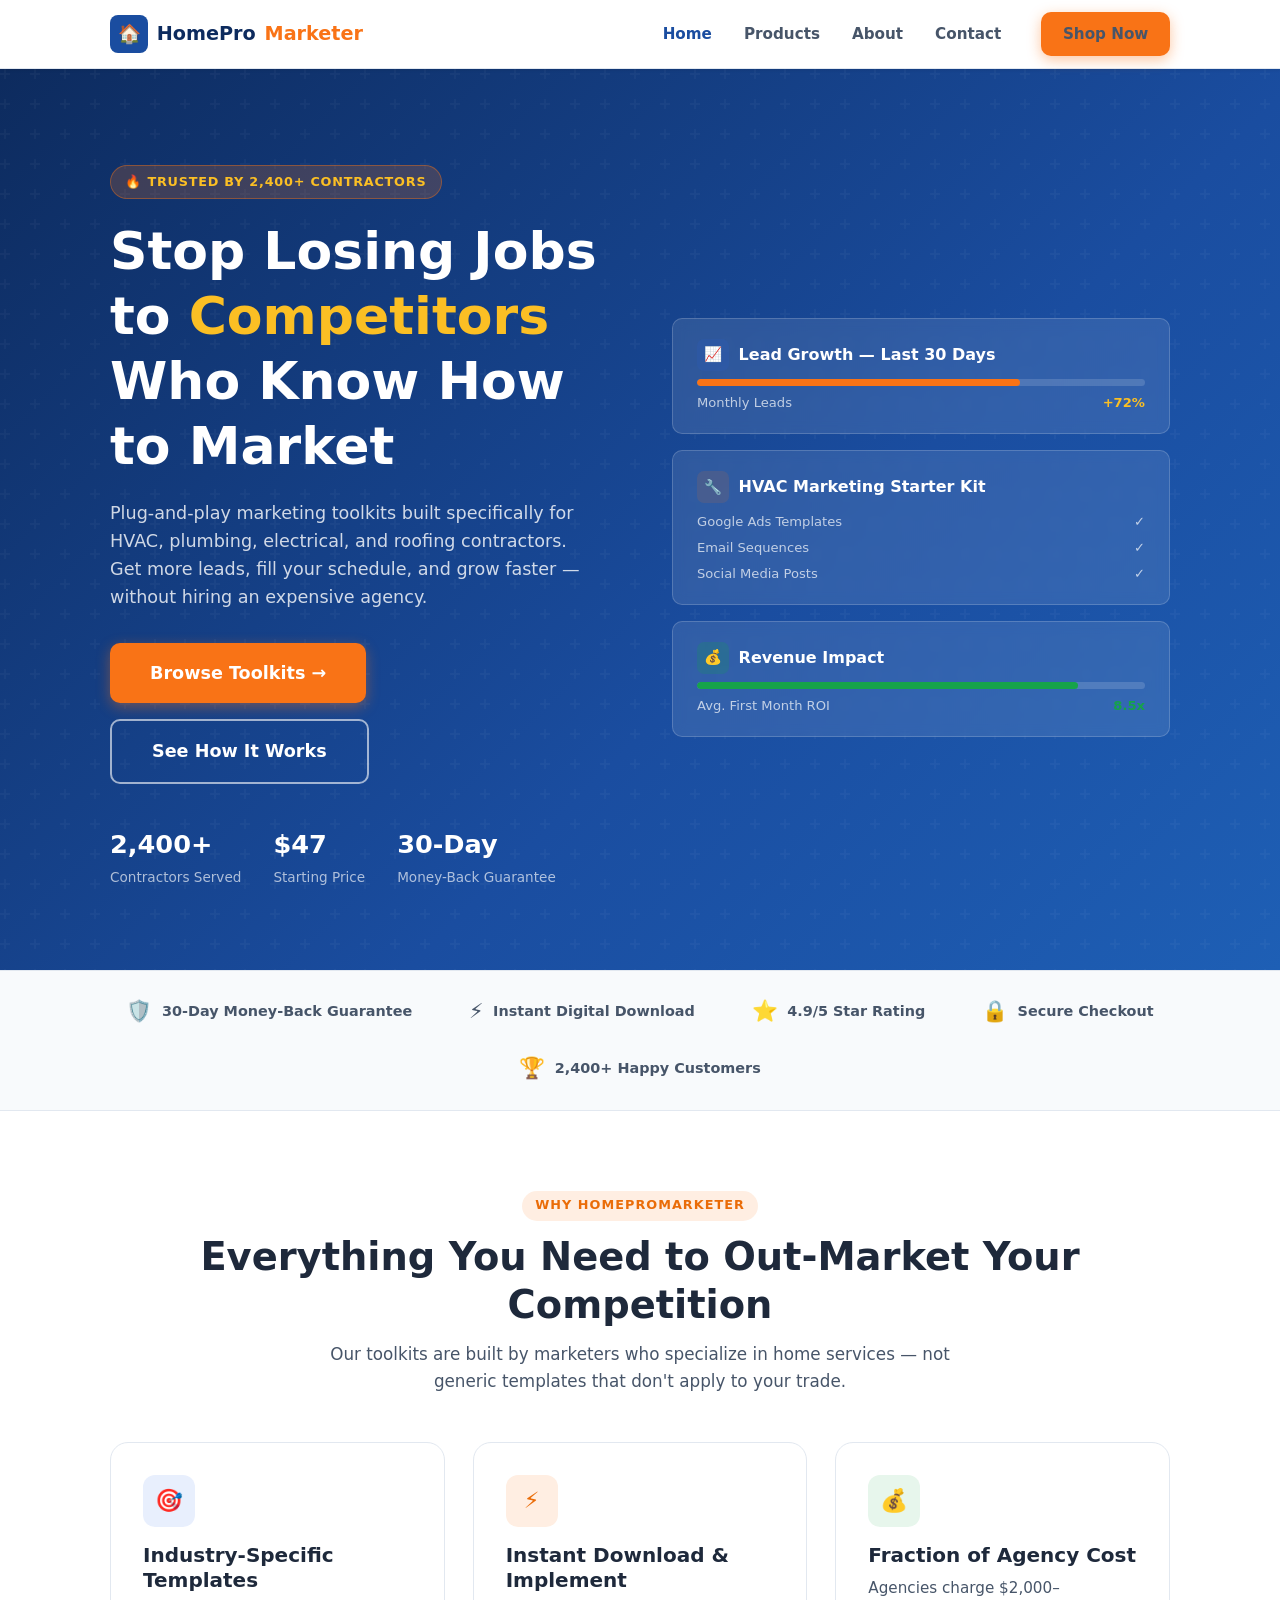
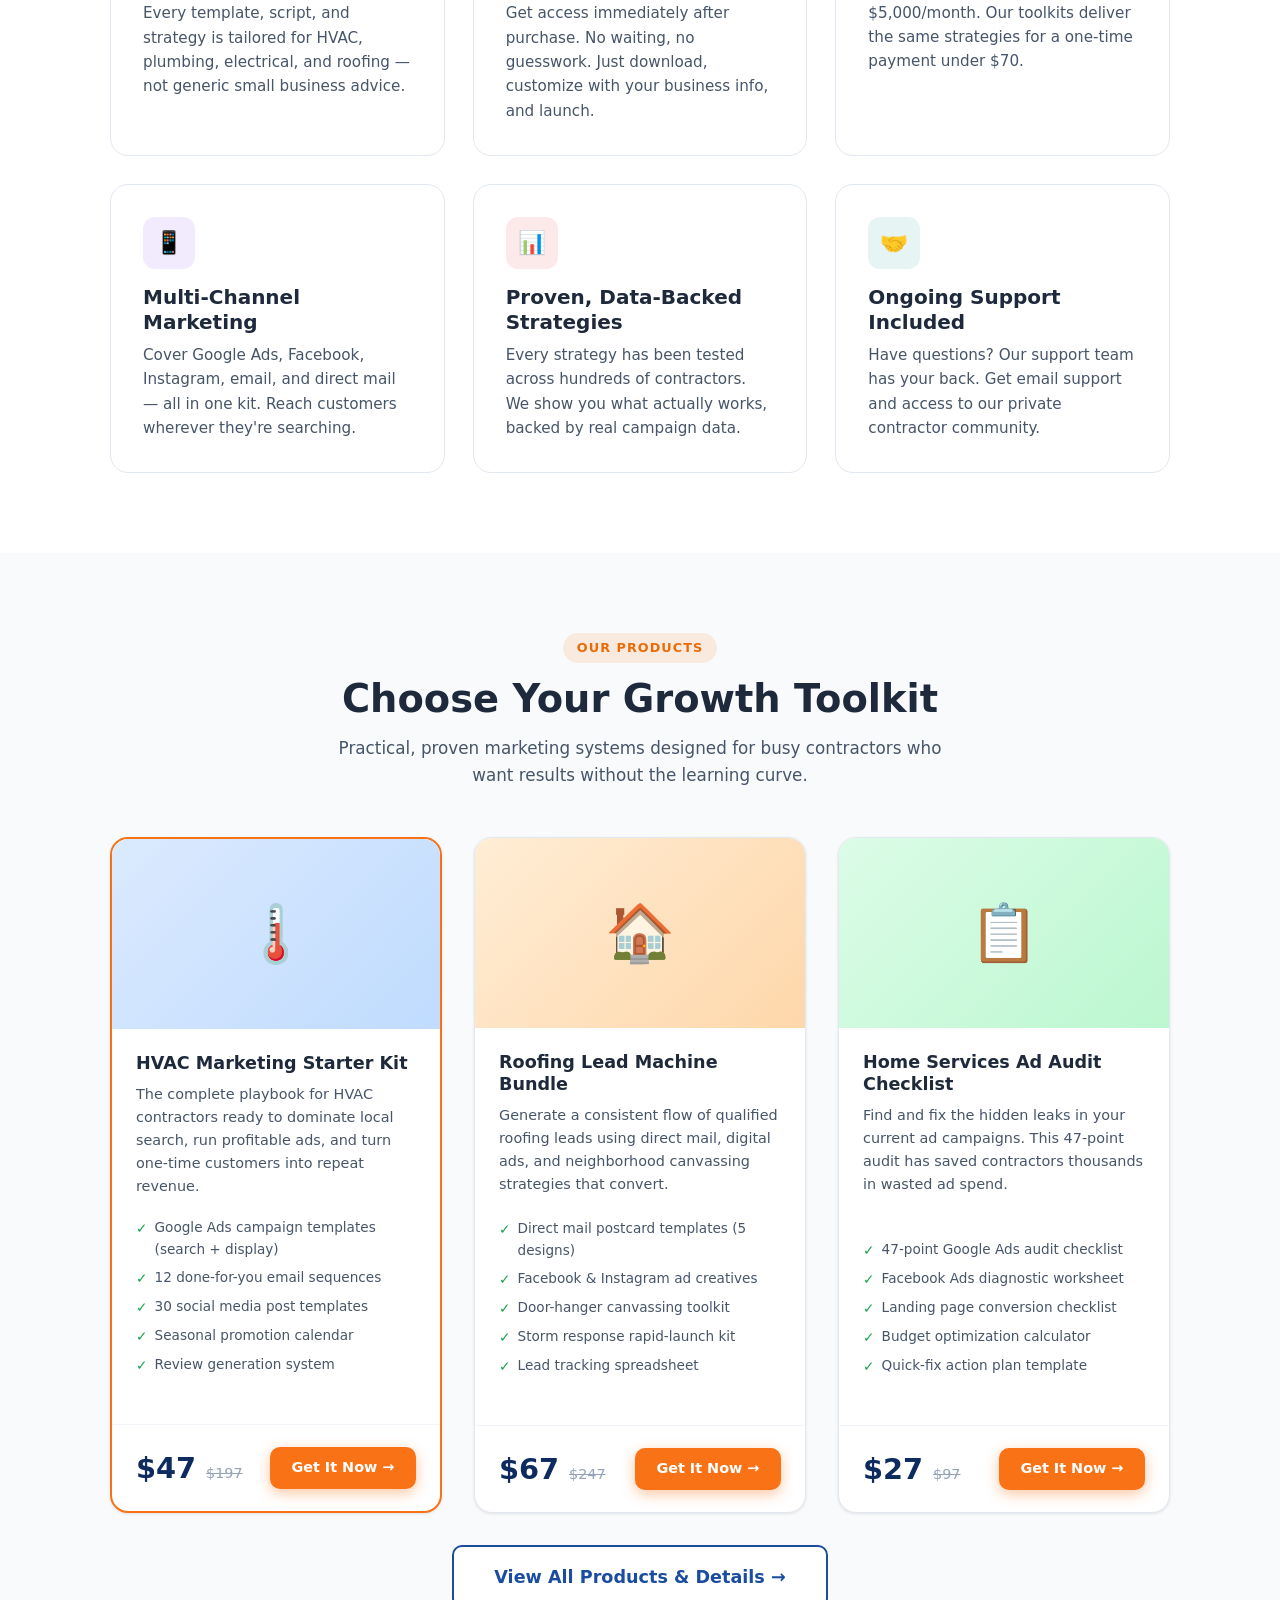
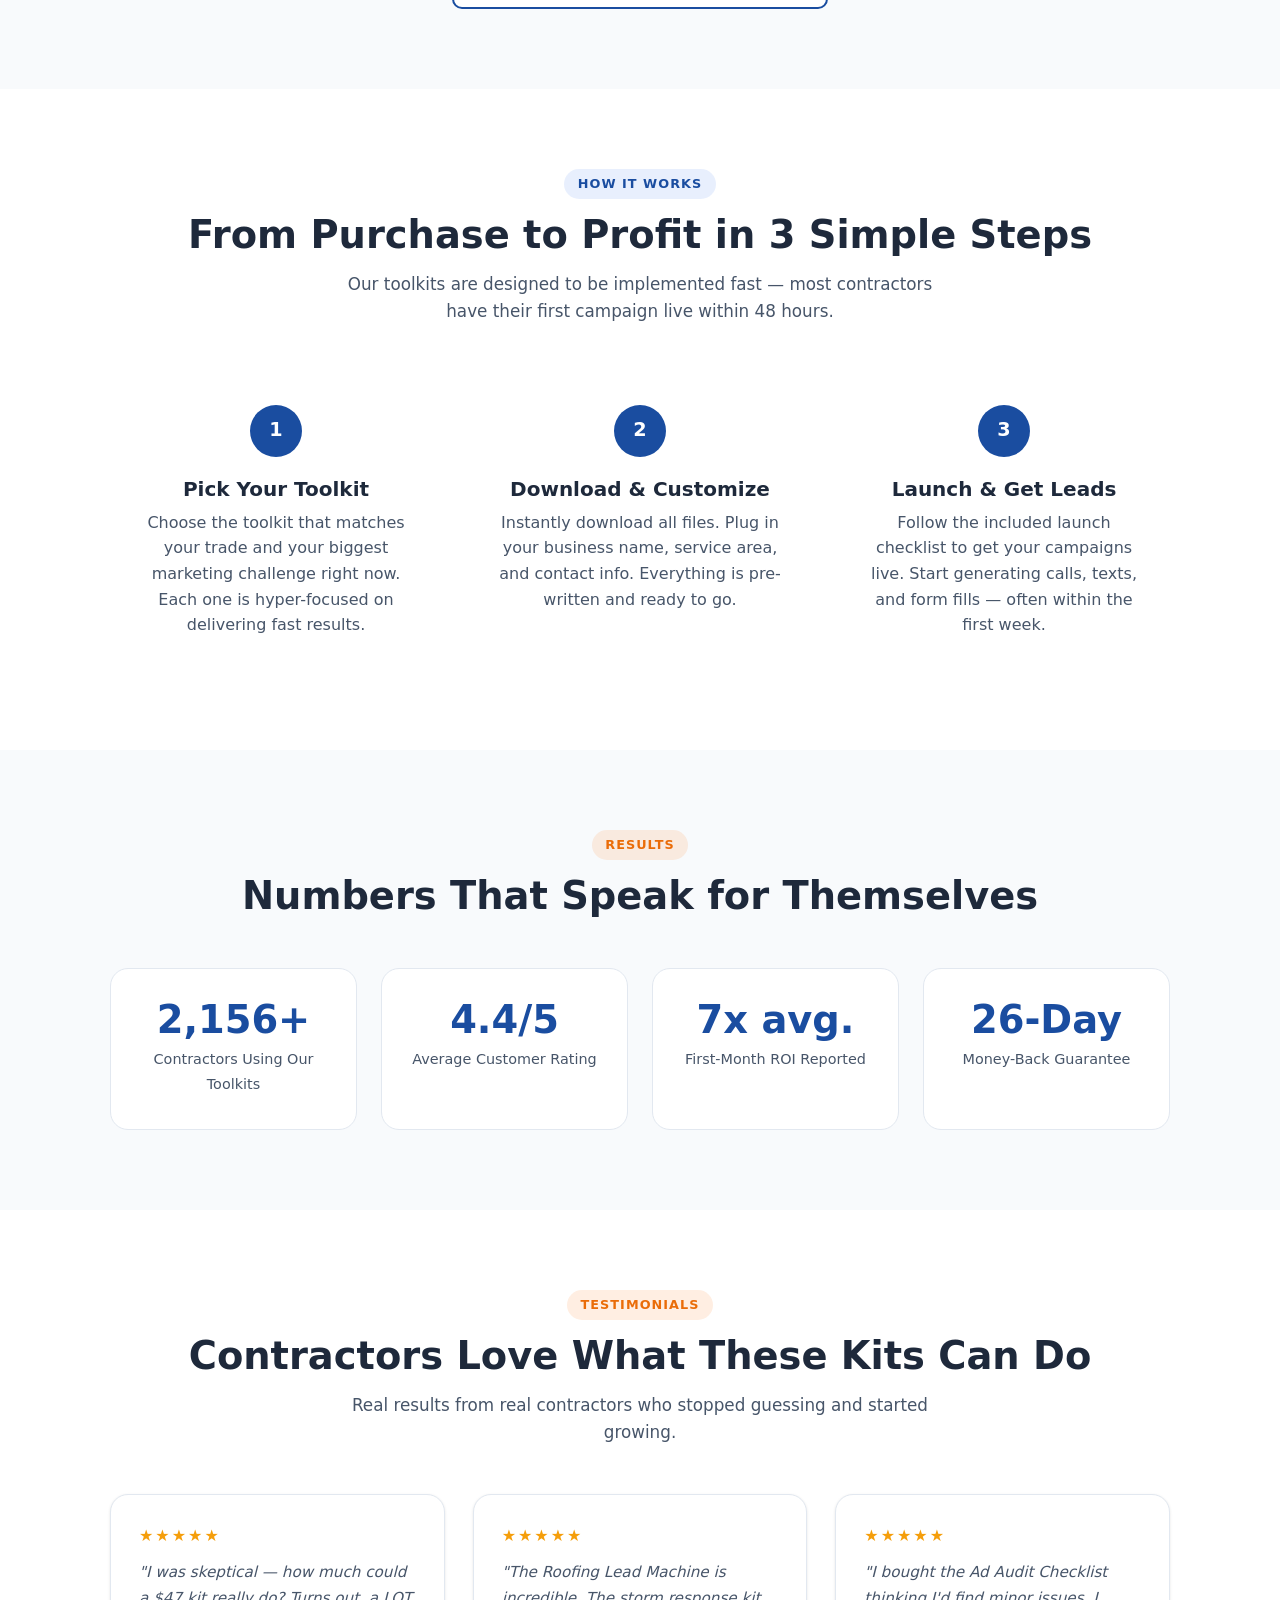
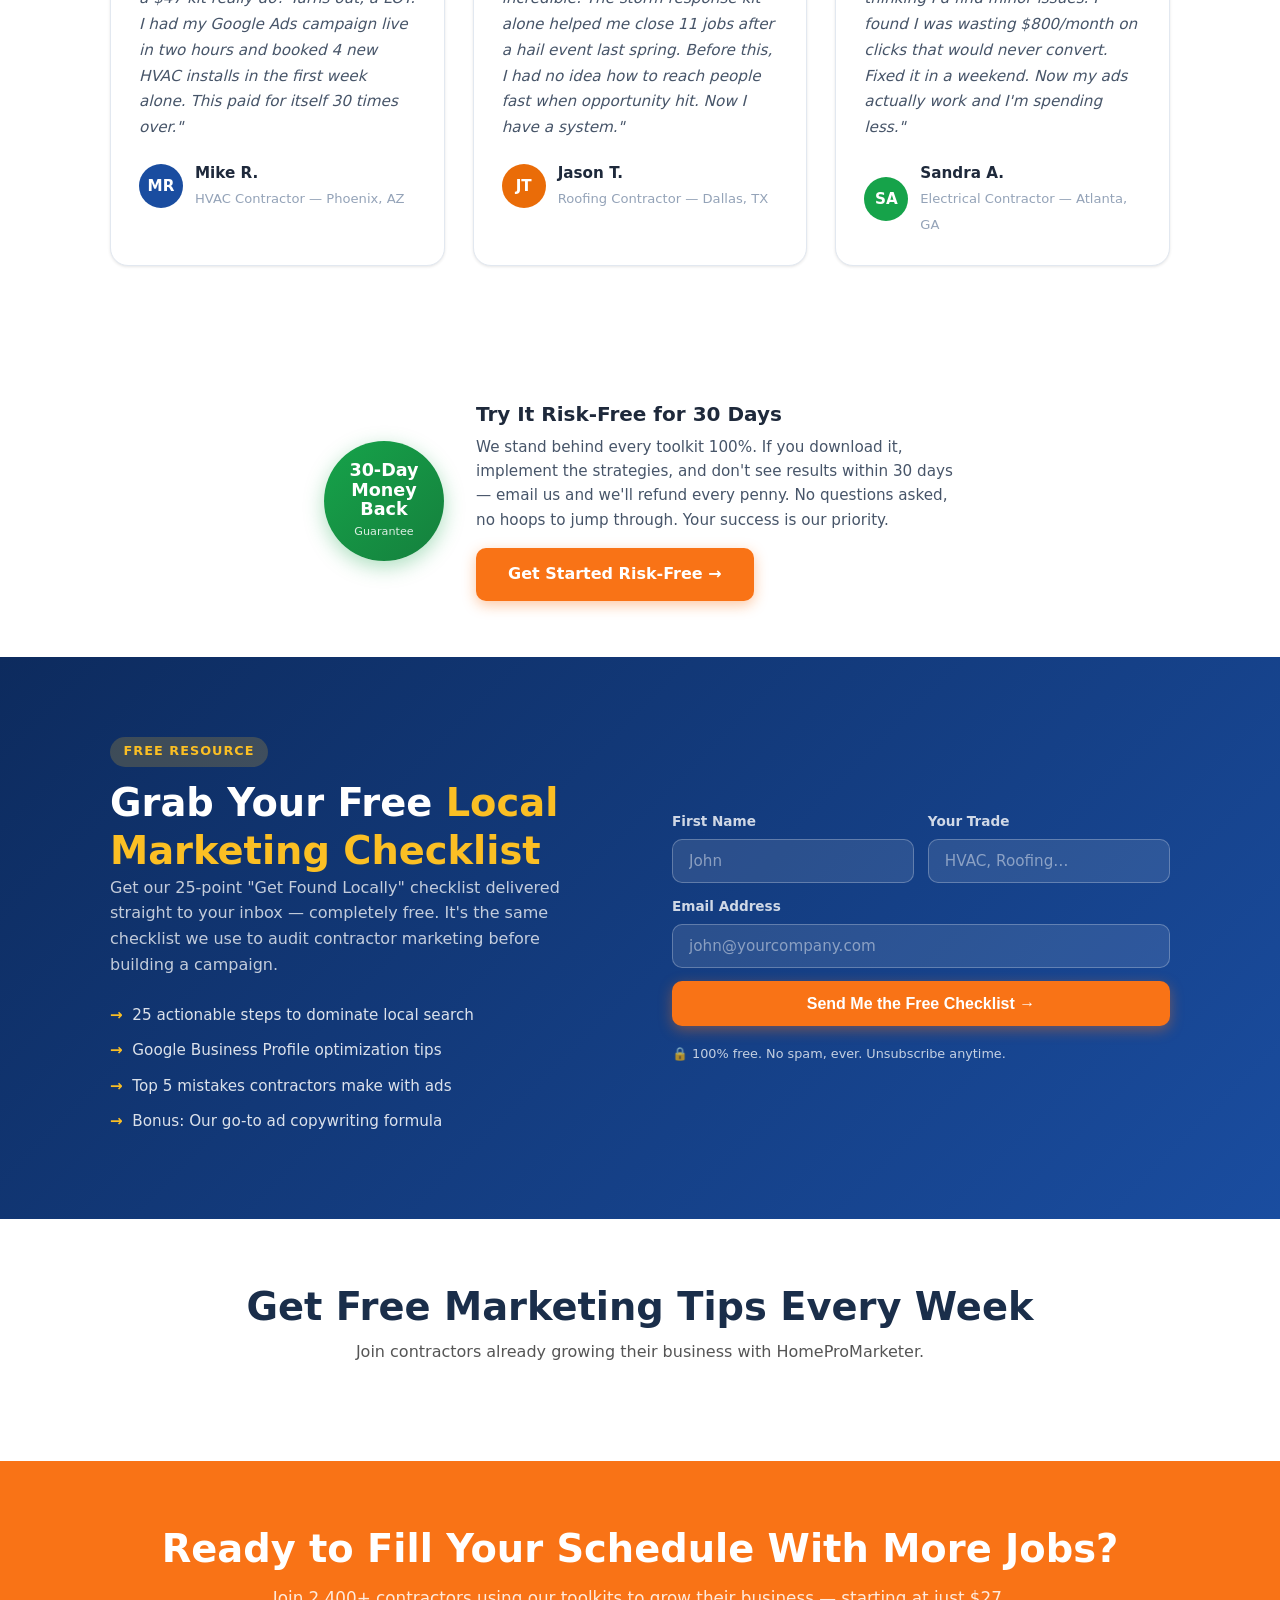
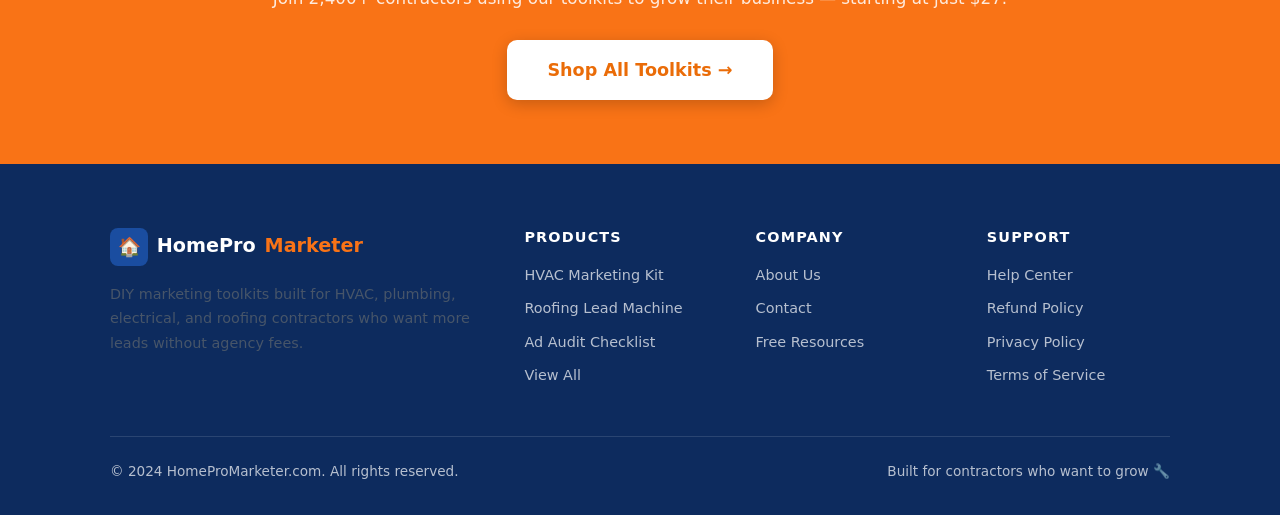
<file: index.html>
<!DOCTYPE html>
<html lang="en">
<head>
  <meta charset="UTF-8" />
  <meta name="viewport" content="width=device-width, initial-scale=1.0" />
  <title>HomeProMarketer.com — DIY Marketing Toolkits for Home Service Contractors</title>
  <meta name="description" content="Done-for-you marketing toolkits for HVAC, plumbing, electrical, and roofing contractors. Get more leads, fill your schedule, and grow your business." />
  <link rel="stylesheet" href="styles.css" />
  <!-- Google tag (gtag.js) -->
  <script async src="https://www.googletagmanager.com/gtag/js?id=G-1F3MPSVVSH"></script>
  <script>
    window.dataLayer = window.dataLayer || [];
    function gtag(){dataLayer.push(arguments);}
    gtag('js', new Date());
    gtag('config', 'G-1F3MPSVVSH');
  </script>
</head>
<body>

<!-- ===== NAVBAR ===== -->
<nav class="navbar">
  <div class="container">
    <div class="navbar-inner">
      <a href="index.html" class="logo">
        <div class="logo-icon">🏠</div>
        HomePro<span>Marketer</span>
      </a>
      <ul class="nav-links">
        <li><a href="index.html" class="active">Home</a></li>
        <li><a href="products.html">Products</a></li>
        <li><a href="about.html">About</a></li>
        <li><a href="contact.html">Contact</a></li>
        <li><a href="products.html" class="btn btn-primary btn-sm nav-cta">Shop Now</a></li>
      </ul>
      <button class="hamburger" id="hamburger" aria-label="Toggle menu" aria-expanded="false">
        <span></span><span></span><span></span>
      </button>
    </div>
  </div>
  <div class="mobile-nav" id="mobileNav">
    <a href="index.html">Home</a>
    <a href="products.html">Products</a>
    <a href="about.html">About</a>
    <a href="contact.html">Contact</a>
    <a href="products.html" class="btn btn-primary" style="margin-top:.5rem;text-align:center;">Shop Now</a>
  </div>
</nav>

<!-- ===== HERO ===== -->
<section class="hero">
  <div class="container">
    <div class="hero-inner">
      <div class="hero-content">
        <div class="hero-badge">🔥 Trusted by 2,400+ Contractors</div>
        <h1>Stop Losing Jobs to <span>Competitors</span> Who Know How to Market</h1>
        <p class="hero-sub">Plug-and-play marketing toolkits built specifically for HVAC, plumbing, electrical, and roofing contractors. Get more leads, fill your schedule, and grow faster — without hiring an expensive agency.</p>
        <div class="hero-actions">
          <a href="products.html" class="btn btn-primary btn-lg">Browse Toolkits →</a>
          <a href="#how-it-works" class="btn btn-outline-white btn-lg">See How It Works</a>
        </div>
        <div class="hero-stats">
          <div class="hero-stat">
            <strong>2,400+</strong>
            <span>Contractors Served</span>
          </div>
          <div class="hero-stat">
            <strong>$47</strong>
            <span>Starting Price</span>
          </div>
          <div class="hero-stat">
            <strong>30-Day</strong>
            <span>Money-Back Guarantee</span>
          </div>
        </div>
      </div>
      <div class="hero-visual">
        <div class="mock-card">
          <div class="mock-card-header">
            <div class="mock-icon icon-blue">📈</div>
            Lead Growth — Last 30 Days
          </div>
          <div class="mock-bar"><div class="mock-bar-fill" style="width:72%"></div></div>
          <div class="mock-row"><span>Monthly Leads</span><span style="color:#fbbf24;font-weight:700;">+72%</span></div>
        </div>
        <div class="mock-card">
          <div class="mock-card-header">
            <div class="mock-icon icon-orange">🔧</div>
            HVAC Marketing Starter Kit
          </div>
          <div class="mock-row"><span>Google Ads Templates</span><span>✓</span></div>
          <div class="mock-row"><span>Email Sequences</span><span>✓</span></div>
          <div class="mock-row"><span>Social Media Posts</span><span>✓</span></div>
        </div>
        <div class="mock-card">
          <div class="mock-card-header">
            <div class="mock-icon" style="background:rgba(22,163,74,.2);color:#16a34a;">💰</div>
            Revenue Impact
          </div>
          <div class="mock-bar"><div class="mock-bar-fill" style="width:85%;background:#16a34a;"></div></div>
          <div class="mock-row"><span>Avg. First Month ROI</span><span style="color:#16a34a;font-weight:700;">8.5x</span></div>
        </div>
      </div>
    </div>
  </div>
</section>

<!-- ===== TRUST BAR ===== -->
<div class="trust-bar">
  <div class="container">
    <div class="trust-bar-inner">
      <div class="trust-item"><span class="trust-item-icon">🛡️</span> 30-Day Money-Back Guarantee</div>
      <div class="trust-item"><span class="trust-item-icon">⚡</span> Instant Digital Download</div>
      <div class="trust-item"><span class="trust-item-icon">⭐</span> 4.9/5 Star Rating</div>
      <div class="trust-item"><span class="trust-item-icon">🔒</span> Secure Checkout</div>
      <div class="trust-item"><span class="trust-item-icon">🏆</span> 2,400+ Happy Customers</div>
    </div>
  </div>
</div>

<!-- ===== VALUE PROPS ===== -->
<section class="section">
  <div class="container">
    <div class="text-center">
      <span class="section-label">Why HomeProMarketer</span>
      <h2 class="section-title">Everything You Need to Out-Market Your Competition</h2>
      <p class="section-sub">Our toolkits are built by marketers who specialize in home services — not generic templates that don't apply to your trade.</p>
    </div>
    <div class="features-grid">
      <div class="feature-card">
        <div class="feature-icon icon-blue">🎯</div>
        <h3>Industry-Specific Templates</h3>
        <p>Every template, script, and strategy is tailored for HVAC, plumbing, electrical, and roofing — not generic small business advice.</p>
      </div>
      <div class="feature-card">
        <div class="feature-icon icon-orange">⚡</div>
        <h3>Instant Download & Implement</h3>
        <p>Get access immediately after purchase. No waiting, no guesswork. Just download, customize with your business info, and launch.</p>
      </div>
      <div class="feature-card">
        <div class="feature-icon icon-green">💰</div>
        <h3>Fraction of Agency Cost</h3>
        <p>Agencies charge $2,000–$5,000/month. Our toolkits deliver the same strategies for a one-time payment under $70.</p>
      </div>
      <div class="feature-card">
        <div class="feature-icon icon-purple">📱</div>
        <h3>Multi-Channel Marketing</h3>
        <p>Cover Google Ads, Facebook, Instagram, email, and direct mail — all in one kit. Reach customers wherever they're searching.</p>
      </div>
      <div class="feature-card">
        <div class="feature-icon icon-red">📊</div>
        <h3>Proven, Data-Backed Strategies</h3>
        <p>Every strategy has been tested across hundreds of contractors. We show you what actually works, backed by real campaign data.</p>
      </div>
      <div class="feature-card">
        <div class="feature-icon icon-teal">🤝</div>
        <h3>Ongoing Support Included</h3>
        <p>Have questions? Our support team has your back. Get email support and access to our private contractor community.</p>
      </div>
    </div>
  </div>
</section>

<!-- ===== PRODUCT PREVIEWS ===== -->
<section class="section section-alt">
  <div class="container">
    <div class="text-center">
      <span class="section-label">Our Products</span>
      <h2 class="section-title">Choose Your Growth Toolkit</h2>
      <p class="section-sub">Practical, proven marketing systems designed for busy contractors who want results without the learning curve.</p>
    </div>
    <div class="products-grid">

      <!-- Product 1 -->
      <div class="product-card featured">
        <div class="product-badge">Best Seller</div>
        <div class="product-img hvac">🌡️</div>
        <div class="product-body">
          <h3>HVAC Marketing Starter Kit</h3>
          <p>The complete playbook for HVAC contractors ready to dominate local search, run profitable ads, and turn one-time customers into repeat revenue.</p>
          <ul class="product-includes">
            <li>Google Ads campaign templates (search + display)</li>
            <li>12 done-for-you email sequences</li>
            <li>30 social media post templates</li>
            <li>Seasonal promotion calendar</li>
            <li>Review generation system</li>
          </ul>
        </div>
        <div class="product-footer">
          <div>
            <span class="price">$47</span>
            <span class="price-orig">$197</span>
          </div>
          <a href="https://payhip.com/b/t26ZE" target="_blank" rel="noopener noreferrer" class="btn btn-primary btn-sm">Get It Now →</a>
        </div>
      </div>

      <!-- Product 2 -->
      <div class="product-card">
        <div class="product-img roofing">🏠</div>
        <div class="product-body">
          <h3>Roofing Lead Machine Bundle</h3>
          <p>Generate a consistent flow of qualified roofing leads using direct mail, digital ads, and neighborhood canvassing strategies that convert.</p>
          <ul class="product-includes">
            <li>Direct mail postcard templates (5 designs)</li>
            <li>Facebook & Instagram ad creatives</li>
            <li>Door-hanger canvassing toolkit</li>
            <li>Storm response rapid-launch kit</li>
            <li>Lead tracking spreadsheet</li>
          </ul>
        </div>
        <div class="product-footer">
          <div>
            <span class="price">$67</span>
            <span class="price-orig">$247</span>
          </div>
          <a href="https://payhip.com/b/i1Bp8" target="_blank" rel="noopener noreferrer" class="btn btn-primary btn-sm">Get It Now →</a>
        </div>
      </div>

      <!-- Product 3 -->
      <div class="product-card">
        <div class="product-img audit">📋</div>
        <div class="product-body">
          <h3>Home Services Ad Audit Checklist</h3>
          <p>Find and fix the hidden leaks in your current ad campaigns. This 47-point audit has saved contractors thousands in wasted ad spend.</p>
          <ul class="product-includes">
            <li>47-point Google Ads audit checklist</li>
            <li>Facebook Ads diagnostic worksheet</li>
            <li>Landing page conversion checklist</li>
            <li>Budget optimization calculator</li>
            <li>Quick-fix action plan template</li>
          </ul>
        </div>
        <div class="product-footer">
          <div>
            <span class="price">$27</span>
            <span class="price-orig">$97</span>
          </div>
          <a href="https://payhip.com/b/T4YGK" target="_blank" rel="noopener noreferrer" class="btn btn-primary btn-sm">Get It Now →</a>
        </div>
      </div>

    </div>
    <div class="text-center mt-4">
      <a href="products.html" class="btn btn-secondary btn-lg">View All Products & Details →</a>
    </div>
  </div>
</section>

<!-- ===== HOW IT WORKS ===== -->
<section class="section" id="how-it-works">
  <div class="container">
    <div class="text-center">
      <span class="section-label blue">How It Works</span>
      <h2 class="section-title">From Purchase to Profit in 3 Simple Steps</h2>
      <p class="section-sub">Our toolkits are designed to be implemented fast — most contractors have their first campaign live within 48 hours.</p>
    </div>
    <div class="steps-grid">
      <div class="step-card">
        <div class="step-num">1</div>
        <h3>Pick Your Toolkit</h3>
        <p>Choose the toolkit that matches your trade and your biggest marketing challenge right now. Each one is hyper-focused on delivering fast results.</p>
      </div>
      <div class="step-card">
        <div class="step-num">2</div>
        <h3>Download & Customize</h3>
        <p>Instantly download all files. Plug in your business name, service area, and contact info. Everything is pre-written and ready to go.</p>
      </div>
      <div class="step-card">
        <div class="step-num">3</div>
        <h3>Launch & Get Leads</h3>
        <p>Follow the included launch checklist to get your campaigns live. Start generating calls, texts, and form fills — often within the first week.</p>
      </div>
    </div>
  </div>
</section>

<!-- ===== STATS ===== -->
<section class="section section-alt">
  <div class="container">
    <div class="text-center">
      <span class="section-label">Results</span>
      <h2 class="section-title">Numbers That Speak for Themselves</h2>
    </div>
    <div class="stats-row">
      <div class="stat-box">
        <strong data-count="2400" data-suffix="+">2,400+</strong>
        <span>Contractors Using Our Toolkits</span>
      </div>
      <div class="stat-box">
        <strong data-count="4.9" data-suffix="/5">4.9/5</strong>
        <span>Average Customer Rating</span>
      </div>
      <div class="stat-box">
        <strong data-count="8" data-suffix="x avg.">8x avg.</strong>
        <span>First-Month ROI Reported</span>
      </div>
      <div class="stat-box">
        <strong data-count="30" data-suffix="-Day">30-Day</strong>
        <span>Money-Back Guarantee</span>
      </div>
    </div>
  </div>
</section>

<!-- ===== TESTIMONIALS ===== -->
<section class="section">
  <div class="container">
    <div class="text-center">
      <span class="section-label">Testimonials</span>
      <h2 class="section-title">Contractors Love What These Kits Can Do</h2>
      <p class="section-sub">Real results from real contractors who stopped guessing and started growing.</p>
    </div>
    <div class="testimonials-grid">
      <div class="testimonial-card">
        <div class="stars">★★★★★</div>
        <p class="testimonial-text">"I was skeptical — how much could a $47 kit really do? Turns out, a LOT. I had my Google Ads campaign live in two hours and booked 4 new HVAC installs in the first week alone. This paid for itself 30 times over."</p>
        <div class="testimonial-author">
          <div class="author-avatar" style="background:#1a4da0;">MR</div>
          <div class="author-info">
            <strong>Mike R.</strong>
            <span>HVAC Contractor — Phoenix, AZ</span>
          </div>
        </div>
      </div>
      <div class="testimonial-card">
        <div class="stars">★★★★★</div>
        <p class="testimonial-text">"The Roofing Lead Machine is incredible. The storm response kit alone helped me close 11 jobs after a hail event last spring. Before this, I had no idea how to reach people fast when opportunity hit. Now I have a system."</p>
        <div class="testimonial-author">
          <div class="author-avatar" style="background:#ea6c08;">JT</div>
          <div class="author-info">
            <strong>Jason T.</strong>
            <span>Roofing Contractor — Dallas, TX</span>
          </div>
        </div>
      </div>
      <div class="testimonial-card">
        <div class="stars">★★★★★</div>
        <p class="testimonial-text">"I bought the Ad Audit Checklist thinking I'd find minor issues. I found I was wasting $800/month on clicks that would never convert. Fixed it in a weekend. Now my ads actually work and I'm spending less."</p>
        <div class="testimonial-author">
          <div class="author-avatar" style="background:#16a34a;">SA</div>
          <div class="author-info">
            <strong>Sandra A.</strong>
            <span>Electrical Contractor — Atlanta, GA</span>
          </div>
        </div>
      </div>
    </div>
  </div>
</section>

<!-- ===== GUARANTEE ===== -->
<section class="guarantee-section">
  <div class="container">
    <div class="guarantee-inner">
      <div class="guarantee-badge">
        <strong>30-Day<br>Money<br>Back</strong>
        <span>Guarantee</span>
      </div>
      <div class="guarantee-text">
        <h3>Try It Risk-Free for 30 Days</h3>
        <p>We stand behind every toolkit 100%. If you download it, implement the strategies, and don't see results within 30 days — email us and we'll refund every penny. No questions asked, no hoops to jump through. Your success is our priority.</p>
        <a href="products.html" class="btn btn-primary mt-2">Get Started Risk-Free →</a>
      </div>
    </div>
  </div>
</section>

<!-- ===== EMAIL CAPTURE ===== -->
<section class="email-capture" id="free-guide">
  <div class="container">
    <div class="email-capture-inner">
      <div>
        <span class="section-label" style="background:rgba(251,191,36,.2);color:#fbbf24;">Free Resource</span>
        <h2>Grab Your Free <span>Local Marketing Checklist</span></h2>
        <p>Get our 25-point "Get Found Locally" checklist delivered straight to your inbox — completely free. It's the same checklist we use to audit contractor marketing before building a campaign.</p>
        <ul class="email-perks">
          <li>25 actionable steps to dominate local search</li>
          <li>Google Business Profile optimization tips</li>
          <li>Top 5 mistakes contractors make with ads</li>
          <li>Bonus: Our go-to ad copywriting formula</li>
        </ul>
      </div>
      <form class="email-form" id="emailCaptureForm" novalidate>
        <div class="form-row">
          <div class="form-group">
            <label for="firstName">First Name</label>
            <input type="text" id="firstName" name="firstName" placeholder="John" required />
          </div>
          <div class="form-group">
            <label for="trade">Your Trade</label>
            <input type="text" id="trade" name="trade" placeholder="HVAC, Roofing…" />
          </div>
        </div>
        <div class="form-group">
          <label for="emailCapture">Email Address</label>
          <input type="email" id="emailCapture" name="email" placeholder="john@yourcompany.com" required />
        </div>
        <button type="submit" class="btn btn-primary">Send Me the Free Checklist →</button>
        <p class="form-note">🔒 100% free. No spam, ever. Unsubscribe anytime.</p>
      </form>
    </div>
  </div>
</section>

<!-- ===== EMAILOCTOPUS SIGNUP ===== -->
<section style="background:#ffffff;padding:4rem 0;text-align:center;">
  <div class="container">
    <h2 style="color:#1a2e4a;margin-bottom:0.5rem;">Get Free Marketing Tips Every Week</h2>
    <p style="color:#555555;margin-bottom:2rem;">Join contractors already growing their business with HomeProMarketer.</p>
    <style>
#emailoctopus-form-wrapper,
#emailoctopus-form-wrapper *,
[id*="emailoctopus"],
[id*="emailoctopus"] *,
[class*="emailoctopus"],
[class*="emailoctopus"] * {
  color: #ffffff !important;
  text-align: center !important;
}
[id*="emailoctopus"] input,
[class*="emailoctopus"] input {
  color: #333333 !important;
  text-align: left !important;
  background-color: #ffffff !important;
}
[id*="emailoctopus"] button,
[class*="emailoctopus"] button {
  background-color: #f97316 !important;
  color: #ffffff !important;
}
[id*="emailoctopus"] form,
[class*="emailoctopus"] form {
  max-width: 600px !important;
  margin: 0 auto !important;
}
</style>
    <div style="max-width: 600px; margin: 0 auto; text-align: center;">
      <script async src="https://eocampaign1.com/form/e414008c-2f94-11f1-a9ed-95e27bb275fe.js" data-form="e414008c-2f94-11f1-a9ed-95e27bb275fe"></script>
    </div>
  </div>
</section>

<!-- ===== CTA BANNER ===== -->
<section class="cta-banner">
  <div class="container">
    <h2>Ready to Fill Your Schedule With More Jobs?</h2>
    <p>Join 2,400+ contractors using our toolkits to grow their business — starting at just $27.</p>
    <a href="products.html" class="btn btn-primary btn-lg">Shop All Toolkits →</a>
  </div>
</section>

<!-- ===== FOOTER ===== -->
<footer class="footer">
  <div class="container">
    <div class="footer-grid">
      <div class="footer-brand">
        <a href="index.html" class="logo" style="color:white;">
          <div class="logo-icon">🏠</div>
          HomePro<span>Marketer</span>
        </a>
        <p style="margin-top:1rem;">DIY marketing toolkits built for HVAC, plumbing, electrical, and roofing contractors who want more leads without agency fees.</p>
      </div>
      <div>
        <h4>Products</h4>
        <ul>
          <li><a href="products.html#hvac">HVAC Marketing Kit</a></li>
          <li><a href="products.html#roofing">Roofing Lead Machine</a></li>
          <li><a href="products.html#audit">Ad Audit Checklist</a></li>
          <li><a href="products.html">View All</a></li>
        </ul>
      </div>
      <div>
        <h4>Company</h4>
        <ul>
          <li><a href="about.html">About Us</a></li>
          <li><a href="contact.html">Contact</a></li>
          <li><a href="#free-guide">Free Resources</a></li>
        </ul>
      </div>
      <div>
        <h4>Support</h4>
        <ul>
          <li><a href="contact.html">Help Center</a></li>
          <li><a href="contact.html">Refund Policy</a></li>
          <li><a href="contact.html">Privacy Policy</a></li>
          <li><a href="contact.html">Terms of Service</a></li>
        </ul>
      </div>
    </div>
    <div class="footer-bottom">
      <span>© 2024 HomeProMarketer.com. All rights reserved.</span>
      <span>Built for contractors who want to grow 🔧</span>
    </div>
  </div>
</footer>

<script src="script.js"></script>
<script>
setTimeout(function() {
  var allEls = document.querySelectorAll('[id*="emailoctopus"] *:not(input):not(button), [class*="emailoctopus"] *:not(input):not(button)');
  allEls.forEach(function(el) {
    el.style.setProperty('color', '#ffffff', 'important');
    el.style.setProperty('text-align', 'center', 'important');
  });
  var form = document.querySelector('[id*="emailoctopus"] form, [class*="emailoctopus"] form');
  if(form) {
    form.style.setProperty('max-width', '600px', 'important');
    form.style.setProperty('margin', '0 auto', 'important');
  }
}, 2000);
</script>
</body>
</html>
</file>
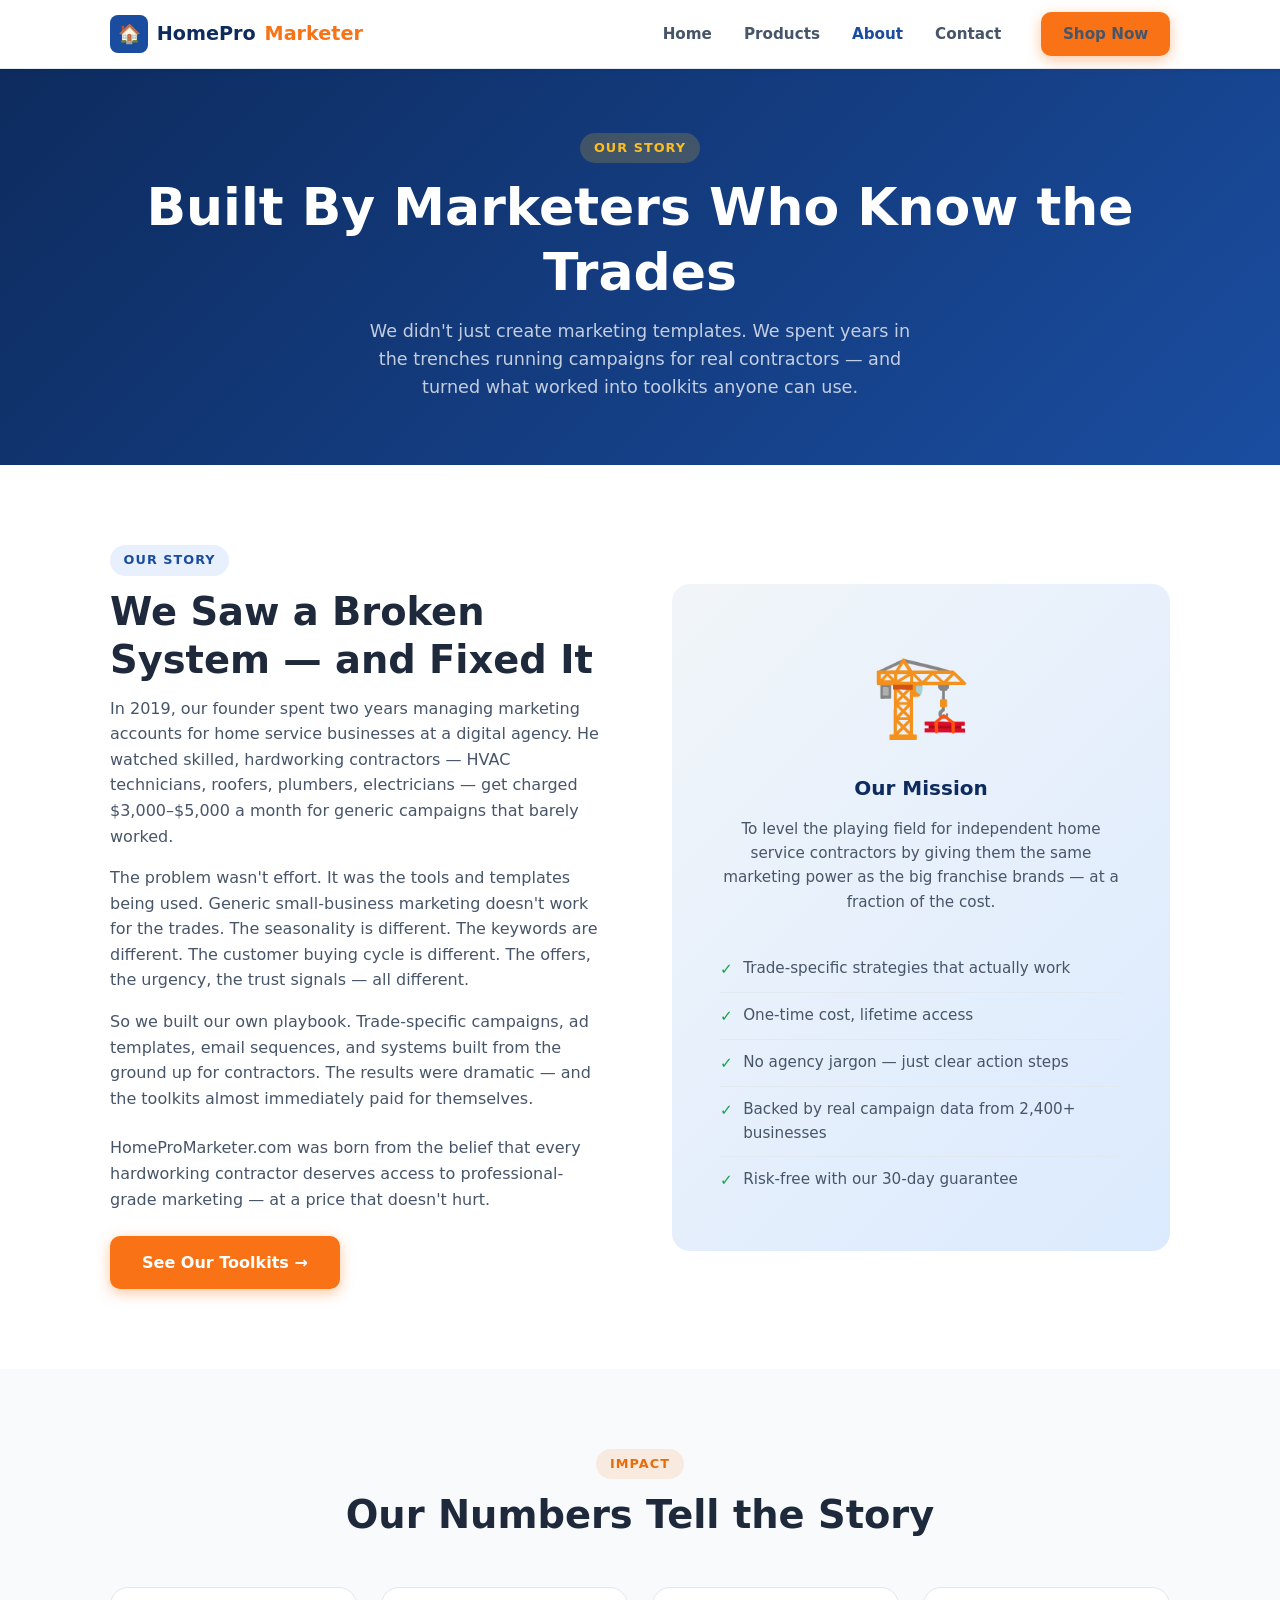
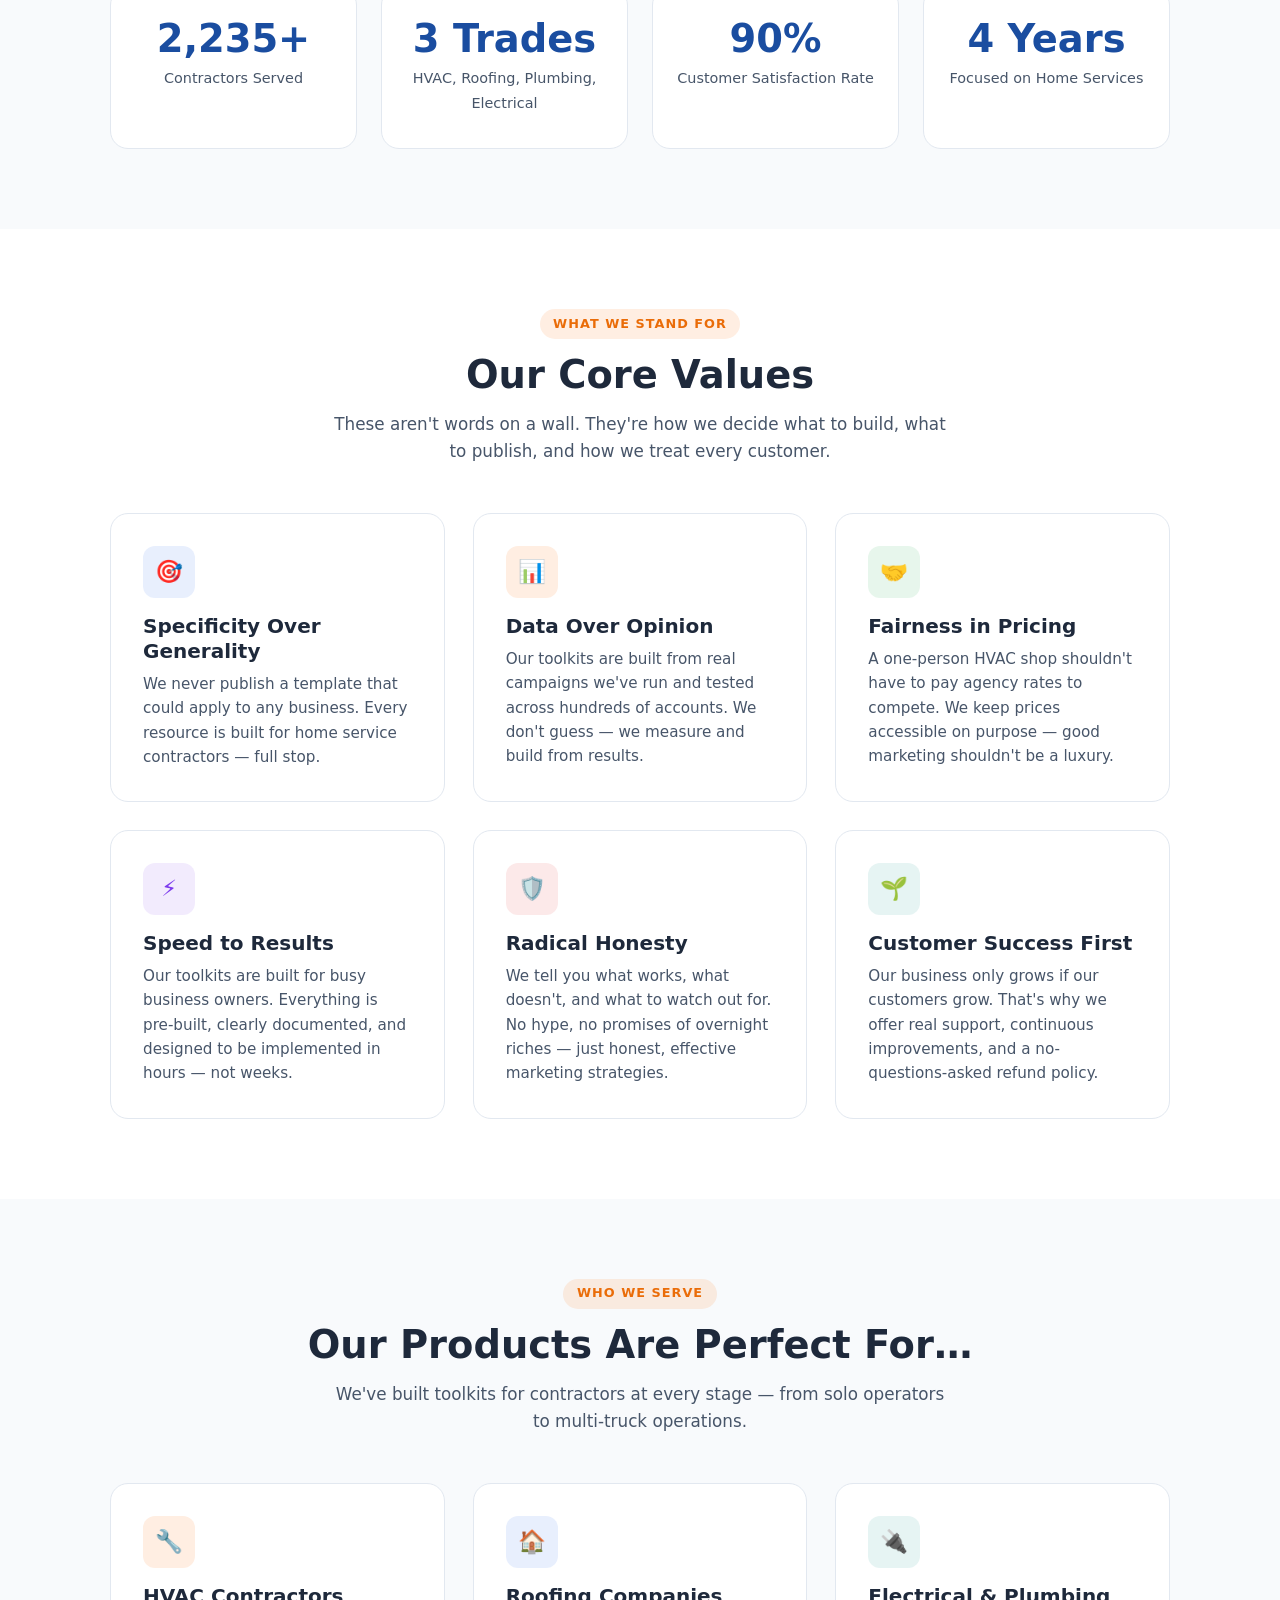
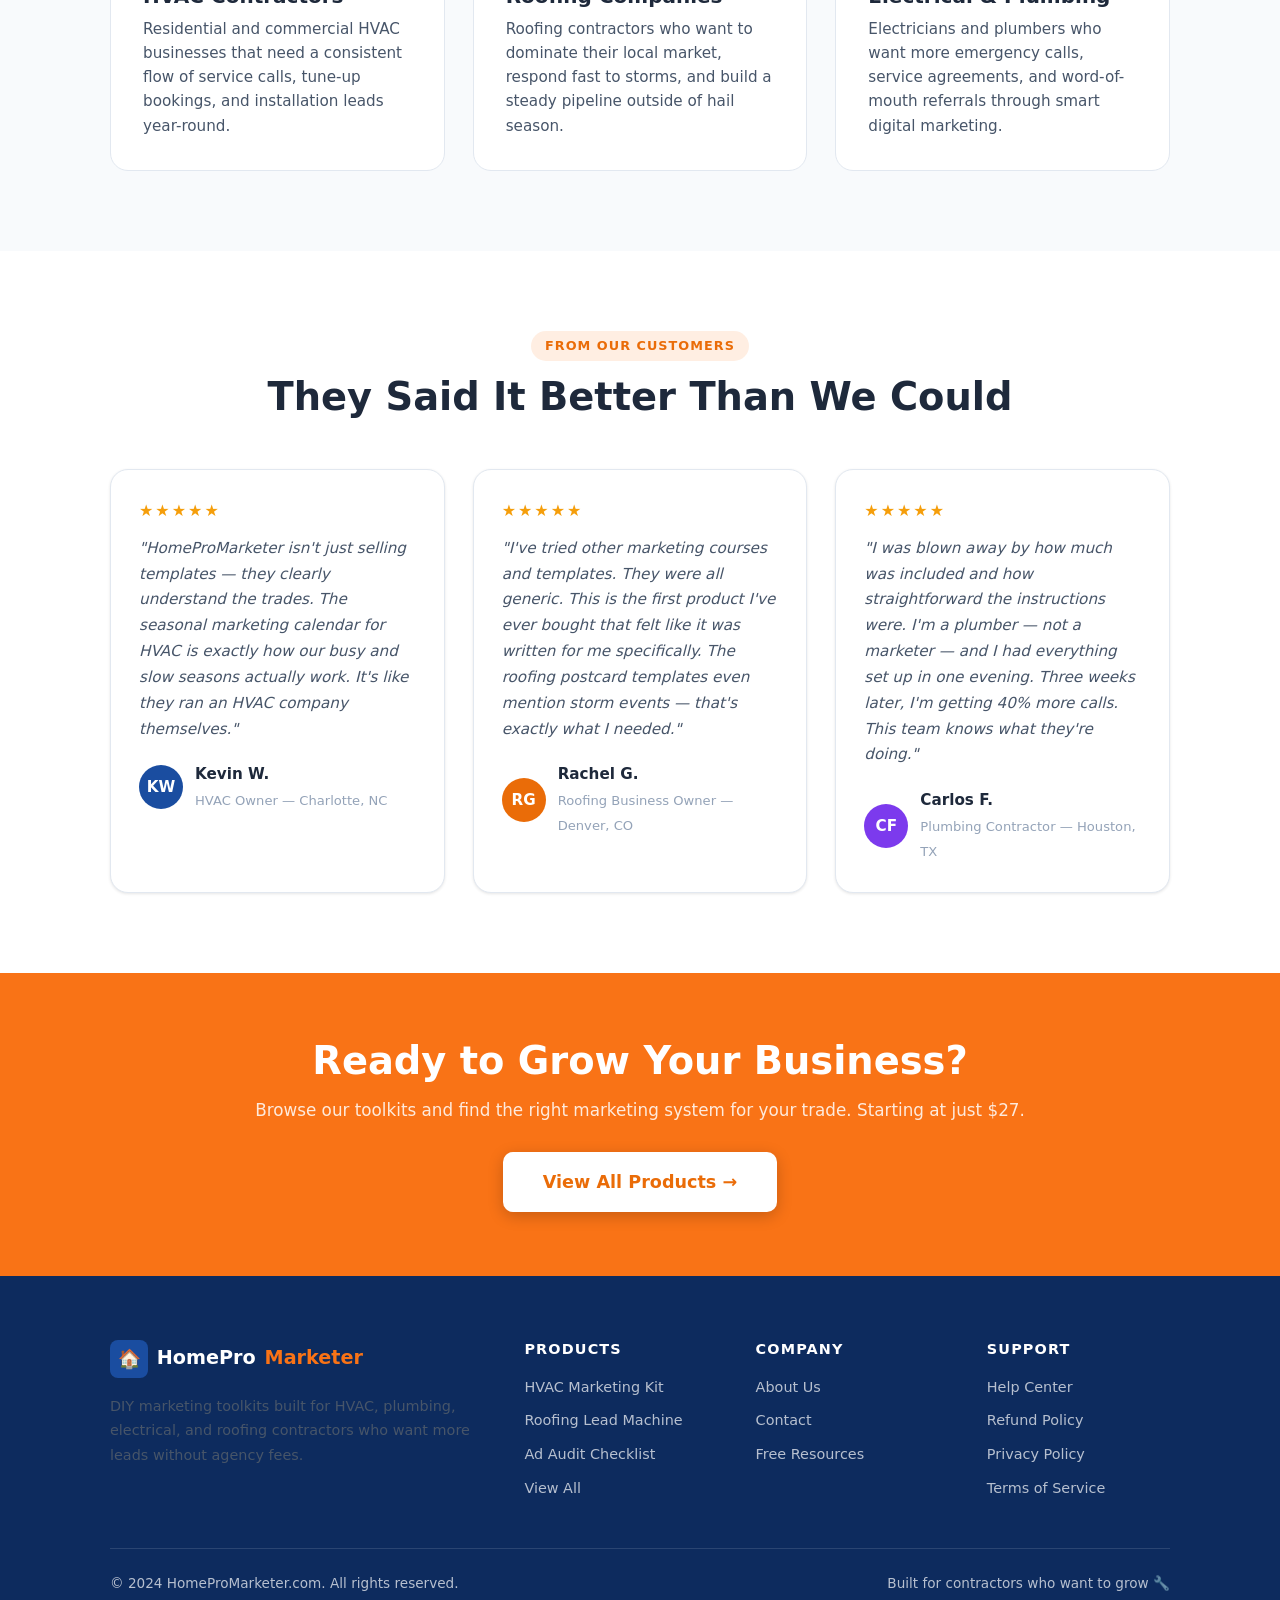
<file: about.html>
<!DOCTYPE html>
<html lang="en">
<head>
  <meta charset="UTF-8" />
  <meta name="viewport" content="width=device-width, initial-scale=1.0" />
  <title>About Us — HomeProMarketer.com</title>
  <meta name="description" content="We're a team of home service marketing specialists. Learn our story and why we built toolkits specifically for HVAC, roofing, plumbing, and electrical contractors." />
  <link rel="stylesheet" href="styles.css" />
  <!-- Google tag (gtag.js) -->
  <script async src="https://www.googletagmanager.com/gtag/js?id=G-1F3MPSVVSH"></script>
  <script>
    window.dataLayer = window.dataLayer || [];
    function gtag(){dataLayer.push(arguments);}
    gtag('js', new Date());
    gtag('config', 'G-1F3MPSVVSH');
  </script>
</head>
<body>

<!-- ===== NAVBAR ===== -->
<nav class="navbar">
  <div class="container">
    <div class="navbar-inner">
      <a href="index.html" class="logo">
        <div class="logo-icon">🏠</div>
        HomePro<span>Marketer</span>
      </a>
      <ul class="nav-links">
        <li><a href="index.html">Home</a></li>
        <li><a href="products.html">Products</a></li>
        <li><a href="about.html" class="active">About</a></li>
        <li><a href="contact.html">Contact</a></li>
        <li><a href="products.html" class="btn btn-primary btn-sm nav-cta">Shop Now</a></li>
      </ul>
      <button class="hamburger" id="hamburger" aria-label="Toggle menu" aria-expanded="false">
        <span></span><span></span><span></span>
      </button>
    </div>
  </div>
  <div class="mobile-nav" id="mobileNav">
    <a href="index.html">Home</a>
    <a href="products.html">Products</a>
    <a href="about.html">About</a>
    <a href="contact.html">Contact</a>
    <a href="products.html" class="btn btn-primary" style="margin-top:.5rem;text-align:center;">Shop Now</a>
  </div>
</nav>

<!-- ===== PAGE HERO ===== -->
<section class="page-hero">
  <div class="container">
    <span class="section-label" style="background:rgba(251,191,36,.2);color:#fbbf24;">Our Story</span>
    <h1>Built By Marketers Who Know the Trades</h1>
    <p>We didn't just create marketing templates. We spent years in the trenches running campaigns for real contractors — and turned what worked into toolkits anyone can use.</p>
  </div>
</section>

<!-- ===== ORIGIN STORY ===== -->
<section class="section">
  <div class="container">
    <div class="about-grid">
      <div>
        <span class="section-label blue">Our Story</span>
        <h2 class="section-title">We Saw a Broken System — and Fixed It</h2>
        <p style="margin-bottom:1rem;">In 2019, our founder spent two years managing marketing accounts for home service businesses at a digital agency. He watched skilled, hardworking contractors — HVAC technicians, roofers, plumbers, electricians — get charged $3,000–$5,000 a month for generic campaigns that barely worked.</p>
        <p style="margin-bottom:1rem;">The problem wasn't effort. It was the tools and templates being used. Generic small-business marketing doesn't work for the trades. The seasonality is different. The keywords are different. The customer buying cycle is different. The offers, the urgency, the trust signals — all different.</p>
        <p style="margin-bottom:1.5rem;">So we built our own playbook. Trade-specific campaigns, ad templates, email sequences, and systems built from the ground up for contractors. The results were dramatic — and the toolkits almost immediately paid for themselves.</p>
        <p style="margin-bottom:1.5rem;">HomeProMarketer.com was born from the belief that every hardworking contractor deserves access to professional-grade marketing — at a price that doesn't hurt.</p>
        <a href="products.html" class="btn btn-primary">See Our Toolkits →</a>
      </div>
      <div class="about-visual">
        <div class="about-visual-icon">🏗️</div>
        <h3 style="color:var(--blue-dark);">Our Mission</h3>
        <p style="font-size:.95rem;color:var(--gray-600);">To level the playing field for independent home service contractors by giving them the same marketing power as the big franchise brands — at a fraction of the cost.</p>
        <ul class="about-list" style="text-align:left;width:100%;">
          <li>Trade-specific strategies that actually work</li>
          <li>One-time cost, lifetime access</li>
          <li>No agency jargon — just clear action steps</li>
          <li>Backed by real campaign data from 2,400+ businesses</li>
          <li>Risk-free with our 30-day guarantee</li>
        </ul>
      </div>
    </div>
  </div>
</section>

<!-- ===== STATS ===== -->
<section class="section section-alt">
  <div class="container">
    <div class="text-center">
      <span class="section-label">Impact</span>
      <h2 class="section-title">Our Numbers Tell the Story</h2>
    </div>
    <div class="stats-row">
      <div class="stat-box">
        <strong data-count="2400" data-suffix="+">2,400+</strong>
        <span>Contractors Served</span>
      </div>
      <div class="stat-box">
        <strong data-count="4" data-suffix=" Trades">4 Trades</strong>
        <span>HVAC, Roofing, Plumbing, Electrical</span>
      </div>
      <div class="stat-box">
        <strong data-count="97" data-suffix="%">97%</strong>
        <span>Customer Satisfaction Rate</span>
      </div>
      <div class="stat-box">
        <strong data-count="5" data-suffix=" Years">5 Years</strong>
        <span>Focused on Home Services</span>
      </div>
    </div>
  </div>
</section>

<!-- ===== VALUES ===== -->
<section class="section">
  <div class="container">
    <div class="text-center">
      <span class="section-label">What We Stand For</span>
      <h2 class="section-title">Our Core Values</h2>
      <p class="section-sub">These aren't words on a wall. They're how we decide what to build, what to publish, and how we treat every customer.</p>
    </div>
    <div class="features-grid">
      <div class="feature-card">
        <div class="feature-icon icon-blue">🎯</div>
        <h3>Specificity Over Generality</h3>
        <p>We never publish a template that could apply to any business. Every resource is built for home service contractors — full stop.</p>
      </div>
      <div class="feature-card">
        <div class="feature-icon icon-orange">📊</div>
        <h3>Data Over Opinion</h3>
        <p>Our toolkits are built from real campaigns we've run and tested across hundreds of accounts. We don't guess — we measure and build from results.</p>
      </div>
      <div class="feature-card">
        <div class="feature-icon icon-green">🤝</div>
        <h3>Fairness in Pricing</h3>
        <p>A one-person HVAC shop shouldn't have to pay agency rates to compete. We keep prices accessible on purpose — good marketing shouldn't be a luxury.</p>
      </div>
      <div class="feature-card">
        <div class="feature-icon icon-purple">⚡</div>
        <h3>Speed to Results</h3>
        <p>Our toolkits are built for busy business owners. Everything is pre-built, clearly documented, and designed to be implemented in hours — not weeks.</p>
      </div>
      <div class="feature-card">
        <div class="feature-icon icon-red">🛡️</div>
        <h3>Radical Honesty</h3>
        <p>We tell you what works, what doesn't, and what to watch out for. No hype, no promises of overnight riches — just honest, effective marketing strategies.</p>
      </div>
      <div class="feature-card">
        <div class="feature-icon icon-teal">🌱</div>
        <h3>Customer Success First</h3>
        <p>Our business only grows if our customers grow. That's why we offer real support, continuous improvements, and a no-questions-asked refund policy.</p>
      </div>
    </div>
  </div>
</section>

<!-- ===== WHO WE HELP ===== -->
<section class="section section-alt">
  <div class="container">
    <div class="text-center">
      <span class="section-label">Who We Serve</span>
      <h2 class="section-title">Our Products Are Perfect For…</h2>
      <p class="section-sub">We've built toolkits for contractors at every stage — from solo operators to multi-truck operations.</p>
    </div>
    <div class="features-grid" style="margin-top:3rem;">
      <div class="feature-card">
        <div class="feature-icon icon-orange">🔧</div>
        <h3>HVAC Contractors</h3>
        <p>Residential and commercial HVAC businesses that need a consistent flow of service calls, tune-up bookings, and installation leads year-round.</p>
      </div>
      <div class="feature-card">
        <div class="feature-icon icon-blue">🏠</div>
        <h3>Roofing Companies</h3>
        <p>Roofing contractors who want to dominate their local market, respond fast to storms, and build a steady pipeline outside of hail season.</p>
      </div>
      <div class="feature-card">
        <div class="feature-icon icon-teal">🔌</div>
        <h3>Electrical & Plumbing</h3>
        <p>Electricians and plumbers who want more emergency calls, service agreements, and word-of-mouth referrals through smart digital marketing.</p>
      </div>
    </div>
  </div>
</section>

<!-- ===== TESTIMONIALS ===== -->
<section class="section">
  <div class="container">
    <div class="text-center">
      <span class="section-label">From Our Customers</span>
      <h2 class="section-title">They Said It Better Than We Could</h2>
    </div>
    <div class="testimonials-grid">
      <div class="testimonial-card">
        <div class="stars">★★★★★</div>
        <p class="testimonial-text">"HomeProMarketer isn't just selling templates — they clearly understand the trades. The seasonal marketing calendar for HVAC is exactly how our busy and slow seasons actually work. It's like they ran an HVAC company themselves."</p>
        <div class="testimonial-author">
          <div class="author-avatar" style="background:#1a4da0;">KW</div>
          <div class="author-info">
            <strong>Kevin W.</strong>
            <span>HVAC Owner — Charlotte, NC</span>
          </div>
        </div>
      </div>
      <div class="testimonial-card">
        <div class="stars">★★★★★</div>
        <p class="testimonial-text">"I've tried other marketing courses and templates. They were all generic. This is the first product I've ever bought that felt like it was written for me specifically. The roofing postcard templates even mention storm events — that's exactly what I needed."</p>
        <div class="testimonial-author">
          <div class="author-avatar" style="background:#ea6c08;">RG</div>
          <div class="author-info">
            <strong>Rachel G.</strong>
            <span>Roofing Business Owner — Denver, CO</span>
          </div>
        </div>
      </div>
      <div class="testimonial-card">
        <div class="stars">★★★★★</div>
        <p class="testimonial-text">"I was blown away by how much was included and how straightforward the instructions were. I'm a plumber — not a marketer — and I had everything set up in one evening. Three weeks later, I'm getting 40% more calls. This team knows what they're doing."</p>
        <div class="testimonial-author">
          <div class="author-avatar" style="background:#7c3aed;">CF</div>
          <div class="author-info">
            <strong>Carlos F.</strong>
            <span>Plumbing Contractor — Houston, TX</span>
          </div>
        </div>
      </div>
    </div>
  </div>
</section>

<!-- ===== CTA ===== -->
<section class="cta-banner">
  <div class="container">
    <h2>Ready to Grow Your Business?</h2>
    <p>Browse our toolkits and find the right marketing system for your trade. Starting at just $27.</p>
    <a href="products.html" class="btn btn-primary btn-lg">View All Products →</a>
  </div>
</section>

<!-- ===== FOOTER ===== -->
<footer class="footer">
  <div class="container">
    <div class="footer-grid">
      <div class="footer-brand">
        <a href="index.html" class="logo" style="color:white;">
          <div class="logo-icon">🏠</div>
          HomePro<span>Marketer</span>
        </a>
        <p style="margin-top:1rem;">DIY marketing toolkits built for HVAC, plumbing, electrical, and roofing contractors who want more leads without agency fees.</p>
      </div>
      <div>
        <h4>Products</h4>
        <ul>
          <li><a href="products.html#hvac">HVAC Marketing Kit</a></li>
          <li><a href="products.html#roofing">Roofing Lead Machine</a></li>
          <li><a href="products.html#audit">Ad Audit Checklist</a></li>
          <li><a href="products.html">View All</a></li>
        </ul>
      </div>
      <div>
        <h4>Company</h4>
        <ul>
          <li><a href="about.html">About Us</a></li>
          <li><a href="contact.html">Contact</a></li>
          <li><a href="index.html#free-guide">Free Resources</a></li>
        </ul>
      </div>
      <div>
        <h4>Support</h4>
        <ul>
          <li><a href="contact.html">Help Center</a></li>
          <li><a href="contact.html">Refund Policy</a></li>
          <li><a href="contact.html">Privacy Policy</a></li>
          <li><a href="contact.html">Terms of Service</a></li>
        </ul>
      </div>
    </div>
    <div class="footer-bottom">
      <span>© 2024 HomeProMarketer.com. All rights reserved.</span>
      <span>Built for contractors who want to grow 🔧</span>
    </div>
  </div>
</footer>

<script src="script.js"></script>
</body>
</html>
</file>
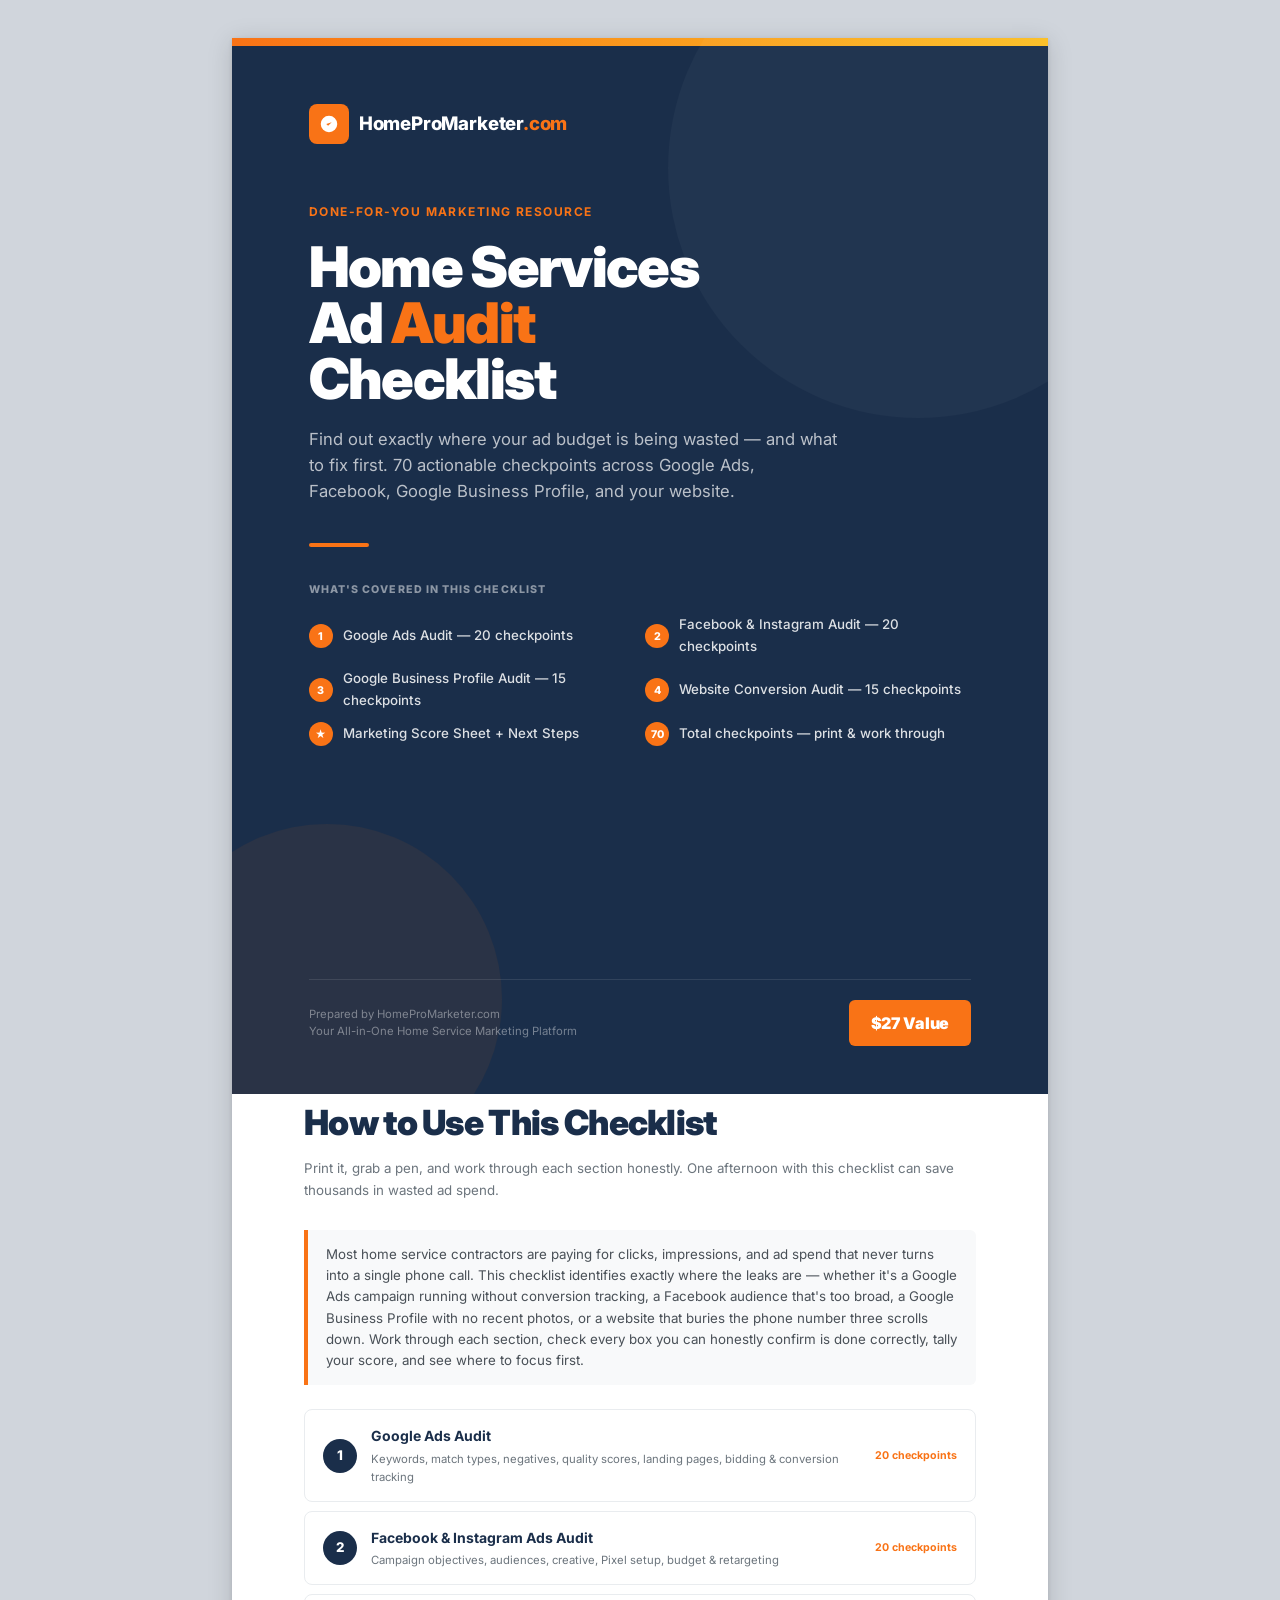
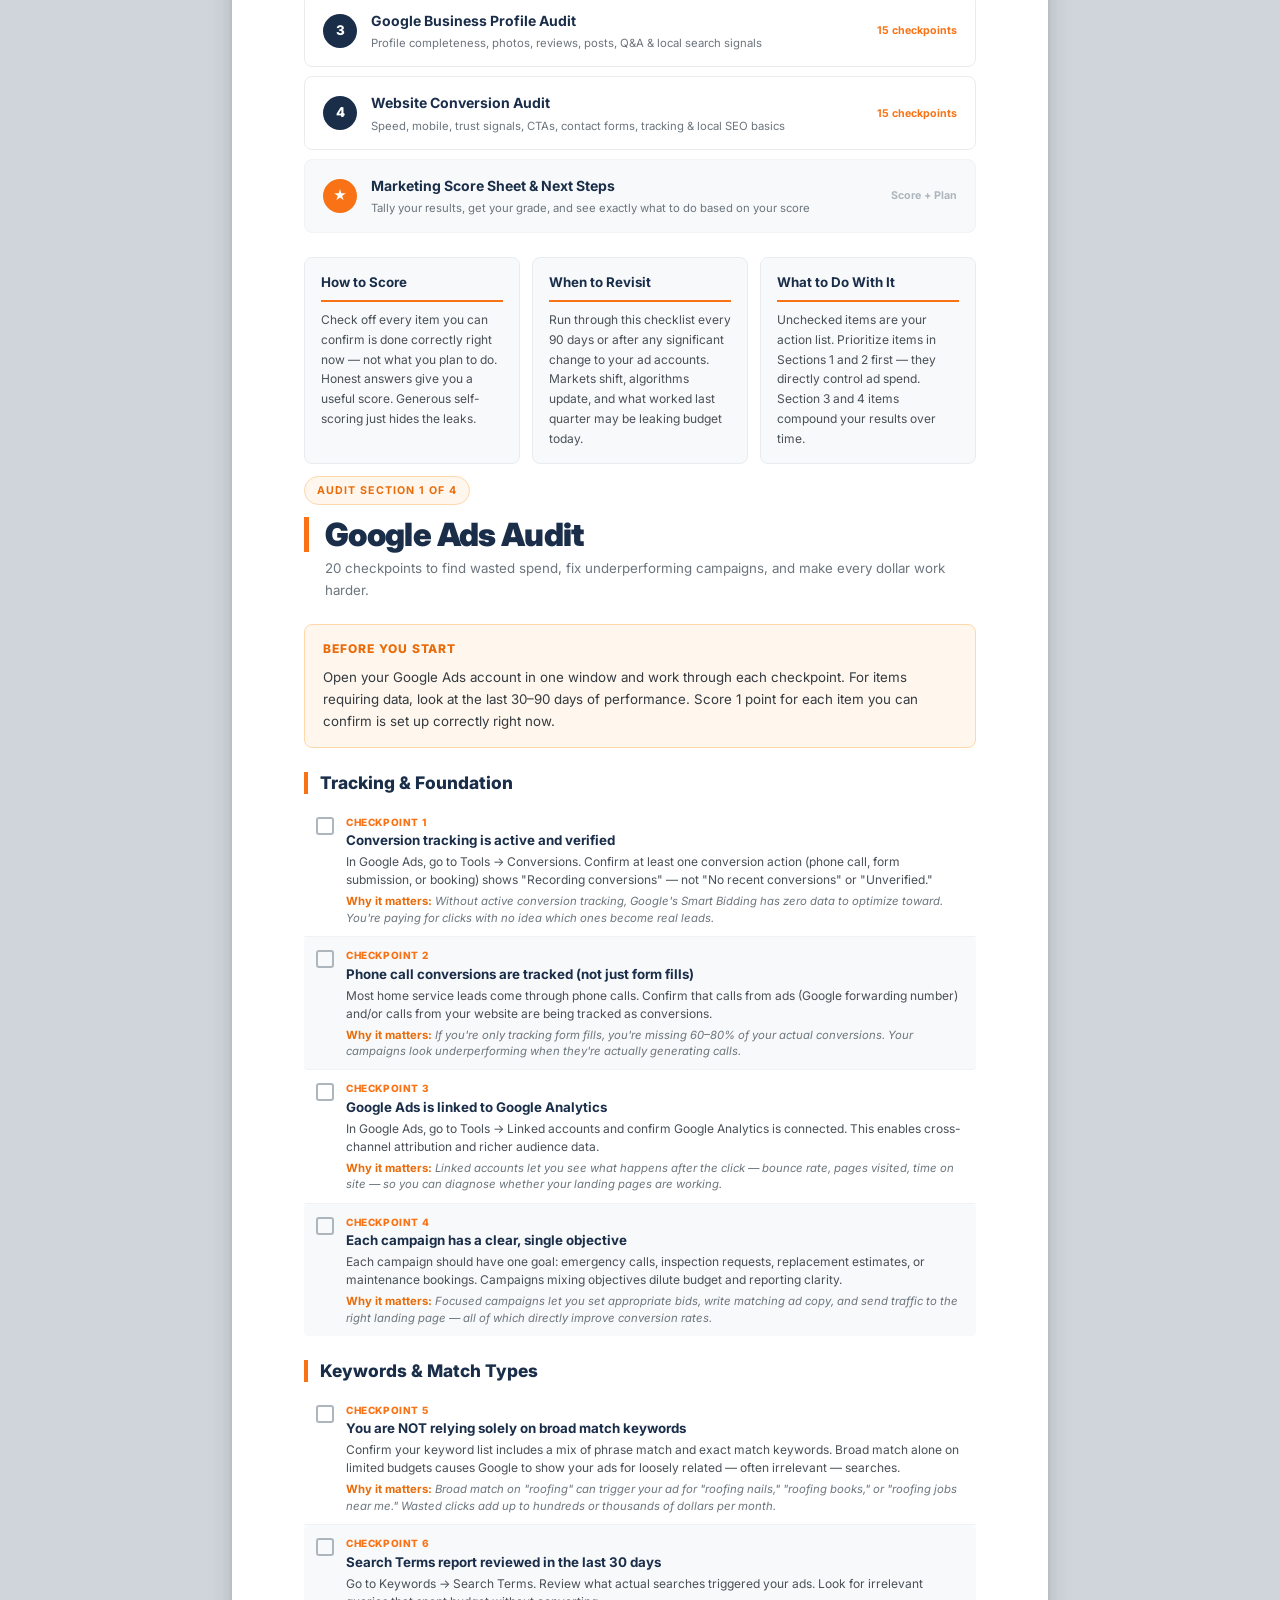
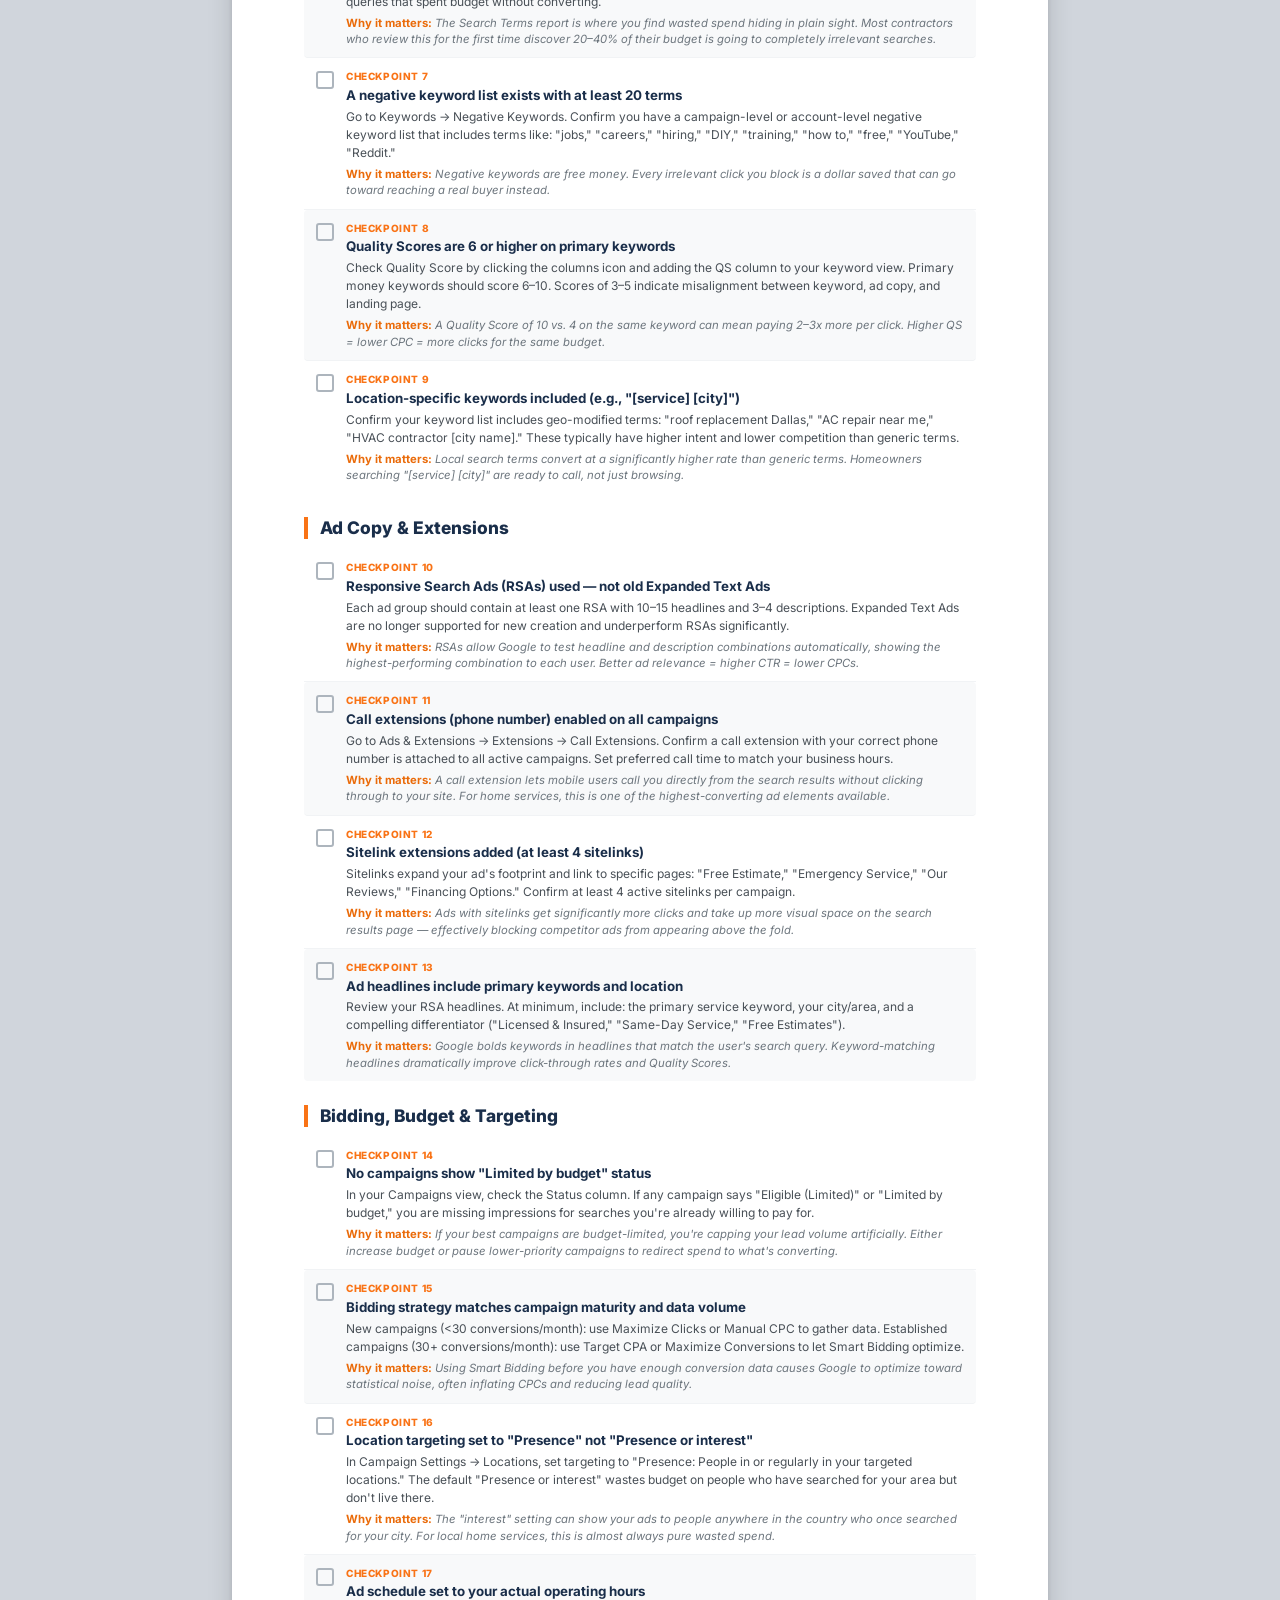
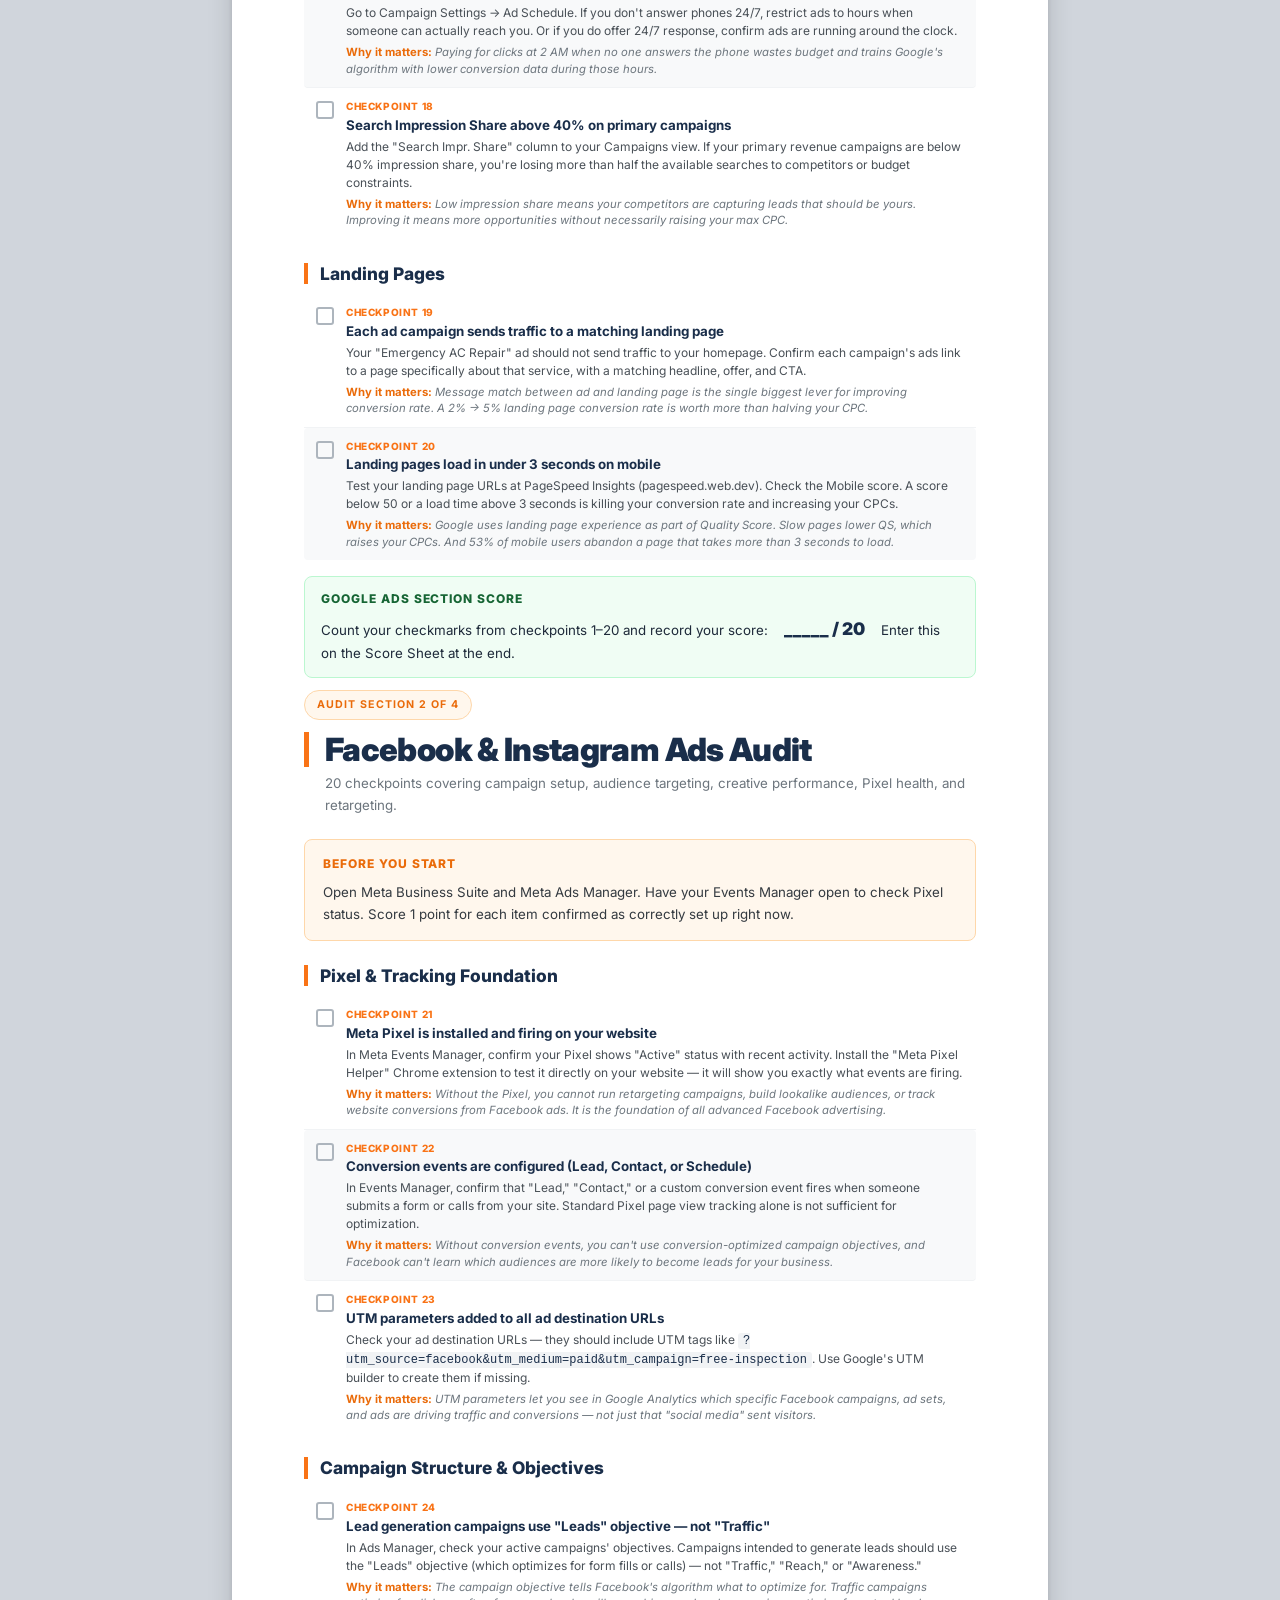
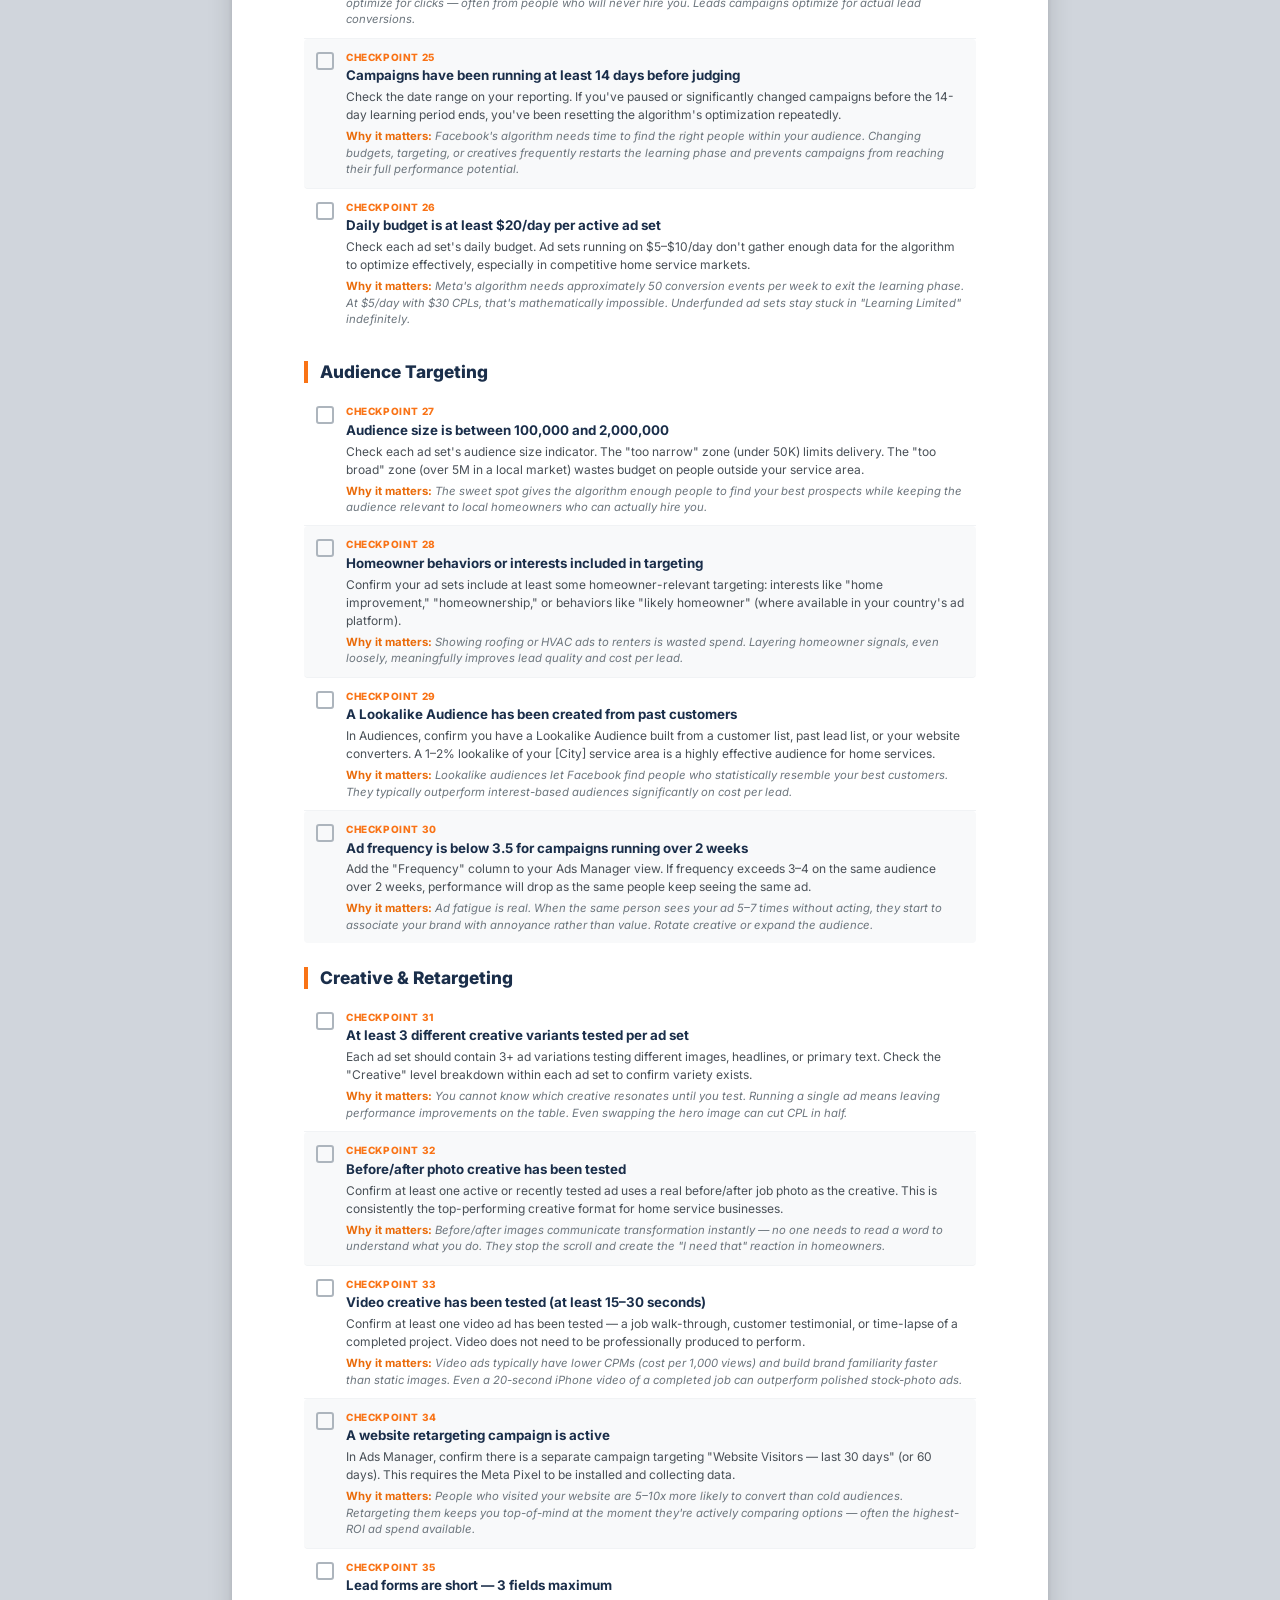
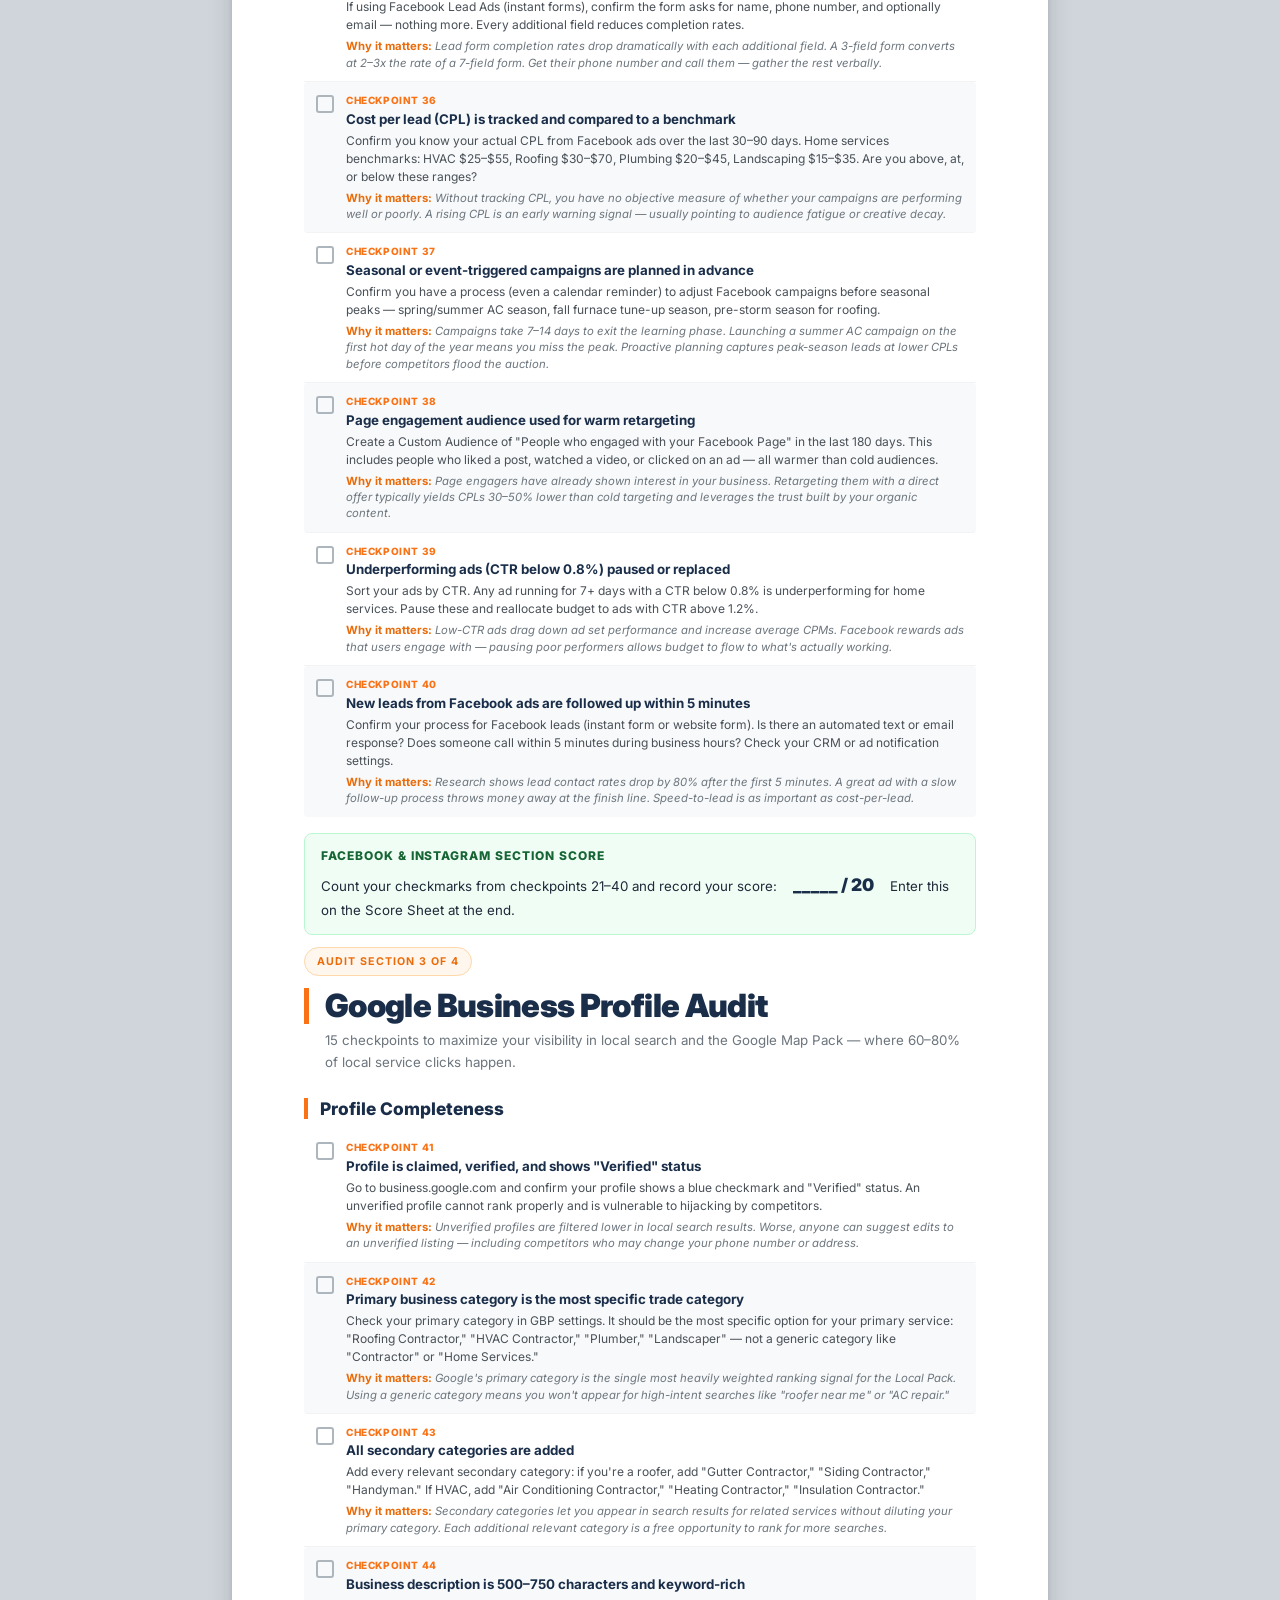
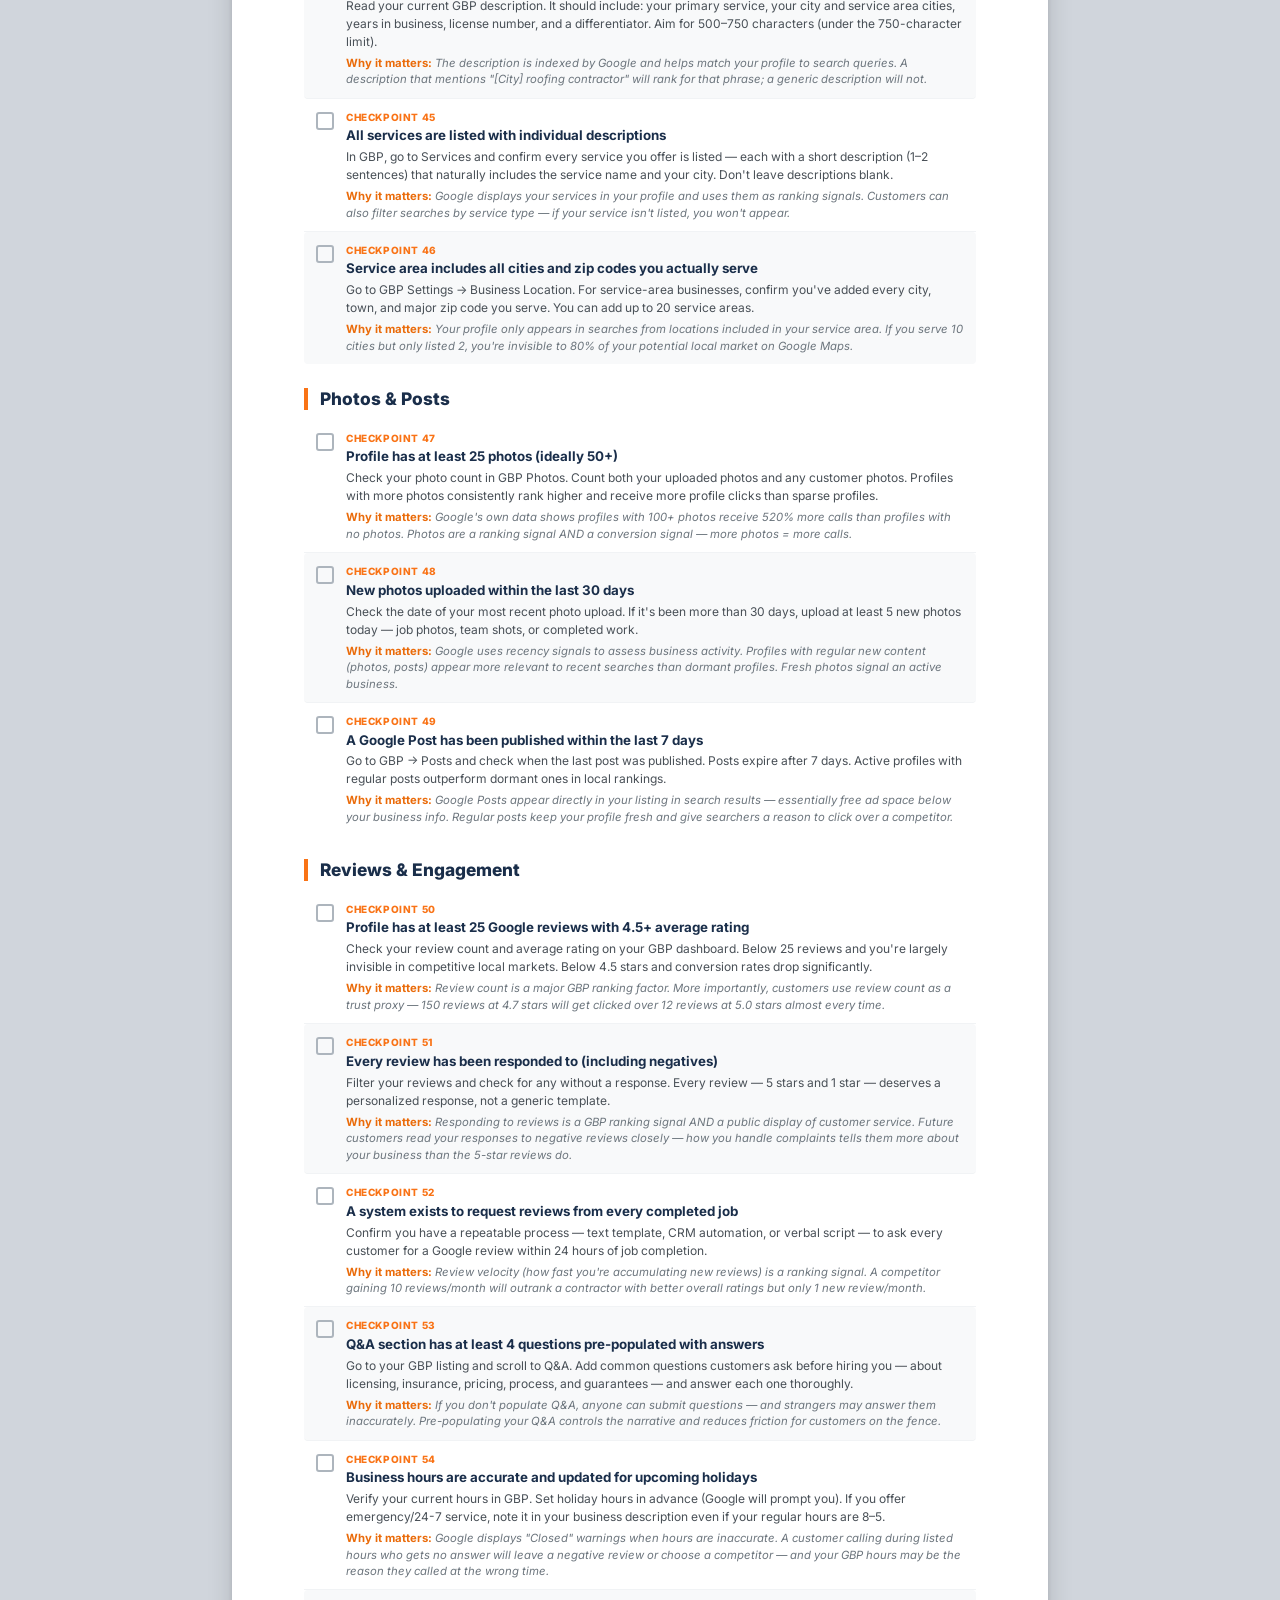
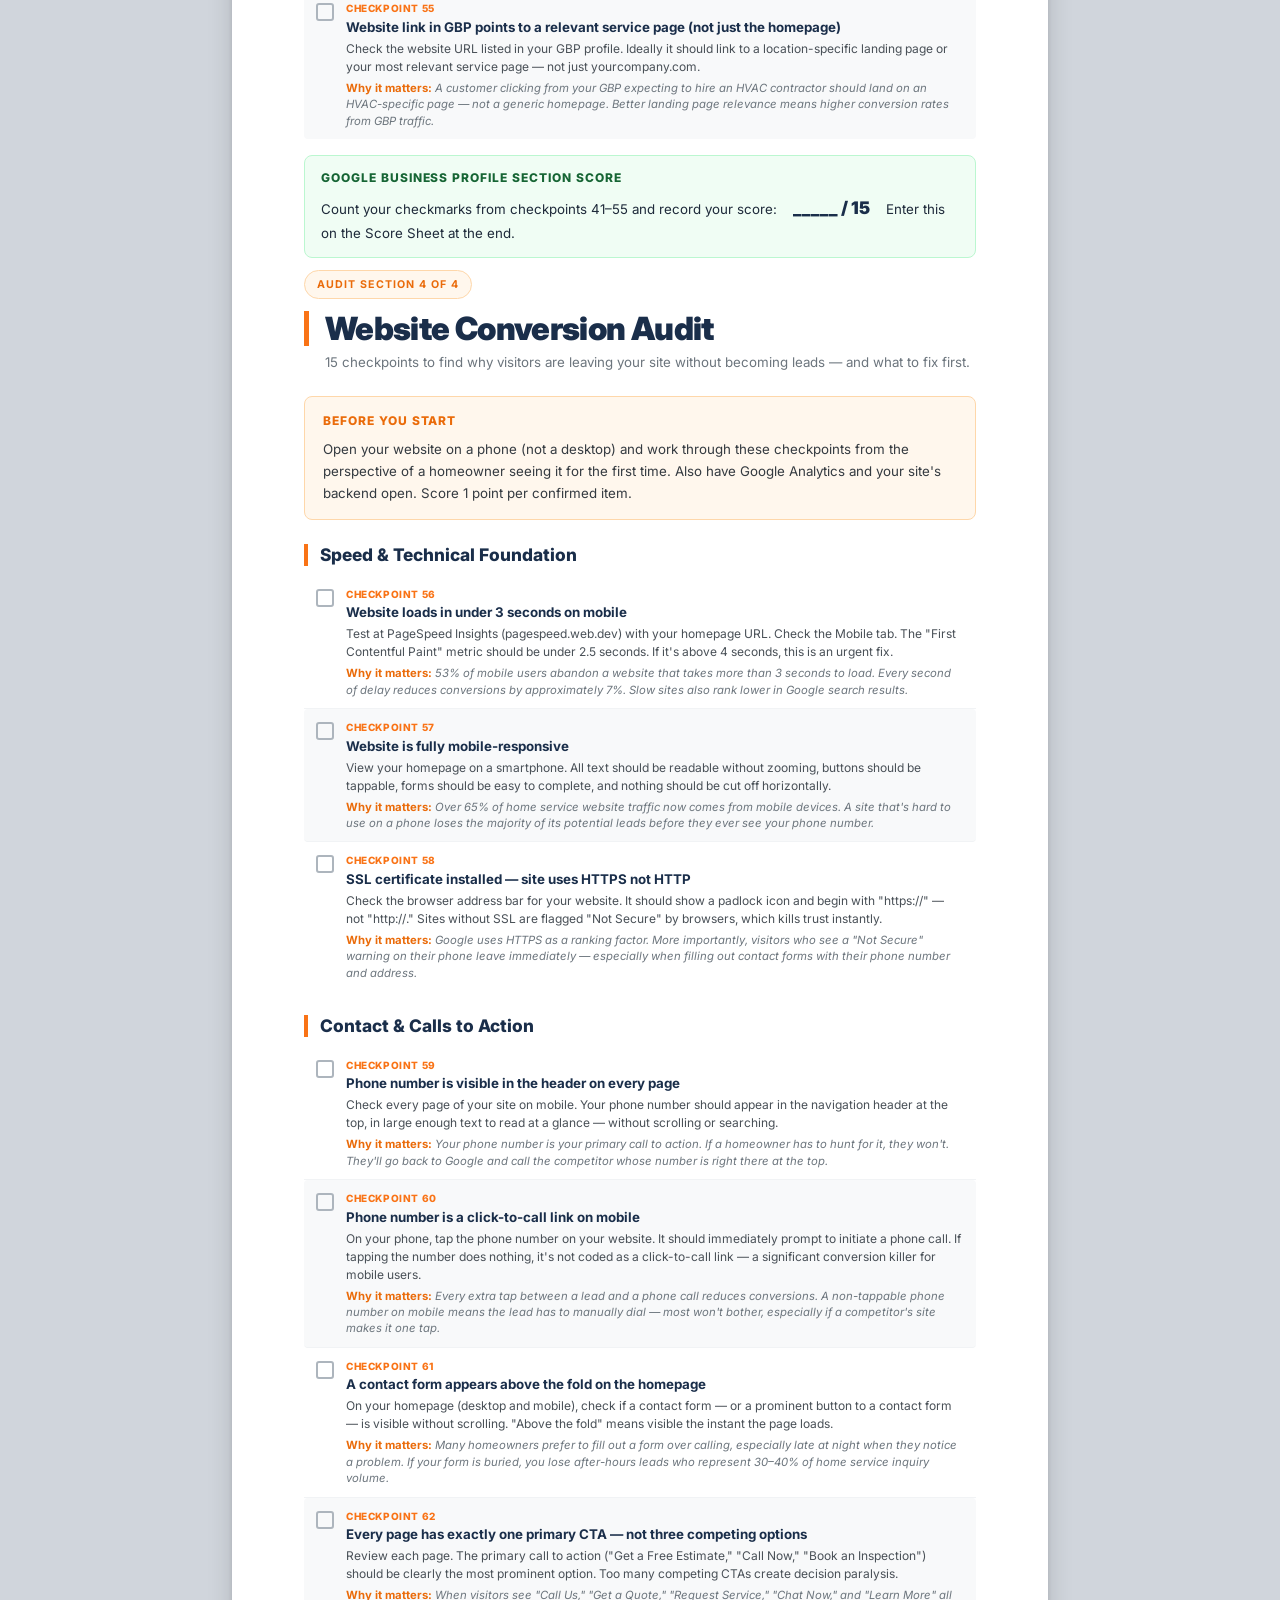
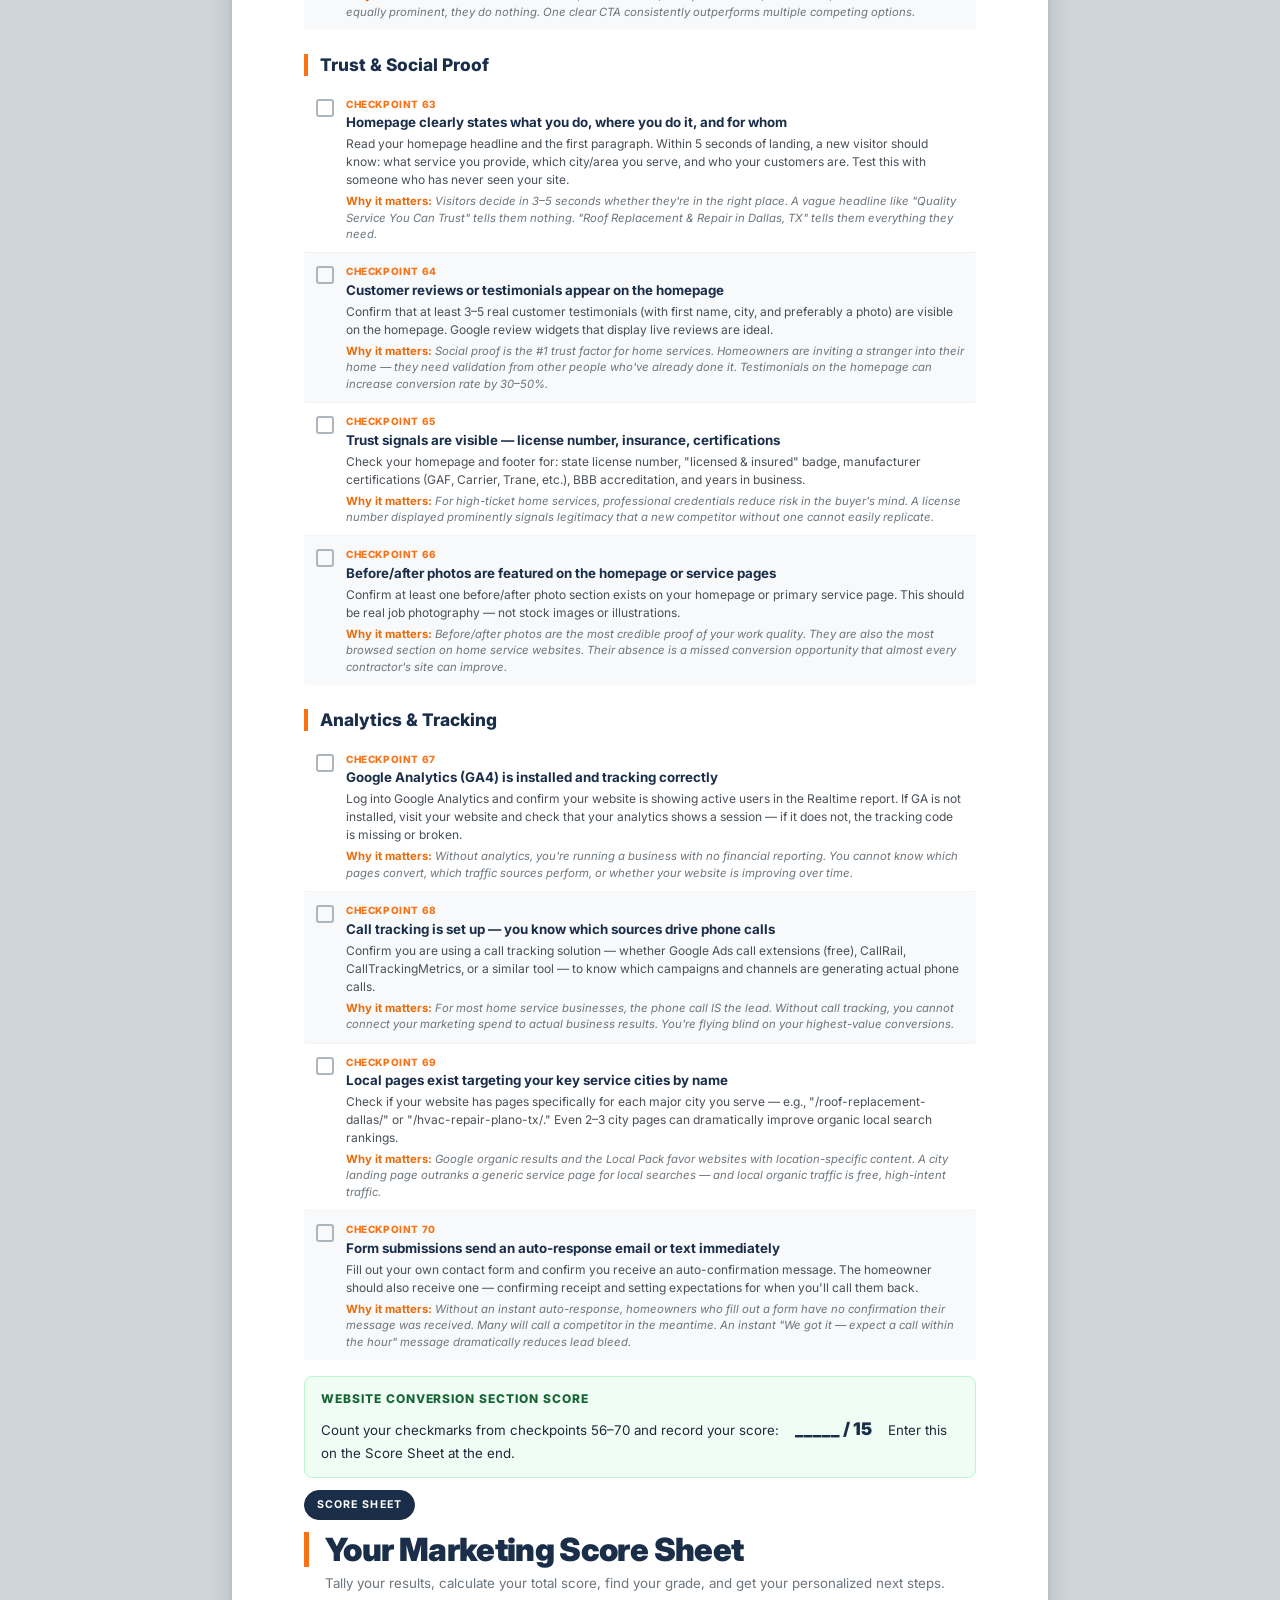
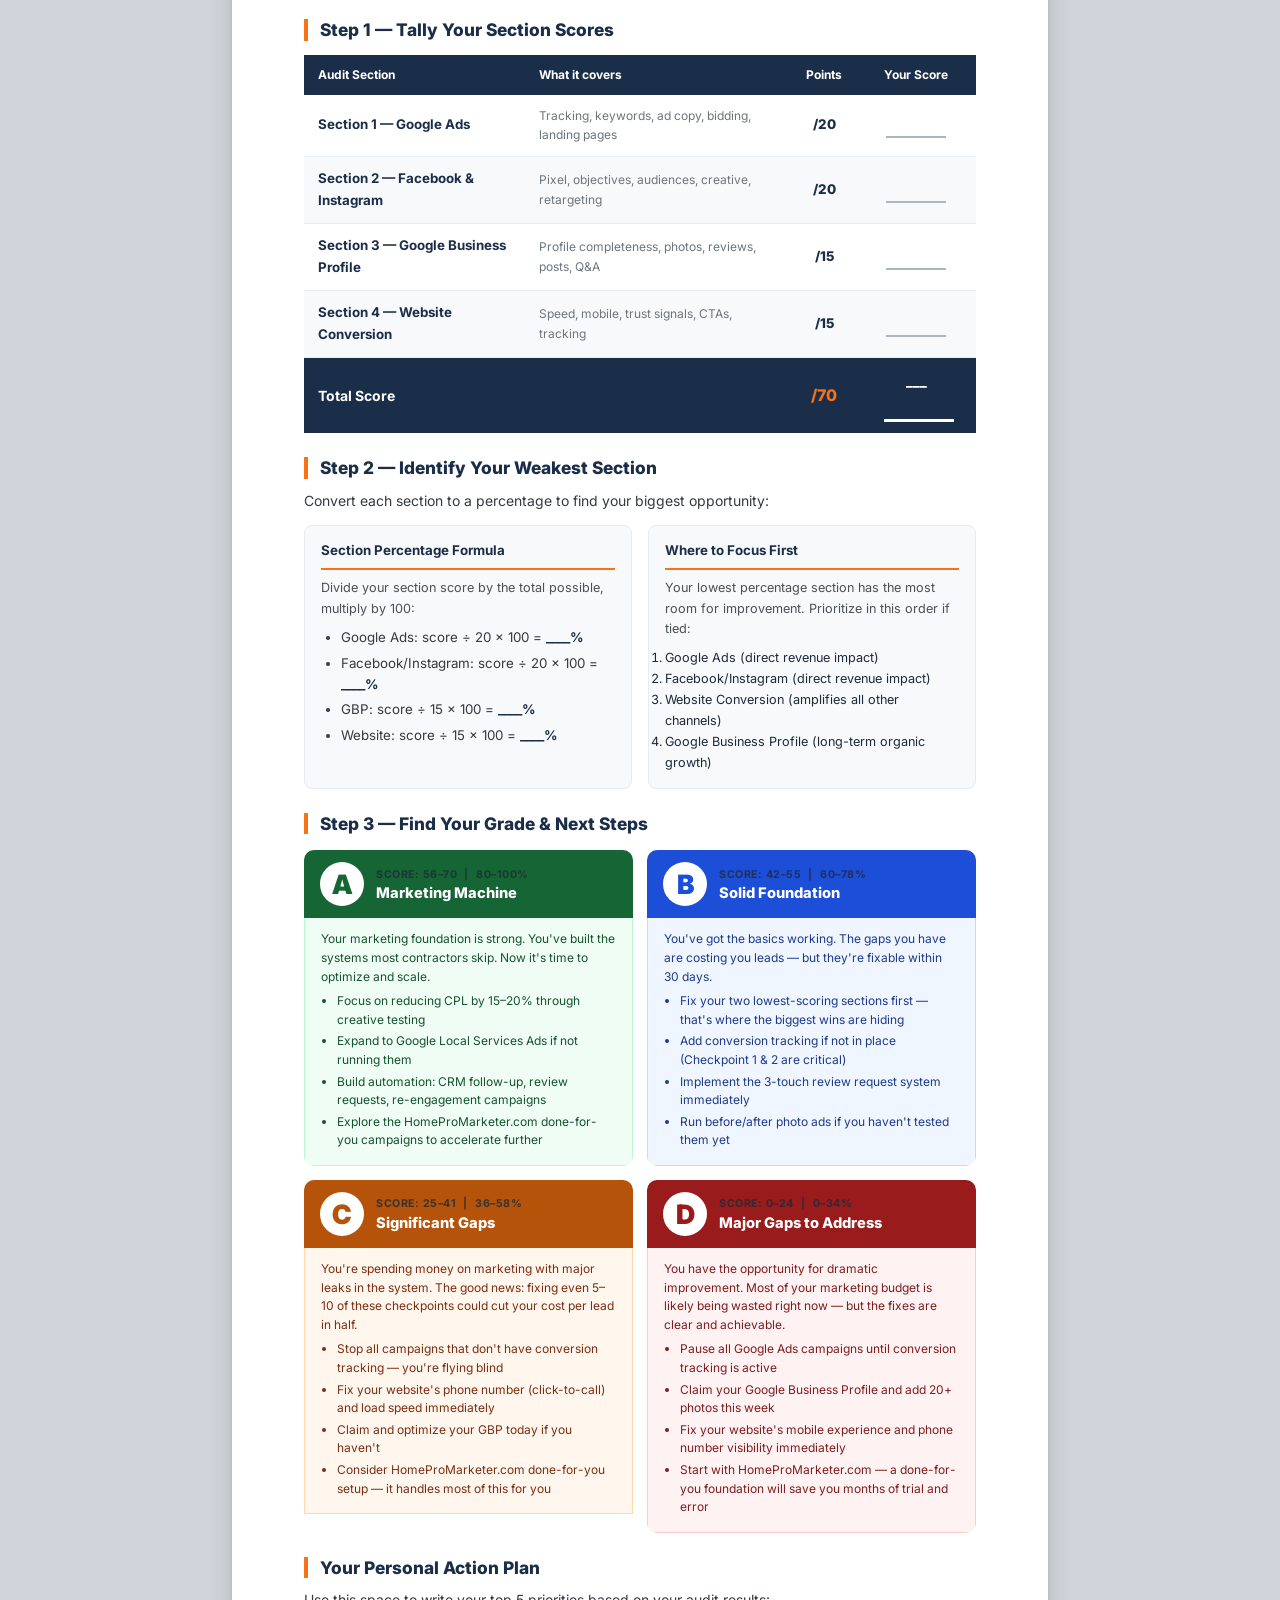
<file: Ad-Audit-Checklist-PRINT.html>
<!DOCTYPE html>
<html lang="en">
<head>
<meta charset="UTF-8">
<meta name="viewport" content="width=device-width, initial-scale=1.0">
<title>Home Services Ad Audit Checklist — HomeProMarketer.com</title>
<link href="https://fonts.googleapis.com/css2?family=Inter:wght@300;400;500;600;700;800;900&display=swap" rel="stylesheet">
<style>

/* ============================================================
   VARIABLES & RESET
============================================================ */
:root {
  --navy:        #1a2e4a;
  --navy-mid:    #243d61;
  --navy-light:  #2d5087;
  --orange:      #f97316;
  --orange-dark: #ea6b0a;
  --orange-light:#fff7ed;
  --gray-bg:     #f8f9fa;
  --gray-100:    #f1f3f5;
  --gray-200:    #e9ecef;
  --gray-300:    #dee2e6;
  --gray-400:    #adb5bd;
  --gray-600:    #6c757d;
  --gray-700:    #495057;
  --gray-800:    #343a40;
  --white:       #ffffff;
  --text:        #1e2a3a;
  --page-width:  8.5in;
  --page-height: 11in;
  --margin-h:    0.75in;
  --margin-v:    0.7in;
}

*, *::before, *::after { box-sizing: border-box; margin: 0; padding: 0; }
html { font-size: 11pt; }

body {
  font-family: 'Inter', -apple-system, sans-serif;
  color: var(--text);
  background: #d0d5dc;
  line-height: 1.65;
  -webkit-print-color-adjust: exact;
  print-color-adjust: exact;
}

/* ============================================================
   DOC WRAPPER
============================================================ */
.doc-wrapper {
  width: var(--page-width);
  background: var(--white);
  margin: 0.4in auto;
  box-shadow: 0 4px 24px rgba(0,0,0,0.15), 0 1px 4px rgba(0,0,0,0.1);
  padding: var(--margin-v) var(--margin-h);
  padding-bottom: 0.5in;
}

/* ============================================================
   COVER PAGE
============================================================ */
.cover {
  background: var(--navy);
  min-height: var(--page-height);
  display: flex;
  flex-direction: column;
  position: relative;
  overflow: hidden;
  margin: calc(-1 * var(--margin-v)) calc(-1 * var(--margin-h));
  margin-bottom: 0;
}

.cover-top-bar {
  height: 8px;
  background: linear-gradient(90deg, var(--orange) 0%, #fbbf24 100%);
  flex-shrink: 0;
}

.cover-body {
  flex: 1;
  display: flex;
  flex-direction: column;
  padding: 0.6in 0.8in 0.5in;
  position: relative;
  z-index: 2;
}

.cover::before {
  content: '';
  position: absolute;
  top: -120px; right: -120px;
  width: 500px; height: 500px;
  border-radius: 50%;
  background: rgba(255,255,255,0.03);
  z-index: 1;
}
.cover::after {
  content: '';
  position: absolute;
  bottom: -80px; left: -80px;
  width: 350px; height: 350px;
  border-radius: 50%;
  background: rgba(249,115,22,0.07);
  z-index: 1;
}

.cover-logo {
  display: flex;
  align-items: center;
  gap: 10px;
  margin-bottom: 0.6in;
}

.cover-logo-mark {
  width: 40px; height: 40px;
  background: var(--orange);
  border-radius: 8px;
  display: flex; align-items: center; justify-content: center;
}

.cover-logo-mark svg { width: 22px; height: 22px; fill: white; }

.cover-logo-name {
  font-size: 14pt;
  font-weight: 800;
  color: white;
  letter-spacing: -0.01em;
}
.cover-logo-name span { color: var(--orange); }

.cover-eyebrow {
  font-size: 9pt;
  font-weight: 700;
  color: var(--orange);
  letter-spacing: 0.12em;
  text-transform: uppercase;
  margin-bottom: 18px;
}

.cover-title {
  font-size: 42pt;
  font-weight: 900;
  color: white;
  line-height: 1.0;
  letter-spacing: -0.03em;
  margin-bottom: 20px;
}

.cover-title em { color: var(--orange); font-style: normal; }

.cover-subtitle {
  font-size: 12.5pt;
  color: rgba(255,255,255,0.7);
  font-weight: 400;
  line-height: 1.55;
  max-width: 5.5in;
  margin-bottom: 0.4in;
}

.cover-divider {
  width: 60px; height: 4px;
  background: var(--orange);
  border-radius: 2px;
  margin-bottom: 0.35in;
}

.cover-includes-label {
  font-size: 8pt;
  font-weight: 800;
  color: rgba(255,255,255,0.5);
  letter-spacing: 0.1em;
  text-transform: uppercase;
  margin-bottom: 16px;
}

.cover-includes-grid {
  display: grid;
  grid-template-columns: 1fr 1fr;
  gap: 10px;
  margin-bottom: auto;
}

.cover-include-item {
  display: flex;
  align-items: center;
  gap: 10px;
  color: rgba(255,255,255,0.85);
  font-size: 10pt;
  font-weight: 500;
}

.cover-include-num {
  width: 24px; height: 24px; min-width: 24px;
  background: var(--orange);
  color: white;
  border-radius: 50%;
  font-size: 8pt;
  font-weight: 800;
  display: flex; align-items: center; justify-content: center;
}

.cover-bottom {
  margin-top: 0.45in;
  padding-top: 20px;
  border-top: 1px solid rgba(255,255,255,0.1);
  display: flex;
  align-items: center;
  justify-content: space-between;
}

.cover-bottom-text {
  font-size: 8.5pt;
  color: rgba(255,255,255,0.4);
  line-height: 1.5;
}

.cover-value-badge {
  background: var(--orange);
  color: white;
  font-size: 12pt;
  font-weight: 900;
  padding: 10px 22px;
  border-radius: 6px;
  letter-spacing: -0.01em;
}

/* ============================================================
   SECTION HEADER
============================================================ */
.section-badge {
  display: inline-flex;
  align-items: center;
  gap: 8px;
  background: var(--orange-light);
  border: 1px solid #fed7aa;
  color: var(--orange-dark);
  font-size: 8pt;
  font-weight: 700;
  letter-spacing: 0.1em;
  text-transform: uppercase;
  padding: 5px 12px;
  border-radius: 20px;
  margin-bottom: 12px;
}

.section-heading {
  font-size: 24pt;
  font-weight: 900;
  color: var(--navy);
  letter-spacing: -0.02em;
  line-height: 1.1;
  padding-left: 16px;
  border-left: 5px solid var(--orange);
  margin-bottom: 6px;
}

.section-heading-sub {
  font-size: 10pt;
  color: var(--gray-600);
  padding-left: 21px;
  margin-bottom: 22px;
}

.section-divider {
  height: 1px;
  background: var(--gray-200);
  margin: 18px 0;
}

/* ============================================================
   CONTENT HEADINGS
============================================================ */
h2.content-h2 {
  font-size: 13pt;
  font-weight: 800;
  color: var(--navy);
  margin-top: 24px;
  margin-bottom: 10px;
  padding-left: 12px;
  border-left: 4px solid var(--orange);
  line-height: 1.25;
}

h3.content-h3 {
  font-size: 10.5pt;
  font-weight: 700;
  color: var(--navy-mid);
  margin-top: 16px;
  margin-bottom: 7px;
}

p.body-text {
  font-size: 10.5pt;
  line-height: 1.7;
  color: var(--gray-800);
  margin-bottom: 10px;
}

.italic-note {
  font-size: 9.5pt;
  color: var(--gray-600);
  font-style: italic;
  background: var(--gray-bg);
  padding: 8px 12px;
  border-radius: 4px;
  margin: 8px 0;
}

/* ============================================================
   INTRO / TOC ELEMENTS
============================================================ */
.toc-intro {
  background: var(--gray-bg);
  border-left: 4px solid var(--orange);
  padding: 14px 18px;
  border-radius: 0 6px 6px 0;
  margin-bottom: 24px;
  font-size: 10pt;
  color: var(--gray-700);
  line-height: 1.6;
  break-inside: avoid;
  page-break-inside: avoid;
}

.toc-title {
  font-size: 26pt;
  font-weight: 900;
  color: var(--navy);
  letter-spacing: -0.02em;
  margin-bottom: 6px;
}

.toc-subtitle {
  font-size: 10pt;
  color: var(--gray-600);
  margin-bottom: 28px;
}

.toc-item {
  display: flex;
  align-items: center;
  padding: 14px 18px;
  border: 1px solid var(--gray-200);
  border-radius: 8px;
  margin-bottom: 9px;
  background: white;
  gap: 14px;
  break-inside: avoid;
  page-break-inside: avoid;
}

.toc-num {
  width: 34px; height: 34px; min-width: 34px;
  background: var(--navy);
  color: white;
  border-radius: 50%;
  font-size: 10pt;
  font-weight: 800;
  display: flex; align-items: center; justify-content: center;
}

.toc-info { flex: 1; }

.toc-item-title {
  font-size: 10.5pt;
  font-weight: 700;
  color: var(--navy);
  margin-bottom: 2px;
}

.toc-item-desc {
  font-size: 8.5pt;
  color: var(--gray-600);
}

.toc-item-count {
  font-size: 8pt;
  font-weight: 700;
  color: var(--orange);
  white-space: nowrap;
  text-align: right;
}

/* ============================================================
   AUDIT CHECKPOINT ITEMS
============================================================ */
.audit-list {
  list-style: none;
  padding: 0;
  margin: 0;
}

.audit-item {
  display: flex;
  gap: 12px;
  padding: 10px 12px;
  border-bottom: 1px solid var(--gray-100);
  break-inside: avoid;
  page-break-inside: avoid;
}

.audit-item:last-child { border-bottom: none; }

.audit-item:nth-child(even) {
  background: var(--gray-bg);
  border-radius: 4px;
}

.audit-check {
  width: 18px; height: 18px;
  min-width: 18px;
  border: 2px solid var(--gray-400);
  border-radius: 3px;
  display: block;
  margin-top: 3px;
  flex-shrink: 0;
}

.audit-body { flex: 1; }

.audit-num {
  font-size: 7.5pt;
  font-weight: 800;
  color: var(--orange);
  text-transform: uppercase;
  letter-spacing: 0.06em;
  margin-bottom: 2px;
}

.audit-title {
  font-size: 10pt;
  font-weight: 700;
  color: var(--navy);
  line-height: 1.35;
  margin-bottom: 3px;
}

.audit-desc {
  font-size: 9pt;
  color: var(--gray-700);
  line-height: 1.5;
  margin-bottom: 4px;
}

.audit-why {
  font-size: 8.5pt;
  color: var(--gray-600);
  font-style: italic;
  line-height: 1.45;
}

.audit-why strong {
  color: var(--orange-dark);
  font-style: normal;
}

/* ============================================================
   SECTION WRAPPER (groups checkpoints with header)
============================================================ */
.audit-section {
  border: 1px solid var(--gray-200);
  border-radius: 10px;
  overflow: hidden;
  margin-bottom: 20px;
}

.audit-section-header {
  background: var(--navy);
  padding: 12px 18px;
  display: flex;
  align-items: center;
  gap: 14px;
}

.audit-section-icon {
  width: 32px; height: 32px;
  background: var(--orange);
  border-radius: 8px;
  display: flex; align-items: center; justify-content: center;
  flex-shrink: 0;
}

.audit-section-icon svg { width: 16px; height: 16px; fill: white; }

.audit-section-title {
  font-size: 11pt;
  font-weight: 800;
  color: white;
  flex: 1;
}

.audit-section-points {
  font-size: 8pt;
  font-weight: 700;
  color: var(--orange);
  background: rgba(249,115,22,0.15);
  padding: 4px 10px;
  border-radius: 12px;
  white-space: nowrap;
}

.audit-section-body {
  padding: 0;
}

/* ============================================================
   CALLOUT BOXES
============================================================ */
.info-box {
  background: #eff6ff;
  border: 1px solid #bfdbfe;
  border-radius: 8px;
  padding: 14px 18px;
  margin: 14px 0;
  break-inside: avoid;
  page-break-inside: avoid;
}

.info-box-title {
  font-size: 9pt;
  font-weight: 800;
  color: #1e40af;
  text-transform: uppercase;
  letter-spacing: 0.08em;
  margin-bottom: 8px;
}

.orange-box {
  background: var(--orange-light);
  border: 1px solid #fed7aa;
  border-radius: 8px;
  padding: 14px 18px;
  margin: 14px 0;
  break-inside: avoid;
  page-break-inside: avoid;
}

.orange-box-title {
  font-size: 9pt;
  font-weight: 800;
  color: var(--orange-dark);
  text-transform: uppercase;
  letter-spacing: 0.08em;
  margin-bottom: 8px;
}

.green-box {
  background: #f0fdf4;
  border: 1px solid #bbf7d0;
  border-radius: 8px;
  padding: 12px 16px;
  margin: 12px 0;
  break-inside: avoid;
  page-break-inside: avoid;
}

.green-box-title {
  font-size: 9pt;
  font-weight: 800;
  color: #166534;
  text-transform: uppercase;
  letter-spacing: 0.08em;
  margin-bottom: 6px;
}

/* ============================================================
   TWO / THREE COLUMN
============================================================ */
.two-col {
  display: grid;
  grid-template-columns: 1fr 1fr;
  gap: 16px;
  margin: 12px 0;
}

.three-col {
  display: grid;
  grid-template-columns: 1fr 1fr 1fr;
  gap: 12px;
  margin: 12px 0;
}

.col-box {
  background: var(--gray-bg);
  border: 1px solid var(--gray-200);
  border-radius: 8px;
  padding: 14px 16px;
  break-inside: avoid;
  page-break-inside: avoid;
}

.col-box-title {
  font-size: 10pt;
  font-weight: 700;
  color: var(--navy);
  margin-bottom: 8px;
  padding-bottom: 6px;
  border-bottom: 2px solid var(--orange);
}

/* ============================================================
   SCORE SHEET
============================================================ */
.score-table {
  width: 100%;
  border-collapse: collapse;
  margin: 14px 0;
  break-inside: avoid;
  page-break-inside: avoid;
}

.score-table th {
  background: var(--navy);
  color: white;
  padding: 10px 14px;
  font-size: 9pt;
  font-weight: 700;
  text-align: left;
}

.score-table th:last-child { text-align: center; }

.score-table td {
  padding: 11px 14px;
  border-bottom: 1px solid var(--gray-200);
  font-size: 10pt;
  vertical-align: middle;
}

.score-table td:first-child { font-weight: 700; color: var(--navy); }
.score-table td:nth-child(2) { color: var(--gray-600); font-size: 9pt; }
.score-table td:last-child { text-align: center; }

.score-table tr:nth-child(even) td { background: var(--gray-bg); }

.score-table tfoot td {
  background: var(--navy);
  color: white;
  font-weight: 800;
  font-size: 10.5pt;
  border-bottom: none;
}

.score-table tfoot td:last-child { text-align: center; }

.score-write-in {
  display: inline-block;
  width: 60px;
  height: 26px;
  border-bottom: 2px solid var(--gray-400);
  vertical-align: bottom;
}

.score-write-in-large {
  display: inline-block;
  width: 70px;
  height: 30px;
  border-bottom: 3px solid white;
  vertical-align: bottom;
  margin-left: 6px;
}

/* ============================================================
   GRADE CARDS
============================================================ */
.grade-grid {
  display: grid;
  grid-template-columns: 1fr 1fr;
  gap: 14px;
  margin: 16px 0;
}

.grade-card {
  border-radius: 10px;
  overflow: hidden;
  break-inside: avoid;
  page-break-inside: avoid;
}

.grade-card-header {
  padding: 12px 16px;
  display: flex;
  align-items: center;
  gap: 12px;
}

.grade-letter {
  width: 44px; height: 44px;
  border-radius: 50%;
  background: white;
  display: flex; align-items: center; justify-content: center;
  font-size: 20pt;
  font-weight: 900;
  flex-shrink: 0;
}

.grade-info { }

.grade-range {
  font-size: 8pt;
  font-weight: 700;
  opacity: 0.8;
  letter-spacing: 0.05em;
  text-transform: uppercase;
  margin-bottom: 2px;
}

.grade-title {
  font-size: 11pt;
  font-weight: 800;
  color: white;
  line-height: 1.2;
}

.grade-card-body {
  padding: 12px 16px;
  font-size: 9pt;
  line-height: 1.55;
}

.grade-card-body ul {
  padding-left: 16px;
  margin: 6px 0 0;
}

.grade-card-body li { margin-bottom: 3px; }

.grade-a { background: #166534; }
.grade-a .grade-letter { color: #166534; }
.grade-a-body { background: #f0fdf4; color: #14532d; border: 1px solid #bbf7d0; border-top: none; }

.grade-b { background: #1d4ed8; }
.grade-b .grade-letter { color: #1d4ed8; }
.grade-b-body { background: #eff6ff; color: #1e3a8a; border: 1px solid #bfdbfe; border-top: none; }

.grade-c { background: #b45309; }
.grade-c .grade-letter { color: #b45309; }
.grade-c-body { background: var(--orange-light); color: #7c2d12; border: 1px solid #fed7aa; border-top: none; }

.grade-d { background: #991b1b; }
.grade-d .grade-letter { color: #991b1b; }
.grade-d-body { background: #fef2f2; color: #7f1d1d; border: 1px solid #fecaca; border-top: none; }

/* ============================================================
   STANDARD LIST
============================================================ */
ul.standard-list {
  padding-left: 20px;
  margin: 8px 0 12px;
}

ul.standard-list li {
  font-size: 10pt;
  line-height: 1.6;
  margin-bottom: 4px;
  color: var(--gray-800);
}

strong { font-weight: 700; color: var(--navy); }
em { font-style: italic; }
code {
  font-family: 'Courier New', monospace;
  font-size: 9pt;
  background: var(--gray-100);
  color: var(--navy);
  padding: 1px 5px;
  border-radius: 3px;
}

/* ============================================================
   PRINT STYLES
============================================================ */
@media print {

  @page { size: 8.5in 11in; margin: 0; }

  html { font-size: 9.5pt; }

  body { background: white; margin: 0; padding: 0; }

  .doc-wrapper {
    width: 100%;
    margin: 0;
    box-shadow: none;
    padding: 0.45in 0.55in 0.5in;
  }

  .cover {
    margin: -0.45in -0.55in 0;
    min-height: 11in;
  }

  .section-break {
    page-break-before: always;
    break-before: page;
  }

  /* Headings never orphaned */
  h2.content-h2, h3.content-h3,
  .section-heading, .section-badge,
  .audit-section-title, .col-box-title,
  .toc-title, .grade-title {
    page-break-after: avoid;
    break-after: avoid;
  }

  /* Break-inside: avoid */
  .audit-item, .audit-section, .toc-item, .toc-intro,
  .info-box, .orange-box, .green-box, .col-box,
  .two-col, .three-col, .grade-card, .grade-grid,
  .score-table, .italic-note {
    break-inside: avoid;
    page-break-inside: avoid;
  }

  tr { break-inside: avoid; page-break-inside: avoid; }
  li { break-inside: avoid; page-break-inside: avoid; }
  p  { orphans: 3; widows: 3; }

  /* Compress for print */
  .section-heading    { font-size: 18pt; }
  .section-heading-sub { font-size: 8.5pt; margin-bottom: 14px; }
  .section-badge      { font-size: 7.5pt; margin-bottom: 8px; }
  h2.content-h2       { font-size: 10.5pt; margin-top: 14px; margin-bottom: 6px; }
  p.body-text         { font-size: 9pt; line-height: 1.5; margin-bottom: 7px; }

  .audit-item         { padding: 7px 10px; }
  .audit-title        { font-size: 9pt; }
  .audit-desc         { font-size: 8pt; margin-bottom: 3px; }
  .audit-why          { font-size: 7.5pt; }
  .audit-check        { width: 15px; height: 15px; min-width: 15px; margin-top: 2px; }
  .audit-section-header { padding: 9px 14px; }
  .audit-section-title  { font-size: 10pt; }

  .info-box, .orange-box, .green-box { padding: 9px 13px; margin: 9px 0; }
  .info-box-title, .orange-box-title, .green-box-title { font-size: 7.5pt; margin-bottom: 5px; }

  .col-box { padding: 9px 11px; }
  .col-box-title { font-size: 8.5pt; margin-bottom: 5px; }
  .two-col { gap: 11px; margin: 7px 0; }
  .three-col { gap: 9px; margin: 7px 0; }

  .toc-title    { font-size: 20pt; }
  .toc-subtitle { font-size: 8.5pt; margin-bottom: 18px; }
  .toc-intro    { padding: 9px 13px; margin-bottom: 16px; font-size: 8.5pt; }
  .toc-item     { padding: 10px 14px; margin-bottom: 7px; }
  .toc-item-title { font-size: 9.5pt; }
  .toc-item-desc  { font-size: 7.5pt; }

  .grade-grid   { gap: 10px; margin: 12px 0; }
  .grade-card-header { padding: 10px 13px; }
  .grade-letter { width: 36px; height: 36px; font-size: 16pt; }
  .grade-title  { font-size: 10pt; }
  .grade-range  { font-size: 7.5pt; }
  .grade-card-body { padding: 9px 13px; font-size: 8pt; }

  .score-table th, .score-table td { padding: 7px 11px; font-size: 8.5pt; }

  .cover-title    { font-size: 34pt; }
  .cover-subtitle { font-size: 10pt; }
  .cover-logo     { margin-bottom: 0.4in; }

  .section-divider { margin: 12px 0; }
  .page-break { page-break-before: always; break-before: page; }
}

</style>
</head>
<body>

<div class="doc-wrapper">

<!-- ============================================================
     COVER PAGE
============================================================ -->
<div class="cover">
  <div class="cover-top-bar"></div>
  <div class="cover-body">

    <div class="cover-logo">
      <div class="cover-logo-mark">
        <svg viewBox="0 0 24 24" xmlns="http://www.w3.org/2000/svg">
          <path d="M9 12l2 2 4-4m6 2a9 9 0 11-18 0 9 9 0 0118 0z"/>
        </svg>
      </div>
      <div class="cover-logo-name">HomeProMarketer<span>.com</span></div>
    </div>

    <div class="cover-eyebrow">Done-For-You Marketing Resource</div>

    <div class="cover-title">
      Home Services<br>Ad <em>Audit</em><br>Checklist
    </div>

    <div class="cover-subtitle">
      Find out exactly where your ad budget is being wasted — and what to fix first. 70 actionable checkpoints across Google Ads, Facebook, Google Business Profile, and your website.
    </div>

    <div class="cover-divider"></div>

    <div class="cover-includes-label">What's covered in this checklist</div>

    <div class="cover-includes-grid">
      <div class="cover-include-item">
        <div class="cover-include-num">1</div>
        Google Ads Audit — 20 checkpoints
      </div>
      <div class="cover-include-item">
        <div class="cover-include-num">2</div>
        Facebook &amp; Instagram Audit — 20 checkpoints
      </div>
      <div class="cover-include-item">
        <div class="cover-include-num">3</div>
        Google Business Profile Audit — 15 checkpoints
      </div>
      <div class="cover-include-item">
        <div class="cover-include-num">4</div>
        Website Conversion Audit — 15 checkpoints
      </div>
      <div class="cover-include-item">
        <div class="cover-include-num">★</div>
        Marketing Score Sheet + Next Steps
      </div>
      <div class="cover-include-item">
        <div class="cover-include-num">70</div>
        Total checkpoints — print &amp; work through
      </div>
    </div>

    <div class="cover-bottom">
      <div class="cover-bottom-text">
        Prepared by HomeProMarketer.com<br>
        Your All-in-One Home Service Marketing Platform
      </div>
      <div class="cover-value-badge">$27 Value</div>
    </div>

  </div>
</div>


<!-- ============================================================
     INTRODUCTION
============================================================ -->

    <div class="toc-title section-break">How to Use This Checklist</div>
    <div class="toc-subtitle">Print it, grab a pen, and work through each section honestly. One afternoon with this checklist can save thousands in wasted ad spend.</div>

    <div class="toc-intro">
      Most home service contractors are paying for clicks, impressions, and ad spend that never turns into a single phone call. This checklist identifies exactly where the leaks are — whether it's a Google Ads campaign running without conversion tracking, a Facebook audience that's too broad, a Google Business Profile with no recent photos, or a website that buries the phone number three scrolls down. Work through each section, check every box you can honestly confirm is done correctly, tally your score, and see where to focus first.
    </div>

    <div class="toc-item">
      <div class="toc-num">1</div>
      <div class="toc-info">
        <div class="toc-item-title">Google Ads Audit</div>
        <div class="toc-item-desc">Keywords, match types, negatives, quality scores, landing pages, bidding &amp; conversion tracking</div>
      </div>
      <div class="toc-item-count">20 checkpoints</div>
    </div>

    <div class="toc-item">
      <div class="toc-num">2</div>
      <div class="toc-info">
        <div class="toc-item-title">Facebook &amp; Instagram Ads Audit</div>
        <div class="toc-item-desc">Campaign objectives, audiences, creative, Pixel setup, budget &amp; retargeting</div>
      </div>
      <div class="toc-item-count">20 checkpoints</div>
    </div>

    <div class="toc-item">
      <div class="toc-num">3</div>
      <div class="toc-info">
        <div class="toc-item-title">Google Business Profile Audit</div>
        <div class="toc-item-desc">Profile completeness, photos, reviews, posts, Q&amp;A &amp; local search signals</div>
      </div>
      <div class="toc-item-count">15 checkpoints</div>
    </div>

    <div class="toc-item">
      <div class="toc-num">4</div>
      <div class="toc-info">
        <div class="toc-item-title">Website Conversion Audit</div>
        <div class="toc-item-desc">Speed, mobile, trust signals, CTAs, contact forms, tracking &amp; local SEO basics</div>
      </div>
      <div class="toc-item-count">15 checkpoints</div>
    </div>

    <div class="toc-item" style="border-color: var(--gray-100); background: var(--gray-bg);">
      <div class="toc-num" style="background: var(--orange);">★</div>
      <div class="toc-info">
        <div class="toc-item-title">Marketing Score Sheet &amp; Next Steps</div>
        <div class="toc-item-desc">Tally your results, get your grade, and see exactly what to do based on your score</div>
      </div>
      <div class="toc-item-count" style="color: var(--gray-400);">Score + Plan</div>
    </div>

    <div class="three-col" style="margin-top: 24px;">
      <div class="col-box">
        <div class="col-box-title">How to Score</div>
        <p style="font-size: 9pt; color: var(--gray-700);">Check off every item you can confirm is done correctly right now — not what you plan to do. Honest answers give you a useful score. Generous self-scoring just hides the leaks.</p>
      </div>
      <div class="col-box">
        <div class="col-box-title">When to Revisit</div>
        <p style="font-size: 9pt; color: var(--gray-700);">Run through this checklist every 90 days or after any significant change to your ad accounts. Markets shift, algorithms update, and what worked last quarter may be leaking budget today.</p>
      </div>
      <div class="col-box">
        <div class="col-box-title">What to Do With It</div>
        <p style="font-size: 9pt; color: var(--gray-700);">Unchecked items are your action list. Prioritize items in Sections 1 and 2 first — they directly control ad spend. Section 3 and 4 items compound your results over time.</p>
      </div>
    </div>


<!-- ============================================================
     SECTION 1 — GOOGLE ADS AUDIT
============================================================ -->

    <div class="section-badge section-break">Audit Section 1 of 4</div>
    <div class="section-heading">Google Ads Audit</div>
    <div class="section-heading-sub">20 checkpoints to find wasted spend, fix underperforming campaigns, and make every dollar work harder.</div>

    <div class="orange-box">
      <div class="orange-box-title">Before You Start</div>
      <p style="font-size: 10pt; color: var(--gray-800);">Open your Google Ads account in one window and work through each checkpoint. For items requiring data, look at the last 30–90 days of performance. Score 1 point for each item you can confirm is set up correctly right now.</p>
    </div>

    <h2 class="content-h2">Tracking &amp; Foundation</h2>

    <ul class="audit-list">

      <li class="audit-item">
        <span class="audit-check"></span>
        <div class="audit-body">
          <div class="audit-num">Checkpoint 1</div>
          <div class="audit-title">Conversion tracking is active and verified</div>
          <div class="audit-desc">In Google Ads, go to Tools → Conversions. Confirm at least one conversion action (phone call, form submission, or booking) shows "Recording conversions" — not "No recent conversions" or "Unverified."</div>
          <div class="audit-why"><strong>Why it matters:</strong> Without active conversion tracking, Google's Smart Bidding has zero data to optimize toward. You're paying for clicks with no idea which ones become real leads.</div>
        </div>
      </li>

      <li class="audit-item">
        <span class="audit-check"></span>
        <div class="audit-body">
          <div class="audit-num">Checkpoint 2</div>
          <div class="audit-title">Phone call conversions are tracked (not just form fills)</div>
          <div class="audit-desc">Most home service leads come through phone calls. Confirm that calls from ads (Google forwarding number) and/or calls from your website are being tracked as conversions.</div>
          <div class="audit-why"><strong>Why it matters:</strong> If you're only tracking form fills, you're missing 60–80% of your actual conversions. Your campaigns look underperforming when they're actually generating calls.</div>
        </div>
      </li>

      <li class="audit-item">
        <span class="audit-check"></span>
        <div class="audit-body">
          <div class="audit-num">Checkpoint 3</div>
          <div class="audit-title">Google Ads is linked to Google Analytics</div>
          <div class="audit-desc">In Google Ads, go to Tools → Linked accounts and confirm Google Analytics is connected. This enables cross-channel attribution and richer audience data.</div>
          <div class="audit-why"><strong>Why it matters:</strong> Linked accounts let you see what happens after the click — bounce rate, pages visited, time on site — so you can diagnose whether your landing pages are working.</div>
        </div>
      </li>

      <li class="audit-item">
        <span class="audit-check"></span>
        <div class="audit-body">
          <div class="audit-num">Checkpoint 4</div>
          <div class="audit-title">Each campaign has a clear, single objective</div>
          <div class="audit-desc">Each campaign should have one goal: emergency calls, inspection requests, replacement estimates, or maintenance bookings. Campaigns mixing objectives dilute budget and reporting clarity.</div>
          <div class="audit-why"><strong>Why it matters:</strong> Focused campaigns let you set appropriate bids, write matching ad copy, and send traffic to the right landing page — all of which directly improve conversion rates.</div>
        </div>
      </li>

    </ul>

    <h2 class="content-h2">Keywords &amp; Match Types</h2>

    <ul class="audit-list">

      <li class="audit-item">
        <span class="audit-check"></span>
        <div class="audit-body">
          <div class="audit-num">Checkpoint 5</div>
          <div class="audit-title">You are NOT relying solely on broad match keywords</div>
          <div class="audit-desc">Confirm your keyword list includes a mix of phrase match and exact match keywords. Broad match alone on limited budgets causes Google to show your ads for loosely related — often irrelevant — searches.</div>
          <div class="audit-why"><strong>Why it matters:</strong> Broad match on "roofing" can trigger your ad for "roofing nails," "roofing books," or "roofing jobs near me." Wasted clicks add up to hundreds or thousands of dollars per month.</div>
        </div>
      </li>

      <li class="audit-item">
        <span class="audit-check"></span>
        <div class="audit-body">
          <div class="audit-num">Checkpoint 6</div>
          <div class="audit-title">Search Terms report reviewed in the last 30 days</div>
          <div class="audit-desc">Go to Keywords → Search Terms. Review what actual searches triggered your ads. Look for irrelevant queries that spent budget without converting.</div>
          <div class="audit-why"><strong>Why it matters:</strong> The Search Terms report is where you find wasted spend hiding in plain sight. Most contractors who review this for the first time discover 20–40% of their budget is going to completely irrelevant searches.</div>
        </div>
      </li>

      <li class="audit-item">
        <span class="audit-check"></span>
        <div class="audit-body">
          <div class="audit-num">Checkpoint 7</div>
          <div class="audit-title">A negative keyword list exists with at least 20 terms</div>
          <div class="audit-desc">Go to Keywords → Negative Keywords. Confirm you have a campaign-level or account-level negative keyword list that includes terms like: "jobs," "careers," "hiring," "DIY," "training," "how to," "free," "YouTube," "Reddit."</div>
          <div class="audit-why"><strong>Why it matters:</strong> Negative keywords are free money. Every irrelevant click you block is a dollar saved that can go toward reaching a real buyer instead.</div>
        </div>
      </li>

      <li class="audit-item">
        <span class="audit-check"></span>
        <div class="audit-body">
          <div class="audit-num">Checkpoint 8</div>
          <div class="audit-title">Quality Scores are 6 or higher on primary keywords</div>
          <div class="audit-desc">Check Quality Score by clicking the columns icon and adding the QS column to your keyword view. Primary money keywords should score 6–10. Scores of 3–5 indicate misalignment between keyword, ad copy, and landing page.</div>
          <div class="audit-why"><strong>Why it matters:</strong> A Quality Score of 10 vs. 4 on the same keyword can mean paying 2–3x more per click. Higher QS = lower CPC = more clicks for the same budget.</div>
        </div>
      </li>

      <li class="audit-item">
        <span class="audit-check"></span>
        <div class="audit-body">
          <div class="audit-num">Checkpoint 9</div>
          <div class="audit-title">Location-specific keywords included (e.g., "[service] [city]")</div>
          <div class="audit-desc">Confirm your keyword list includes geo-modified terms: "roof replacement Dallas," "AC repair near me," "HVAC contractor [city name]." These typically have higher intent and lower competition than generic terms.</div>
          <div class="audit-why"><strong>Why it matters:</strong> Local search terms convert at a significantly higher rate than generic terms. Homeowners searching "[service] [city]" are ready to call, not just browsing.</div>
        </div>
      </li>

    </ul>

    <h2 class="content-h2">Ad Copy &amp; Extensions</h2>

    <ul class="audit-list">

      <li class="audit-item">
        <span class="audit-check"></span>
        <div class="audit-body">
          <div class="audit-num">Checkpoint 10</div>
          <div class="audit-title">Responsive Search Ads (RSAs) used — not old Expanded Text Ads</div>
          <div class="audit-desc">Each ad group should contain at least one RSA with 10–15 headlines and 3–4 descriptions. Expanded Text Ads are no longer supported for new creation and underperform RSAs significantly.</div>
          <div class="audit-why"><strong>Why it matters:</strong> RSAs allow Google to test headline and description combinations automatically, showing the highest-performing combination to each user. Better ad relevance = higher CTR = lower CPCs.</div>
        </div>
      </li>

      <li class="audit-item">
        <span class="audit-check"></span>
        <div class="audit-body">
          <div class="audit-num">Checkpoint 11</div>
          <div class="audit-title">Call extensions (phone number) enabled on all campaigns</div>
          <div class="audit-desc">Go to Ads &amp; Extensions → Extensions → Call Extensions. Confirm a call extension with your correct phone number is attached to all active campaigns. Set preferred call time to match your business hours.</div>
          <div class="audit-why"><strong>Why it matters:</strong> A call extension lets mobile users call you directly from the search results without clicking through to your site. For home services, this is one of the highest-converting ad elements available.</div>
        </div>
      </li>

      <li class="audit-item">
        <span class="audit-check"></span>
        <div class="audit-body">
          <div class="audit-num">Checkpoint 12</div>
          <div class="audit-title">Sitelink extensions added (at least 4 sitelinks)</div>
          <div class="audit-desc">Sitelinks expand your ad's footprint and link to specific pages: "Free Estimate," "Emergency Service," "Our Reviews," "Financing Options." Confirm at least 4 active sitelinks per campaign.</div>
          <div class="audit-why"><strong>Why it matters:</strong> Ads with sitelinks get significantly more clicks and take up more visual space on the search results page — effectively blocking competitor ads from appearing above the fold.</div>
        </div>
      </li>

      <li class="audit-item">
        <span class="audit-check"></span>
        <div class="audit-body">
          <div class="audit-num">Checkpoint 13</div>
          <div class="audit-title">Ad headlines include primary keywords and location</div>
          <div class="audit-desc">Review your RSA headlines. At minimum, include: the primary service keyword, your city/area, and a compelling differentiator ("Licensed &amp; Insured," "Same-Day Service," "Free Estimates").</div>
          <div class="audit-why"><strong>Why it matters:</strong> Google bolds keywords in headlines that match the user's search query. Keyword-matching headlines dramatically improve click-through rates and Quality Scores.</div>
        </div>
      </li>

    </ul>

    <h2 class="content-h2">Bidding, Budget &amp; Targeting</h2>

    <ul class="audit-list">

      <li class="audit-item">
        <span class="audit-check"></span>
        <div class="audit-body">
          <div class="audit-num">Checkpoint 14</div>
          <div class="audit-title">No campaigns show "Limited by budget" status</div>
          <div class="audit-desc">In your Campaigns view, check the Status column. If any campaign says "Eligible (Limited)" or "Limited by budget," you are missing impressions for searches you're already willing to pay for.</div>
          <div class="audit-why"><strong>Why it matters:</strong> If your best campaigns are budget-limited, you're capping your lead volume artificially. Either increase budget or pause lower-priority campaigns to redirect spend to what's converting.</div>
        </div>
      </li>

      <li class="audit-item">
        <span class="audit-check"></span>
        <div class="audit-body">
          <div class="audit-num">Checkpoint 15</div>
          <div class="audit-title">Bidding strategy matches campaign maturity and data volume</div>
          <div class="audit-desc">New campaigns (&lt;30 conversions/month): use Maximize Clicks or Manual CPC to gather data. Established campaigns (30+ conversions/month): use Target CPA or Maximize Conversions to let Smart Bidding optimize.</div>
          <div class="audit-why"><strong>Why it matters:</strong> Using Smart Bidding before you have enough conversion data causes Google to optimize toward statistical noise, often inflating CPCs and reducing lead quality.</div>
        </div>
      </li>

      <li class="audit-item">
        <span class="audit-check"></span>
        <div class="audit-body">
          <div class="audit-num">Checkpoint 16</div>
          <div class="audit-title">Location targeting set to "Presence" not "Presence or interest"</div>
          <div class="audit-desc">In Campaign Settings → Locations, set targeting to "Presence: People in or regularly in your targeted locations." The default "Presence or interest" wastes budget on people who have searched for your area but don't live there.</div>
          <div class="audit-why"><strong>Why it matters:</strong> The "interest" setting can show your ads to people anywhere in the country who once searched for your city. For local home services, this is almost always pure wasted spend.</div>
        </div>
      </li>

      <li class="audit-item">
        <span class="audit-check"></span>
        <div class="audit-body">
          <div class="audit-num">Checkpoint 17</div>
          <div class="audit-title">Ad schedule set to your actual operating hours</div>
          <div class="audit-desc">Go to Campaign Settings → Ad Schedule. If you don't answer phones 24/7, restrict ads to hours when someone can actually reach you. Or if you do offer 24/7 response, confirm ads are running around the clock.</div>
          <div class="audit-why"><strong>Why it matters:</strong> Paying for clicks at 2 AM when no one answers the phone wastes budget and trains Google's algorithm with lower conversion data during those hours.</div>
        </div>
      </li>

      <li class="audit-item">
        <span class="audit-check"></span>
        <div class="audit-body">
          <div class="audit-num">Checkpoint 18</div>
          <div class="audit-title">Search Impression Share above 40% on primary campaigns</div>
          <div class="audit-desc">Add the "Search Impr. Share" column to your Campaigns view. If your primary revenue campaigns are below 40% impression share, you're losing more than half the available searches to competitors or budget constraints.</div>
          <div class="audit-why"><strong>Why it matters:</strong> Low impression share means your competitors are capturing leads that should be yours. Improving it means more opportunities without necessarily raising your max CPC.</div>
        </div>
      </li>

    </ul>

    <h2 class="content-h2">Landing Pages</h2>

    <ul class="audit-list">

      <li class="audit-item">
        <span class="audit-check"></span>
        <div class="audit-body">
          <div class="audit-num">Checkpoint 19</div>
          <div class="audit-title">Each ad campaign sends traffic to a matching landing page</div>
          <div class="audit-desc">Your "Emergency AC Repair" ad should not send traffic to your homepage. Confirm each campaign's ads link to a page specifically about that service, with a matching headline, offer, and CTA.</div>
          <div class="audit-why"><strong>Why it matters:</strong> Message match between ad and landing page is the single biggest lever for improving conversion rate. A 2% → 5% landing page conversion rate is worth more than halving your CPC.</div>
        </div>
      </li>

      <li class="audit-item">
        <span class="audit-check"></span>
        <div class="audit-body">
          <div class="audit-num">Checkpoint 20</div>
          <div class="audit-title">Landing pages load in under 3 seconds on mobile</div>
          <div class="audit-desc">Test your landing page URLs at PageSpeed Insights (pagespeed.web.dev). Check the Mobile score. A score below 50 or a load time above 3 seconds is killing your conversion rate and increasing your CPCs.</div>
          <div class="audit-why"><strong>Why it matters:</strong> Google uses landing page experience as part of Quality Score. Slow pages lower QS, which raises your CPCs. And 53% of mobile users abandon a page that takes more than 3 seconds to load.</div>
        </div>
      </li>

    </ul>

    <div class="green-box" style="margin-top: 16px;">
      <div class="green-box-title">Google Ads Section Score</div>
      <p style="font-size: 10pt;">Count your checkmarks from checkpoints 1–20 and record your score: &nbsp;&nbsp; <span style="font-size: 13pt; font-weight: 900; color: var(--navy);">_____ / 20</span> &nbsp;&nbsp; Enter this on the Score Sheet at the end.</p>
    </div>


<!-- ============================================================
     SECTION 2 — FACEBOOK & INSTAGRAM ADS AUDIT
============================================================ -->

    <div class="section-badge section-break">Audit Section 2 of 4</div>
    <div class="section-heading">Facebook &amp; Instagram Ads Audit</div>
    <div class="section-heading-sub">20 checkpoints covering campaign setup, audience targeting, creative performance, Pixel health, and retargeting.</div>

    <div class="orange-box">
      <div class="orange-box-title">Before You Start</div>
      <p style="font-size: 10pt; color: var(--gray-800);">Open Meta Business Suite and Meta Ads Manager. Have your Events Manager open to check Pixel status. Score 1 point for each item confirmed as correctly set up right now.</p>
    </div>

    <h2 class="content-h2">Pixel &amp; Tracking Foundation</h2>

    <ul class="audit-list">

      <li class="audit-item">
        <span class="audit-check"></span>
        <div class="audit-body">
          <div class="audit-num">Checkpoint 21</div>
          <div class="audit-title">Meta Pixel is installed and firing on your website</div>
          <div class="audit-desc">In Meta Events Manager, confirm your Pixel shows "Active" status with recent activity. Install the "Meta Pixel Helper" Chrome extension to test it directly on your website — it will show you exactly what events are firing.</div>
          <div class="audit-why"><strong>Why it matters:</strong> Without the Pixel, you cannot run retargeting campaigns, build lookalike audiences, or track website conversions from Facebook ads. It is the foundation of all advanced Facebook advertising.</div>
        </div>
      </li>

      <li class="audit-item">
        <span class="audit-check"></span>
        <div class="audit-body">
          <div class="audit-num">Checkpoint 22</div>
          <div class="audit-title">Conversion events are configured (Lead, Contact, or Schedule)</div>
          <div class="audit-desc">In Events Manager, confirm that "Lead," "Contact," or a custom conversion event fires when someone submits a form or calls from your site. Standard Pixel page view tracking alone is not sufficient for optimization.</div>
          <div class="audit-why"><strong>Why it matters:</strong> Without conversion events, you can't use conversion-optimized campaign objectives, and Facebook can't learn which audiences are more likely to become leads for your business.</div>
        </div>
      </li>

      <li class="audit-item">
        <span class="audit-check"></span>
        <div class="audit-body">
          <div class="audit-num">Checkpoint 23</div>
          <div class="audit-title">UTM parameters added to all ad destination URLs</div>
          <div class="audit-desc">Check your ad destination URLs — they should include UTM tags like <code>?utm_source=facebook&utm_medium=paid&utm_campaign=free-inspection</code>. Use Google's UTM builder to create them if missing.</div>
          <div class="audit-why"><strong>Why it matters:</strong> UTM parameters let you see in Google Analytics which specific Facebook campaigns, ad sets, and ads are driving traffic and conversions — not just that "social media" sent visitors.</div>
        </div>
      </li>

    </ul>

    <h2 class="content-h2">Campaign Structure &amp; Objectives</h2>

    <ul class="audit-list">

      <li class="audit-item">
        <span class="audit-check"></span>
        <div class="audit-body">
          <div class="audit-num">Checkpoint 24</div>
          <div class="audit-title">Lead generation campaigns use "Leads" objective — not "Traffic"</div>
          <div class="audit-desc">In Ads Manager, check your active campaigns' objectives. Campaigns intended to generate leads should use the "Leads" objective (which optimizes for form fills or calls) — not "Traffic," "Reach," or "Awareness."</div>
          <div class="audit-why"><strong>Why it matters:</strong> The campaign objective tells Facebook's algorithm what to optimize for. Traffic campaigns optimize for clicks — often from people who will never hire you. Leads campaigns optimize for actual lead conversions.</div>
        </div>
      </li>

      <li class="audit-item">
        <span class="audit-check"></span>
        <div class="audit-body">
          <div class="audit-num">Checkpoint 25</div>
          <div class="audit-title">Campaigns have been running at least 14 days before judging</div>
          <div class="audit-desc">Check the date range on your reporting. If you've paused or significantly changed campaigns before the 14-day learning period ends, you've been resetting the algorithm's optimization repeatedly.</div>
          <div class="audit-why"><strong>Why it matters:</strong> Facebook's algorithm needs time to find the right people within your audience. Changing budgets, targeting, or creatives frequently restarts the learning phase and prevents campaigns from reaching their full performance potential.</div>
        </div>
      </li>

      <li class="audit-item">
        <span class="audit-check"></span>
        <div class="audit-body">
          <div class="audit-num">Checkpoint 26</div>
          <div class="audit-title">Daily budget is at least $20/day per active ad set</div>
          <div class="audit-desc">Check each ad set's daily budget. Ad sets running on $5–$10/day don't gather enough data for the algorithm to optimize effectively, especially in competitive home service markets.</div>
          <div class="audit-why"><strong>Why it matters:</strong> Meta's algorithm needs approximately 50 conversion events per week to exit the learning phase. At $5/day with $30 CPLs, that's mathematically impossible. Underfunded ad sets stay stuck in "Learning Limited" indefinitely.</div>
        </div>
      </li>

    </ul>

    <h2 class="content-h2">Audience Targeting</h2>

    <ul class="audit-list">

      <li class="audit-item">
        <span class="audit-check"></span>
        <div class="audit-body">
          <div class="audit-num">Checkpoint 27</div>
          <div class="audit-title">Audience size is between 100,000 and 2,000,000</div>
          <div class="audit-desc">Check each ad set's audience size indicator. The "too narrow" zone (under 50K) limits delivery. The "too broad" zone (over 5M in a local market) wastes budget on people outside your service area.</div>
          <div class="audit-why"><strong>Why it matters:</strong> The sweet spot gives the algorithm enough people to find your best prospects while keeping the audience relevant to local homeowners who can actually hire you.</div>
        </div>
      </li>

      <li class="audit-item">
        <span class="audit-check"></span>
        <div class="audit-body">
          <div class="audit-num">Checkpoint 28</div>
          <div class="audit-title">Homeowner behaviors or interests included in targeting</div>
          <div class="audit-desc">Confirm your ad sets include at least some homeowner-relevant targeting: interests like "home improvement," "homeownership," or behaviors like "likely homeowner" (where available in your country's ad platform).</div>
          <div class="audit-why"><strong>Why it matters:</strong> Showing roofing or HVAC ads to renters is wasted spend. Layering homeowner signals, even loosely, meaningfully improves lead quality and cost per lead.</div>
        </div>
      </li>

      <li class="audit-item">
        <span class="audit-check"></span>
        <div class="audit-body">
          <div class="audit-num">Checkpoint 29</div>
          <div class="audit-title">A Lookalike Audience has been created from past customers</div>
          <div class="audit-desc">In Audiences, confirm you have a Lookalike Audience built from a customer list, past lead list, or your website converters. A 1–2% lookalike of your [City] service area is a highly effective audience for home services.</div>
          <div class="audit-why"><strong>Why it matters:</strong> Lookalike audiences let Facebook find people who statistically resemble your best customers. They typically outperform interest-based audiences significantly on cost per lead.</div>
        </div>
      </li>

      <li class="audit-item">
        <span class="audit-check"></span>
        <div class="audit-body">
          <div class="audit-num">Checkpoint 30</div>
          <div class="audit-title">Ad frequency is below 3.5 for campaigns running over 2 weeks</div>
          <div class="audit-desc">Add the "Frequency" column to your Ads Manager view. If frequency exceeds 3–4 on the same audience over 2 weeks, performance will drop as the same people keep seeing the same ad.</div>
          <div class="audit-why"><strong>Why it matters:</strong> Ad fatigue is real. When the same person sees your ad 5–7 times without acting, they start to associate your brand with annoyance rather than value. Rotate creative or expand the audience.</div>
        </div>
      </li>

    </ul>

    <h2 class="content-h2">Creative &amp; Retargeting</h2>

    <ul class="audit-list">

      <li class="audit-item">
        <span class="audit-check"></span>
        <div class="audit-body">
          <div class="audit-num">Checkpoint 31</div>
          <div class="audit-title">At least 3 different creative variants tested per ad set</div>
          <div class="audit-desc">Each ad set should contain 3+ ad variations testing different images, headlines, or primary text. Check the "Creative" level breakdown within each ad set to confirm variety exists.</div>
          <div class="audit-why"><strong>Why it matters:</strong> You cannot know which creative resonates until you test. Running a single ad means leaving performance improvements on the table. Even swapping the hero image can cut CPL in half.</div>
        </div>
      </li>

      <li class="audit-item">
        <span class="audit-check"></span>
        <div class="audit-body">
          <div class="audit-num">Checkpoint 32</div>
          <div class="audit-title">Before/after photo creative has been tested</div>
          <div class="audit-desc">Confirm at least one active or recently tested ad uses a real before/after job photo as the creative. This is consistently the top-performing creative format for home service businesses.</div>
          <div class="audit-why"><strong>Why it matters:</strong> Before/after images communicate transformation instantly — no one needs to read a word to understand what you do. They stop the scroll and create the "I need that" reaction in homeowners.</div>
        </div>
      </li>

      <li class="audit-item">
        <span class="audit-check"></span>
        <div class="audit-body">
          <div class="audit-num">Checkpoint 33</div>
          <div class="audit-title">Video creative has been tested (at least 15–30 seconds)</div>
          <div class="audit-desc">Confirm at least one video ad has been tested — a job walk-through, customer testimonial, or time-lapse of a completed project. Video does not need to be professionally produced to perform.</div>
          <div class="audit-why"><strong>Why it matters:</strong> Video ads typically have lower CPMs (cost per 1,000 views) and build brand familiarity faster than static images. Even a 20-second iPhone video of a completed job can outperform polished stock-photo ads.</div>
        </div>
      </li>

      <li class="audit-item">
        <span class="audit-check"></span>
        <div class="audit-body">
          <div class="audit-num">Checkpoint 34</div>
          <div class="audit-title">A website retargeting campaign is active</div>
          <div class="audit-desc">In Ads Manager, confirm there is a separate campaign targeting "Website Visitors — last 30 days" (or 60 days). This requires the Meta Pixel to be installed and collecting data.</div>
          <div class="audit-why"><strong>Why it matters:</strong> People who visited your website are 5–10x more likely to convert than cold audiences. Retargeting them keeps you top-of-mind at the moment they're actively comparing options — often the highest-ROI ad spend available.</div>
        </div>
      </li>

      <li class="audit-item">
        <span class="audit-check"></span>
        <div class="audit-body">
          <div class="audit-num">Checkpoint 35</div>
          <div class="audit-title">Lead forms are short — 3 fields maximum</div>
          <div class="audit-desc">If using Facebook Lead Ads (instant forms), confirm the form asks for name, phone number, and optionally email — nothing more. Every additional field reduces completion rates.</div>
          <div class="audit-why"><strong>Why it matters:</strong> Lead form completion rates drop dramatically with each additional field. A 3-field form converts at 2–3x the rate of a 7-field form. Get their phone number and call them — gather the rest verbally.</div>
        </div>
      </li>

      <li class="audit-item">
        <span class="audit-check"></span>
        <div class="audit-body">
          <div class="audit-num">Checkpoint 36</div>
          <div class="audit-title">Cost per lead (CPL) is tracked and compared to a benchmark</div>
          <div class="audit-desc">Confirm you know your actual CPL from Facebook ads over the last 30–90 days. Home services benchmarks: HVAC $25–$55, Roofing $30–$70, Plumbing $20–$45, Landscaping $15–$35. Are you above, at, or below these ranges?</div>
          <div class="audit-why"><strong>Why it matters:</strong> Without tracking CPL, you have no objective measure of whether your campaigns are performing well or poorly. A rising CPL is an early warning signal — usually pointing to audience fatigue or creative decay.</div>
        </div>
      </li>

      <li class="audit-item">
        <span class="audit-check"></span>
        <div class="audit-body">
          <div class="audit-num">Checkpoint 37</div>
          <div class="audit-title">Seasonal or event-triggered campaigns are planned in advance</div>
          <div class="audit-desc">Confirm you have a process (even a calendar reminder) to adjust Facebook campaigns before seasonal peaks — spring/summer AC season, fall furnace tune-up season, pre-storm season for roofing.</div>
          <div class="audit-why"><strong>Why it matters:</strong> Campaigns take 7–14 days to exit the learning phase. Launching a summer AC campaign on the first hot day of the year means you miss the peak. Proactive planning captures peak-season leads at lower CPLs before competitors flood the auction.</div>
        </div>
      </li>

      <li class="audit-item">
        <span class="audit-check"></span>
        <div class="audit-body">
          <div class="audit-num">Checkpoint 38</div>
          <div class="audit-title">Page engagement audience used for warm retargeting</div>
          <div class="audit-desc">Create a Custom Audience of "People who engaged with your Facebook Page" in the last 180 days. This includes people who liked a post, watched a video, or clicked on an ad — all warmer than cold audiences.</div>
          <div class="audit-why"><strong>Why it matters:</strong> Page engagers have already shown interest in your business. Retargeting them with a direct offer typically yields CPLs 30–50% lower than cold targeting and leverages the trust built by your organic content.</div>
        </div>
      </li>

      <li class="audit-item">
        <span class="audit-check"></span>
        <div class="audit-body">
          <div class="audit-num">Checkpoint 39</div>
          <div class="audit-title">Underperforming ads (CTR below 0.8%) paused or replaced</div>
          <div class="audit-desc">Sort your ads by CTR. Any ad running for 7+ days with a CTR below 0.8% is underperforming for home services. Pause these and reallocate budget to ads with CTR above 1.2%.</div>
          <div class="audit-why"><strong>Why it matters:</strong> Low-CTR ads drag down ad set performance and increase average CPMs. Facebook rewards ads that users engage with — pausing poor performers allows budget to flow to what's actually working.</div>
        </div>
      </li>

      <li class="audit-item">
        <span class="audit-check"></span>
        <div class="audit-body">
          <div class="audit-num">Checkpoint 40</div>
          <div class="audit-title">New leads from Facebook ads are followed up within 5 minutes</div>
          <div class="audit-desc">Confirm your process for Facebook leads (instant form or website form). Is there an automated text or email response? Does someone call within 5 minutes during business hours? Check your CRM or ad notification settings.</div>
          <div class="audit-why"><strong>Why it matters:</strong> Research shows lead contact rates drop by 80% after the first 5 minutes. A great ad with a slow follow-up process throws money away at the finish line. Speed-to-lead is as important as cost-per-lead.</div>
        </div>
      </li>

    </ul>

    <div class="green-box" style="margin-top: 16px;">
      <div class="green-box-title">Facebook &amp; Instagram Section Score</div>
      <p style="font-size: 10pt;">Count your checkmarks from checkpoints 21–40 and record your score: &nbsp;&nbsp; <span style="font-size: 13pt; font-weight: 900; color: var(--navy);">_____ / 20</span> &nbsp;&nbsp; Enter this on the Score Sheet at the end.</p>
    </div>


<!-- ============================================================
     SECTION 3 — GOOGLE BUSINESS PROFILE AUDIT
============================================================ -->

    <div class="section-badge section-break">Audit Section 3 of 4</div>
    <div class="section-heading">Google Business Profile Audit</div>
    <div class="section-heading-sub">15 checkpoints to maximize your visibility in local search and the Google Map Pack — where 60–80% of local service clicks happen.</div>

    <h2 class="content-h2">Profile Completeness</h2>

    <ul class="audit-list">

      <li class="audit-item">
        <span class="audit-check"></span>
        <div class="audit-body">
          <div class="audit-num">Checkpoint 41</div>
          <div class="audit-title">Profile is claimed, verified, and shows "Verified" status</div>
          <div class="audit-desc">Go to business.google.com and confirm your profile shows a blue checkmark and "Verified" status. An unverified profile cannot rank properly and is vulnerable to hijacking by competitors.</div>
          <div class="audit-why"><strong>Why it matters:</strong> Unverified profiles are filtered lower in local search results. Worse, anyone can suggest edits to an unverified listing — including competitors who may change your phone number or address.</div>
        </div>
      </li>

      <li class="audit-item">
        <span class="audit-check"></span>
        <div class="audit-body">
          <div class="audit-num">Checkpoint 42</div>
          <div class="audit-title">Primary business category is the most specific trade category</div>
          <div class="audit-desc">Check your primary category in GBP settings. It should be the most specific option for your primary service: "Roofing Contractor," "HVAC Contractor," "Plumber," "Landscaper" — not a generic category like "Contractor" or "Home Services."</div>
          <div class="audit-why"><strong>Why it matters:</strong> Google's primary category is the single most heavily weighted ranking signal for the Local Pack. Using a generic category means you won't appear for high-intent searches like "roofer near me" or "AC repair."</div>
        </div>
      </li>

      <li class="audit-item">
        <span class="audit-check"></span>
        <div class="audit-body">
          <div class="audit-num">Checkpoint 43</div>
          <div class="audit-title">All secondary categories are added</div>
          <div class="audit-desc">Add every relevant secondary category: if you're a roofer, add "Gutter Contractor," "Siding Contractor," "Handyman." If HVAC, add "Air Conditioning Contractor," "Heating Contractor," "Insulation Contractor."</div>
          <div class="audit-why"><strong>Why it matters:</strong> Secondary categories let you appear in search results for related services without diluting your primary category. Each additional relevant category is a free opportunity to rank for more searches.</div>
        </div>
      </li>

      <li class="audit-item">
        <span class="audit-check"></span>
        <div class="audit-body">
          <div class="audit-num">Checkpoint 44</div>
          <div class="audit-title">Business description is 500–750 characters and keyword-rich</div>
          <div class="audit-desc">Read your current GBP description. It should include: your primary service, your city and service area cities, years in business, license number, and a differentiator. Aim for 500–750 characters (under the 750-character limit).</div>
          <div class="audit-why"><strong>Why it matters:</strong> The description is indexed by Google and helps match your profile to search queries. A description that mentions "[City] roofing contractor" will rank for that phrase; a generic description will not.</div>
        </div>
      </li>

      <li class="audit-item">
        <span class="audit-check"></span>
        <div class="audit-body">
          <div class="audit-num">Checkpoint 45</div>
          <div class="audit-title">All services are listed with individual descriptions</div>
          <div class="audit-desc">In GBP, go to Services and confirm every service you offer is listed — each with a short description (1–2 sentences) that naturally includes the service name and your city. Don't leave descriptions blank.</div>
          <div class="audit-why"><strong>Why it matters:</strong> Google displays your services in your profile and uses them as ranking signals. Customers can also filter searches by service type — if your service isn't listed, you won't appear.</div>
        </div>
      </li>

      <li class="audit-item">
        <span class="audit-check"></span>
        <div class="audit-body">
          <div class="audit-num">Checkpoint 46</div>
          <div class="audit-title">Service area includes all cities and zip codes you actually serve</div>
          <div class="audit-desc">Go to GBP Settings → Business Location. For service-area businesses, confirm you've added every city, town, and major zip code you serve. You can add up to 20 service areas.</div>
          <div class="audit-why"><strong>Why it matters:</strong> Your profile only appears in searches from locations included in your service area. If you serve 10 cities but only listed 2, you're invisible to 80% of your potential local market on Google Maps.</div>
        </div>
      </li>

    </ul>

    <h2 class="content-h2">Photos &amp; Posts</h2>

    <ul class="audit-list">

      <li class="audit-item">
        <span class="audit-check"></span>
        <div class="audit-body">
          <div class="audit-num">Checkpoint 47</div>
          <div class="audit-title">Profile has at least 25 photos (ideally 50+)</div>
          <div class="audit-desc">Check your photo count in GBP Photos. Count both your uploaded photos and any customer photos. Profiles with more photos consistently rank higher and receive more profile clicks than sparse profiles.</div>
          <div class="audit-why"><strong>Why it matters:</strong> Google's own data shows profiles with 100+ photos receive 520% more calls than profiles with no photos. Photos are a ranking signal AND a conversion signal — more photos = more calls.</div>
        </div>
      </li>

      <li class="audit-item">
        <span class="audit-check"></span>
        <div class="audit-body">
          <div class="audit-num">Checkpoint 48</div>
          <div class="audit-title">New photos uploaded within the last 30 days</div>
          <div class="audit-desc">Check the date of your most recent photo upload. If it's been more than 30 days, upload at least 5 new photos today — job photos, team shots, or completed work.</div>
          <div class="audit-why"><strong>Why it matters:</strong> Google uses recency signals to assess business activity. Profiles with regular new content (photos, posts) appear more relevant to recent searches than dormant profiles. Fresh photos signal an active business.</div>
        </div>
      </li>

      <li class="audit-item">
        <span class="audit-check"></span>
        <div class="audit-body">
          <div class="audit-num">Checkpoint 49</div>
          <div class="audit-title">A Google Post has been published within the last 7 days</div>
          <div class="audit-desc">Go to GBP → Posts and check when the last post was published. Posts expire after 7 days. Active profiles with regular posts outperform dormant ones in local rankings.</div>
          <div class="audit-why"><strong>Why it matters:</strong> Google Posts appear directly in your listing in search results — essentially free ad space below your business info. Regular posts keep your profile fresh and give searchers a reason to click over a competitor.</div>
        </div>
      </li>

    </ul>

    <h2 class="content-h2">Reviews &amp; Engagement</h2>

    <ul class="audit-list">

      <li class="audit-item">
        <span class="audit-check"></span>
        <div class="audit-body">
          <div class="audit-num">Checkpoint 50</div>
          <div class="audit-title">Profile has at least 25 Google reviews with 4.5+ average rating</div>
          <div class="audit-desc">Check your review count and average rating on your GBP dashboard. Below 25 reviews and you're largely invisible in competitive local markets. Below 4.5 stars and conversion rates drop significantly.</div>
          <div class="audit-why"><strong>Why it matters:</strong> Review count is a major GBP ranking factor. More importantly, customers use review count as a trust proxy — 150 reviews at 4.7 stars will get clicked over 12 reviews at 5.0 stars almost every time.</div>
        </div>
      </li>

      <li class="audit-item">
        <span class="audit-check"></span>
        <div class="audit-body">
          <div class="audit-num">Checkpoint 51</div>
          <div class="audit-title">Every review has been responded to (including negatives)</div>
          <div class="audit-desc">Filter your reviews and check for any without a response. Every review — 5 stars and 1 star — deserves a personalized response, not a generic template.</div>
          <div class="audit-why"><strong>Why it matters:</strong> Responding to reviews is a GBP ranking signal AND a public display of customer service. Future customers read your responses to negative reviews closely — how you handle complaints tells them more about your business than the 5-star reviews do.</div>
        </div>
      </li>

      <li class="audit-item">
        <span class="audit-check"></span>
        <div class="audit-body">
          <div class="audit-num">Checkpoint 52</div>
          <div class="audit-title">A system exists to request reviews from every completed job</div>
          <div class="audit-desc">Confirm you have a repeatable process — text template, CRM automation, or verbal script — to ask every customer for a Google review within 24 hours of job completion.</div>
          <div class="audit-why"><strong>Why it matters:</strong> Review velocity (how fast you're accumulating new reviews) is a ranking signal. A competitor gaining 10 reviews/month will outrank a contractor with better overall ratings but only 1 new review/month.</div>
        </div>
      </li>

      <li class="audit-item">
        <span class="audit-check"></span>
        <div class="audit-body">
          <div class="audit-num">Checkpoint 53</div>
          <div class="audit-title">Q&amp;A section has at least 4 questions pre-populated with answers</div>
          <div class="audit-desc">Go to your GBP listing and scroll to Q&amp;A. Add common questions customers ask before hiring you — about licensing, insurance, pricing, process, and guarantees — and answer each one thoroughly.</div>
          <div class="audit-why"><strong>Why it matters:</strong> If you don't populate Q&amp;A, anyone can submit questions — and strangers may answer them inaccurately. Pre-populating your Q&amp;A controls the narrative and reduces friction for customers on the fence.</div>
        </div>
      </li>

      <li class="audit-item">
        <span class="audit-check"></span>
        <div class="audit-body">
          <div class="audit-num">Checkpoint 54</div>
          <div class="audit-title">Business hours are accurate and updated for upcoming holidays</div>
          <div class="audit-desc">Verify your current hours in GBP. Set holiday hours in advance (Google will prompt you). If you offer emergency/24-7 service, note it in your business description even if your regular hours are 8–5.</div>
          <div class="audit-why"><strong>Why it matters:</strong> Google displays "Closed" warnings when hours are inaccurate. A customer calling during listed hours who gets no answer will leave a negative review or choose a competitor — and your GBP hours may be the reason they called at the wrong time.</div>
        </div>
      </li>

      <li class="audit-item">
        <span class="audit-check"></span>
        <div class="audit-body">
          <div class="audit-num">Checkpoint 55</div>
          <div class="audit-title">Website link in GBP points to a relevant service page (not just the homepage)</div>
          <div class="audit-desc">Check the website URL listed in your GBP profile. Ideally it should link to a location-specific landing page or your most relevant service page — not just yourcompany.com.</div>
          <div class="audit-why"><strong>Why it matters:</strong> A customer clicking from your GBP expecting to hire an HVAC contractor should land on an HVAC-specific page — not a generic homepage. Better landing page relevance means higher conversion rates from GBP traffic.</div>
        </div>
      </li>

    </ul>

    <div class="green-box" style="margin-top: 16px;">
      <div class="green-box-title">Google Business Profile Section Score</div>
      <p style="font-size: 10pt;">Count your checkmarks from checkpoints 41–55 and record your score: &nbsp;&nbsp; <span style="font-size: 13pt; font-weight: 900; color: var(--navy);">_____ / 15</span> &nbsp;&nbsp; Enter this on the Score Sheet at the end.</p>
    </div>


<!-- ============================================================
     SECTION 4 — WEBSITE CONVERSION AUDIT
============================================================ -->

    <div class="section-badge section-break">Audit Section 4 of 4</div>
    <div class="section-heading">Website Conversion Audit</div>
    <div class="section-heading-sub">15 checkpoints to find why visitors are leaving your site without becoming leads — and what to fix first.</div>

    <div class="orange-box">
      <div class="orange-box-title">Before You Start</div>
      <p style="font-size: 10pt; color: var(--gray-800);">Open your website on a phone (not a desktop) and work through these checkpoints from the perspective of a homeowner seeing it for the first time. Also have Google Analytics and your site's backend open. Score 1 point per confirmed item.</p>
    </div>

    <h2 class="content-h2">Speed &amp; Technical Foundation</h2>

    <ul class="audit-list">

      <li class="audit-item">
        <span class="audit-check"></span>
        <div class="audit-body">
          <div class="audit-num">Checkpoint 56</div>
          <div class="audit-title">Website loads in under 3 seconds on mobile</div>
          <div class="audit-desc">Test at PageSpeed Insights (pagespeed.web.dev) with your homepage URL. Check the Mobile tab. The "First Contentful Paint" metric should be under 2.5 seconds. If it's above 4 seconds, this is an urgent fix.</div>
          <div class="audit-why"><strong>Why it matters:</strong> 53% of mobile users abandon a website that takes more than 3 seconds to load. Every second of delay reduces conversions by approximately 7%. Slow sites also rank lower in Google search results.</div>
        </div>
      </li>

      <li class="audit-item">
        <span class="audit-check"></span>
        <div class="audit-body">
          <div class="audit-num">Checkpoint 57</div>
          <div class="audit-title">Website is fully mobile-responsive</div>
          <div class="audit-desc">View your homepage on a smartphone. All text should be readable without zooming, buttons should be tappable, forms should be easy to complete, and nothing should be cut off horizontally.</div>
          <div class="audit-why"><strong>Why it matters:</strong> Over 65% of home service website traffic now comes from mobile devices. A site that's hard to use on a phone loses the majority of its potential leads before they ever see your phone number.</div>
        </div>
      </li>

      <li class="audit-item">
        <span class="audit-check"></span>
        <div class="audit-body">
          <div class="audit-num">Checkpoint 58</div>
          <div class="audit-title">SSL certificate installed — site uses HTTPS not HTTP</div>
          <div class="audit-desc">Check the browser address bar for your website. It should show a padlock icon and begin with "https://" — not "http://." Sites without SSL are flagged "Not Secure" by browsers, which kills trust instantly.</div>
          <div class="audit-why"><strong>Why it matters:</strong> Google uses HTTPS as a ranking factor. More importantly, visitors who see a "Not Secure" warning on their phone leave immediately — especially when filling out contact forms with their phone number and address.</div>
        </div>
      </li>

    </ul>

    <h2 class="content-h2">Contact &amp; Calls to Action</h2>

    <ul class="audit-list">

      <li class="audit-item">
        <span class="audit-check"></span>
        <div class="audit-body">
          <div class="audit-num">Checkpoint 59</div>
          <div class="audit-title">Phone number is visible in the header on every page</div>
          <div class="audit-desc">Check every page of your site on mobile. Your phone number should appear in the navigation header at the top, in large enough text to read at a glance — without scrolling or searching.</div>
          <div class="audit-why"><strong>Why it matters:</strong> Your phone number is your primary call to action. If a homeowner has to hunt for it, they won't. They'll go back to Google and call the competitor whose number is right there at the top.</div>
        </div>
      </li>

      <li class="audit-item">
        <span class="audit-check"></span>
        <div class="audit-body">
          <div class="audit-num">Checkpoint 60</div>
          <div class="audit-title">Phone number is a click-to-call link on mobile</div>
          <div class="audit-desc">On your phone, tap the phone number on your website. It should immediately prompt to initiate a phone call. If tapping the number does nothing, it's not coded as a click-to-call link — a significant conversion killer for mobile users.</div>
          <div class="audit-why"><strong>Why it matters:</strong> Every extra tap between a lead and a phone call reduces conversions. A non-tappable phone number on mobile means the lead has to manually dial — most won't bother, especially if a competitor's site makes it one tap.</div>
        </div>
      </li>

      <li class="audit-item">
        <span class="audit-check"></span>
        <div class="audit-body">
          <div class="audit-num">Checkpoint 61</div>
          <div class="audit-title">A contact form appears above the fold on the homepage</div>
          <div class="audit-desc">On your homepage (desktop and mobile), check if a contact form — or a prominent button to a contact form — is visible without scrolling. "Above the fold" means visible the instant the page loads.</div>
          <div class="audit-why"><strong>Why it matters:</strong> Many homeowners prefer to fill out a form over calling, especially late at night when they notice a problem. If your form is buried, you lose after-hours leads who represent 30–40% of home service inquiry volume.</div>
        </div>
      </li>

      <li class="audit-item">
        <span class="audit-check"></span>
        <div class="audit-body">
          <div class="audit-num">Checkpoint 62</div>
          <div class="audit-title">Every page has exactly one primary CTA — not three competing options</div>
          <div class="audit-desc">Review each page. The primary call to action ("Get a Free Estimate," "Call Now," "Book an Inspection") should be clearly the most prominent option. Too many competing CTAs create decision paralysis.</div>
          <div class="audit-why"><strong>Why it matters:</strong> When visitors see "Call Us," "Get a Quote," "Request Service," "Chat Now," and "Learn More" all equally prominent, they do nothing. One clear CTA consistently outperforms multiple competing options.</div>
        </div>
      </li>

    </ul>

    <h2 class="content-h2">Trust &amp; Social Proof</h2>

    <ul class="audit-list">

      <li class="audit-item">
        <span class="audit-check"></span>
        <div class="audit-body">
          <div class="audit-num">Checkpoint 63</div>
          <div class="audit-title">Homepage clearly states what you do, where you do it, and for whom</div>
          <div class="audit-desc">Read your homepage headline and the first paragraph. Within 5 seconds of landing, a new visitor should know: what service you provide, which city/area you serve, and who your customers are. Test this with someone who has never seen your site.</div>
          <div class="audit-why"><strong>Why it matters:</strong> Visitors decide in 3–5 seconds whether they're in the right place. A vague headline like "Quality Service You Can Trust" tells them nothing. "Roof Replacement &amp; Repair in Dallas, TX" tells them everything they need.</div>
        </div>
      </li>

      <li class="audit-item">
        <span class="audit-check"></span>
        <div class="audit-body">
          <div class="audit-num">Checkpoint 64</div>
          <div class="audit-title">Customer reviews or testimonials appear on the homepage</div>
          <div class="audit-desc">Confirm that at least 3–5 real customer testimonials (with first name, city, and preferably a photo) are visible on the homepage. Google review widgets that display live reviews are ideal.</div>
          <div class="audit-why"><strong>Why it matters:</strong> Social proof is the #1 trust factor for home services. Homeowners are inviting a stranger into their home — they need validation from other people who've already done it. Testimonials on the homepage can increase conversion rate by 30–50%.</div>
        </div>
      </li>

      <li class="audit-item">
        <span class="audit-check"></span>
        <div class="audit-body">
          <div class="audit-num">Checkpoint 65</div>
          <div class="audit-title">Trust signals are visible — license number, insurance, certifications</div>
          <div class="audit-desc">Check your homepage and footer for: state license number, "licensed &amp; insured" badge, manufacturer certifications (GAF, Carrier, Trane, etc.), BBB accreditation, and years in business.</div>
          <div class="audit-why"><strong>Why it matters:</strong> For high-ticket home services, professional credentials reduce risk in the buyer's mind. A license number displayed prominently signals legitimacy that a new competitor without one cannot easily replicate.</div>
        </div>
      </li>

      <li class="audit-item">
        <span class="audit-check"></span>
        <div class="audit-body">
          <div class="audit-num">Checkpoint 66</div>
          <div class="audit-title">Before/after photos are featured on the homepage or service pages</div>
          <div class="audit-desc">Confirm at least one before/after photo section exists on your homepage or primary service page. This should be real job photography — not stock images or illustrations.</div>
          <div class="audit-why"><strong>Why it matters:</strong> Before/after photos are the most credible proof of your work quality. They are also the most browsed section on home service websites. Their absence is a missed conversion opportunity that almost every contractor's site can improve.</div>
        </div>
      </li>

    </ul>

    <h2 class="content-h2">Analytics &amp; Tracking</h2>

    <ul class="audit-list">

      <li class="audit-item">
        <span class="audit-check"></span>
        <div class="audit-body">
          <div class="audit-num">Checkpoint 67</div>
          <div class="audit-title">Google Analytics (GA4) is installed and tracking correctly</div>
          <div class="audit-desc">Log into Google Analytics and confirm your website is showing active users in the Realtime report. If GA is not installed, visit your website and check that your analytics shows a session — if it does not, the tracking code is missing or broken.</div>
          <div class="audit-why"><strong>Why it matters:</strong> Without analytics, you're running a business with no financial reporting. You cannot know which pages convert, which traffic sources perform, or whether your website is improving over time.</div>
        </div>
      </li>

      <li class="audit-item">
        <span class="audit-check"></span>
        <div class="audit-body">
          <div class="audit-num">Checkpoint 68</div>
          <div class="audit-title">Call tracking is set up — you know which sources drive phone calls</div>
          <div class="audit-desc">Confirm you are using a call tracking solution — whether Google Ads call extensions (free), CallRail, CallTrackingMetrics, or a similar tool — to know which campaigns and channels are generating actual phone calls.</div>
          <div class="audit-why"><strong>Why it matters:</strong> For most home service businesses, the phone call IS the lead. Without call tracking, you cannot connect your marketing spend to actual business results. You're flying blind on your highest-value conversions.</div>
        </div>
      </li>

      <li class="audit-item">
        <span class="audit-check"></span>
        <div class="audit-body">
          <div class="audit-num">Checkpoint 69</div>
          <div class="audit-title">Local pages exist targeting your key service cities by name</div>
          <div class="audit-desc">Check if your website has pages specifically for each major city you serve — e.g., "/roof-replacement-dallas/" or "/hvac-repair-plano-tx/." Even 2–3 city pages can dramatically improve organic local search rankings.</div>
          <div class="audit-why"><strong>Why it matters:</strong> Google organic results and the Local Pack favor websites with location-specific content. A city landing page outranks a generic service page for local searches — and local organic traffic is free, high-intent traffic.</div>
        </div>
      </li>

      <li class="audit-item">
        <span class="audit-check"></span>
        <div class="audit-body">
          <div class="audit-num">Checkpoint 70</div>
          <div class="audit-title">Form submissions send an auto-response email or text immediately</div>
          <div class="audit-desc">Fill out your own contact form and confirm you receive an auto-confirmation message. The homeowner should also receive one — confirming receipt and setting expectations for when you'll call them back.</div>
          <div class="audit-why"><strong>Why it matters:</strong> Without an instant auto-response, homeowners who fill out a form have no confirmation their message was received. Many will call a competitor in the meantime. An instant "We got it — expect a call within the hour" message dramatically reduces lead bleed.</div>
        </div>
      </li>

    </ul>

    <div class="green-box" style="margin-top: 16px;">
      <div class="green-box-title">Website Conversion Section Score</div>
      <p style="font-size: 10pt;">Count your checkmarks from checkpoints 56–70 and record your score: &nbsp;&nbsp; <span style="font-size: 13pt; font-weight: 900; color: var(--navy);">_____ / 15</span> &nbsp;&nbsp; Enter this on the Score Sheet at the end.</p>
    </div>


<!-- ============================================================
     SECTION 5 — MARKETING SCORE SHEET
============================================================ -->

    <div class="section-badge section-break" style="background: var(--navy); border-color: var(--navy); color: white;">Score Sheet</div>
    <div class="section-heading">Your Marketing Score Sheet</div>
    <div class="section-heading-sub">Tally your results, calculate your total score, find your grade, and get your personalized next steps.</div>

    <h2 class="content-h2">Step 1 — Tally Your Section Scores</h2>

    <table class="score-table">
      <thead>
        <tr>
          <th>Audit Section</th>
          <th>What it covers</th>
          <th>Points</th>
          <th>Your Score</th>
        </tr>
      </thead>
      <tbody>
        <tr>
          <td>Section 1 — Google Ads</td>
          <td>Tracking, keywords, ad copy, bidding, landing pages</td>
          <td style="text-align:center; font-weight:800; color: var(--navy);">/20</td>
          <td style="text-align:center;"><span class="score-write-in"></span></td>
        </tr>
        <tr>
          <td>Section 2 — Facebook &amp; Instagram</td>
          <td>Pixel, objectives, audiences, creative, retargeting</td>
          <td style="text-align:center; font-weight:800; color: var(--navy);">/20</td>
          <td style="text-align:center;"><span class="score-write-in"></span></td>
        </tr>
        <tr>
          <td>Section 3 — Google Business Profile</td>
          <td>Profile completeness, photos, reviews, posts, Q&amp;A</td>
          <td style="text-align:center; font-weight:800; color: var(--navy);">/15</td>
          <td style="text-align:center;"><span class="score-write-in"></span></td>
        </tr>
        <tr>
          <td>Section 4 — Website Conversion</td>
          <td>Speed, mobile, trust signals, CTAs, tracking</td>
          <td style="text-align:center; font-weight:800; color: var(--navy);">/15</td>
          <td style="text-align:center;"><span class="score-write-in"></span></td>
        </tr>
      </tbody>
      <tfoot>
        <tr>
          <td colspan="2" style="color: white;">Total Score</td>
          <td style="text-align:center; color: var(--orange); font-size: 12pt;">/70</td>
          <td style="text-align:center;">___<span class="score-write-in-large"></span></td>
        </tr>
      </tfoot>
    </table>

    <h2 class="content-h2">Step 2 — Identify Your Weakest Section</h2>

    <p class="body-text">Convert each section to a percentage to find your biggest opportunity:</p>

    <div class="two-col">
      <div class="col-box">
        <div class="col-box-title">Section Percentage Formula</div>
        <p style="font-size: 9.5pt; color: var(--gray-700); margin-bottom: 8px;">Divide your section score by the total possible, multiply by 100:</p>
        <ul class="standard-list" style="font-size: 9.5pt;">
          <li>Google Ads: score ÷ 20 × 100 = <strong>____%</strong></li>
          <li>Facebook/Instagram: score ÷ 20 × 100 = <strong>____%</strong></li>
          <li>GBP: score ÷ 15 × 100 = <strong>____%</strong></li>
          <li>Website: score ÷ 15 × 100 = <strong>____%</strong></li>
        </ul>
      </div>
      <div class="col-box">
        <div class="col-box-title">Where to Focus First</div>
        <p style="font-size: 9.5pt; color: var(--gray-700); margin-bottom: 8px;">Your lowest percentage section has the most room for improvement. Prioritize in this order if tied:</p>
        <ol class="standard-list" style="font-size: 9.5pt;">
          <li>Google Ads (direct revenue impact)</li>
          <li>Facebook/Instagram (direct revenue impact)</li>
          <li>Website Conversion (amplifies all other channels)</li>
          <li>Google Business Profile (long-term organic growth)</li>
        </ol>
      </div>
    </div>

    <h2 class="content-h2">Step 3 — Find Your Grade &amp; Next Steps</h2>

    <div class="grade-grid">

      <div class="grade-card">
        <div class="grade-card-header grade-a">
          <div class="grade-letter">A</div>
          <div class="grade-info">
            <div class="grade-range">Score: 56–70 &nbsp;|&nbsp; 80–100%</div>
            <div class="grade-title">Marketing Machine</div>
          </div>
        </div>
        <div class="grade-card-body grade-a-body">
          <p>Your marketing foundation is strong. You've built the systems most contractors skip. Now it's time to optimize and scale.</p>
          <ul>
            <li>Focus on reducing CPL by 15–20% through creative testing</li>
            <li>Expand to Google Local Services Ads if not running them</li>
            <li>Build automation: CRM follow-up, review requests, re-engagement campaigns</li>
            <li>Explore the HomeProMarketer.com done-for-you campaigns to accelerate further</li>
          </ul>
        </div>
      </div>

      <div class="grade-card">
        <div class="grade-card-header grade-b">
          <div class="grade-letter">B</div>
          <div class="grade-info">
            <div class="grade-range">Score: 42–55 &nbsp;|&nbsp; 60–78%</div>
            <div class="grade-title">Solid Foundation</div>
          </div>
        </div>
        <div class="grade-card-body grade-b-body">
          <p>You've got the basics working. The gaps you have are costing you leads — but they're fixable within 30 days.</p>
          <ul>
            <li>Fix your two lowest-scoring sections first — that's where the biggest wins are hiding</li>
            <li>Add conversion tracking if not in place (Checkpoint 1 &amp; 2 are critical)</li>
            <li>Implement the 3-touch review request system immediately</li>
            <li>Run before/after photo ads if you haven't tested them yet</li>
          </ul>
        </div>
      </div>

      <div class="grade-card">
        <div class="grade-card-header grade-c">
          <div class="grade-letter">C</div>
          <div class="grade-info">
            <div class="grade-range">Score: 25–41 &nbsp;|&nbsp; 36–58%</div>
            <div class="grade-title">Significant Gaps</div>
          </div>
        </div>
        <div class="grade-card-body grade-c-body">
          <p>You're spending money on marketing with major leaks in the system. The good news: fixing even 5–10 of these checkpoints could cut your cost per lead in half.</p>
          <ul>
            <li>Stop all campaigns that don't have conversion tracking — you're flying blind</li>
            <li>Fix your website's phone number (click-to-call) and load speed immediately</li>
            <li>Claim and optimize your GBP today if you haven't</li>
            <li>Consider HomeProMarketer.com done-for-you setup — it handles most of this for you</li>
          </ul>
        </div>
      </div>

      <div class="grade-card">
        <div class="grade-card-header grade-d">
          <div class="grade-letter">D</div>
          <div class="grade-info">
            <div class="grade-range">Score: 0–24 &nbsp;|&nbsp; 0–34%</div>
            <div class="grade-title">Major Gaps to Address</div>
          </div>
        </div>
        <div class="grade-card-body grade-d-body">
          <p>You have the opportunity for dramatic improvement. Most of your marketing budget is likely being wasted right now — but the fixes are clear and achievable.</p>
          <ul>
            <li>Pause all Google Ads campaigns until conversion tracking is active</li>
            <li>Claim your Google Business Profile and add 20+ photos this week</li>
            <li>Fix your website's mobile experience and phone number visibility immediately</li>
            <li>Start with HomeProMarketer.com — a done-for-you foundation will save you months of trial and error</li>
          </ul>
        </div>
      </div>

    </div>

    <h2 class="content-h2">Your Personal Action Plan</h2>

    <p class="body-text">Use this space to write your top 5 priorities based on your audit results:</p>

    <div style="margin: 12px 0;">
      <div style="display: flex; gap: 12px; align-items: flex-start; padding: 10px 0; border-bottom: 1px solid var(--gray-200);">
        <div style="width: 28px; height: 28px; min-width: 28px; background: var(--orange); color: white; border-radius: 50%; font-size: 10pt; font-weight: 900; display: flex; align-items: center; justify-content: center;">1</div>
        <div style="flex: 1; border-bottom: 1px solid var(--gray-300); min-height: 24px; margin-bottom: 4px;"></div>
      </div>
      <div style="display: flex; gap: 12px; align-items: flex-start; padding: 10px 0; border-bottom: 1px solid var(--gray-200);">
        <div style="width: 28px; height: 28px; min-width: 28px; background: var(--orange); color: white; border-radius: 50%; font-size: 10pt; font-weight: 900; display: flex; align-items: center; justify-content: center;">2</div>
        <div style="flex: 1; border-bottom: 1px solid var(--gray-300); min-height: 24px; margin-bottom: 4px;"></div>
      </div>
      <div style="display: flex; gap: 12px; align-items: flex-start; padding: 10px 0; border-bottom: 1px solid var(--gray-200);">
        <div style="width: 28px; height: 28px; min-width: 28px; background: var(--orange); color: white; border-radius: 50%; font-size: 10pt; font-weight: 900; display: flex; align-items: center; justify-content: center;">3</div>
        <div style="flex: 1; border-bottom: 1px solid var(--gray-300); min-height: 24px; margin-bottom: 4px;"></div>
      </div>
      <div style="display: flex; gap: 12px; align-items: flex-start; padding: 10px 0; border-bottom: 1px solid var(--gray-200);">
        <div style="width: 28px; height: 28px; min-width: 28px; background: var(--orange); color: white; border-radius: 50%; font-size: 10pt; font-weight: 900; display: flex; align-items: center; justify-content: center;">4</div>
        <div style="flex: 1; border-bottom: 1px solid var(--gray-300); min-height: 24px; margin-bottom: 4px;"></div>
      </div>
      <div style="display: flex; gap: 12px; align-items: flex-start; padding: 10px 0;">
        <div style="width: 28px; height: 28px; min-width: 28px; background: var(--orange); color: white; border-radius: 50%; font-size: 10pt; font-weight: 900; display: flex; align-items: center; justify-content: center;">5</div>
        <div style="flex: 1; border-bottom: 1px solid var(--gray-300); min-height: 24px; margin-bottom: 4px;"></div>
      </div>
    </div>

    <div class="info-box" style="margin-top: 24px;">
      <div class="info-box-title">Ready to Fix What This Checklist Found?</div>
      <p style="font-size: 10pt; color: var(--gray-800);">If this audit revealed significant gaps in your Google Ads, Facebook campaigns, or local search presence, HomeProMarketer.com offers done-for-you marketing systems built exclusively for home service contractors — including pre-built ad campaigns, automated lead follow-up, and review generation tools. Visit <strong>HomeProMarketer.com</strong> to see how we've helped contractors like you go from scattered ad spending to a predictable lead machine.</p>
    </div>


<!-- ============================================================
     CLOSING FOOTER
============================================================ -->
    <div style="margin-top: 36px; padding-top: 16px; border-top: 2px solid var(--navy); text-align: center;">
      <span style="font-size: 10pt; font-weight: 700; color: var(--navy);">HomeProMarketer.com</span><span style="font-size: 10pt; font-weight: 400; color: var(--gray-600);"> | Your All-in-One Home Service Marketing Platform</span>
    </div>

</div><!-- end doc-wrapper -->
</body>
</html>
</file>
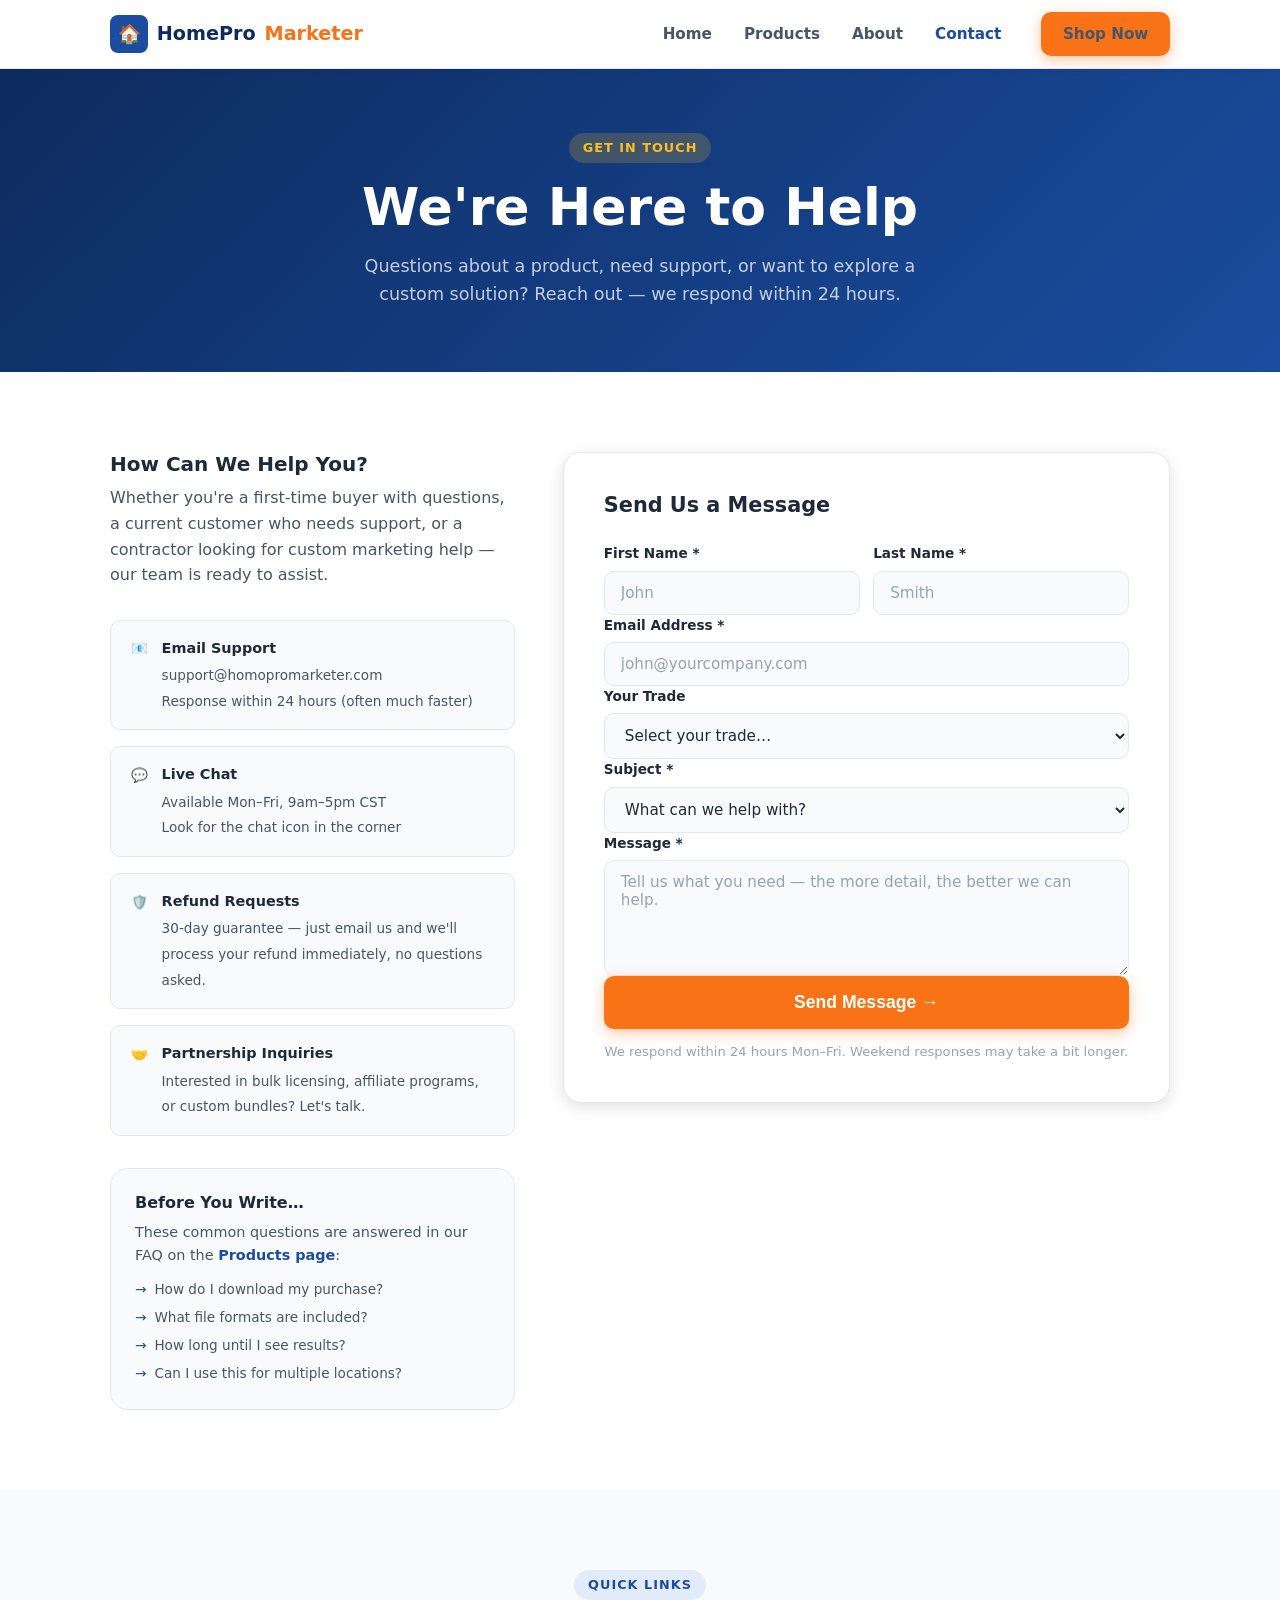
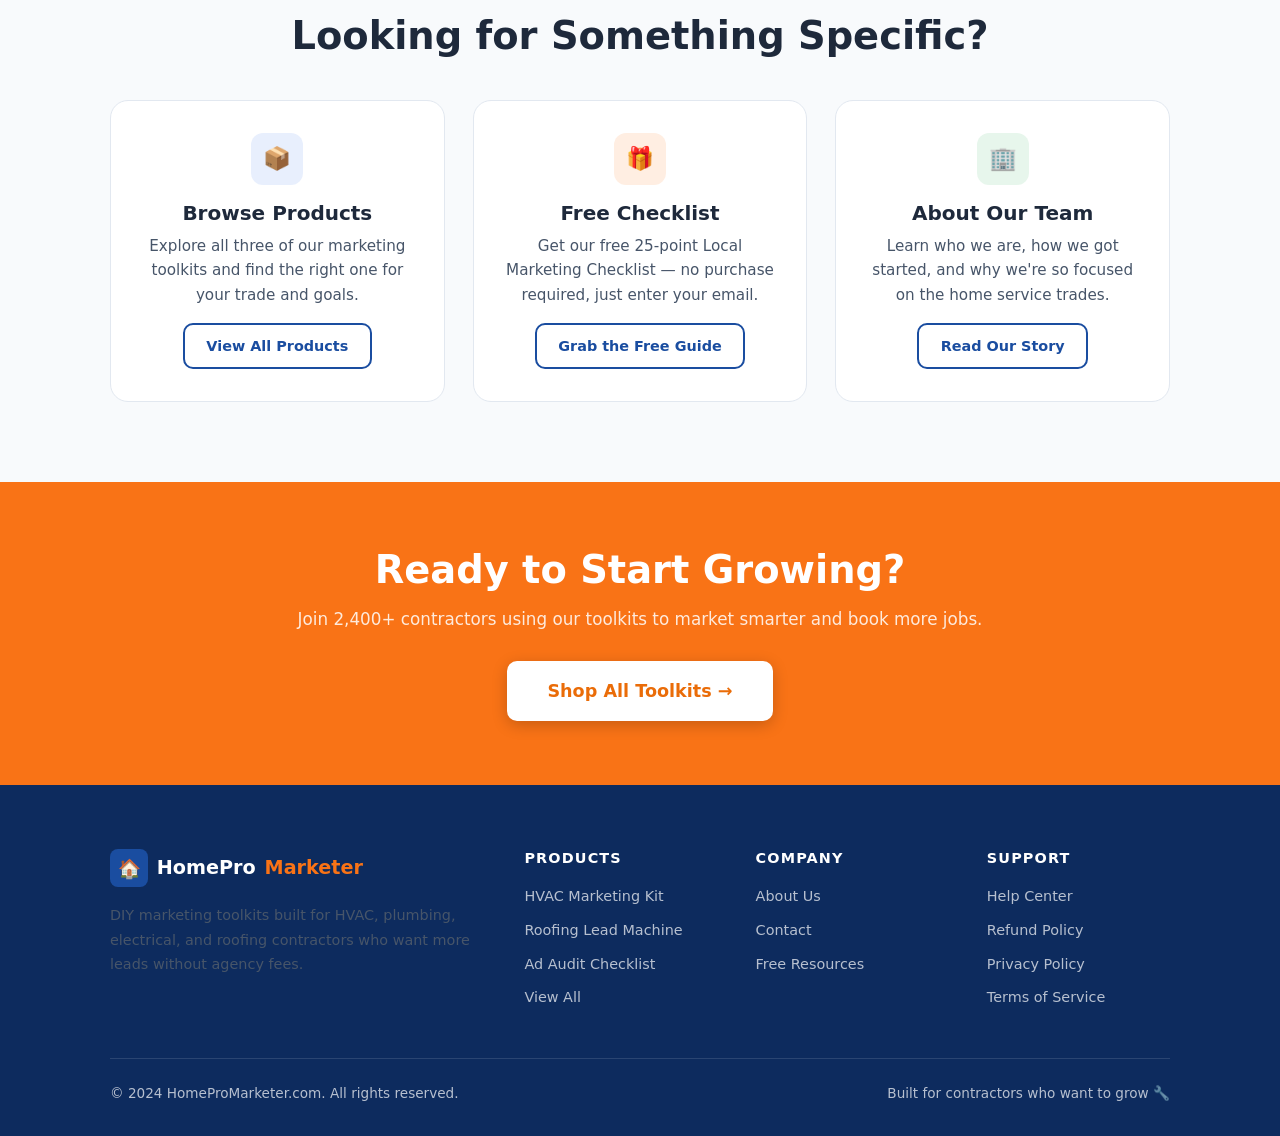
<file: contact.html>
<!DOCTYPE html>
<html lang="en">
<head>
  <meta charset="UTF-8" />
  <meta name="viewport" content="width=device-width, initial-scale=1.0" />
  <title>Contact Us — HomeProMarketer.com</title>
  <meta name="description" content="Have a question or need support? Contact the HomeProMarketer team and we'll get back to you within 24 hours." />
  <link rel="stylesheet" href="styles.css" />
  <!-- Google tag (gtag.js) -->
  <script async src="https://www.googletagmanager.com/gtag/js?id=G-1F3MPSVVSH"></script>
  <script>
    window.dataLayer = window.dataLayer || [];
    function gtag(){dataLayer.push(arguments);}
    gtag('js', new Date());
    gtag('config', 'G-1F3MPSVVSH');
  </script>
</head>
<body>

<!-- ===== NAVBAR ===== -->
<nav class="navbar">
  <div class="container">
    <div class="navbar-inner">
      <a href="index.html" class="logo">
        <div class="logo-icon">🏠</div>
        HomePro<span>Marketer</span>
      </a>
      <ul class="nav-links">
        <li><a href="index.html">Home</a></li>
        <li><a href="products.html">Products</a></li>
        <li><a href="about.html">About</a></li>
        <li><a href="contact.html" class="active">Contact</a></li>
        <li><a href="products.html" class="btn btn-primary btn-sm nav-cta">Shop Now</a></li>
      </ul>
      <button class="hamburger" id="hamburger" aria-label="Toggle menu" aria-expanded="false">
        <span></span><span></span><span></span>
      </button>
    </div>
  </div>
  <div class="mobile-nav" id="mobileNav">
    <a href="index.html">Home</a>
    <a href="products.html">Products</a>
    <a href="about.html">About</a>
    <a href="contact.html">Contact</a>
    <a href="products.html" class="btn btn-primary" style="margin-top:.5rem;text-align:center;">Shop Now</a>
  </div>
</nav>

<!-- ===== PAGE HERO ===== -->
<section class="page-hero">
  <div class="container">
    <span class="section-label" style="background:rgba(251,191,36,.2);color:#fbbf24;">Get in Touch</span>
    <h1>We're Here to Help</h1>
    <p>Questions about a product, need support, or want to explore a custom solution? Reach out — we respond within 24 hours.</p>
  </div>
</section>

<!-- ===== CONTACT SECTION ===== -->
<section class="section">
  <div class="container">
    <div class="contact-grid">

      <!-- Left: Contact Info -->
      <div class="contact-info">
        <h3>How Can We Help You?</h3>
        <p>Whether you're a first-time buyer with questions, a current customer who needs support, or a contractor looking for custom marketing help — our team is ready to assist.</p>
        <div class="contact-methods">
          <div class="contact-method">
            <span class="contact-method-icon">📧</span>
            <div>
              <strong>Email Support</strong>
              <span>support@homopromarketer.com<br>Response within 24 hours (often much faster)</span>
            </div>
          </div>
          <div class="contact-method">
            <span class="contact-method-icon">💬</span>
            <div>
              <strong>Live Chat</strong>
              <span>Available Mon–Fri, 9am–5pm CST<br>Look for the chat icon in the corner</span>
            </div>
          </div>
          <div class="contact-method">
            <span class="contact-method-icon">🛡️</span>
            <div>
              <strong>Refund Requests</strong>
              <span>30-day guarantee — just email us and we'll process your refund immediately, no questions asked.</span>
            </div>
          </div>
          <div class="contact-method">
            <span class="contact-method-icon">🤝</span>
            <div>
              <strong>Partnership Inquiries</strong>
              <span>Interested in bulk licensing, affiliate programs, or custom bundles? Let's talk.</span>
            </div>
          </div>
        </div>

        <div style="margin-top:2rem;padding:1.5rem;background:var(--gray-50);border:1px solid var(--gray-200);border-radius:var(--radius-lg);">
          <h4 style="margin-bottom:.5rem;font-size:1rem;">Before You Write…</h4>
          <p style="font-size:.9rem;margin-bottom:.75rem;">These common questions are answered in our FAQ on the <a href="products.html" style="color:var(--blue);font-weight:600;">Products page</a>:</p>
          <ul style="display:flex;flex-direction:column;gap:.4rem;">
            <li style="font-size:.85rem;color:var(--gray-600);display:flex;gap:.5rem;align-items:flex-start;"><span style="color:var(--blue);">→</span> How do I download my purchase?</li>
            <li style="font-size:.85rem;color:var(--gray-600);display:flex;gap:.5rem;align-items:flex-start;"><span style="color:var(--blue);">→</span> What file formats are included?</li>
            <li style="font-size:.85rem;color:var(--gray-600);display:flex;gap:.5rem;align-items:flex-start;"><span style="color:var(--blue);">→</span> How long until I see results?</li>
            <li style="font-size:.85rem;color:var(--gray-600);display:flex;gap:.5rem;align-items:flex-start;"><span style="color:var(--blue);">→</span> Can I use this for multiple locations?</li>
          </ul>
        </div>
      </div>

      <!-- Right: Contact Form -->
      <div>
        <form class="contact-form" id="contactForm" novalidate>
          <h3 style="margin-bottom:1.5rem;font-size:1.3rem;">Send Us a Message</h3>
          <div class="form-row">
            <div class="form-group">
              <label for="cfFirstName">First Name *</label>
              <input type="text" id="cfFirstName" name="firstName" placeholder="John" required />
            </div>
            <div class="form-group">
              <label for="cfLastName">Last Name *</label>
              <input type="text" id="cfLastName" name="lastName" placeholder="Smith" required />
            </div>
          </div>
          <div class="form-group">
            <label for="cfEmail">Email Address *</label>
            <input type="email" id="cfEmail" name="email" placeholder="john@yourcompany.com" required />
          </div>
          <div class="form-group">
            <label for="cfTrade">Your Trade</label>
            <select id="cfTrade" name="trade">
              <option value="" disabled selected>Select your trade…</option>
              <option>HVAC</option>
              <option>Roofing</option>
              <option>Plumbing</option>
              <option>Electrical</option>
              <option>Pest Control</option>
              <option>Landscaping / Lawn Care</option>
              <option>Other Home Service</option>
              <option>Not a contractor</option>
            </select>
          </div>
          <div class="form-group">
            <label for="cfSubject">Subject *</label>
            <select id="cfSubject" name="subject" required>
              <option value="" disabled selected>What can we help with?</option>
              <option>Pre-purchase question</option>
              <option>Product support / how-to help</option>
              <option>Download / access issue</option>
              <option>Refund request</option>
              <option>Partnership / affiliate inquiry</option>
              <option>Custom bundle / bulk licensing</option>
              <option>General feedback</option>
              <option>Other</option>
            </select>
          </div>
          <div class="form-group">
            <label for="cfMessage">Message *</label>
            <textarea id="cfMessage" name="message" rows="5" placeholder="Tell us what you need — the more detail, the better we can help." required style="resize:vertical;"></textarea>
          </div>
          <button type="submit" class="btn btn-primary btn-lg" style="width:100%;">Send Message →</button>
          <p style="font-size:.82rem;color:var(--gray-400);margin-top:.75rem;text-align:center;">We respond within 24 hours Mon–Fri. Weekend responses may take a bit longer.</p>
        </form>
      </div>

    </div>
  </div>
</section>

<!-- ===== QUICK LINKS ===== -->
<section class="section section-alt">
  <div class="container">
    <div class="text-center">
      <span class="section-label blue">Quick Links</span>
      <h2 class="section-title">Looking for Something Specific?</h2>
    </div>
    <div class="features-grid" style="margin-top:2.5rem;">
      <div class="feature-card" style="text-align:center;">
        <div class="feature-icon icon-blue" style="margin:0 auto 1rem;">📦</div>
        <h3>Browse Products</h3>
        <p>Explore all three of our marketing toolkits and find the right one for your trade and goals.</p>
        <a href="products.html" class="btn btn-secondary btn-sm mt-2">View All Products</a>
      </div>
      <div class="feature-card" style="text-align:center;">
        <div class="feature-icon icon-orange" style="margin:0 auto 1rem;">🎁</div>
        <h3>Free Checklist</h3>
        <p>Get our free 25-point Local Marketing Checklist — no purchase required, just enter your email.</p>
        <a href="index.html#free-guide" class="btn btn-secondary btn-sm mt-2">Grab the Free Guide</a>
      </div>
      <div class="feature-card" style="text-align:center;">
        <div class="feature-icon icon-green" style="margin:0 auto 1rem;">🏢</div>
        <h3>About Our Team</h3>
        <p>Learn who we are, how we got started, and why we're so focused on the home service trades.</p>
        <a href="about.html" class="btn btn-secondary btn-sm mt-2">Read Our Story</a>
      </div>
    </div>
  </div>
</section>

<!-- ===== CTA ===== -->
<section class="cta-banner">
  <div class="container">
    <h2>Ready to Start Growing?</h2>
    <p>Join 2,400+ contractors using our toolkits to market smarter and book more jobs.</p>
    <a href="products.html" class="btn btn-primary btn-lg">Shop All Toolkits →</a>
  </div>
</section>

<!-- ===== FOOTER ===== -->
<footer class="footer">
  <div class="container">
    <div class="footer-grid">
      <div class="footer-brand">
        <a href="index.html" class="logo" style="color:white;">
          <div class="logo-icon">🏠</div>
          HomePro<span>Marketer</span>
        </a>
        <p style="margin-top:1rem;">DIY marketing toolkits built for HVAC, plumbing, electrical, and roofing contractors who want more leads without agency fees.</p>
      </div>
      <div>
        <h4>Products</h4>
        <ul>
          <li><a href="products.html#hvac">HVAC Marketing Kit</a></li>
          <li><a href="products.html#roofing">Roofing Lead Machine</a></li>
          <li><a href="products.html#audit">Ad Audit Checklist</a></li>
          <li><a href="products.html">View All</a></li>
        </ul>
      </div>
      <div>
        <h4>Company</h4>
        <ul>
          <li><a href="about.html">About Us</a></li>
          <li><a href="contact.html">Contact</a></li>
          <li><a href="index.html#free-guide">Free Resources</a></li>
        </ul>
      </div>
      <div>
        <h4>Support</h4>
        <ul>
          <li><a href="contact.html">Help Center</a></li>
          <li><a href="contact.html">Refund Policy</a></li>
          <li><a href="contact.html">Privacy Policy</a></li>
          <li><a href="contact.html">Terms of Service</a></li>
        </ul>
      </div>
    </div>
    <div class="footer-bottom">
      <span>© 2024 HomeProMarketer.com. All rights reserved.</span>
      <span>Built for contractors who want to grow 🔧</span>
    </div>
  </div>
</footer>

<script src="script.js"></script>
</body>
</html>
</file>
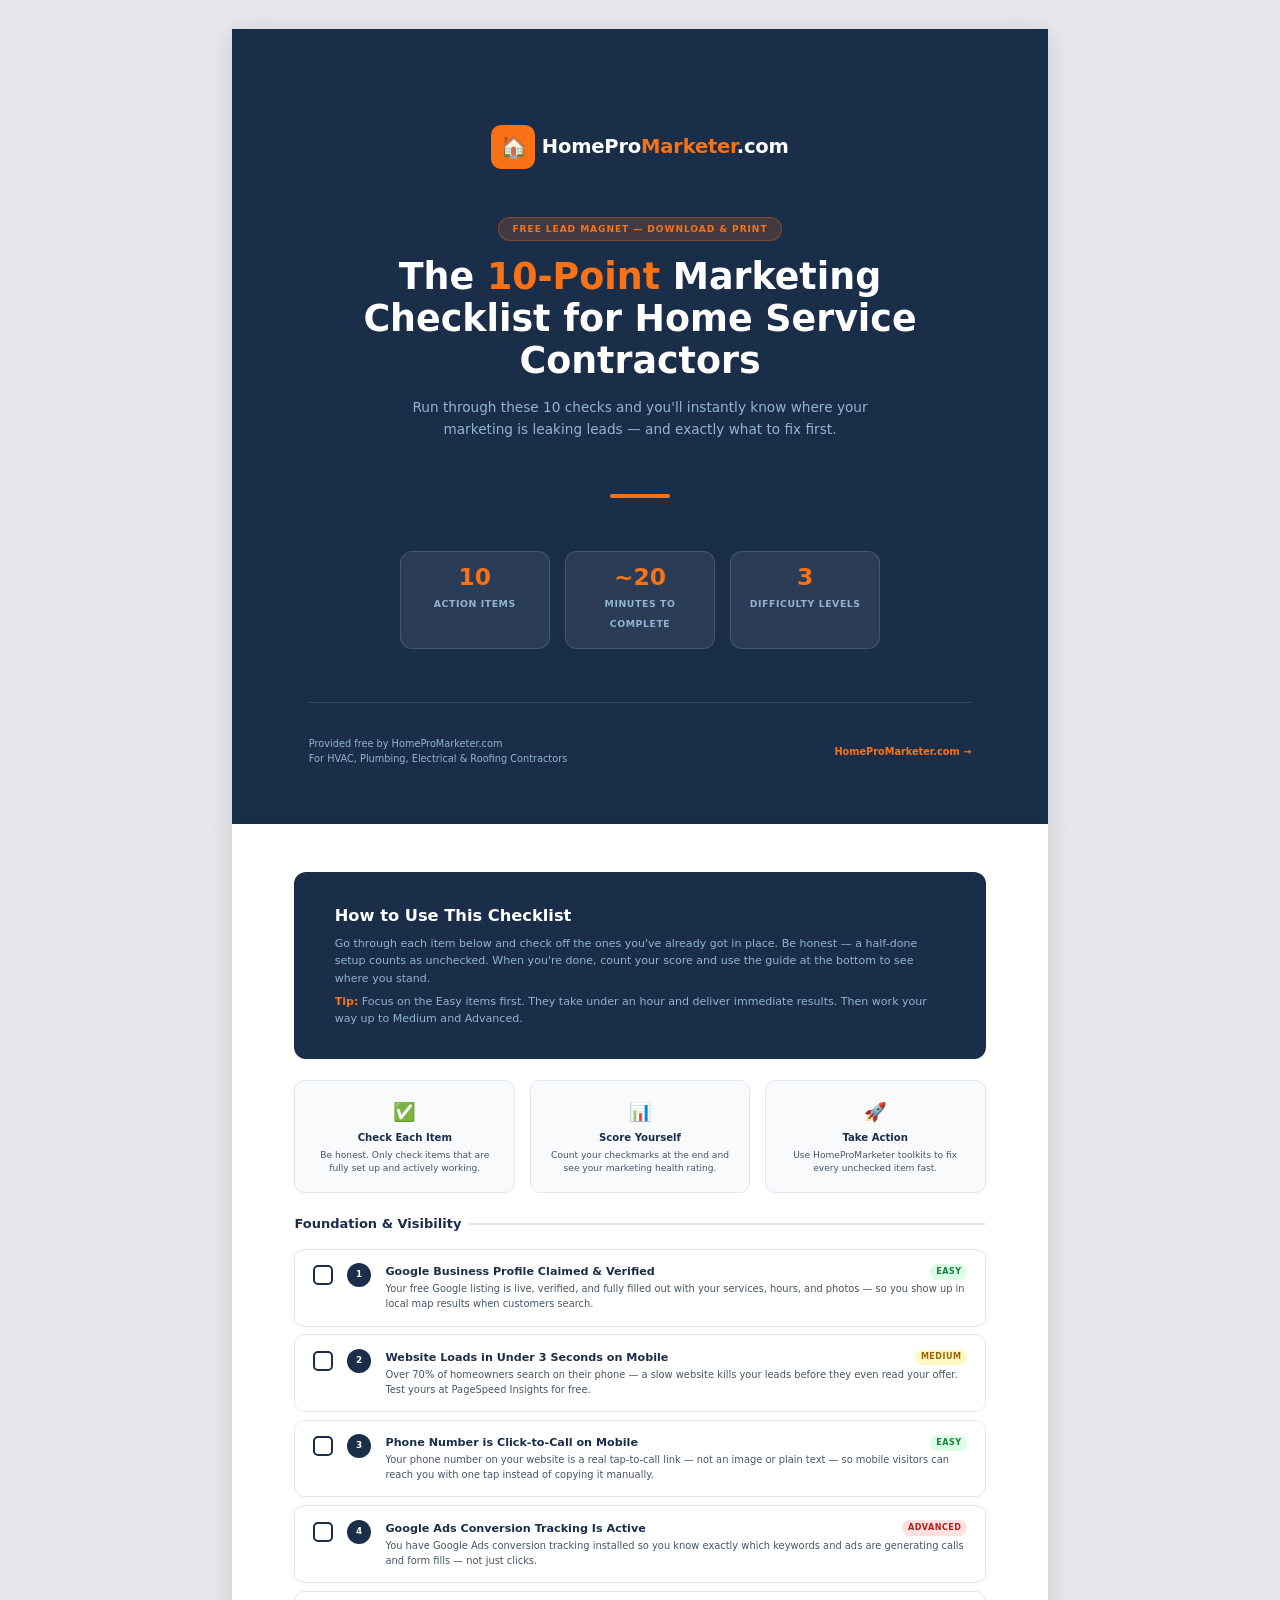
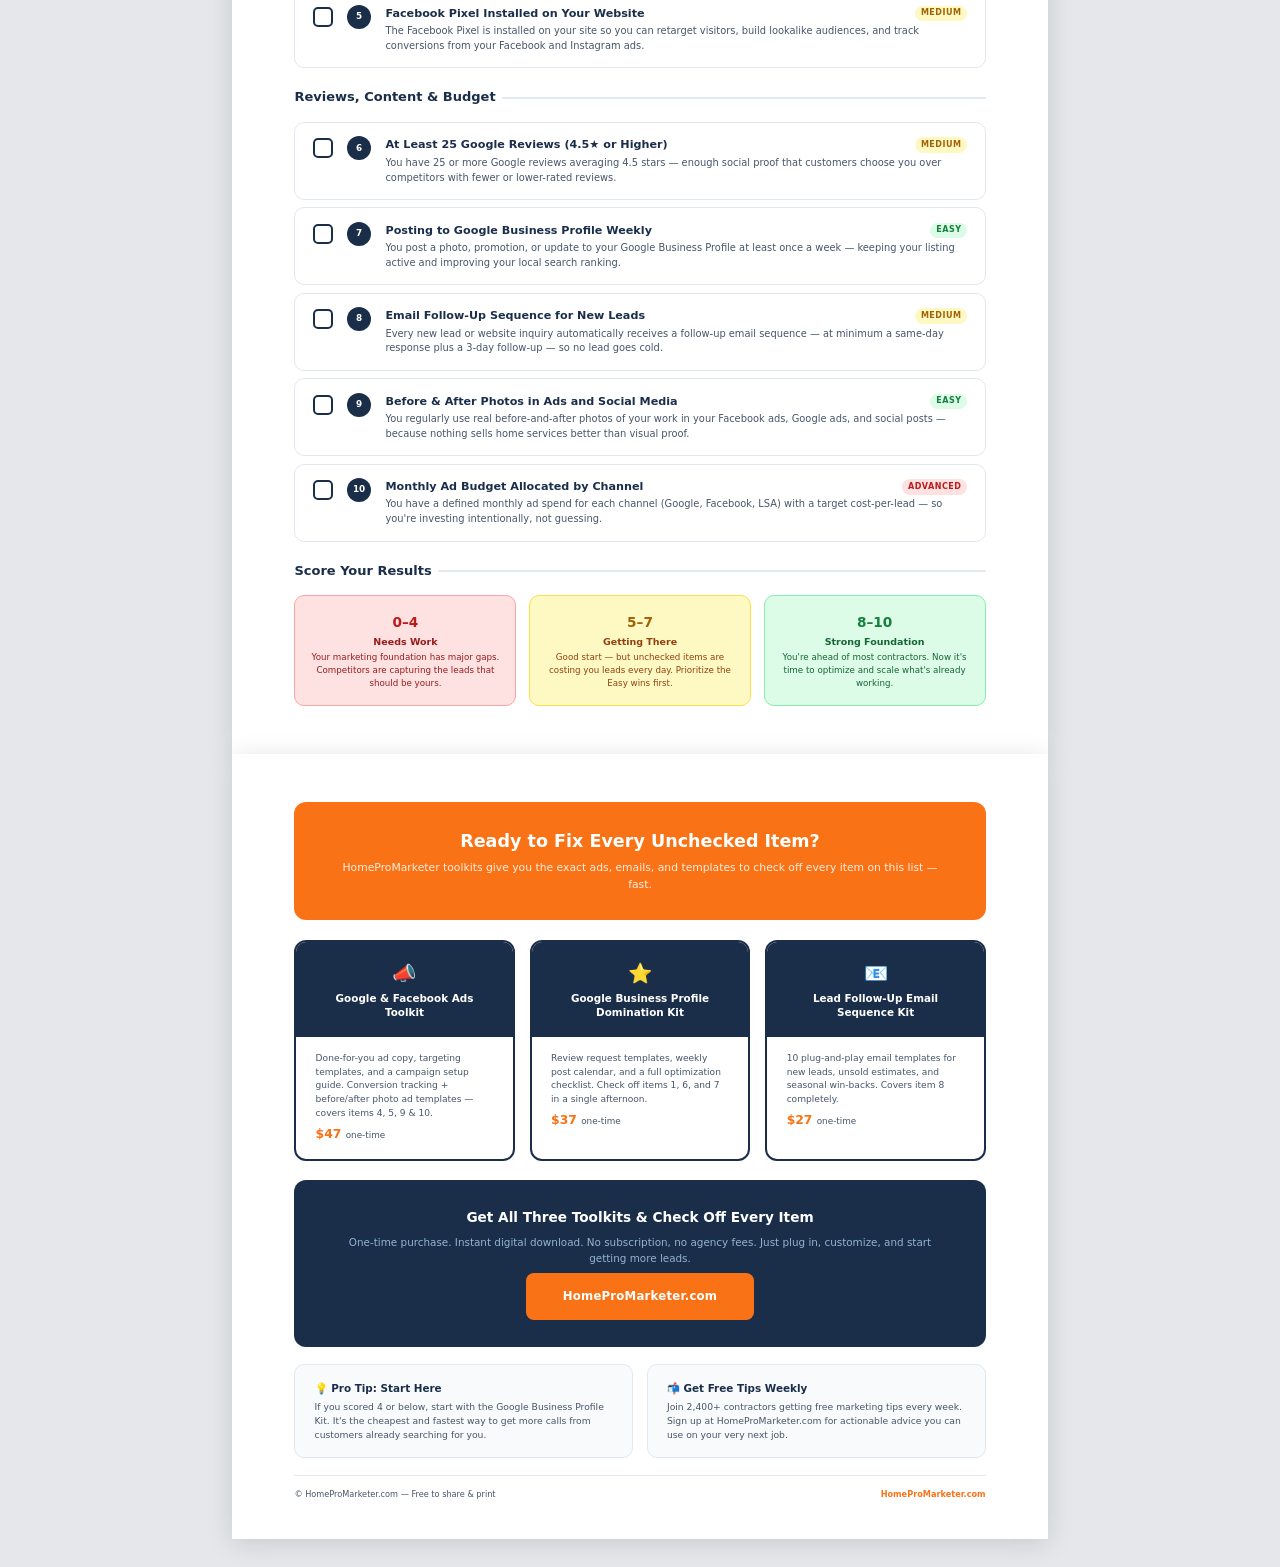
<file: Free-Marketing-Checklist-PRINT.html>
<!DOCTYPE html>
<html lang="en">
<head>
  <meta charset="UTF-8" />
  <meta name="viewport" content="width=device-width, initial-scale=1.0" />
  <title>10-Point Marketing Checklist — HomeProMarketer.com</title>
  <style>
    /* ===== VARIABLES ===== */
    :root {
      --navy:        #1a2e4a;
      --orange:      #f97316;
      --orange-dark: #ea6c08;
      --white:       #ffffff;
      --gray-50:     #f8fafc;
      --gray-100:    #f1f5f9;
      --gray-200:    #e2e8f0;
      --gray-600:    #475569;
      --gray-800:    #1e293b;
    }

    /* ===== RESET ===== */
    *, *::before, *::after { box-sizing: border-box; margin: 0; padding: 0; }
    html { font-size: 13px; }
    body {
      font-family: 'Segoe UI', system-ui, -apple-system, sans-serif;
      color: var(--gray-800);
      background: var(--white);
      line-height: 1.55;
    }

    /* ===== COVER ===== */
    .cover {
      background: var(--navy);
      display: flex;
      flex-direction: column;
      align-items: center;
      justify-content: center;
      text-align: center;
      padding: 1in 0.8in 0.6in;
      page-break-after: always;
    }
    .cover-logo {
      display: flex;
      align-items: center;
      gap: 0.5rem;
      margin-bottom: 0.5in;
    }
    .cover-logo-icon {
      width: 44px;
      height: 44px;
      background: var(--orange);
      border-radius: 10px;
      display: flex;
      align-items: center;
      justify-content: center;
      font-size: 22px;
    }
    .cover-logo-text {
      font-size: 1.5rem;
      font-weight: 700;
      color: var(--white);
      letter-spacing: -0.01em;
    }
    .cover-logo-text span { color: var(--orange); }

    .cover-badge {
      display: inline-block;
      background: rgba(249,115,22,0.18);
      color: var(--orange);
      font-weight: 700;
      font-size: 0.7rem;
      letter-spacing: 0.1em;
      text-transform: uppercase;
      border-radius: 50px;
      padding: 0.3rem 1rem;
      margin-bottom: 1.2rem;
      border: 1px solid rgba(249,115,22,0.35);
    }
    .cover h1 {
      font-size: 2.8rem;
      font-weight: 800;
      color: var(--white);
      line-height: 1.15;
      max-width: 6in;
      margin-bottom: 1.2rem;
    }
    .cover h1 span { color: var(--orange); }
    .cover-subtitle {
      font-size: 1.05rem;
      color: #93b4d4;
      max-width: 5in;
      margin-bottom: 0.55in;
      line-height: 1.6;
    }
    .cover-divider {
      width: 60px;
      height: 4px;
      background: var(--orange);
      border-radius: 2px;
      margin: 0 auto 0.55in;
    }
    .cover-graphic {
      width: 5in;
      margin: 0 auto 0.55in;
      display: flex;
      justify-content: center;
      gap: 1.2rem;
    }
    .cover-stat {
      background: rgba(255,255,255,0.07);
      border: 1px solid rgba(255,255,255,0.13);
      border-radius: 12px;
      padding: 1.1rem 1.4rem;
      text-align: center;
      flex: 1;
    }
    .cover-stat-number {
      font-size: 1.8rem;
      font-weight: 800;
      color: var(--orange);
      display: block;
      line-height: 1;
      margin-bottom: 0.3rem;
    }
    .cover-stat-label {
      font-size: 0.72rem;
      color: #93b4d4;
      text-transform: uppercase;
      letter-spacing: 0.06em;
      font-weight: 600;
    }
    .cover-footer {
      padding-top: 0.35in;
      border-top: 1px solid rgba(255,255,255,0.12);
      width: 100%;
      display: flex;
      justify-content: space-between;
      align-items: center;
    }
    .cover-footer-left {
      font-size: 0.75rem;
      color: #93b4d4;
      text-align: left;
    }
    .cover-footer-right {
      font-size: 0.75rem;
      color: var(--orange);
      font-weight: 600;
    }

    /* ===== CONTENT AREA ===== */
    .content {
      padding: 0.5in 0.65in 0.4in;
    }

    /* ===== INTRO ===== */
    .intro-box {
      background: var(--navy);
      border-radius: 12px;
      padding: 0.32in 0.42in;
      margin-bottom: 0.22in;
      color: var(--white);
    }
    .intro-box h2 {
      font-size: 1.25rem;
      font-weight: 800;
      color: var(--white);
      margin-bottom: 0.5rem;
    }
    .intro-box p {
      color: #93b4d4;
      font-size: 0.85rem;
      line-height: 1.6;
      margin-bottom: 0.4rem;
    }
    .intro-box p:last-child { margin-bottom: 0; }
    .intro-box strong { color: var(--orange); }

    .how-to-grid {
      display: grid;
      grid-template-columns: repeat(3, 1fr);
      gap: 0.15in;
      margin-bottom: 0.22in;
    }
    .how-to-card {
      background: var(--gray-50);
      border: 1.5px solid var(--gray-200);
      border-radius: 10px;
      padding: 0.18in 0.18in;
      text-align: center;
    }
    .how-to-icon {
      font-size: 1.4rem;
      margin-bottom: 0.3rem;
      display: block;
    }
    .how-to-card h4 {
      font-size: 0.78rem;
      font-weight: 700;
      color: var(--navy);
      margin-bottom: 0.2rem;
    }
    .how-to-card p {
      font-size: 0.7rem;
      color: var(--gray-600);
      line-height: 1.45;
    }

    /* ===== CHECKLIST ===== */
    .checklist-section-title {
      font-size: 1rem;
      font-weight: 800;
      color: var(--navy);
      margin-bottom: 0.15in;
      display: flex;
      align-items: center;
      gap: 0.5rem;
    }
    .checklist-section-title::after {
      content: '';
      flex: 1;
      height: 2px;
      background: var(--gray-200);
      border-radius: 1px;
    }

    .checklist-item {
      display: flex;
      align-items: flex-start;
      gap: 0.15in;
      padding: 0.14in 0.18in;
      margin-bottom: 0.08in;
      border-radius: 10px;
      border: 1.5px solid var(--gray-200);
      background: var(--white);
      page-break-inside: avoid;
    }

    .checkbox-wrap { flex-shrink: 0; margin-top: 2px; }
    .checkbox {
      width: 20px;
      height: 20px;
      border: 2px solid var(--navy);
      border-radius: 5px;
      display: block;
    }
    .item-number {
      flex-shrink: 0;
      width: 24px;
      height: 24px;
      background: var(--navy);
      color: var(--white);
      border-radius: 50%;
      display: flex;
      align-items: center;
      justify-content: center;
      font-size: 0.68rem;
      font-weight: 800;
    }
    .item-body { flex: 1; }
    .item-header {
      display: flex;
      align-items: center;
      justify-content: space-between;
      margin-bottom: 0.15rem;
    }
    .item-title {
      font-size: 0.86rem;
      font-weight: 700;
      color: var(--navy);
    }
    .difficulty {
      font-size: 0.62rem;
      font-weight: 700;
      text-transform: uppercase;
      letter-spacing: 0.06em;
      padding: 0.12rem 0.45rem;
      border-radius: 50px;
      flex-shrink: 0;
      margin-left: 0.4rem;
    }
    .difficulty.easy     { background: #dcfce7; color: #15803d; }
    .difficulty.medium   { background: #fef9c3; color: #a16207; }
    .difficulty.advanced { background: #fee2e2; color: #b91c1c; }
    .item-desc {
      font-size: 0.76rem;
      color: var(--gray-600);
      line-height: 1.5;
    }

    /* ===== SCORE BOX ===== */
    .score-wrap {
      margin-top: 0.2in;
      margin-bottom: 0.1in;
    }
    .score-box {
      display: grid;
      grid-template-columns: repeat(3, 1fr);
      gap: 0.13in;
    }
    .score-tier {
      border-radius: 10px;
      padding: 0.16in 0.14in;
      text-align: center;
    }
    .score-tier.red    { background: #fee2e2; border: 1.5px solid #fca5a5; }
    .score-tier.yellow { background: #fef9c3; border: 1.5px solid #fde047; }
    .score-tier.green  { background: #dcfce7; border: 1.5px solid #86efac; }
    .score-tier .score-range {
      font-size: 1.05rem;
      font-weight: 800;
      display: block;
      margin-bottom: 0.15rem;
    }
    .score-tier.red    .score-range { color: #b91c1c; }
    .score-tier.yellow .score-range { color: #a16207; }
    .score-tier.green  .score-range { color: #15803d; }
    .score-tier .score-label {
      font-size: 0.73rem;
      font-weight: 700;
      display: block;
      margin-bottom: 0.15rem;
    }
    .score-tier.red    .score-label { color: #991b1b; }
    .score-tier.yellow .score-label { color: #92400e; }
    .score-tier.green  .score-label { color: #166534; }
    .score-tier p { font-size: 0.67rem; line-height: 1.45; }
    .score-tier.red    p { color: #991b1b; }
    .score-tier.yellow p { color: #92400e; }
    .score-tier.green  p { color: #166534; }

    /* ===== NEXT STEPS ===== */
    .next-steps {
      page-break-before: always;
      padding: 0.5in 0.65in 0.4in;
    }
    .next-steps-header {
      background: var(--orange);
      border-radius: 12px;
      padding: 0.28in 0.38in;
      margin-bottom: 0.2in;
      text-align: center;
    }
    .next-steps-header h2 {
      font-size: 1.35rem;
      font-weight: 800;
      color: var(--white);
      margin-bottom: 0.35rem;
    }
    .next-steps-header p {
      color: rgba(255,255,255,0.88);
      font-size: 0.83rem;
    }

    .products-grid {
      display: grid;
      grid-template-columns: repeat(3, 1fr);
      gap: 0.16in;
      margin-bottom: 0.2in;
    }
    .product-card {
      border: 2px solid var(--navy);
      border-radius: 12px;
      overflow: hidden;
      page-break-inside: avoid;
    }
    .product-card-header {
      background: var(--navy);
      padding: 0.18in 0.2in;
      text-align: center;
    }
    .product-card-header .product-icon {
      font-size: 1.5rem;
      display: block;
      margin-bottom: 0.25rem;
    }
    .product-card-header h3 {
      font-size: 0.8rem;
      font-weight: 800;
      color: var(--white);
      line-height: 1.3;
    }
    .product-card-body { padding: 0.16in 0.2in; }
    .product-card-body p {
      font-size: 0.7rem;
      color: var(--gray-600);
      line-height: 1.5;
      margin-bottom: 0.35rem;
    }
    .product-price {
      font-size: 0.95rem;
      font-weight: 800;
      color: var(--orange);
    }
    .product-price span {
      font-size: 0.68rem;
      color: var(--gray-600);
      font-weight: 400;
    }

    .cta-box {
      background: var(--navy);
      border-radius: 12px;
      padding: 0.28in 0.38in;
      text-align: center;
      margin-bottom: 0.18in;
    }
    .cta-box h3 {
      font-size: 1.05rem;
      font-weight: 800;
      color: var(--white);
      margin-bottom: 0.4rem;
    }
    .cta-box p {
      color: #93b4d4;
      font-size: 0.8rem;
      margin-bottom: 0.55rem;
    }
    .cta-url {
      display: inline-block;
      background: var(--orange);
      color: var(--white);
      font-weight: 700;
      font-size: 0.9rem;
      padding: 0.15in 0.38in;
      border-radius: 8px;
      letter-spacing: 0.02em;
    }

    .tip-grid {
      display: grid;
      grid-template-columns: 1fr 1fr;
      gap: 0.14in;
    }
    .tip-card {
      background: var(--gray-50);
      border: 1.5px solid var(--gray-200);
      border-radius: 10px;
      padding: 0.16in 0.2in;
    }
    .tip-card-title {
      font-size: 0.8rem;
      font-weight: 700;
      color: var(--navy);
      margin-bottom: 0.25rem;
    }
    .tip-card p {
      font-size: 0.71rem;
      color: var(--gray-600);
      line-height: 1.5;
    }

    .doc-footer {
      margin-top: 0.18in;
      padding-top: 0.12in;
      border-top: 1px solid var(--gray-200);
      display: flex;
      justify-content: space-between;
      align-items: center;
      font-size: 0.63rem;
      color: var(--gray-600);
    }
    .doc-footer strong { color: var(--orange); }

    /* ===== PRINT ===== */
    @media print {
      @page { size: 8.5in 11in; margin: 0; }
      html, body { width: 8.5in; font-size: 13px; }
      .checklist-item  { page-break-inside: avoid; }
      .product-card    { page-break-inside: avoid; }
      .score-box       { page-break-inside: avoid; }
      a { color: inherit !important; text-decoration: none !important; }
    }

    /* ===== SCREEN PREVIEW ===== */
    @media screen {
      body { background: #e5e7eb; padding: 0.3in 0; }
      .cover, .content, .next-steps {
        max-width: 8.5in;
        margin-left: auto;
        margin-right: auto;
        box-shadow: 0 4px 24px rgba(0,0,0,0.13);
      }
      .content { background: var(--white); }
      .next-steps { background: var(--white); }
    }
  </style>
</head>
<body>

<!-- ============================================================
     COVER
     ============================================================ -->
<div class="cover">

  <div class="cover-logo">
    <div class="cover-logo-icon">🏠</div>
    <div class="cover-logo-text">HomePro<span>Marketer</span>.com</div>
  </div>

  <div class="cover-badge">Free Lead Magnet — Download &amp; Print</div>

  <h1>The <span>10-Point</span> Marketing Checklist for Home Service Contractors</h1>

  <p class="cover-subtitle">
    Run through these 10 checks and you'll instantly know where your marketing is leaking leads — and exactly what to fix first.
  </p>

  <div class="cover-divider"></div>

  <div class="cover-graphic">
    <div class="cover-stat">
      <span class="cover-stat-number">10</span>
      <span class="cover-stat-label">Action Items</span>
    </div>
    <div class="cover-stat">
      <span class="cover-stat-number">~20</span>
      <span class="cover-stat-label">Minutes to Complete</span>
    </div>
    <div class="cover-stat">
      <span class="cover-stat-number">3</span>
      <span class="cover-stat-label">Difficulty Levels</span>
    </div>
  </div>

  <div class="cover-footer">
    <div class="cover-footer-left">Provided free by HomeProMarketer.com<br>For HVAC, Plumbing, Electrical &amp; Roofing Contractors</div>
    <div class="cover-footer-right">HomeProMarketer.com →</div>
  </div>

</div>


<!-- ============================================================
     CONTENT — flows naturally across pages 2–3
     ============================================================ -->
<div class="content">

  <div class="intro-box">
    <h2>How to Use This Checklist</h2>
    <p>
      Go through each item below and check off the ones you've already got in place. Be honest — a half-done setup counts as unchecked.
      When you're done, count your score and use the guide at the bottom to see where you stand.
    </p>
    <p>
      <strong>Tip:</strong> Focus on the Easy items first. They take under an hour and deliver immediate results. Then work your way up to Medium and Advanced.
    </p>
  </div>

  <div class="how-to-grid">
    <div class="how-to-card">
      <span class="how-to-icon">✅</span>
      <h4>Check Each Item</h4>
      <p>Be honest. Only check items that are fully set up and actively working.</p>
    </div>
    <div class="how-to-card">
      <span class="how-to-icon">📊</span>
      <h4>Score Yourself</h4>
      <p>Count your checkmarks at the end and see your marketing health rating.</p>
    </div>
    <div class="how-to-card">
      <span class="how-to-icon">🚀</span>
      <h4>Take Action</h4>
      <p>Use HomeProMarketer toolkits to fix every unchecked item fast.</p>
    </div>
  </div>

  <div class="checklist-section-title">Foundation &amp; Visibility</div>

  <div class="checklist-item">
    <div class="checkbox-wrap"><span class="checkbox"></span></div>
    <div class="item-number">1</div>
    <div class="item-body">
      <div class="item-header">
        <div class="item-title">Google Business Profile Claimed &amp; Verified</div>
        <span class="difficulty easy">Easy</span>
      </div>
      <p class="item-desc">Your free Google listing is live, verified, and fully filled out with your services, hours, and photos — so you show up in local map results when customers search.</p>
    </div>
  </div>

  <div class="checklist-item">
    <div class="checkbox-wrap"><span class="checkbox"></span></div>
    <div class="item-number">2</div>
    <div class="item-body">
      <div class="item-header">
        <div class="item-title">Website Loads in Under 3 Seconds on Mobile</div>
        <span class="difficulty medium">Medium</span>
      </div>
      <p class="item-desc">Over 70% of homeowners search on their phone — a slow website kills your leads before they even read your offer. Test yours at PageSpeed Insights for free.</p>
    </div>
  </div>

  <div class="checklist-item">
    <div class="checkbox-wrap"><span class="checkbox"></span></div>
    <div class="item-number">3</div>
    <div class="item-body">
      <div class="item-header">
        <div class="item-title">Phone Number is Click-to-Call on Mobile</div>
        <span class="difficulty easy">Easy</span>
      </div>
      <p class="item-desc">Your phone number on your website is a real tap-to-call link — not an image or plain text — so mobile visitors can reach you with one tap instead of copying it manually.</p>
    </div>
  </div>

  <div class="checklist-item">
    <div class="checkbox-wrap"><span class="checkbox"></span></div>
    <div class="item-number">4</div>
    <div class="item-body">
      <div class="item-header">
        <div class="item-title">Google Ads Conversion Tracking Is Active</div>
        <span class="difficulty advanced">Advanced</span>
      </div>
      <p class="item-desc">You have Google Ads conversion tracking installed so you know exactly which keywords and ads are generating calls and form fills — not just clicks.</p>
    </div>
  </div>

  <div class="checklist-item">
    <div class="checkbox-wrap"><span class="checkbox"></span></div>
    <div class="item-number">5</div>
    <div class="item-body">
      <div class="item-header">
        <div class="item-title">Facebook Pixel Installed on Your Website</div>
        <span class="difficulty medium">Medium</span>
      </div>
      <p class="item-desc">The Facebook Pixel is installed on your site so you can retarget visitors, build lookalike audiences, and track conversions from your Facebook and Instagram ads.</p>
    </div>
  </div>

  <div class="checklist-section-title" style="margin-top: 0.2in;">Reviews, Content &amp; Budget</div>

  <div class="checklist-item">
    <div class="checkbox-wrap"><span class="checkbox"></span></div>
    <div class="item-number">6</div>
    <div class="item-body">
      <div class="item-header">
        <div class="item-title">At Least 25 Google Reviews (4.5★ or Higher)</div>
        <span class="difficulty medium">Medium</span>
      </div>
      <p class="item-desc">You have 25 or more Google reviews averaging 4.5 stars — enough social proof that customers choose you over competitors with fewer or lower-rated reviews.</p>
    </div>
  </div>

  <div class="checklist-item">
    <div class="checkbox-wrap"><span class="checkbox"></span></div>
    <div class="item-number">7</div>
    <div class="item-body">
      <div class="item-header">
        <div class="item-title">Posting to Google Business Profile Weekly</div>
        <span class="difficulty easy">Easy</span>
      </div>
      <p class="item-desc">You post a photo, promotion, or update to your Google Business Profile at least once a week — keeping your listing active and improving your local search ranking.</p>
    </div>
  </div>

  <div class="checklist-item">
    <div class="checkbox-wrap"><span class="checkbox"></span></div>
    <div class="item-number">8</div>
    <div class="item-body">
      <div class="item-header">
        <div class="item-title">Email Follow-Up Sequence for New Leads</div>
        <span class="difficulty medium">Medium</span>
      </div>
      <p class="item-desc">Every new lead or website inquiry automatically receives a follow-up email sequence — at minimum a same-day response plus a 3-day follow-up — so no lead goes cold.</p>
    </div>
  </div>

  <div class="checklist-item">
    <div class="checkbox-wrap"><span class="checkbox"></span></div>
    <div class="item-number">9</div>
    <div class="item-body">
      <div class="item-header">
        <div class="item-title">Before &amp; After Photos in Ads and Social Media</div>
        <span class="difficulty easy">Easy</span>
      </div>
      <p class="item-desc">You regularly use real before-and-after photos of your work in your Facebook ads, Google ads, and social posts — because nothing sells home services better than visual proof.</p>
    </div>
  </div>

  <div class="checklist-item">
    <div class="checkbox-wrap"><span class="checkbox"></span></div>
    <div class="item-number">10</div>
    <div class="item-body">
      <div class="item-header">
        <div class="item-title">Monthly Ad Budget Allocated by Channel</div>
        <span class="difficulty advanced">Advanced</span>
      </div>
      <p class="item-desc">You have a defined monthly ad spend for each channel (Google, Facebook, LSA) with a target cost-per-lead — so you're investing intentionally, not guessing.</p>
    </div>
  </div>

  <div class="score-wrap">
    <div class="checklist-section-title">Score Your Results</div>
    <div class="score-box">
      <div class="score-tier red">
        <span class="score-range">0–4</span>
        <span class="score-label">Needs Work</span>
        <p>Your marketing foundation has major gaps. Competitors are capturing the leads that should be yours.</p>
      </div>
      <div class="score-tier yellow">
        <span class="score-range">5–7</span>
        <span class="score-label">Getting There</span>
        <p>Good start — but unchecked items are costing you leads every day. Prioritize the Easy wins first.</p>
      </div>
      <div class="score-tier green">
        <span class="score-range">8–10</span>
        <span class="score-label">Strong Foundation</span>
        <p>You're ahead of most contractors. Now it's time to optimize and scale what's already working.</p>
      </div>
    </div>
  </div>

</div>


<!-- ============================================================
     NEXT STEPS — forced onto its own page
     ============================================================ -->
<div class="next-steps">

  <div class="next-steps-header">
    <h2>Ready to Fix Every Unchecked Item?</h2>
    <p>HomeProMarketer toolkits give you the exact ads, emails, and templates to check off every item on this list — fast.</p>
  </div>

  <div class="products-grid">
    <div class="product-card">
      <div class="product-card-header">
        <span class="product-icon">📣</span>
        <h3>Google &amp; Facebook Ads Toolkit</h3>
      </div>
      <div class="product-card-body">
        <p>Done-for-you ad copy, targeting templates, and a campaign setup guide. Conversion tracking + before/after photo ad templates — covers items 4, 5, 9 &amp; 10.</p>
        <div class="product-price">$47 <span>one-time</span></div>
      </div>
    </div>
    <div class="product-card">
      <div class="product-card-header">
        <span class="product-icon">⭐</span>
        <h3>Google Business Profile Domination Kit</h3>
      </div>
      <div class="product-card-body">
        <p>Review request templates, weekly post calendar, and a full optimization checklist. Check off items 1, 6, and 7 in a single afternoon.</p>
        <div class="product-price">$37 <span>one-time</span></div>
      </div>
    </div>
    <div class="product-card">
      <div class="product-card-header">
        <span class="product-icon">📧</span>
        <h3>Lead Follow-Up Email Sequence Kit</h3>
      </div>
      <div class="product-card-body">
        <p>10 plug-and-play email templates for new leads, unsold estimates, and seasonal win-backs. Covers item 8 completely.</p>
        <div class="product-price">$27 <span>one-time</span></div>
      </div>
    </div>
  </div>

  <div class="cta-box">
    <h3>Get All Three Toolkits &amp; Check Off Every Item</h3>
    <p>One-time purchase. Instant digital download. No subscription, no agency fees. Just plug in, customize, and start getting more leads.</p>
    <span class="cta-url">HomeProMarketer.com</span>
  </div>

  <div class="tip-grid">
    <div class="tip-card">
      <div class="tip-card-title">💡 Pro Tip: Start Here</div>
      <p>If you scored 4 or below, start with the Google Business Profile Kit. It's the cheapest and fastest way to get more calls from customers already searching for you.</p>
    </div>
    <div class="tip-card">
      <div class="tip-card-title">📬 Get Free Tips Weekly</div>
      <p>Join 2,400+ contractors getting free marketing tips every week. Sign up at HomeProMarketer.com for actionable advice you can use on your very next job.</p>
    </div>
  </div>

  <div class="doc-footer">
    <div>© HomeProMarketer.com — Free to share &amp; print</div>
    <div><strong>HomeProMarketer.com</strong></div>
  </div>

</div>

</body>
</html>
</file>
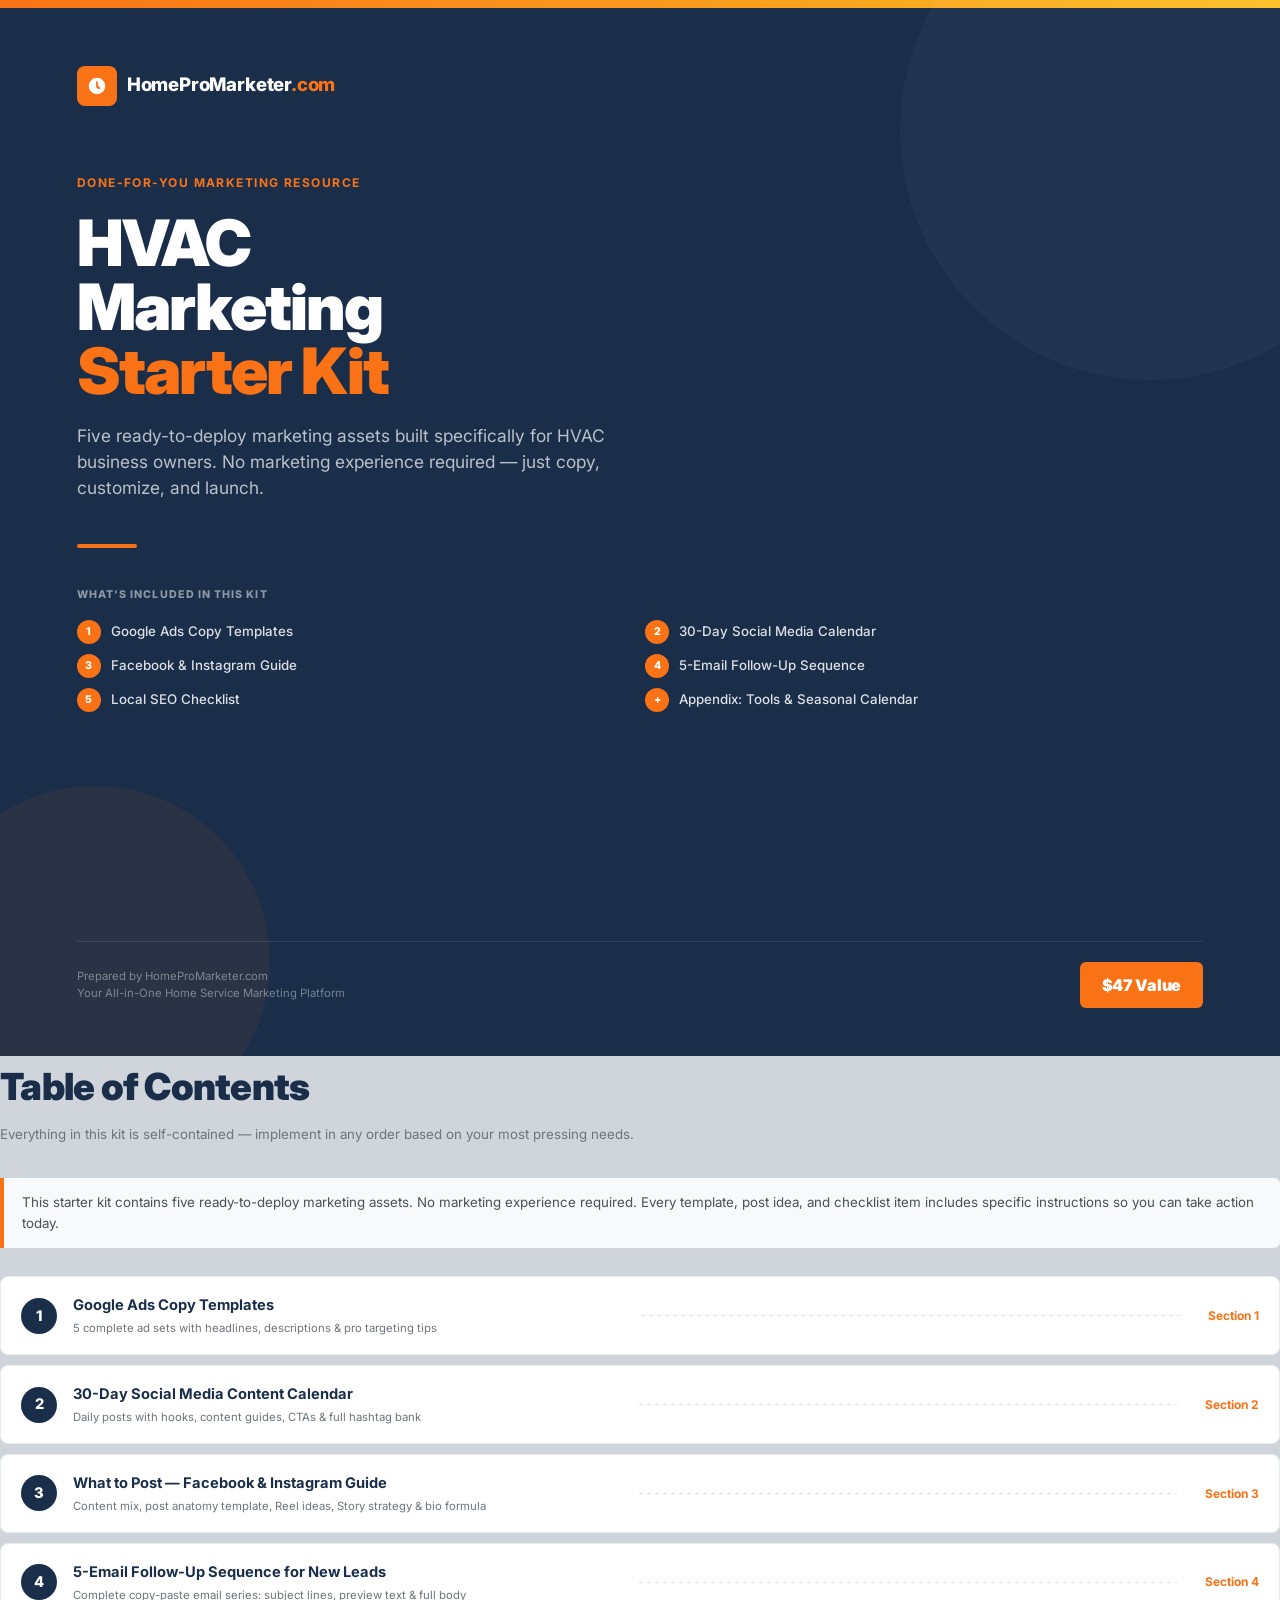
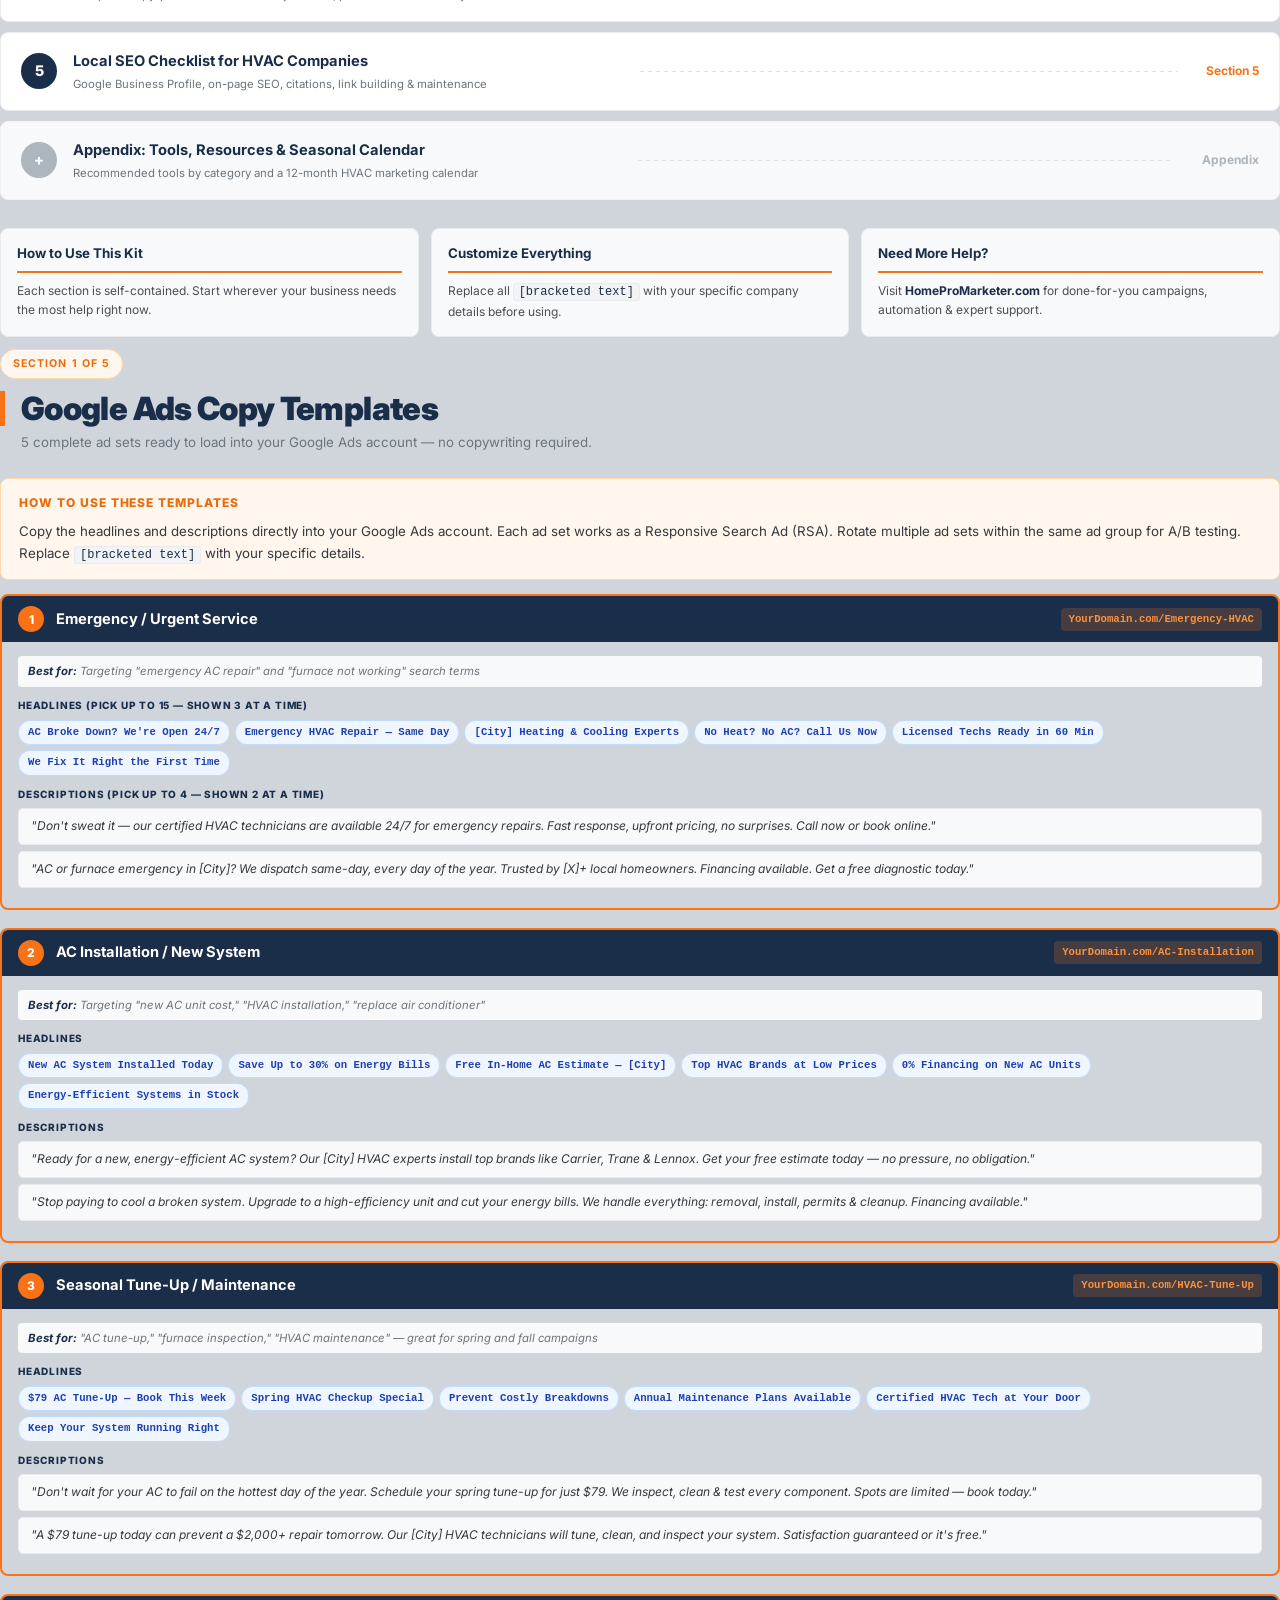
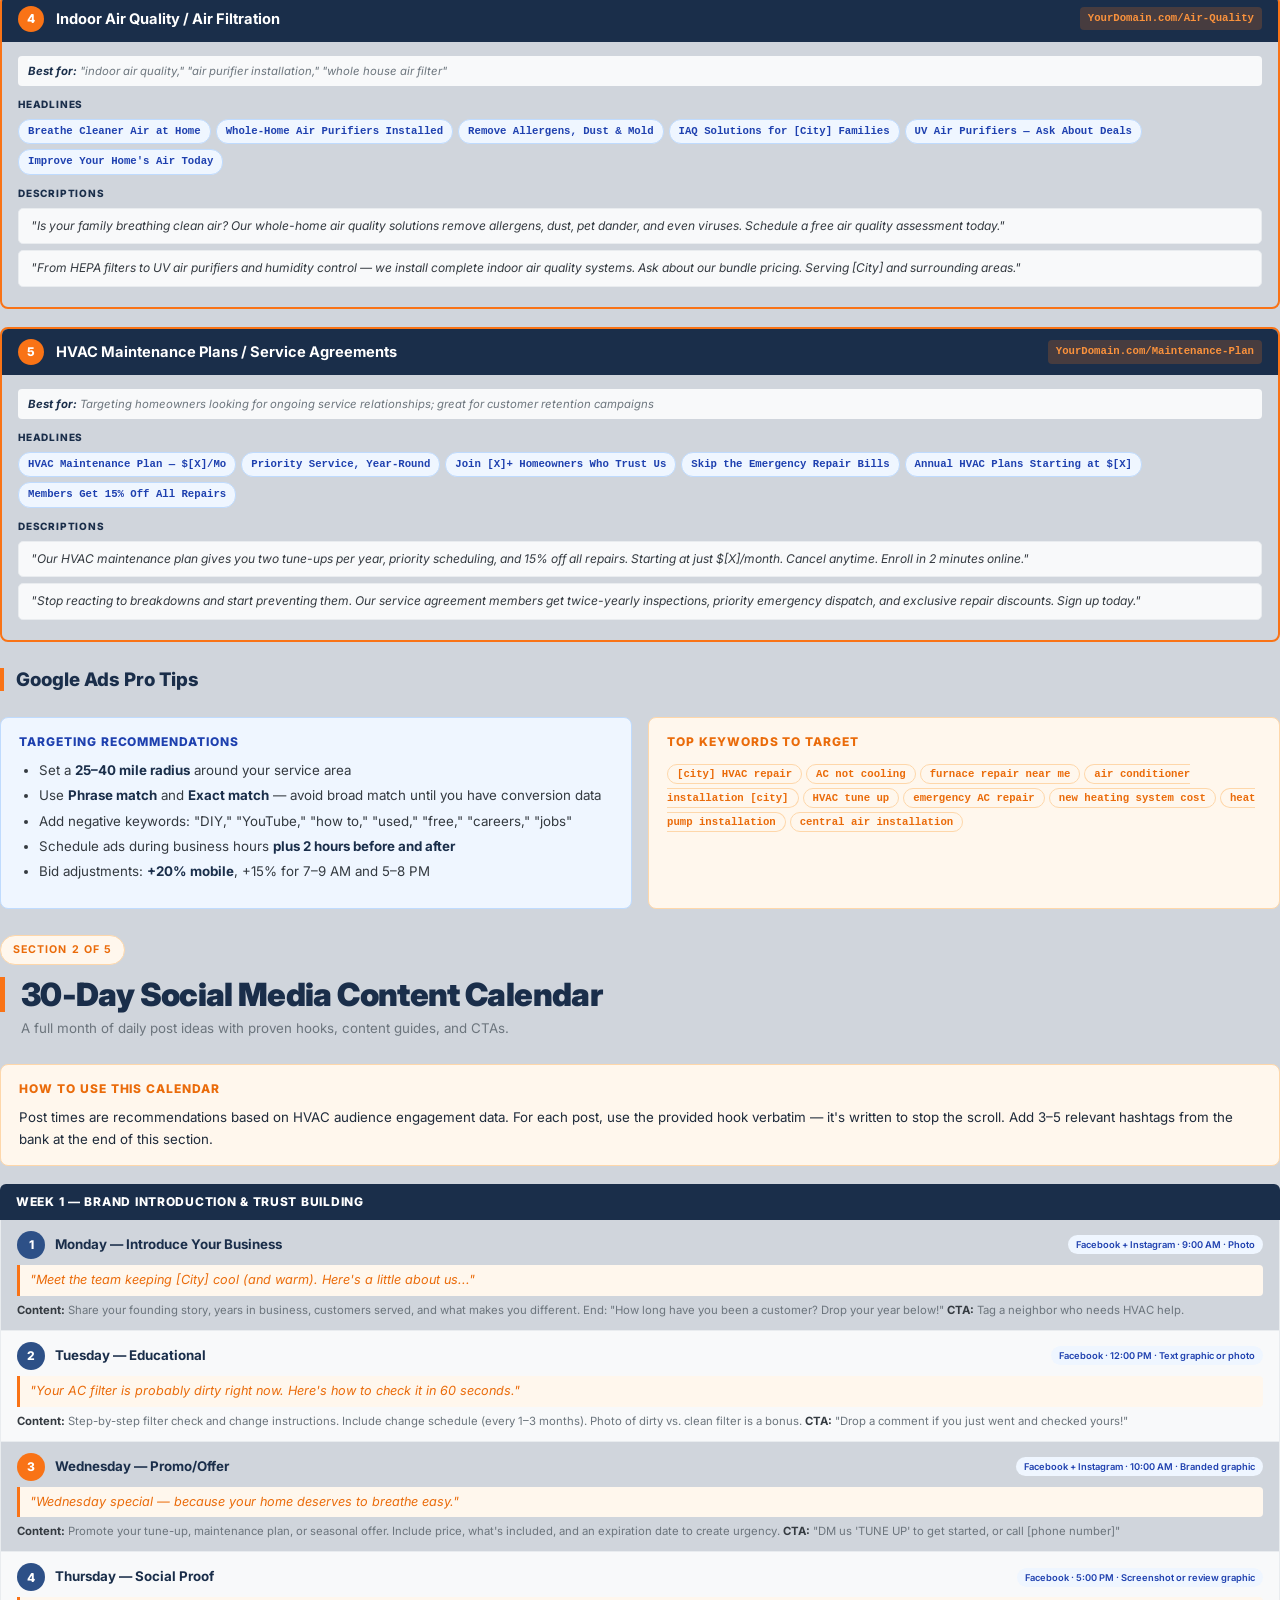
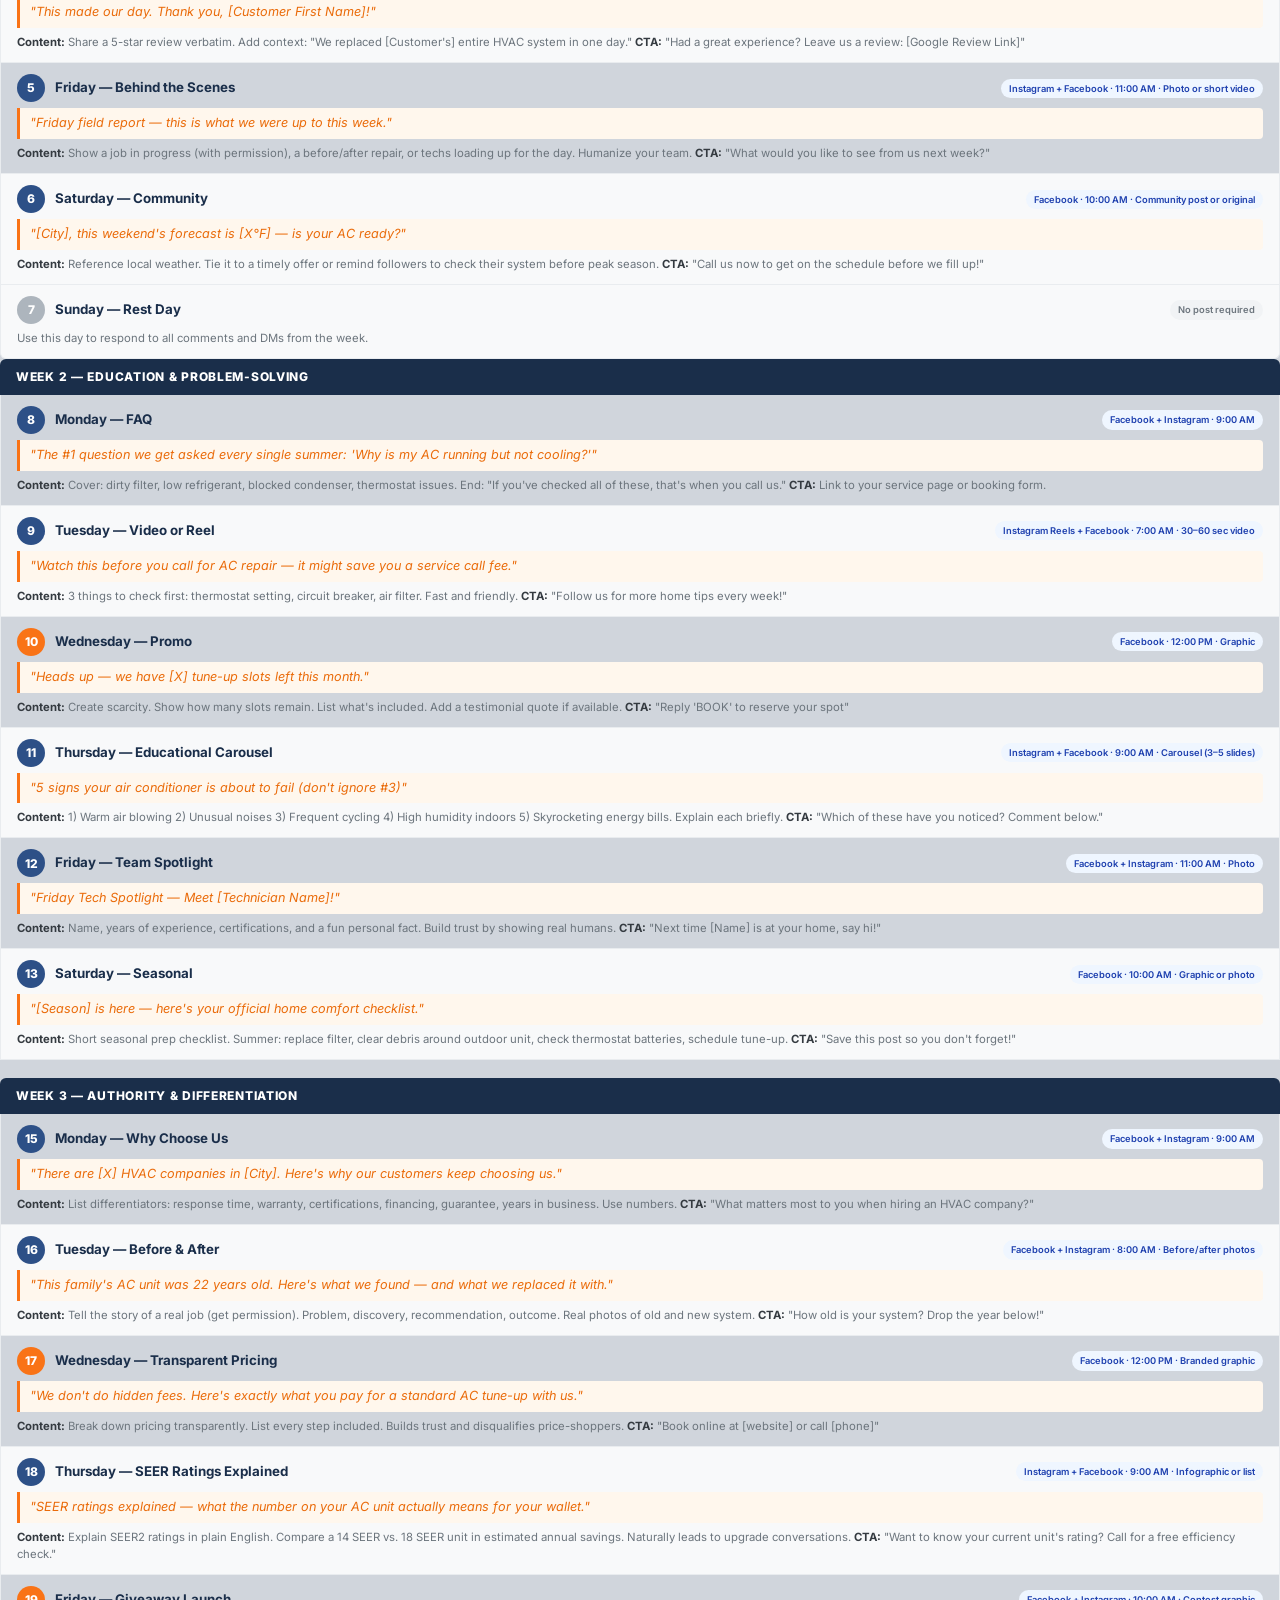
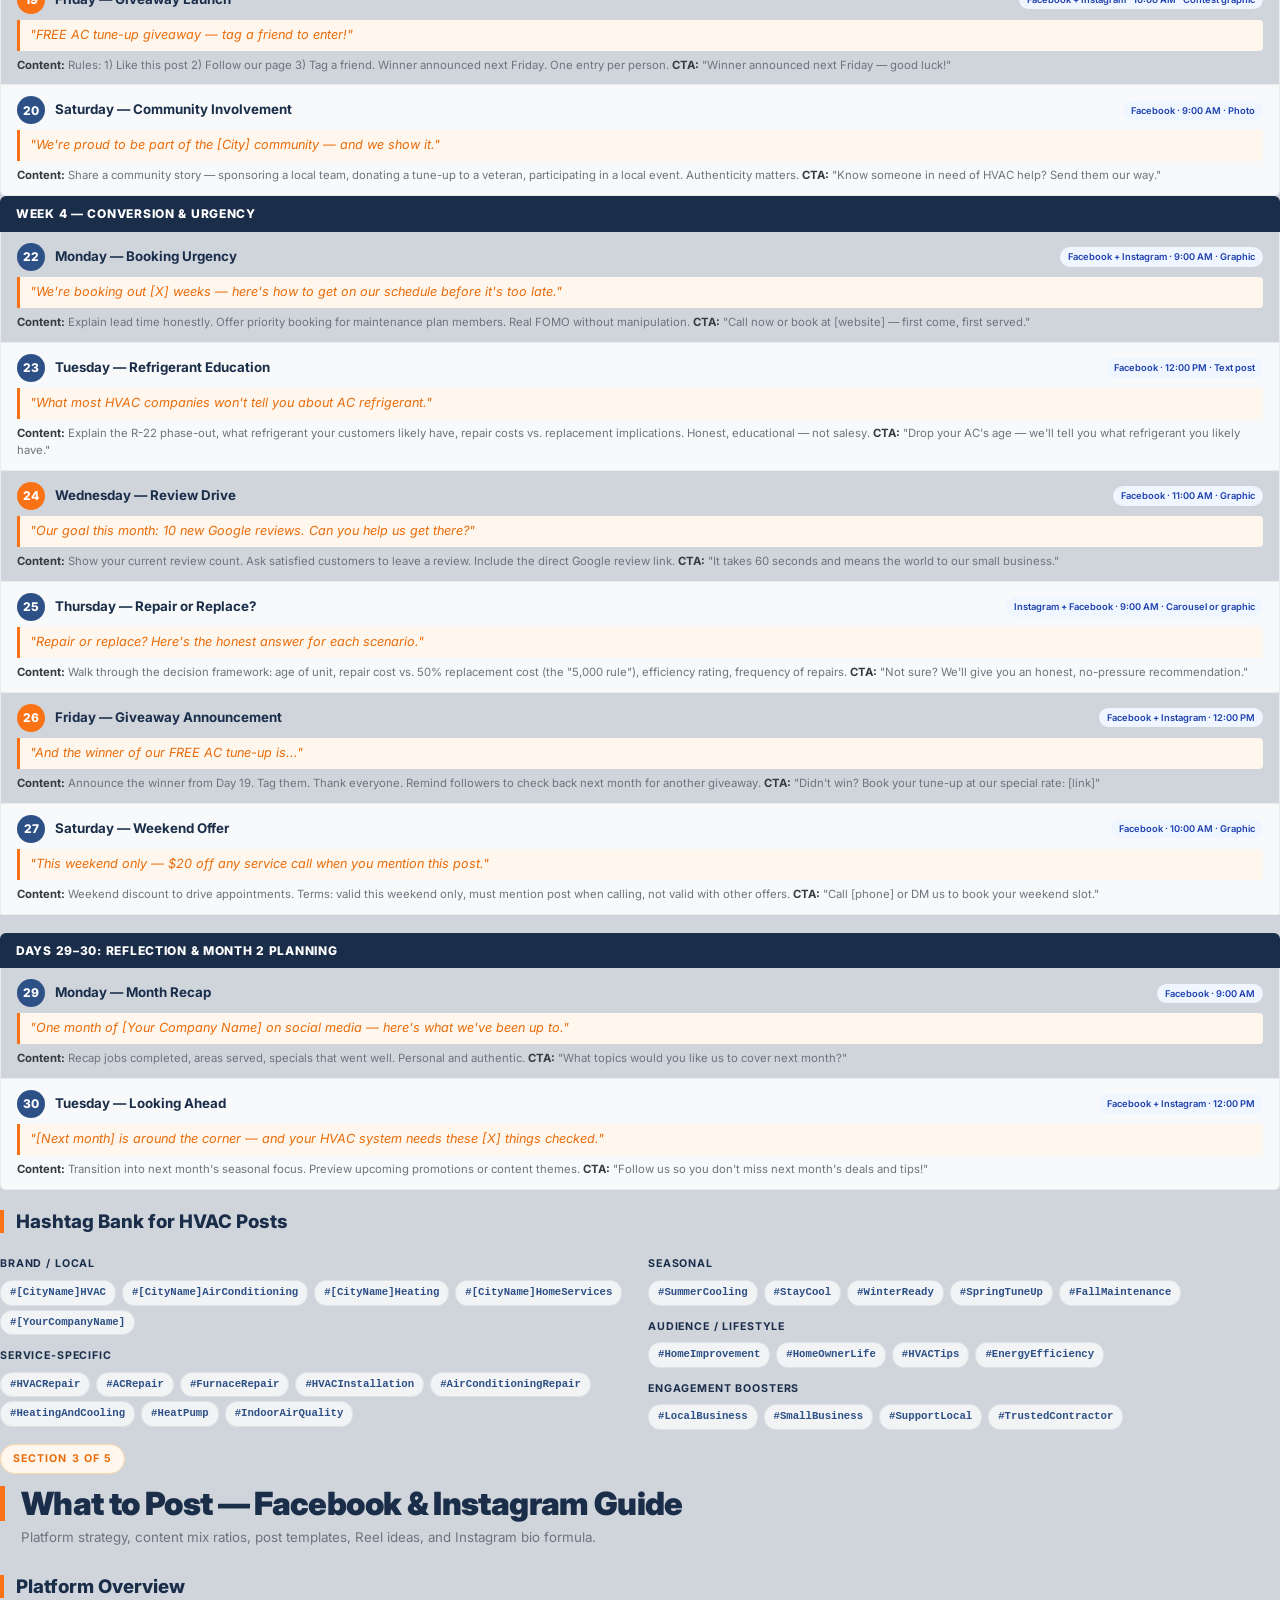
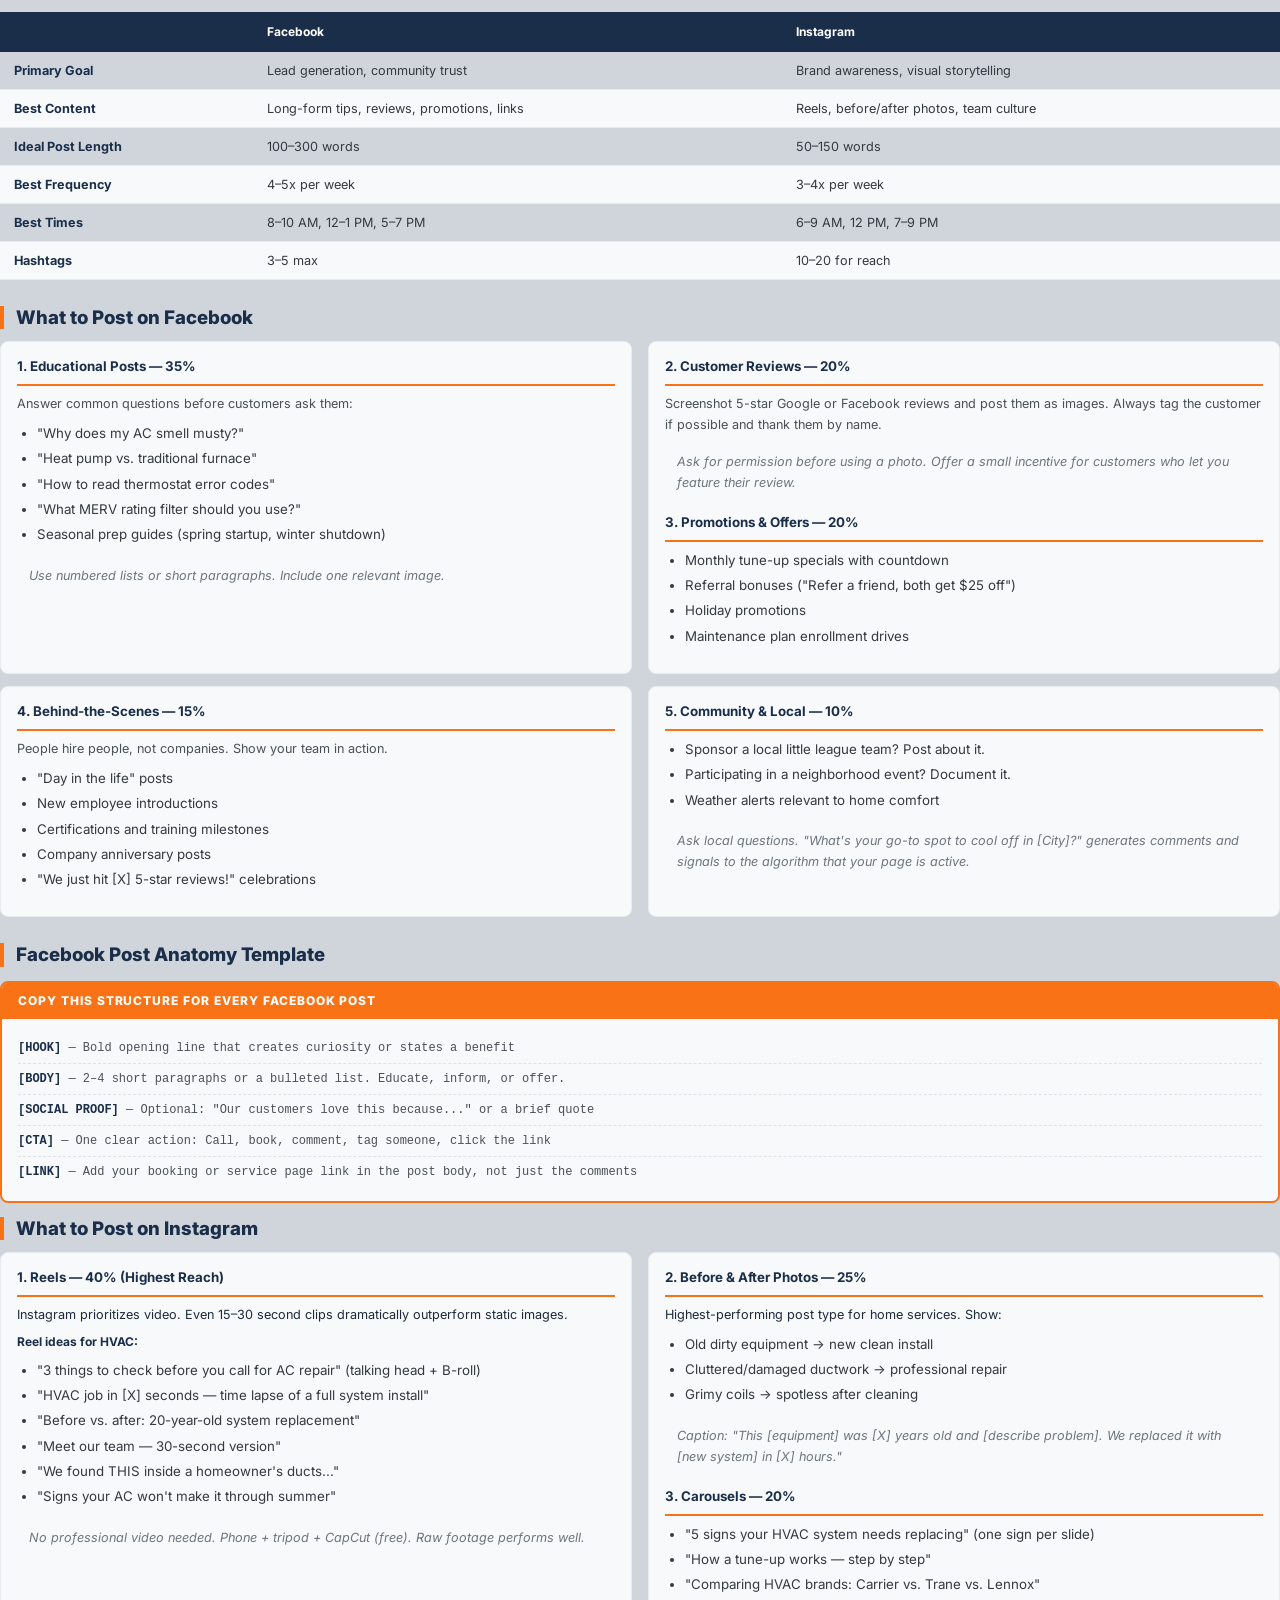
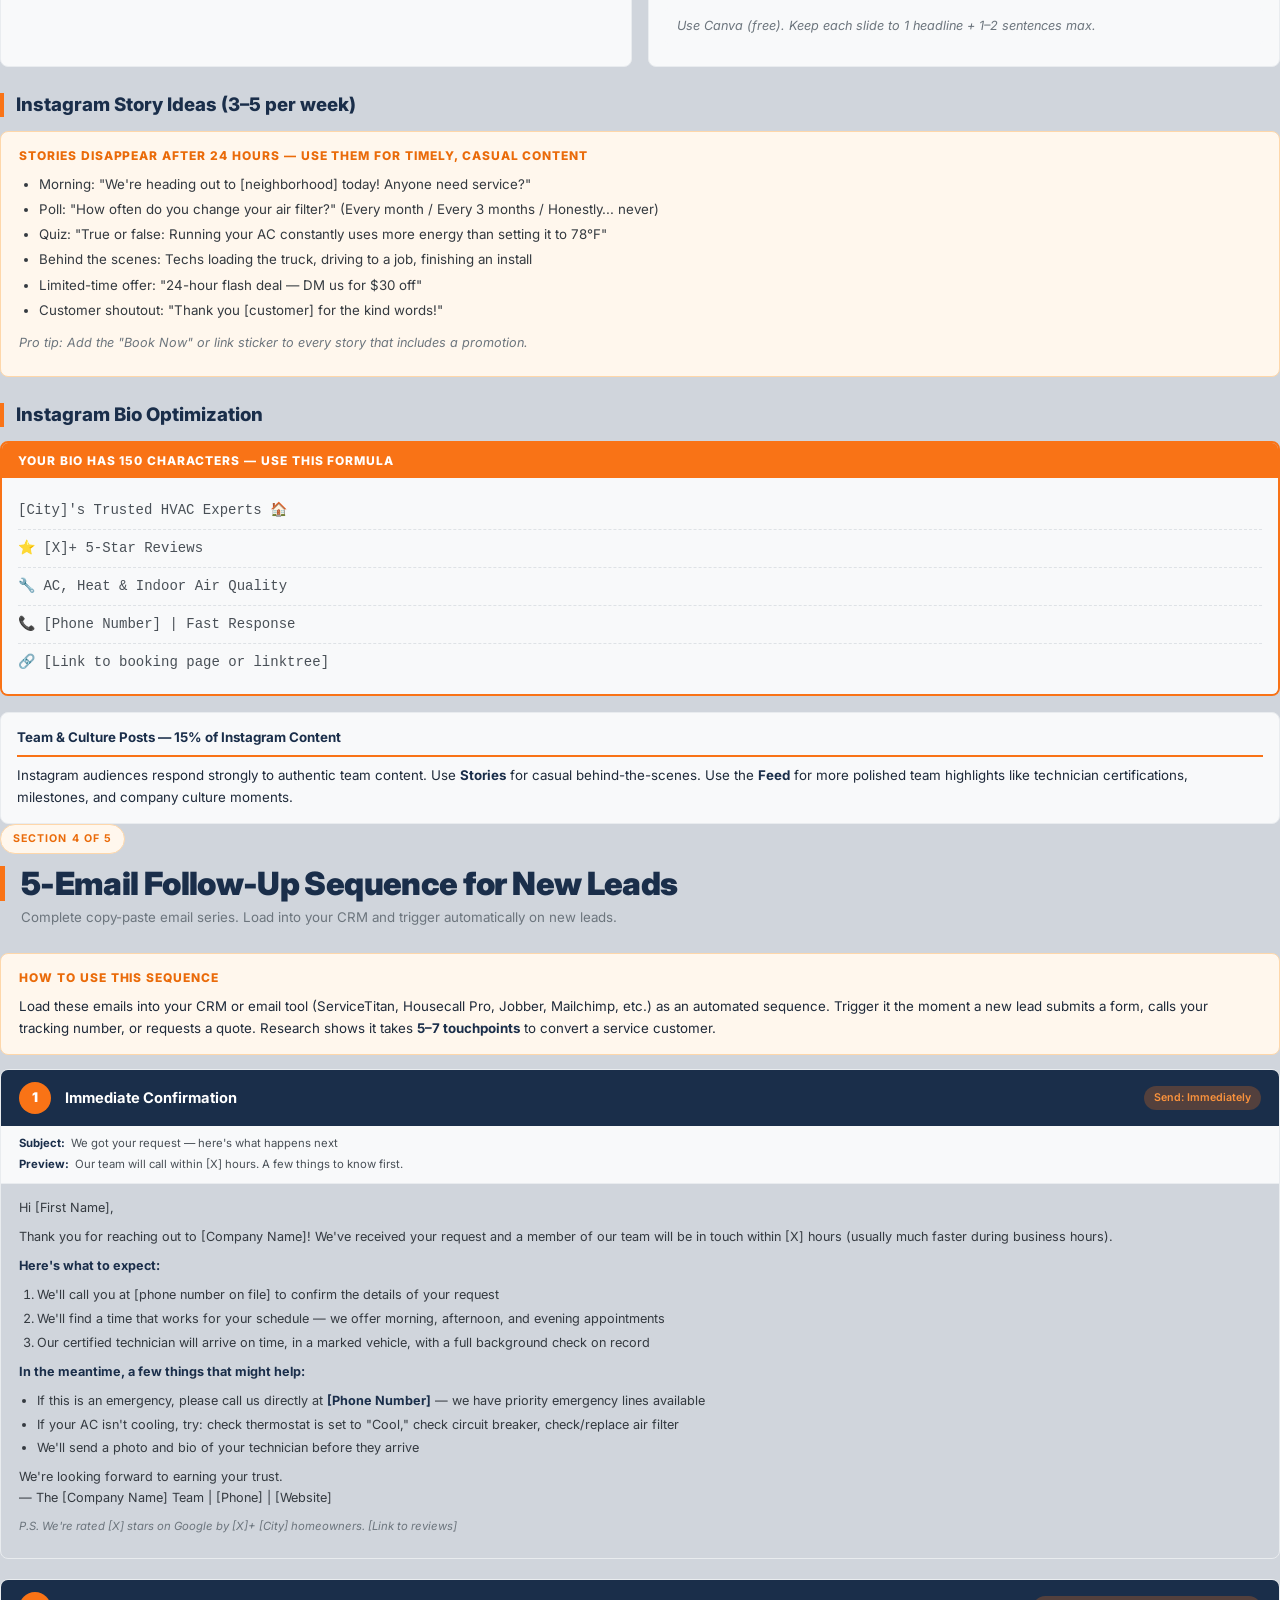
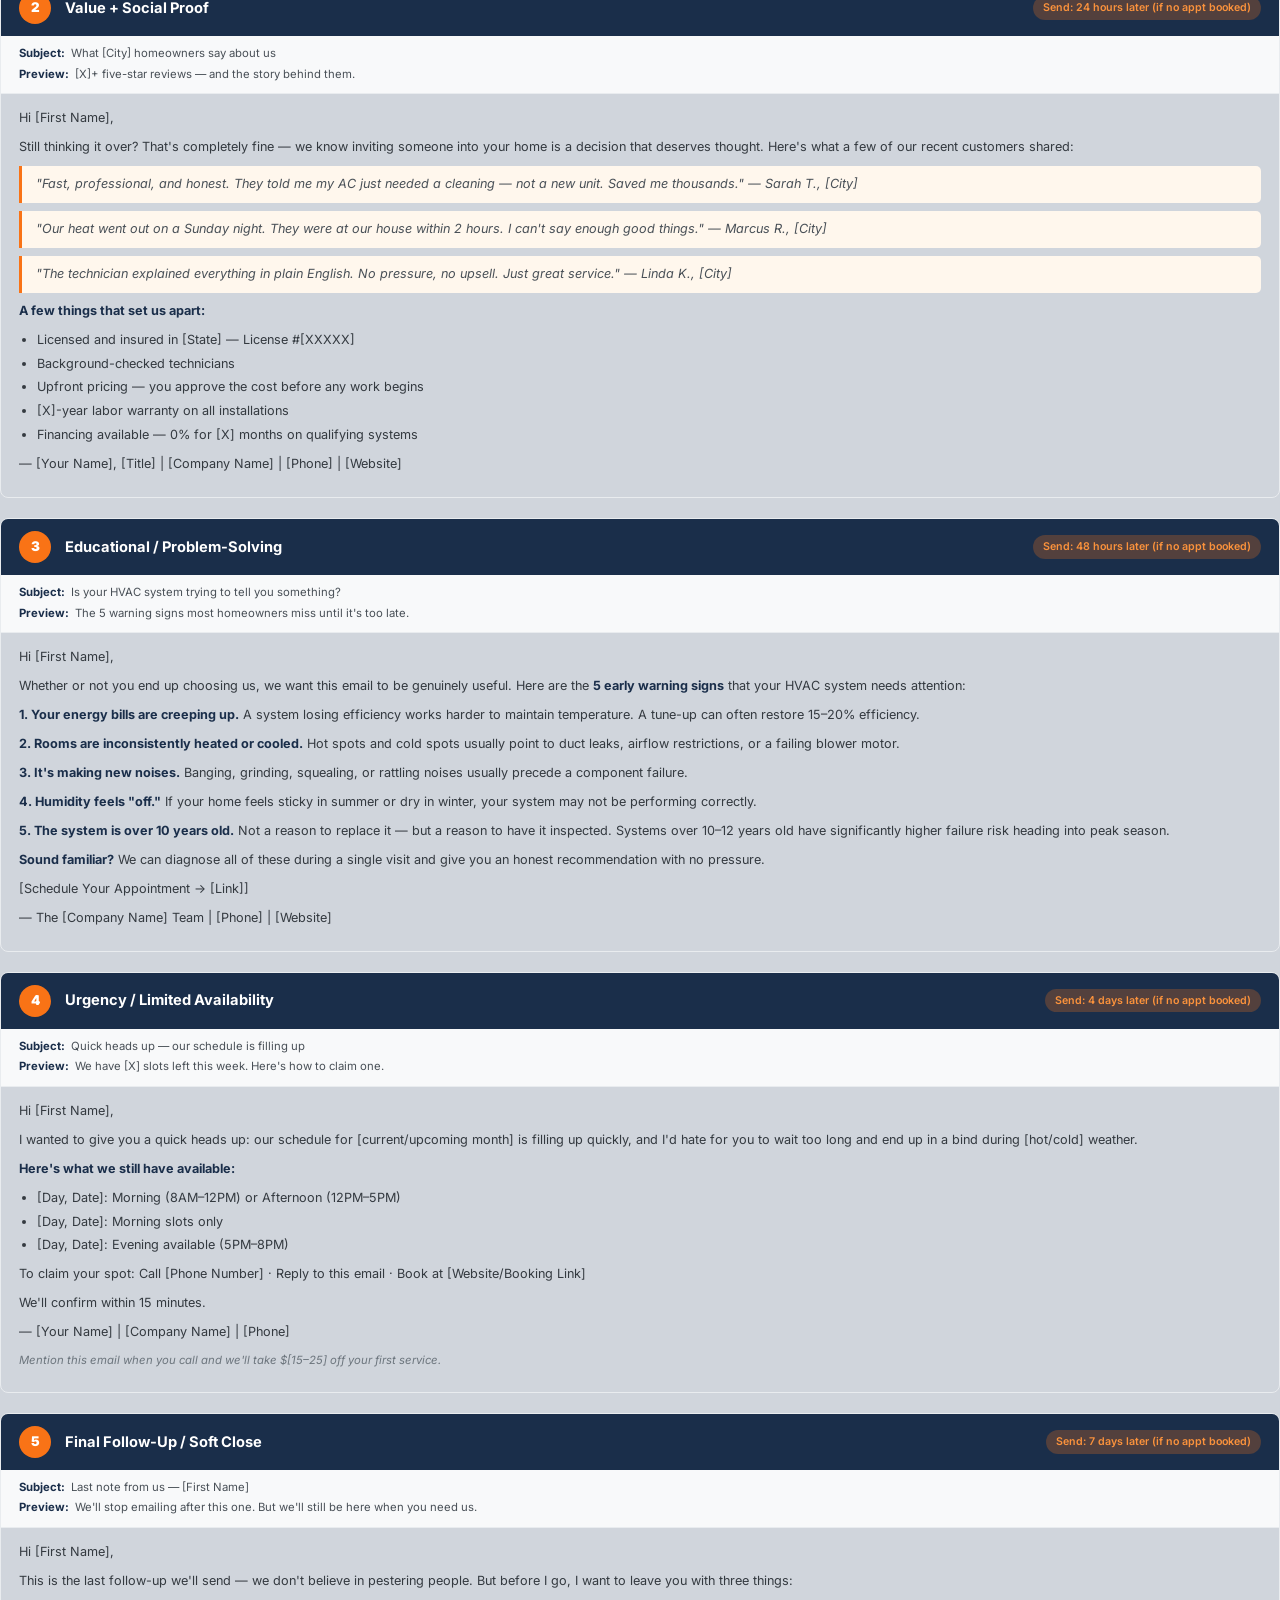
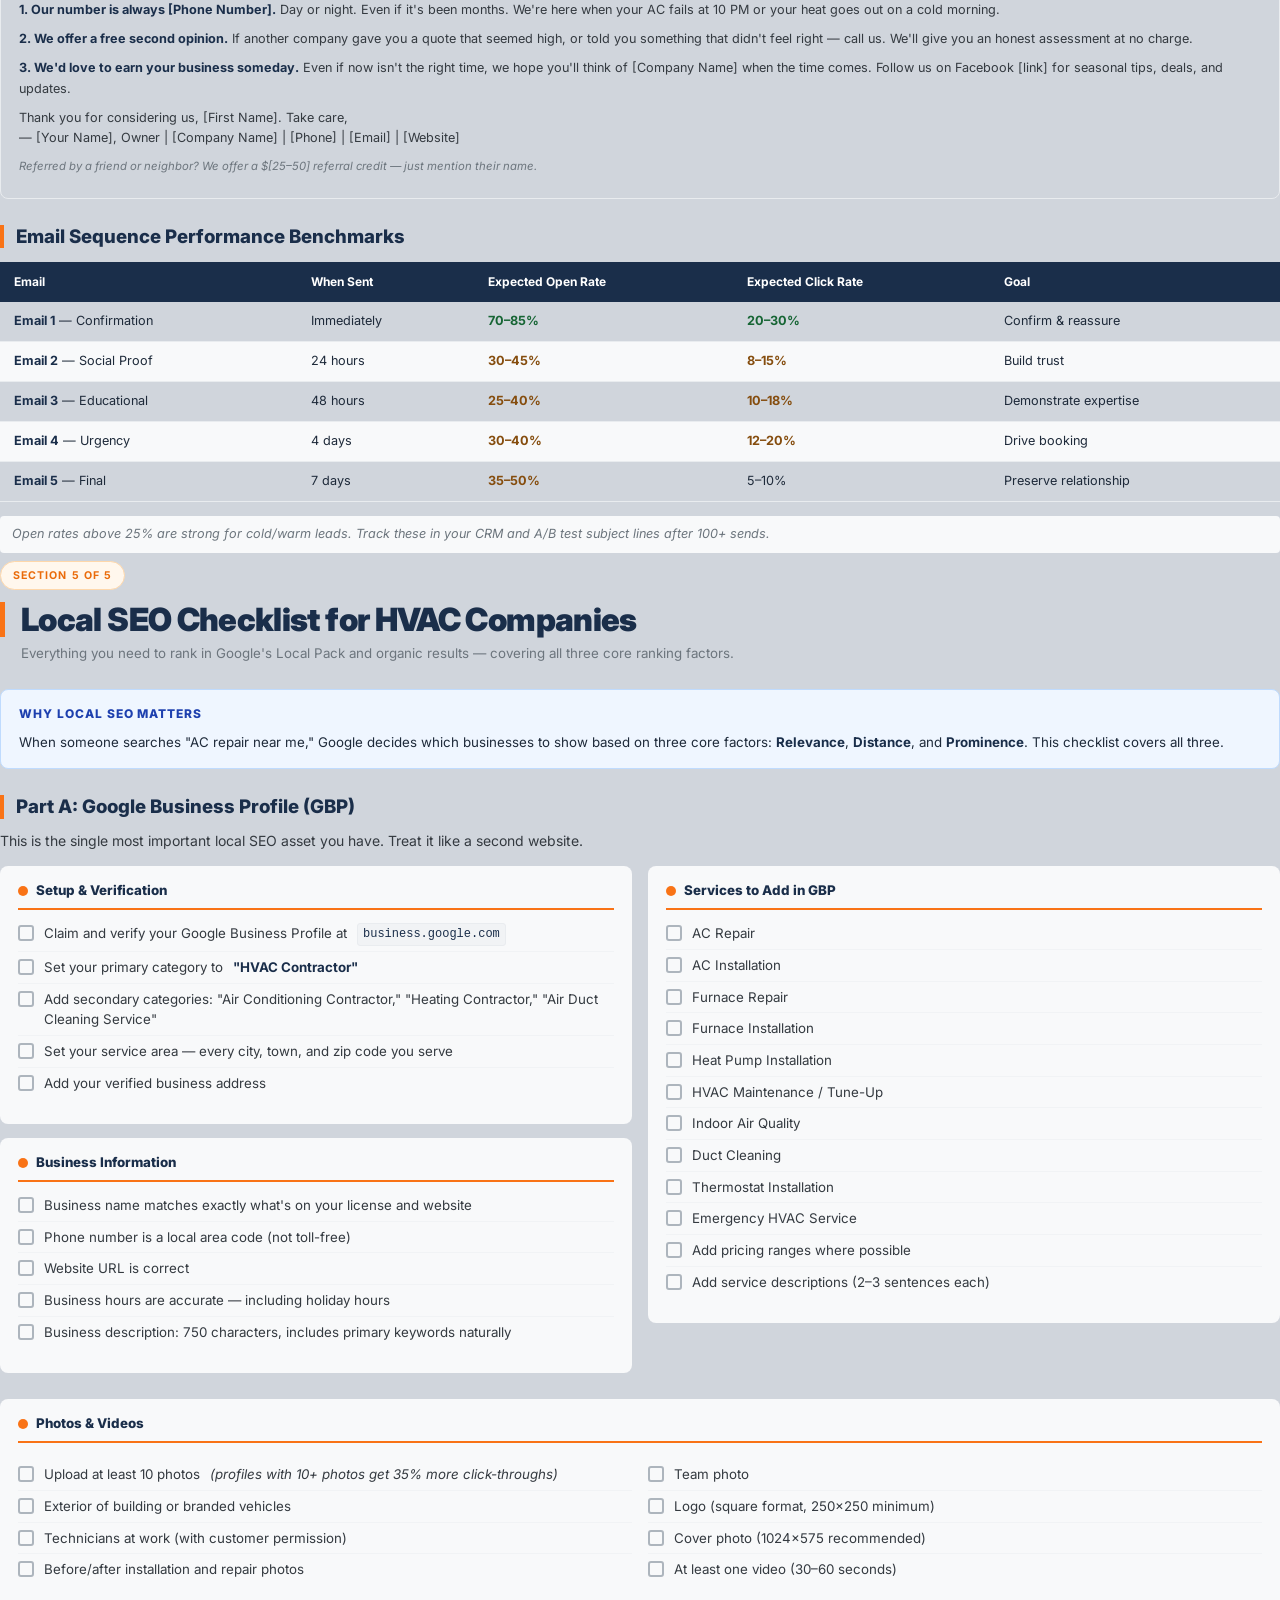
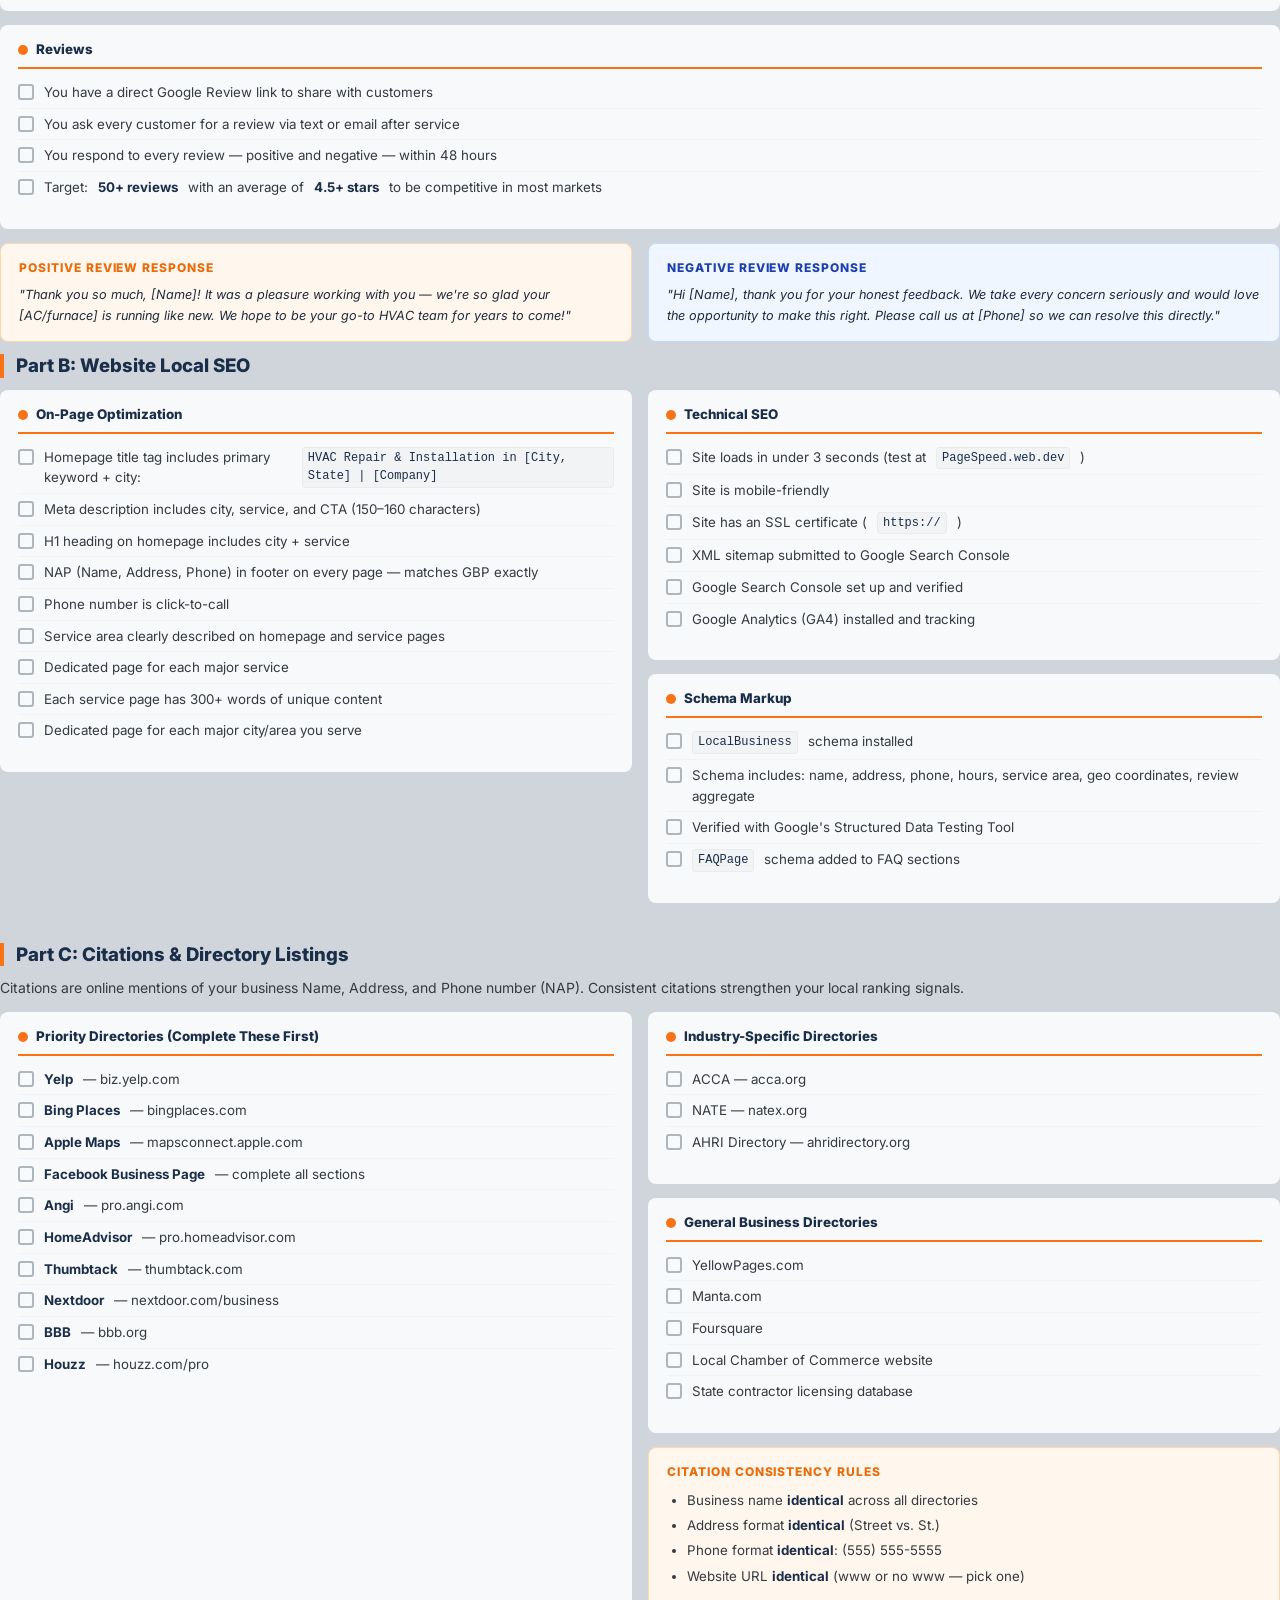
<file: HVAC-Marketing-Starter-Kit-PRINT.html>
<!DOCTYPE html>
<html lang="en">
<head>
<meta charset="UTF-8">
<meta name="viewport" content="width=device-width, initial-scale=1.0">
<title>HVAC Marketing Starter Kit — HomeProMarketer.com</title>
<link href="https://fonts.googleapis.com/css2?family=Inter:wght@300;400;500;600;700;800;900&display=swap" rel="stylesheet">
<style>

/* ============================================================
   VARIABLES & RESET
============================================================ */
:root {
  --navy:        #1a2e4a;
  --navy-mid:    #243d61;
  --navy-light:  #2d5087;
  --orange:      #f97316;
  --orange-dark: #ea6b0a;
  --orange-light:#fff7ed;
  --gray-bg:     #f8f9fa;
  --gray-100:    #f1f3f5;
  --gray-200:    #e9ecef;
  --gray-300:    #dee2e6;
  --gray-400:    #adb5bd;
  --gray-600:    #6c757d;
  --gray-700:    #495057;
  --gray-800:    #343a40;
  --white:       #ffffff;
  --text:        #1e2a3a;
  --page-width:  8.5in;
  --page-height: 11in;
  --margin-h:    0.75in;
  --margin-v:    0.7in;
}

*, *::before, *::after { box-sizing: border-box; margin: 0; padding: 0; }

html { font-size: 11pt; }

body {
  font-family: 'Inter', -apple-system, sans-serif;
  color: var(--text);
  background: #d0d5dc;
  line-height: 1.65;
  -webkit-print-color-adjust: exact;
  print-color-adjust: exact;
}

/* ============================================================
   PAGE SHELL
============================================================ */
.page {
  width: var(--page-width);
  min-height: 0;
  background: var(--white);
  margin: 0.4in auto;
  position: relative;
  overflow: hidden;
  box-shadow: 0 4px 24px rgba(0,0,0,0.15), 0 1px 4px rgba(0,0,0,0.1);
}

.page-content {
  padding: var(--margin-v) var(--margin-h);
  padding-bottom: 0.9in; /* room for footer */
  min-height: 0;
}

/* ============================================================
   RUNNING FOOTER (all non-cover pages)
============================================================ */
.page-footer {
  position: absolute;
  bottom: 0;
  left: 0;
  right: 0;
  height: 0.55in;
  padding: 0 var(--margin-h);
  display: flex;
  align-items: center;
  justify-content: space-between;
  border-top: 2px solid var(--navy);
}

.footer-brand {
  font-size: 8pt;
  font-weight: 700;
  color: var(--navy);
  letter-spacing: 0.02em;
  text-transform: uppercase;
}

.footer-center {
  font-size: 8pt;
  color: var(--gray-400);
  font-style: italic;
}

.footer-page {
  font-size: 8pt;
  font-weight: 600;
  color: var(--orange);
}

/* ============================================================
   COVER PAGE
============================================================ */
.cover {
  background: var(--navy);
  min-height: var(--page-height);
  display: flex;
  flex-direction: column;
  position: relative;
  overflow: hidden;
}

.cover-top-bar {
  height: 8px;
  background: linear-gradient(90deg, var(--orange) 0%, #fbbf24 100%);
  flex-shrink: 0;
}

.cover-body {
  flex: 1;
  display: flex;
  flex-direction: column;
  padding: 0.6in 0.8in 0.5in;
  position: relative;
  z-index: 2;
}

/* decorative circles */
.cover::before {
  content: '';
  position: absolute;
  top: -120px; right: -120px;
  width: 500px; height: 500px;
  border-radius: 50%;
  background: rgba(255,255,255,0.03);
  z-index: 1;
}
.cover::after {
  content: '';
  position: absolute;
  bottom: -80px; left: -80px;
  width: 350px; height: 350px;
  border-radius: 50%;
  background: rgba(249,115,22,0.07);
  z-index: 1;
}

.cover-logo {
  display: flex;
  align-items: center;
  gap: 10px;
  margin-bottom: 0.7in;
}

.cover-logo-mark {
  width: 40px; height: 40px;
  background: var(--orange);
  border-radius: 8px;
  display: flex; align-items: center; justify-content: center;
}

.cover-logo-mark svg {
  width: 22px; height: 22px;
  fill: white;
}

.cover-logo-name {
  font-size: 14pt;
  font-weight: 800;
  color: white;
  letter-spacing: -0.01em;
}

.cover-logo-name span { color: var(--orange); }

.cover-eyebrow {
  font-size: 9pt;
  font-weight: 700;
  color: var(--orange);
  letter-spacing: 0.12em;
  text-transform: uppercase;
  margin-bottom: 18px;
}

.cover-title {
  font-size: 48pt;
  font-weight: 900;
  color: white;
  line-height: 1.0;
  letter-spacing: -0.03em;
  margin-bottom: 20px;
}

.cover-title em {
  color: var(--orange);
  font-style: normal;
}

.cover-subtitle {
  font-size: 13pt;
  color: rgba(255,255,255,0.7);
  font-weight: 400;
  line-height: 1.5;
  max-width: 5.5in;
  margin-bottom: 0.45in;
}

.cover-divider {
  width: 60px;
  height: 4px;
  background: var(--orange);
  border-radius: 2px;
  margin-bottom: 0.4in;
}

.cover-includes-label {
  font-size: 8pt;
  font-weight: 800;
  color: rgba(255,255,255,0.5);
  letter-spacing: 0.1em;
  text-transform: uppercase;
  margin-bottom: 16px;
}

.cover-includes-grid {
  display: grid;
  grid-template-columns: 1fr 1fr;
  gap: 10px;
  margin-bottom: auto;
}

.cover-include-item {
  display: flex;
  align-items: center;
  gap: 10px;
  color: rgba(255,255,255,0.85);
  font-size: 10pt;
  font-weight: 500;
}

.cover-include-num {
  width: 24px; height: 24px;
  min-width: 24px;
  background: var(--orange);
  color: white;
  border-radius: 50%;
  font-size: 8pt;
  font-weight: 800;
  display: flex; align-items: center; justify-content: center;
}

.cover-bottom {
  margin-top: 0.5in;
  padding-top: 20px;
  border-top: 1px solid rgba(255,255,255,0.1);
  display: flex;
  align-items: center;
  justify-content: space-between;
}

.cover-bottom-text {
  font-size: 8.5pt;
  color: rgba(255,255,255,0.4);
  line-height: 1.5;
}

.cover-value-badge {
  background: var(--orange);
  color: white;
  font-size: 12pt;
  font-weight: 900;
  padding: 10px 22px;
  border-radius: 6px;
  letter-spacing: -0.01em;
}

/* ============================================================
   TABLE OF CONTENTS
============================================================ */
.toc-title {
  font-size: 28pt;
  font-weight: 900;
  color: var(--navy);
  letter-spacing: -0.02em;
  margin-bottom: 6px;
}

.toc-subtitle {
  font-size: 10pt;
  color: var(--gray-600);
  margin-bottom: 32px;
}

.toc-intro {
  background: var(--gray-bg);
  border-left: 4px solid var(--orange);
  padding: 14px 18px;
  border-radius: 0 6px 6px 0;
  margin-bottom: 28px;
  font-size: 10pt;
  color: var(--gray-700);
  line-height: 1.6;
}

.toc-item {
  display: flex;
  align-items: center;
  padding: 16px 20px;
  border: 1px solid var(--gray-200);
  border-radius: 8px;
  margin-bottom: 10px;
  background: white;
  gap: 16px;
}

.toc-num {
  width: 36px; height: 36px;
  min-width: 36px;
  background: var(--navy);
  color: white;
  border-radius: 50%;
  font-size: 11pt;
  font-weight: 800;
  display: flex; align-items: center; justify-content: center;
}

.toc-info { flex: 1; }

.toc-item-title {
  font-size: 11pt;
  font-weight: 700;
  color: var(--navy);
  margin-bottom: 2px;
}

.toc-item-desc {
  font-size: 8.5pt;
  color: var(--gray-600);
}

.toc-dots {
  flex: 1;
  height: 1px;
  background: repeating-linear-gradient(90deg, var(--gray-300) 0, var(--gray-300) 4px, transparent 4px, transparent 8px);
  margin: 0 12px;
  min-width: 20px;
}

.toc-pg {
  font-size: 9pt;
  font-weight: 700;
  color: var(--orange);
  white-space: nowrap;
}

/* ============================================================
   SECTION HEADER (used at top of each section page)
============================================================ */
.section-badge {
  display: inline-flex;
  align-items: center;
  gap: 8px;
  background: var(--orange-light);
  border: 1px solid #fed7aa;
  color: var(--orange-dark);
  font-size: 8pt;
  font-weight: 700;
  letter-spacing: 0.1em;
  text-transform: uppercase;
  padding: 5px 12px;
  border-radius: 20px;
  margin-bottom: 12px;
}

.section-heading {
  font-size: 24pt;
  font-weight: 900;
  color: var(--navy);
  letter-spacing: -0.02em;
  line-height: 1.1;
  padding-left: 16px;
  border-left: 5px solid var(--orange);
  margin-bottom: 6px;
}

.section-heading-sub {
  font-size: 10pt;
  color: var(--gray-600);
  padding-left: 21px;
  margin-bottom: 24px;
}

.section-divider {
  height: 1px;
  background: var(--gray-200);
  margin: 20px 0;
}

/* ============================================================
   CONTENT HEADINGS
============================================================ */
h2.content-h2 {
  font-size: 14pt;
  font-weight: 800;
  color: var(--navy);
  margin-top: 26px;
  margin-bottom: 10px;
  padding-left: 12px;
  border-left: 4px solid var(--orange);
  line-height: 1.25;
}

h3.content-h3 {
  font-size: 11pt;
  font-weight: 700;
  color: var(--navy-mid);
  margin-top: 18px;
  margin-bottom: 8px;
}

p.body-text {
  font-size: 10.5pt;
  line-height: 1.7;
  color: var(--gray-800);
  margin-bottom: 10px;
}

.italic-note {
  font-size: 9.5pt;
  color: var(--gray-600);
  font-style: italic;
  background: var(--gray-bg);
  padding: 8px 12px;
  border-radius: 4px;
  margin: 8px 0;
}

/* ============================================================
   AD TEMPLATE BOX
============================================================ */
.ad-template {
  border: 2px solid var(--orange);
  border-radius: 8px;
  margin-bottom: 18px;
  overflow: hidden;
  page-break-inside: avoid;
  break-inside: avoid;
}

.ad-template-header {
  background: var(--navy);
  padding: 10px 16px;
  display: flex;
  align-items: center;
  gap: 12px;
}

.ad-template-num {
  width: 26px; height: 26px;
  background: var(--orange);
  color: white;
  border-radius: 50%;
  font-size: 9pt;
  font-weight: 800;
  display: flex; align-items: center; justify-content: center;
  flex-shrink: 0;
}

.ad-template-title {
  font-size: 11pt;
  font-weight: 700;
  color: white;
  flex: 1;
}

.ad-template-url {
  font-size: 8pt;
  background: rgba(249,115,22,0.2);
  color: #fb923c;
  padding: 3px 8px;
  border-radius: 4px;
  font-family: 'Courier New', monospace;
  font-weight: 600;
}

.ad-template-body {
  padding: 14px 16px;
}

.ad-best-for {
  font-size: 8.5pt;
  color: var(--gray-600);
  font-style: italic;
  margin-bottom: 10px;
  padding: 6px 10px;
  background: var(--gray-bg);
  border-radius: 4px;
}

.ad-field-label {
  font-size: 7.5pt;
  font-weight: 800;
  color: var(--navy);
  text-transform: uppercase;
  letter-spacing: 0.08em;
  margin-bottom: 6px;
  margin-top: 10px;
}

.headline-pills {
  display: flex;
  flex-wrap: wrap;
  gap: 5px;
  margin-bottom: 4px;
}

.headline-pill {
  background: #eff6ff;
  border: 1px solid #bfdbfe;
  color: #1e40af;
  padding: 3px 9px;
  border-radius: 12px;
  font-size: 8pt;
  font-weight: 600;
  font-family: 'Courier New', monospace;
}

.desc-box {
  background: var(--gray-bg);
  border: 1px solid var(--gray-200);
  border-radius: 5px;
  padding: 8px 12px;
  font-size: 9pt;
  color: var(--gray-800);
  font-style: italic;
  line-height: 1.55;
  margin-bottom: 6px;
}

/* ============================================================
   INFO / CALLOUT BOXES
============================================================ */
.info-box {
  background: #eff6ff;
  border: 1px solid #bfdbfe;
  border-radius: 8px;
  padding: 14px 18px;
  margin: 14px 0;
  page-break-inside: avoid;
  break-inside: avoid;
}

.info-box-title {
  font-size: 9pt;
  font-weight: 800;
  color: #1e40af;
  text-transform: uppercase;
  letter-spacing: 0.08em;
  margin-bottom: 8px;
}

.orange-box {
  background: var(--orange-light);
  border: 1px solid #fed7aa;
  border-radius: 8px;
  padding: 14px 18px;
  margin: 14px 0;
  page-break-inside: avoid;
  break-inside: avoid;
}

.orange-box-title {
  font-size: 9pt;
  font-weight: 800;
  color: var(--orange-dark);
  text-transform: uppercase;
  letter-spacing: 0.08em;
  margin-bottom: 8px;
}

.green-box {
  background: #f0fdf4;
  border: 1px solid #bbf7d0;
  border-radius: 8px;
  padding: 12px 16px;
  margin: 12px 0;
  page-break-inside: avoid;
  break-inside: avoid;
}

.green-box-title {
  font-size: 9pt;
  font-weight: 800;
  color: #166534;
  text-transform: uppercase;
  letter-spacing: 0.08em;
  margin-bottom: 6px;
}

/* ============================================================
   SOCIAL CALENDAR ENTRIES
============================================================ */
.week-label {
  background: var(--navy);
  color: white;
  font-size: 9pt;
  font-weight: 800;
  text-transform: uppercase;
  letter-spacing: 0.06em;
  padding: 8px 16px;
  border-radius: 6px 6px 0 0;
  margin-top: 18px;
}

.day-entry {
  border: 1px solid var(--gray-200);
  border-top: none;
  padding: 11px 16px;
  page-break-inside: avoid;
  break-inside: avoid;
}

.day-entry:last-of-type, .day-entry.last {
  border-radius: 0 0 6px 6px;
}

.day-entry-alt {
  background: var(--gray-bg);
}

.day-header {
  display: flex;
  align-items: center;
  gap: 10px;
  margin-bottom: 6px;
}

.day-circle {
  width: 28px; height: 28px; min-width: 28px;
  background: var(--navy-light);
  color: white;
  border-radius: 50%;
  font-size: 9pt;
  font-weight: 800;
  display: flex; align-items: center; justify-content: center;
}

.day-circle.orange { background: var(--orange); }
.day-circle.muted  { background: var(--gray-400); }

.day-title-text {
  font-size: 10pt;
  font-weight: 700;
  color: var(--navy);
  flex: 1;
}

.day-platform {
  font-size: 7pt;
  font-weight: 600;
  background: #eff6ff;
  color: #1e40af;
  padding: 2px 8px;
  border-radius: 10px;
}

.day-hook {
  font-style: italic;
  font-size: 9.5pt;
  color: var(--orange-dark);
  padding: 5px 10px;
  border-left: 3px solid var(--orange);
  background: var(--orange-light);
  border-radius: 0 4px 4px 0;
  margin-bottom: 6px;
}

.day-meta {
  font-size: 8.5pt;
  color: var(--gray-600);
  line-height: 1.5;
}

.day-meta strong { color: var(--gray-800); }

/* ============================================================
   HASHTAG PILLS
============================================================ */
.hashtag-section-label {
  font-size: 8pt;
  font-weight: 700;
  color: var(--navy);
  text-transform: uppercase;
  letter-spacing: 0.08em;
  margin: 10px 0 5px;
}

.hashtag-pill {
  display: inline-block;
  background: var(--gray-100);
  border: 1px solid var(--gray-300);
  color: var(--navy-light);
  padding: 3px 9px;
  border-radius: 12px;
  font-size: 8pt;
  font-weight: 600;
  font-family: 'Courier New', monospace;
  margin: 2px 2px 2px 0;
}

/* ============================================================
   PLATFORM COMPARISON TABLE
============================================================ */
.compare-table {
  width: 100%;
  border-collapse: collapse;
  font-size: 9.5pt;
  margin: 14px 0;
  page-break-inside: avoid;
  break-inside: avoid;
}

.compare-table thead tr {
  background: var(--navy);
  color: white;
}

.compare-table th {
  padding: 10px 14px;
  text-align: left;
  font-weight: 700;
  font-size: 9pt;
}

.compare-table td {
  padding: 9px 14px;
  border-bottom: 1px solid var(--gray-200);
  color: var(--gray-800);
  vertical-align: top;
  line-height: 1.5;
}

.compare-table tr:nth-child(even) td {
  background: var(--gray-bg);
}

.compare-table td:first-child {
  font-weight: 700;
  color: var(--navy);
  white-space: nowrap;
}

/* ============================================================
   FACEBOOK POST TEMPLATE BOX
============================================================ */
.post-template {
  border: 2px solid var(--orange);
  border-radius: 8px;
  overflow: hidden;
  margin: 14px 0;
  page-break-inside: avoid;
  break-inside: avoid;
}

.post-template-header {
  background: var(--orange);
  color: white;
  padding: 8px 16px;
  font-size: 9pt;
  font-weight: 800;
  text-transform: uppercase;
  letter-spacing: 0.08em;
}

.post-template-body {
  padding: 14px 16px;
  font-family: 'Courier New', monospace;
  font-size: 9pt;
  line-height: 2;
  color: var(--gray-700);
  background: var(--gray-bg);
}

.post-template-row {
  padding: 3px 0;
  border-bottom: 1px dashed var(--gray-300);
}

.post-template-row:last-child { border-bottom: none; }

.post-template-label {
  font-weight: 700;
  color: var(--navy);
}

/* ============================================================
   EMAIL TEMPLATE CARDS
============================================================ */
.email-card {
  border: 1px solid var(--gray-200);
  border-radius: 8px;
  overflow: hidden;
  margin-bottom: 20px;
  page-break-inside: avoid;
  break-inside: avoid;
}

.email-card-header {
  background: var(--navy);
  padding: 12px 18px;
  display: flex;
  align-items: center;
  gap: 14px;
}

.email-num {
  width: 32px; height: 32px;
  background: var(--orange);
  color: white;
  border-radius: 50%;
  font-size: 10pt;
  font-weight: 900;
  display: flex; align-items: center; justify-content: center;
  flex-shrink: 0;
}

.email-card-title {
  font-size: 11pt;
  font-weight: 700;
  color: white;
  flex: 1;
}

.email-timing {
  font-size: 8pt;
  font-weight: 600;
  background: rgba(249,115,22,0.25);
  color: #fb923c;
  padding: 3px 10px;
  border-radius: 12px;
  white-space: nowrap;
}

.email-meta {
  background: var(--gray-bg);
  padding: 8px 18px;
  border-bottom: 1px solid var(--gray-200);
  font-size: 8.5pt;
}

.email-meta-row {
  display: flex;
  gap: 6px;
  margin-bottom: 2px;
}

.email-meta-label {
  font-weight: 700;
  color: var(--navy);
  white-space: nowrap;
}

.email-meta-val {
  color: var(--gray-700);
}

.email-body {
  padding: 14px 18px;
  font-size: 9.5pt;
  line-height: 1.65;
  color: var(--gray-800);
}

.email-body p { margin-bottom: 8px; }
.email-body ul, .email-body ol { padding-left: 18px; margin-bottom: 8px; }
.email-body li { margin-bottom: 3px; font-size: 9.5pt; }
.email-body strong { color: var(--navy); font-weight: 700; }

.email-blockquote {
  border-left: 3px solid var(--orange);
  padding: 8px 14px;
  background: var(--orange-light);
  border-radius: 0 5px 5px 0;
  font-style: italic;
  font-size: 9.5pt;
  color: var(--gray-700);
  margin: 8px 0;
}

.email-ps {
  font-size: 8.5pt;
  color: var(--gray-600);
  font-style: italic;
  margin-top: 6px;
}

/* ============================================================
   BENCHMARK TABLE
============================================================ */
.benchmark-table {
  width: 100%;
  border-collapse: collapse;
  font-size: 9.5pt;
  margin: 14px 0;
  page-break-inside: avoid;
  break-inside: avoid;
}

.benchmark-table thead tr {
  background: var(--navy);
  color: white;
}

.benchmark-table th {
  padding: 10px 14px;
  font-size: 9pt;
  font-weight: 700;
  text-align: left;
}

.benchmark-table td {
  padding: 9px 14px;
  border-bottom: 1px solid var(--gray-200);
}

.benchmark-table tr:nth-child(even) td { background: var(--gray-bg); }

.rate-high { font-weight: 700; color: #166534; }
.rate-med  { font-weight: 700; color: #854d0e; }

/* ============================================================
   CHECKLIST ITEMS
============================================================ */
.checklist {
  list-style: none;
  padding: 0;
  margin: 8px 0 12px;
}

.checklist li {
  display: flex;
  align-items: flex-start;
  gap: 10px;
  padding: 5px 0;
  border-bottom: 1px solid var(--gray-100);
  font-size: 10pt;
  line-height: 1.55;
  color: var(--gray-800);
}

.checklist li:last-child { border-bottom: none; }

.check {
  width: 16px; height: 16px;
  min-width: 16px;
  border: 2px solid var(--gray-400);
  border-radius: 3px;
  display: block;
  margin-top: 2px;
  flex-shrink: 0;
}

.checklist-sub {
  list-style: none;
  padding-left: 26px;
  margin: 4px 0 8px;
}

.checklist-sub li {
  display: flex;
  align-items: flex-start;
  gap: 9px;
  padding: 3px 0;
  font-size: 9.5pt;
  color: var(--gray-700);
  border-bottom: none;
}

.check-sm {
  width: 14px; height: 14px;
  min-width: 14px;
  border: 1.5px solid var(--gray-300);
  border-radius: 3px;
  display: block;
  margin-top: 2px;
  flex-shrink: 0;
}

/* Checklist section grouping */
.checklist-group {
  background: var(--gray-bg);
  border-radius: 8px;
  padding: 14px 18px;
  margin-bottom: 14px;
  page-break-inside: avoid;
  break-inside: avoid;
}

.checklist-group-title {
  font-size: 10pt;
  font-weight: 800;
  color: var(--navy);
  margin-bottom: 8px;
  padding-bottom: 6px;
  border-bottom: 2px solid var(--orange);
  display: flex;
  align-items: center;
  gap: 8px;
}

.checklist-group-title::before {
  content: '';
  width: 10px; height: 10px;
  background: var(--orange);
  border-radius: 50%;
  display: block;
  flex-shrink: 0;
}

/* ============================================================
   TWO-COLUMN LAYOUT
============================================================ */
.two-col {
  display: grid;
  grid-template-columns: 1fr 1fr;
  gap: 16px;
  margin: 12px 0;
}

.three-col {
  display: grid;
  grid-template-columns: 1fr 1fr 1fr;
  gap: 12px;
  margin: 12px 0;
}

.col-box {
  background: var(--gray-bg);
  border: 1px solid var(--gray-200);
  border-radius: 8px;
  padding: 14px 16px;
}

.col-box-title {
  font-size: 10pt;
  font-weight: 700;
  color: var(--navy);
  margin-bottom: 8px;
  padding-bottom: 6px;
  border-bottom: 2px solid var(--orange);
}

/* ============================================================
   TOOLS TABLE
============================================================ */
.tools-table {
  width: 100%;
  border-collapse: collapse;
  font-size: 9.5pt;
  margin: 10px 0;
  page-break-inside: avoid;
  break-inside: avoid;
}

.tools-table th {
  background: var(--navy);
  color: white;
  padding: 8px 14px;
  text-align: left;
  font-size: 9pt;
  font-weight: 700;
}

.tools-table td {
  padding: 8px 14px;
  border-bottom: 1px solid var(--gray-200);
  vertical-align: top;
}

.tools-table tr:nth-child(even) td { background: var(--gray-bg); }

/* ============================================================
   SEASONAL CALENDAR TABLE
============================================================ */
.seasonal-table {
  width: 100%;
  border-collapse: collapse;
  font-size: 9pt;
  margin: 12px 0;
}

.seasonal-table th {
  background: var(--navy);
  color: white;
  padding: 8px 12px;
  text-align: left;
  font-weight: 700;
}

.seasonal-table td {
  padding: 7px 12px;
  border-bottom: 1px solid var(--gray-200);
  vertical-align: top;
}

.seasonal-table tr:nth-child(even) td { background: var(--gray-bg); }

.seasonal-table td:first-child {
  font-weight: 700;
  color: var(--navy);
  white-space: nowrap;
}

/* ============================================================
   PAGE BREAK UTILITIES
============================================================ */
.page-break { page-break-before: always; break-before: always; }

ul.standard-list {
  padding-left: 20px;
  margin: 8px 0 12px;
}

ul.standard-list li {
  font-size: 10pt;
  line-height: 1.6;
  margin-bottom: 4px;
  color: var(--gray-800);
}

code {
  font-family: 'Courier New', monospace;
  font-size: 9pt;
  background: var(--gray-100);
  color: var(--navy);
  padding: 1px 5px;
  border-radius: 3px;
  border: 1px solid var(--gray-200);
}

strong { font-weight: 700; color: var(--navy); }
em { font-style: italic; }

/* ============================================================
   PRINT STYLES
============================================================ */
@media print {

  @page {
    size: 8.5in 11in;
    margin: 0;
  }

  html {
    font-size: 9.5pt;
  }

  body {
    background: white;
    margin: 0;
    padding: 0;
  }

  .doc-wrapper {
    padding: 0.45in 0.55in;
  }

  /* Major section breaks */
  .section-break {
    page-break-before: always;
    break-before: page;
  }

  /* Remove screen-only page shell */
  .page, .page-content {
    min-height: 0 !important;
    margin: 0;
    box-shadow: none;
    overflow: visible;
  }

  /* ── Headings never orphaned from content below ── */
  h2.content-h2,
  h3.content-h3,
  .section-heading,
  .section-badge,
  .week-label,
  .checklist-group-title,
  .col-box-title,
  .ad-field-label,
  .toc-title {
    page-break-after: avoid;
    break-after: avoid;
  }

  /* ── Prevent breaks inside every content block ── */
  .ad-template,
  .day-entry,
  .email-card,
  .col-box,
  .checklist-group,
  .info-box,
  .orange-box,
  .green-box,
  .post-template,
  .compare-table,
  .benchmark-table,
  .tools-table,
  .seasonal-table,
  .toc-item,
  .toc-intro,
  .two-col,
  .three-col,
  .italic-note,
  .email-blockquote,
  .desc-box {
    break-inside: avoid;
    page-break-inside: avoid;
  }

  tr { break-inside: avoid; page-break-inside: avoid; }
  li { break-inside: avoid; page-break-inside: avoid; }
  p  { orphans: 3; widows: 3; }

  /* ── Compress ad templates ── */
  .ad-template           { margin-bottom: 12px; }
  .ad-template-header    { padding: 7px 12px; }
  .ad-template-body      { padding: 10px 12px; }
  .ad-best-for           { font-size: 7.5pt; padding: 4px 8px; margin-bottom: 7px; }
  .ad-field-label        { margin-top: 7px; margin-bottom: 4px; font-size: 7pt; }
  .headline-pill         { font-size: 7pt; padding: 2px 7px; }
  .desc-box              { font-size: 8pt; padding: 5px 9px; margin-bottom: 4px; line-height: 1.45; }

  /* ── Compress social calendar ── */
  .week-label            { padding: 6px 12px; font-size: 8pt; margin-top: 12px; }
  .day-entry             { padding: 7px 12px; }
  .day-hook              { font-size: 8pt; padding: 4px 8px; margin-bottom: 4px; line-height: 1.4; }
  .day-meta              { font-size: 7.5pt; line-height: 1.4; }
  .day-circle            { width: 22px; height: 22px; min-width: 22px; font-size: 7.5pt; }

  /* ── Compress email cards ── */
  .email-card            { margin-bottom: 12px; }
  .email-card-header     { padding: 8px 14px; }
  .email-body            { padding: 10px 14px; font-size: 8.5pt; line-height: 1.55; }
  .email-body p          { margin-bottom: 5px; }
  .email-meta            { padding: 6px 14px; font-size: 7.5pt; }
  .email-blockquote      { padding: 5px 10px; font-size: 8pt; margin: 6px 0; }
  .email-ps              { font-size: 7.5pt; }

  /* ── Compress checklist ── */
  .checklist-group       { padding: 10px 14px; margin-bottom: 10px; }
  .checklist li          { font-size: 8.5pt; padding: 3px 0; line-height: 1.45; }
  .checklist-sub li      { font-size: 8pt; }

  /* ── Compress info/callout boxes ── */
  .info-box,
  .orange-box,
  .green-box             { padding: 10px 14px; margin: 10px 0; }
  .info-box-title,
  .orange-box-title,
  .green-box-title       { font-size: 8pt; margin-bottom: 6px; }

  /* ── Compress tables ── */
  .compare-table td, .compare-table th,
  .benchmark-table td, .benchmark-table th,
  .tools-table td, .tools-table th { padding: 6px 10px; font-size: 8pt; }
  .seasonal-table td, .seasonal-table th { padding: 5px 9px; font-size: 7.5pt; }

  /* ── Compress TOC ── */
  .toc-title             { font-size: 22pt; margin-bottom: 4px; }
  .toc-subtitle          { font-size: 8.5pt; margin-bottom: 18px; }
  .toc-intro             { padding: 10px 14px; margin-bottom: 18px; font-size: 9pt; }
  .toc-item              { padding: 11px 16px; margin-bottom: 7px; }
  .toc-item-title        { font-size: 10pt; }
  .toc-item-desc         { font-size: 8pt; }

  /* ── Column layouts ── */
  .two-col               { gap: 12px; margin: 8px 0; }
  .three-col             { gap: 10px; margin: 8px 0; }
  .col-box               { padding: 10px 12px; }
  .col-box-title         { font-size: 9pt; margin-bottom: 6px; }

  /* ── Section headings ── */
  .section-heading       { font-size: 18pt; margin-bottom: 4px; }
  .section-heading-sub   { font-size: 8.5pt; margin-bottom: 14px; }
  .section-badge         { margin-bottom: 8px; font-size: 7.5pt; }
  .section-divider       { margin: 14px 0; }

  h2.content-h2          { font-size: 11pt; margin-top: 16px; margin-bottom: 6px; }
  h3.content-h3          { font-size: 9.5pt; margin-top: 11px; margin-bottom: 5px; }
  p.body-text            { font-size: 9pt; line-height: 1.55; margin-bottom: 7px; }

  /* ── Cover ── */
  .cover-title           { font-size: 36pt; }
  .cover-subtitle        { font-size: 10pt; }
  .cover-logo            { margin-bottom: 0.4in; }

  /* ── Post templates ── */
  .post-template-body    { font-size: 8.5pt; line-height: 1.7; }
  .post-template-header  { padding: 6px 14px; font-size: 8pt; }

  /* ── Explicit page-break utility ── */
  .page-break { page-break-before: always; break-before: page; }

}

</style>
</head>
<body>
<div class="doc-wrapper">


<!-- ============================================================
     PAGE 1: COVER
============================================================ -->
  <div class="cover">
    <div class="cover-top-bar"></div>
    <div class="cover-body">

      <div class="cover-logo">
        <div class="cover-logo-mark">
          <svg viewBox="0 0 24 24" xmlns="http://www.w3.org/2000/svg">
            <path d="M3 12a9 9 0 1018 0 9 9 0 00-18 0zm10-5v4.586l2.707 2.707-1.414 1.414L11 13.414V7h2z"/>
          </svg>
        </div>
        <div class="cover-logo-name">HomeProMarketer<span>.com</span></div>
      </div>

      <div class="cover-eyebrow">Done-For-You Marketing Resource</div>

      <div class="cover-title">
        HVAC<br>Marketing<br><em>Starter Kit</em>
      </div>

      <div class="cover-subtitle">
        Five ready-to-deploy marketing assets built specifically for HVAC business owners. No marketing experience required — just copy, customize, and launch.
      </div>

      <div class="cover-divider"></div>

      <div class="cover-includes-label">What's included in this kit</div>

      <div class="cover-includes-grid">
        <div class="cover-include-item">
          <div class="cover-include-num">1</div>
          Google Ads Copy Templates
        </div>
        <div class="cover-include-item">
          <div class="cover-include-num">2</div>
          30-Day Social Media Calendar
        </div>
        <div class="cover-include-item">
          <div class="cover-include-num">3</div>
          Facebook &amp; Instagram Guide
        </div>
        <div class="cover-include-item">
          <div class="cover-include-num">4</div>
          5-Email Follow-Up Sequence
        </div>
        <div class="cover-include-item">
          <div class="cover-include-num">5</div>
          Local SEO Checklist
        </div>
        <div class="cover-include-item">
          <div class="cover-include-num">+</div>
          Appendix: Tools &amp; Seasonal Calendar
        </div>
      </div>

      <div class="cover-bottom">
        <div class="cover-bottom-text">
          Prepared by HomeProMarketer.com<br>
          Your All-in-One Home Service Marketing Platform
        </div>
        <div class="cover-value-badge">$47 Value</div>
      </div>

    </div>
  </div>


<!-- ============================================================
     PAGE 2: TABLE OF CONTENTS
============================================================ -->

    <div class="toc-title section-break">Table of Contents</div>
    <div class="toc-subtitle">Everything in this kit is self-contained — implement in any order based on your most pressing needs.</div>

    <div class="toc-intro">
      This starter kit contains five ready-to-deploy marketing assets. No marketing experience required. Every template, post idea, and checklist item includes specific instructions so you can take action today.
    </div>

    <div class="toc-item">
      <div class="toc-num">1</div>
      <div class="toc-info">
        <div class="toc-item-title">Google Ads Copy Templates</div>
        <div class="toc-item-desc">5 complete ad sets with headlines, descriptions &amp; pro targeting tips</div>
      </div>
      <div class="toc-dots"></div>
      <div class="toc-pg">Section 1</div>
    </div>

    <div class="toc-item">
      <div class="toc-num">2</div>
      <div class="toc-info">
        <div class="toc-item-title">30-Day Social Media Content Calendar</div>
        <div class="toc-item-desc">Daily posts with hooks, content guides, CTAs &amp; full hashtag bank</div>
      </div>
      <div class="toc-dots"></div>
      <div class="toc-pg">Section 2</div>
    </div>

    <div class="toc-item">
      <div class="toc-num">3</div>
      <div class="toc-info">
        <div class="toc-item-title">What to Post — Facebook &amp; Instagram Guide</div>
        <div class="toc-item-desc">Content mix, post anatomy template, Reel ideas, Story strategy &amp; bio formula</div>
      </div>
      <div class="toc-dots"></div>
      <div class="toc-pg">Section 3</div>
    </div>

    <div class="toc-item">
      <div class="toc-num">4</div>
      <div class="toc-info">
        <div class="toc-item-title">5-Email Follow-Up Sequence for New Leads</div>
        <div class="toc-item-desc">Complete copy-paste email series: subject lines, preview text &amp; full body</div>
      </div>
      <div class="toc-dots"></div>
      <div class="toc-pg">Section 4</div>
    </div>

    <div class="toc-item">
      <div class="toc-num">5</div>
      <div class="toc-info">
        <div class="toc-item-title">Local SEO Checklist for HVAC Companies</div>
        <div class="toc-item-desc">Google Business Profile, on-page SEO, citations, link building &amp; maintenance</div>
      </div>
      <div class="toc-dots"></div>
      <div class="toc-pg">Section 5</div>
    </div>

    <div class="toc-item" style="border-color: var(--gray-100); background: var(--gray-bg);">
      <div class="toc-num" style="background: var(--gray-400);">+</div>
      <div class="toc-info">
        <div class="toc-item-title">Appendix: Tools, Resources &amp; Seasonal Calendar</div>
        <div class="toc-item-desc">Recommended tools by category and a 12-month HVAC marketing calendar</div>
      </div>
      <div class="toc-dots"></div>
      <div class="toc-pg" style="color: var(--gray-400);">Appendix</div>
    </div>

    <div class="three-col" style="margin-top: 28px;">
      <div class="col-box">
        <div class="col-box-title">How to Use This Kit</div>
        <p style="font-size: 9pt; color: var(--gray-700);">Each section is self-contained. Start wherever your business needs the most help right now.</p>
      </div>
      <div class="col-box">
        <div class="col-box-title">Customize Everything</div>
        <p style="font-size: 9pt; color: var(--gray-700);">Replace all <code>[bracketed text]</code> with your specific company details before using.</p>
      </div>
      <div class="col-box">
        <div class="col-box-title">Need More Help?</div>
        <p style="font-size: 9pt; color: var(--gray-700);">Visit <strong>HomeProMarketer.com</strong> for done-for-you campaigns, automation &amp; expert support.</p>
      </div>
    </div>




<!-- ============================================================
     PAGE 3+: SECTION 1 — GOOGLE ADS
============================================================ -->

    <div class="section-badge section-break">Section 1 of 5</div>
    <div class="section-heading">Google Ads Copy Templates</div>
    <div class="section-heading-sub">5 complete ad sets ready to load into your Google Ads account — no copywriting required.</div>

    <div class="orange-box">
      <div class="orange-box-title">How to Use These Templates</div>
      <p style="font-size: 10pt; color: var(--gray-800);">Copy the headlines and descriptions directly into your Google Ads account. Each ad set works as a Responsive Search Ad (RSA). Rotate multiple ad sets within the same ad group for A/B testing. Replace <code>[bracketed text]</code> with your specific details.</p>
    </div>

    <!-- Ad 1 -->
    <div class="ad-template">
      <div class="ad-template-header">
        <div class="ad-template-num">1</div>
        <div class="ad-template-title">Emergency / Urgent Service</div>
        <div class="ad-template-url">YourDomain.com/Emergency-HVAC</div>
      </div>
      <div class="ad-template-body">
        <div class="ad-best-for"><strong>Best for:</strong> Targeting "emergency AC repair" and "furnace not working" search terms</div>
        <div class="ad-field-label">Headlines (pick up to 15 — shown 3 at a time)</div>
        <div class="headline-pills">
          <span class="headline-pill">AC Broke Down? We're Open 24/7</span>
          <span class="headline-pill">Emergency HVAC Repair — Same Day</span>
          <span class="headline-pill">[City] Heating &amp; Cooling Experts</span>
          <span class="headline-pill">No Heat? No AC? Call Us Now</span>
          <span class="headline-pill">Licensed Techs Ready in 60 Min</span>
          <span class="headline-pill">We Fix It Right the First Time</span>
        </div>
        <div class="ad-field-label">Descriptions (pick up to 4 — shown 2 at a time)</div>
        <div class="desc-box">"Don't sweat it — our certified HVAC technicians are available 24/7 for emergency repairs. Fast response, upfront pricing, no surprises. Call now or book online."</div>
        <div class="desc-box">"AC or furnace emergency in [City]? We dispatch same-day, every day of the year. Trusted by [X]+ local homeowners. Financing available. Get a free diagnostic today."</div>
      </div>
    </div>

    <!-- Ad 2 -->
    <div class="ad-template">
      <div class="ad-template-header">
        <div class="ad-template-num">2</div>
        <div class="ad-template-title">AC Installation / New System</div>
        <div class="ad-template-url">YourDomain.com/AC-Installation</div>
      </div>
      <div class="ad-template-body">
        <div class="ad-best-for"><strong>Best for:</strong> Targeting "new AC unit cost," "HVAC installation," "replace air conditioner"</div>
        <div class="ad-field-label">Headlines</div>
        <div class="headline-pills">
          <span class="headline-pill">New AC System Installed Today</span>
          <span class="headline-pill">Save Up to 30% on Energy Bills</span>
          <span class="headline-pill">Free In-Home AC Estimate — [City]</span>
          <span class="headline-pill">Top HVAC Brands at Low Prices</span>
          <span class="headline-pill">0% Financing on New AC Units</span>
          <span class="headline-pill">Energy-Efficient Systems in Stock</span>
        </div>
        <div class="ad-field-label">Descriptions</div>
        <div class="desc-box">"Ready for a new, energy-efficient AC system? Our [City] HVAC experts install top brands like Carrier, Trane &amp; Lennox. Get your free estimate today — no pressure, no obligation."</div>
        <div class="desc-box">"Stop paying to cool a broken system. Upgrade to a high-efficiency unit and cut your energy bills. We handle everything: removal, install, permits &amp; cleanup. Financing available."</div>
      </div>
    </div>

    <!-- Ad 3 -->
    <div class="ad-template">
      <div class="ad-template-header">
        <div class="ad-template-num">3</div>
        <div class="ad-template-title">Seasonal Tune-Up / Maintenance</div>
        <div class="ad-template-url">YourDomain.com/HVAC-Tune-Up</div>
      </div>
      <div class="ad-template-body">
        <div class="ad-best-for"><strong>Best for:</strong> "AC tune-up," "furnace inspection," "HVAC maintenance" — great for spring and fall campaigns</div>
        <div class="ad-field-label">Headlines</div>
        <div class="headline-pills">
          <span class="headline-pill">$79 AC Tune-Up — Book This Week</span>
          <span class="headline-pill">Spring HVAC Checkup Special</span>
          <span class="headline-pill">Prevent Costly Breakdowns</span>
          <span class="headline-pill">Annual Maintenance Plans Available</span>
          <span class="headline-pill">Certified HVAC Tech at Your Door</span>
          <span class="headline-pill">Keep Your System Running Right</span>
        </div>
        <div class="ad-field-label">Descriptions</div>
        <div class="desc-box">"Don't wait for your AC to fail on the hottest day of the year. Schedule your spring tune-up for just $79. We inspect, clean &amp; test every component. Spots are limited — book today."</div>
        <div class="desc-box">"A $79 tune-up today can prevent a $2,000+ repair tomorrow. Our [City] HVAC technicians will tune, clean, and inspect your system. Satisfaction guaranteed or it's free."</div>
      </div>
    </div>




    <!-- Ad 4 -->
    <div class="ad-template">
      <div class="ad-template-header">
        <div class="ad-template-num">4</div>
        <div class="ad-template-title">Indoor Air Quality / Air Filtration</div>
        <div class="ad-template-url">YourDomain.com/Air-Quality</div>
      </div>
      <div class="ad-template-body">
        <div class="ad-best-for"><strong>Best for:</strong> "indoor air quality," "air purifier installation," "whole house air filter"</div>
        <div class="ad-field-label">Headlines</div>
        <div class="headline-pills">
          <span class="headline-pill">Breathe Cleaner Air at Home</span>
          <span class="headline-pill">Whole-Home Air Purifiers Installed</span>
          <span class="headline-pill">Remove Allergens, Dust &amp; Mold</span>
          <span class="headline-pill">IAQ Solutions for [City] Families</span>
          <span class="headline-pill">UV Air Purifiers — Ask About Deals</span>
          <span class="headline-pill">Improve Your Home's Air Today</span>
        </div>
        <div class="ad-field-label">Descriptions</div>
        <div class="desc-box">"Is your family breathing clean air? Our whole-home air quality solutions remove allergens, dust, pet dander, and even viruses. Schedule a free air quality assessment today."</div>
        <div class="desc-box">"From HEPA filters to UV air purifiers and humidity control — we install complete indoor air quality systems. Ask about our bundle pricing. Serving [City] and surrounding areas."</div>
      </div>
    </div>

    <!-- Ad 5 -->
    <div class="ad-template">
      <div class="ad-template-header">
        <div class="ad-template-num">5</div>
        <div class="ad-template-title">HVAC Maintenance Plans / Service Agreements</div>
        <div class="ad-template-url">YourDomain.com/Maintenance-Plan</div>
      </div>
      <div class="ad-template-body">
        <div class="ad-best-for"><strong>Best for:</strong> Targeting homeowners looking for ongoing service relationships; great for customer retention campaigns</div>
        <div class="ad-field-label">Headlines</div>
        <div class="headline-pills">
          <span class="headline-pill">HVAC Maintenance Plan — $[X]/Mo</span>
          <span class="headline-pill">Priority Service, Year-Round</span>
          <span class="headline-pill">Join [X]+ Homeowners Who Trust Us</span>
          <span class="headline-pill">Skip the Emergency Repair Bills</span>
          <span class="headline-pill">Annual HVAC Plans Starting at $[X]</span>
          <span class="headline-pill">Members Get 15% Off All Repairs</span>
        </div>
        <div class="ad-field-label">Descriptions</div>
        <div class="desc-box">"Our HVAC maintenance plan gives you two tune-ups per year, priority scheduling, and 15% off all repairs. Starting at just $[X]/month. Cancel anytime. Enroll in 2 minutes online."</div>
        <div class="desc-box">"Stop reacting to breakdowns and start preventing them. Our service agreement members get twice-yearly inspections, priority emergency dispatch, and exclusive repair discounts. Sign up today."</div>
      </div>
    </div>

    <h2 class="content-h2">Google Ads Pro Tips</h2>

    <div class="two-col">
      <div class="info-box">
        <div class="info-box-title">Targeting Recommendations</div>
        <ul class="standard-list" style="font-size: 9.5pt;">
          <li>Set a <strong>25–40 mile radius</strong> around your service area</li>
          <li>Use <strong>Phrase match</strong> and <strong>Exact match</strong> — avoid broad match until you have conversion data</li>
          <li>Add negative keywords: "DIY," "YouTube," "how to," "used," "free," "careers," "jobs"</li>
          <li>Schedule ads during business hours <strong>plus 2 hours before and after</strong></li>
          <li>Bid adjustments: <strong>+20% mobile</strong>, +15% for 7–9 AM and 5–8 PM</li>
        </ul>
      </div>
      <div class="orange-box">
        <div class="orange-box-title">Top Keywords to Target</div>
        <div style="margin-top: 6px;">
          <span class="headline-pill" style="background: var(--orange-light); border-color: #fed7aa; color: var(--orange-dark);">[city] HVAC repair</span>
          <span class="headline-pill" style="background: var(--orange-light); border-color: #fed7aa; color: var(--orange-dark);">AC not cooling</span>
          <span class="headline-pill" style="background: var(--orange-light); border-color: #fed7aa; color: var(--orange-dark);">furnace repair near me</span>
          <span class="headline-pill" style="background: var(--orange-light); border-color: #fed7aa; color: var(--orange-dark);">air conditioner installation [city]</span>
          <span class="headline-pill" style="background: var(--orange-light); border-color: #fed7aa; color: var(--orange-dark);">HVAC tune up</span>
          <span class="headline-pill" style="background: var(--orange-light); border-color: #fed7aa; color: var(--orange-dark);">emergency AC repair</span>
          <span class="headline-pill" style="background: var(--orange-light); border-color: #fed7aa; color: var(--orange-dark);">new heating system cost</span>
          <span class="headline-pill" style="background: var(--orange-light); border-color: #fed7aa; color: var(--orange-dark);">heat pump installation</span>
          <span class="headline-pill" style="background: var(--orange-light); border-color: #fed7aa; color: var(--orange-dark);">central air installation</span>
        </div>
      </div>
    </div>




<!-- ============================================================
     SECTION 2 — SOCIAL MEDIA CALENDAR
============================================================ -->

    <div class="section-badge section-break">Section 2 of 5</div>
    <div class="section-heading">30-Day Social Media Content Calendar</div>
    <div class="section-heading-sub">A full month of daily post ideas with proven hooks, content guides, and CTAs.</div>

    <div class="orange-box">
      <div class="orange-box-title">How to Use This Calendar</div>
      <p style="font-size: 10pt;">Post times are recommendations based on HVAC audience engagement data. For each post, use the provided hook verbatim — it's written to stop the scroll. Add 3–5 relevant hashtags from the bank at the end of this section.</p>
    </div>

    <!-- WEEK 1 -->
    <div class="week-label">Week 1 — Brand Introduction &amp; Trust Building</div>

    <div class="day-entry">
      <div class="day-header">
        <div class="day-circle">1</div>
        <div class="day-title-text">Monday — Introduce Your Business</div>
        <div class="day-platform">Facebook + Instagram · 9:00 AM · Photo</div>
      </div>
      <div class="day-hook">"Meet the team keeping [City] cool (and warm). Here's a little about us..."</div>
      <div class="day-meta"><strong>Content:</strong> Share your founding story, years in business, customers served, and what makes you different. End: "How long have you been a customer? Drop your year below!" <strong>CTA:</strong> Tag a neighbor who needs HVAC help.</div>
    </div>

    <div class="day-entry day-entry-alt">
      <div class="day-header">
        <div class="day-circle">2</div>
        <div class="day-title-text">Tuesday — Educational</div>
        <div class="day-platform">Facebook · 12:00 PM · Text graphic or photo</div>
      </div>
      <div class="day-hook">"Your AC filter is probably dirty right now. Here's how to check it in 60 seconds."</div>
      <div class="day-meta"><strong>Content:</strong> Step-by-step filter check and change instructions. Include change schedule (every 1–3 months). Photo of dirty vs. clean filter is a bonus. <strong>CTA:</strong> "Drop a comment if you just went and checked yours!"</div>
    </div>

    <div class="day-entry">
      <div class="day-header">
        <div class="day-circle orange">3</div>
        <div class="day-title-text">Wednesday — Promo/Offer</div>
        <div class="day-platform">Facebook + Instagram · 10:00 AM · Branded graphic</div>
      </div>
      <div class="day-hook">"Wednesday special — because your home deserves to breathe easy."</div>
      <div class="day-meta"><strong>Content:</strong> Promote your tune-up, maintenance plan, or seasonal offer. Include price, what's included, and an expiration date to create urgency. <strong>CTA:</strong> "DM us 'TUNE UP' to get started, or call [phone number]"</div>
    </div>

    <div class="day-entry day-entry-alt">
      <div class="day-header">
        <div class="day-circle">4</div>
        <div class="day-title-text">Thursday — Social Proof</div>
        <div class="day-platform">Facebook · 5:00 PM · Screenshot or review graphic</div>
      </div>
      <div class="day-hook">"This made our day. Thank you, [Customer First Name]!"</div>
      <div class="day-meta"><strong>Content:</strong> Share a 5-star review verbatim. Add context: "We replaced [Customer's] entire HVAC system in one day." <strong>CTA:</strong> "Had a great experience? Leave us a review: [Google Review Link]"</div>
    </div>

    <div class="day-entry">
      <div class="day-header">
        <div class="day-circle">5</div>
        <div class="day-title-text">Friday — Behind the Scenes</div>
        <div class="day-platform">Instagram + Facebook · 11:00 AM · Photo or short video</div>
      </div>
      <div class="day-hook">"Friday field report — this is what we were up to this week."</div>
      <div class="day-meta"><strong>Content:</strong> Show a job in progress (with permission), a before/after repair, or techs loading up for the day. Humanize your team. <strong>CTA:</strong> "What would you like to see from us next week?"</div>
    </div>

    <div class="day-entry day-entry-alt">
      <div class="day-header">
        <div class="day-circle">6</div>
        <div class="day-title-text">Saturday — Community</div>
        <div class="day-platform">Facebook · 10:00 AM · Community post or original</div>
      </div>
      <div class="day-hook">"[City], this weekend's forecast is [X°F] — is your AC ready?"</div>
      <div class="day-meta"><strong>Content:</strong> Reference local weather. Tie it to a timely offer or remind followers to check their system before peak season. <strong>CTA:</strong> "Call us now to get on the schedule before we fill up!"</div>
    </div>

    <div class="day-entry last" style="background: var(--gray-bg);">
      <div class="day-header">
        <div class="day-circle muted">7</div>
        <div class="day-title-text">Sunday — Rest Day</div>
        <div class="day-platform" style="background: var(--gray-100); color: var(--gray-600);">No post required</div>
      </div>
      <div class="day-meta" style="color: var(--gray-600);">Use this day to respond to all comments and DMs from the week.</div>
    </div>




    <!-- WEEK 2 -->
    <div class="week-label" style="margin-top: 0;">Week 2 — Education &amp; Problem-Solving</div>

    <div class="day-entry">
      <div class="day-header"><div class="day-circle">8</div><div class="day-title-text">Monday — FAQ</div><div class="day-platform">Facebook + Instagram · 9:00 AM</div></div>
      <div class="day-hook">"The #1 question we get asked every single summer: 'Why is my AC running but not cooling?'"</div>
      <div class="day-meta"><strong>Content:</strong> Cover: dirty filter, low refrigerant, blocked condenser, thermostat issues. End: "If you've checked all of these, that's when you call us." <strong>CTA:</strong> Link to your service page or booking form.</div>
    </div>

    <div class="day-entry day-entry-alt">
      <div class="day-header"><div class="day-circle">9</div><div class="day-title-text">Tuesday — Video or Reel</div><div class="day-platform">Instagram Reels + Facebook · 7:00 AM · 30–60 sec video</div></div>
      <div class="day-hook">"Watch this before you call for AC repair — it might save you a service call fee."</div>
      <div class="day-meta"><strong>Content:</strong> 3 things to check first: thermostat setting, circuit breaker, air filter. Fast and friendly. <strong>CTA:</strong> "Follow us for more home tips every week!"</div>
    </div>

    <div class="day-entry">
      <div class="day-header"><div class="day-circle orange">10</div><div class="day-title-text">Wednesday — Promo</div><div class="day-platform">Facebook · 12:00 PM · Graphic</div></div>
      <div class="day-hook">"Heads up — we have [X] tune-up slots left this month."</div>
      <div class="day-meta"><strong>Content:</strong> Create scarcity. Show how many slots remain. List what's included. Add a testimonial quote if available. <strong>CTA:</strong> "Reply 'BOOK' to reserve your spot"</div>
    </div>

    <div class="day-entry day-entry-alt">
      <div class="day-header"><div class="day-circle">11</div><div class="day-title-text">Thursday — Educational Carousel</div><div class="day-platform">Instagram + Facebook · 9:00 AM · Carousel (3–5 slides)</div></div>
      <div class="day-hook">"5 signs your air conditioner is about to fail (don't ignore #3)"</div>
      <div class="day-meta"><strong>Content:</strong> 1) Warm air blowing 2) Unusual noises 3) Frequent cycling 4) High humidity indoors 5) Skyrocketing energy bills. Explain each briefly. <strong>CTA:</strong> "Which of these have you noticed? Comment below."</div>
    </div>

    <div class="day-entry">
      <div class="day-header"><div class="day-circle">12</div><div class="day-title-text">Friday — Team Spotlight</div><div class="day-platform">Facebook + Instagram · 11:00 AM · Photo</div></div>
      <div class="day-hook">"Friday Tech Spotlight — Meet [Technician Name]!"</div>
      <div class="day-meta"><strong>Content:</strong> Name, years of experience, certifications, and a fun personal fact. Build trust by showing real humans. <strong>CTA:</strong> "Next time [Name] is at your home, say hi!"</div>
    </div>

    <div class="day-entry day-entry-alt">
      <div class="day-header"><div class="day-circle">13</div><div class="day-title-text">Saturday — Seasonal</div><div class="day-platform">Facebook · 10:00 AM · Graphic or photo</div></div>
      <div class="day-hook">"[Season] is here — here's your official home comfort checklist."</div>
      <div class="day-meta"><strong>Content:</strong> Short seasonal prep checklist. Summer: replace filter, clear debris around outdoor unit, check thermostat batteries, schedule tune-up. <strong>CTA:</strong> "Save this post so you don't forget!"</div>
    </div>

    <!-- WEEK 3 -->
    <div class="week-label">Week 3 — Authority &amp; Differentiation</div>

    <div class="day-entry">
      <div class="day-header"><div class="day-circle">15</div><div class="day-title-text">Monday — Why Choose Us</div><div class="day-platform">Facebook + Instagram · 9:00 AM</div></div>
      <div class="day-hook">"There are [X] HVAC companies in [City]. Here's why our customers keep choosing us."</div>
      <div class="day-meta"><strong>Content:</strong> List differentiators: response time, warranty, certifications, financing, guarantee, years in business. Use numbers. <strong>CTA:</strong> "What matters most to you when hiring an HVAC company?"</div>
    </div>

    <div class="day-entry day-entry-alt">
      <div class="day-header"><div class="day-circle">16</div><div class="day-title-text">Tuesday — Before &amp; After</div><div class="day-platform">Facebook + Instagram · 8:00 AM · Before/after photos</div></div>
      <div class="day-hook">"This family's AC unit was 22 years old. Here's what we found — and what we replaced it with."</div>
      <div class="day-meta"><strong>Content:</strong> Tell the story of a real job (get permission). Problem, discovery, recommendation, outcome. Real photos of old and new system. <strong>CTA:</strong> "How old is your system? Drop the year below!"</div>
    </div>

    <div class="day-entry">
      <div class="day-header"><div class="day-circle orange">17</div><div class="day-title-text">Wednesday — Transparent Pricing</div><div class="day-platform">Facebook · 12:00 PM · Branded graphic</div></div>
      <div class="day-hook">"We don't do hidden fees. Here's exactly what you pay for a standard AC tune-up with us."</div>
      <div class="day-meta"><strong>Content:</strong> Break down pricing transparently. List every step included. Builds trust and disqualifies price-shoppers. <strong>CTA:</strong> "Book online at [website] or call [phone]"</div>
    </div>

    <div class="day-entry day-entry-alt">
      <div class="day-header"><div class="day-circle">18</div><div class="day-title-text">Thursday — SEER Ratings Explained</div><div class="day-platform">Instagram + Facebook · 9:00 AM · Infographic or list</div></div>
      <div class="day-hook">"SEER ratings explained — what the number on your AC unit actually means for your wallet."</div>
      <div class="day-meta"><strong>Content:</strong> Explain SEER2 ratings in plain English. Compare a 14 SEER vs. 18 SEER unit in estimated annual savings. Naturally leads to upgrade conversations. <strong>CTA:</strong> "Want to know your current unit's rating? Call for a free efficiency check."</div>
    </div>

    <div class="day-entry">
      <div class="day-header"><div class="day-circle orange">19</div><div class="day-title-text">Friday — Giveaway Launch</div><div class="day-platform">Facebook + Instagram · 10:00 AM · Contest graphic</div></div>
      <div class="day-hook">"FREE AC tune-up giveaway — tag a friend to enter!"</div>
      <div class="day-meta"><strong>Content:</strong> Rules: 1) Like this post 2) Follow our page 3) Tag a friend. Winner announced next Friday. One entry per person. <strong>CTA:</strong> "Winner announced next Friday — good luck!"</div>
    </div>

    <div class="day-entry last day-entry-alt">
      <div class="day-header"><div class="day-circle">20</div><div class="day-title-text">Saturday — Community Involvement</div><div class="day-platform">Facebook · 9:00 AM · Photo</div></div>
      <div class="day-hook">"We're proud to be part of the [City] community — and we show it."</div>
      <div class="day-meta"><strong>Content:</strong> Share a community story — sponsoring a local team, donating a tune-up to a veteran, participating in a local event. Authenticity matters. <strong>CTA:</strong> "Know someone in need of HVAC help? Send them our way."</div>
    </div>




    <!-- WEEK 4 -->
    <div class="week-label" style="margin-top: 0;">Week 4 — Conversion &amp; Urgency</div>

    <div class="day-entry">
      <div class="day-header"><div class="day-circle">22</div><div class="day-title-text">Monday — Booking Urgency</div><div class="day-platform">Facebook + Instagram · 9:00 AM · Graphic</div></div>
      <div class="day-hook">"We're booking out [X] weeks — here's how to get on our schedule before it's too late."</div>
      <div class="day-meta"><strong>Content:</strong> Explain lead time honestly. Offer priority booking for maintenance plan members. Real FOMO without manipulation. <strong>CTA:</strong> "Call now or book at [website] — first come, first served."</div>
    </div>

    <div class="day-entry day-entry-alt">
      <div class="day-header"><div class="day-circle">23</div><div class="day-title-text">Tuesday — Refrigerant Education</div><div class="day-platform">Facebook · 12:00 PM · Text post</div></div>
      <div class="day-hook">"What most HVAC companies won't tell you about AC refrigerant."</div>
      <div class="day-meta"><strong>Content:</strong> Explain the R-22 phase-out, what refrigerant your customers likely have, repair costs vs. replacement implications. Honest, educational — not salesy. <strong>CTA:</strong> "Drop your AC's age — we'll tell you what refrigerant you likely have."</div>
    </div>

    <div class="day-entry">
      <div class="day-header"><div class="day-circle orange">24</div><div class="day-title-text">Wednesday — Review Drive</div><div class="day-platform">Facebook · 11:00 AM · Graphic</div></div>
      <div class="day-hook">"Our goal this month: 10 new Google reviews. Can you help us get there?"</div>
      <div class="day-meta"><strong>Content:</strong> Show your current review count. Ask satisfied customers to leave a review. Include the direct Google review link. <strong>CTA:</strong> "It takes 60 seconds and means the world to our small business."</div>
    </div>

    <div class="day-entry day-entry-alt">
      <div class="day-header"><div class="day-circle">25</div><div class="day-title-text">Thursday — Repair or Replace?</div><div class="day-platform">Instagram + Facebook · 9:00 AM · Carousel or graphic</div></div>
      <div class="day-hook">"Repair or replace? Here's the honest answer for each scenario."</div>
      <div class="day-meta"><strong>Content:</strong> Walk through the decision framework: age of unit, repair cost vs. 50% replacement cost (the "5,000 rule"), efficiency rating, frequency of repairs. <strong>CTA:</strong> "Not sure? We'll give you an honest, no-pressure recommendation."</div>
    </div>

    <div class="day-entry">
      <div class="day-header"><div class="day-circle orange">26</div><div class="day-title-text">Friday — Giveaway Announcement</div><div class="day-platform">Facebook + Instagram · 12:00 PM</div></div>
      <div class="day-hook">"And the winner of our FREE AC tune-up is..."</div>
      <div class="day-meta"><strong>Content:</strong> Announce the winner from Day 19. Tag them. Thank everyone. Remind followers to check back next month for another giveaway. <strong>CTA:</strong> "Didn't win? Book your tune-up at our special rate: [link]"</div>
    </div>

    <div class="day-entry day-entry-alt">
      <div class="day-header"><div class="day-circle">27</div><div class="day-title-text">Saturday — Weekend Offer</div><div class="day-platform">Facebook · 10:00 AM · Graphic</div></div>
      <div class="day-hook">"This weekend only — $20 off any service call when you mention this post."</div>
      <div class="day-meta"><strong>Content:</strong> Weekend discount to drive appointments. Terms: valid this weekend only, must mention post when calling, not valid with other offers. <strong>CTA:</strong> "Call [phone] or DM us to book your weekend slot."</div>
    </div>

    <div class="week-label">Days 29–30: Reflection &amp; Month 2 Planning</div>

    <div class="day-entry">
      <div class="day-header"><div class="day-circle">29</div><div class="day-title-text">Monday — Month Recap</div><div class="day-platform">Facebook · 9:00 AM</div></div>
      <div class="day-hook">"One month of [Your Company Name] on social media — here's what we've been up to."</div>
      <div class="day-meta"><strong>Content:</strong> Recap jobs completed, areas served, specials that went well. Personal and authentic. <strong>CTA:</strong> "What topics would you like us to cover next month?"</div>
    </div>

    <div class="day-entry last day-entry-alt">
      <div class="day-header"><div class="day-circle">30</div><div class="day-title-text">Tuesday — Looking Ahead</div><div class="day-platform">Facebook + Instagram · 12:00 PM</div></div>
      <div class="day-hook">"[Next month] is around the corner — and your HVAC system needs these [X] things checked."</div>
      <div class="day-meta"><strong>Content:</strong> Transition into next month's seasonal focus. Preview upcoming promotions or content themes. <strong>CTA:</strong> "Follow us so you don't miss next month's deals and tips!"</div>
    </div>

    <h2 class="content-h2" style="margin-top: 20px;">Hashtag Bank for HVAC Posts</h2>

    <div class="two-col">
      <div>
        <div class="hashtag-section-label">Brand / Local</div>
        <span class="hashtag-pill">#[CityName]HVAC</span>
        <span class="hashtag-pill">#[CityName]AirConditioning</span>
        <span class="hashtag-pill">#[CityName]Heating</span>
        <span class="hashtag-pill">#[CityName]HomeServices</span>
        <span class="hashtag-pill">#[YourCompanyName]</span>

        <div class="hashtag-section-label">Service-Specific</div>
        <span class="hashtag-pill">#HVACRepair</span>
        <span class="hashtag-pill">#ACRepair</span>
        <span class="hashtag-pill">#FurnaceRepair</span>
        <span class="hashtag-pill">#HVACInstallation</span>
        <span class="hashtag-pill">#AirConditioningRepair</span>
        <span class="hashtag-pill">#HeatingAndCooling</span>
        <span class="hashtag-pill">#HeatPump</span>
        <span class="hashtag-pill">#IndoorAirQuality</span>
      </div>
      <div>
        <div class="hashtag-section-label">Seasonal</div>
        <span class="hashtag-pill">#SummerCooling</span>
        <span class="hashtag-pill">#StayCool</span>
        <span class="hashtag-pill">#WinterReady</span>
        <span class="hashtag-pill">#SpringTuneUp</span>
        <span class="hashtag-pill">#FallMaintenance</span>

        <div class="hashtag-section-label">Audience / Lifestyle</div>
        <span class="hashtag-pill">#HomeImprovement</span>
        <span class="hashtag-pill">#HomeOwnerLife</span>
        <span class="hashtag-pill">#HVACTips</span>
        <span class="hashtag-pill">#EnergyEfficiency</span>

        <div class="hashtag-section-label">Engagement Boosters</div>
        <span class="hashtag-pill">#LocalBusiness</span>
        <span class="hashtag-pill">#SmallBusiness</span>
        <span class="hashtag-pill">#SupportLocal</span>
        <span class="hashtag-pill">#TrustedContractor</span>
      </div>
    </div>




<!-- ============================================================
     SECTION 3 — FACEBOOK & INSTAGRAM GUIDE
============================================================ -->

    <div class="section-badge section-break">Section 3 of 5</div>
    <div class="section-heading">What to Post — Facebook &amp; Instagram Guide</div>
    <div class="section-heading-sub">Platform strategy, content mix ratios, post templates, Reel ideas, and Instagram bio formula.</div>

    <h2 class="content-h2">Platform Overview</h2>

    <table class="compare-table">
      <thead>
        <tr>
          <th></th>
          <th>Facebook</th>
          <th>Instagram</th>
        </tr>
      </thead>
      <tbody>
        <tr><td>Primary Goal</td><td>Lead generation, community trust</td><td>Brand awareness, visual storytelling</td></tr>
        <tr><td>Best Content</td><td>Long-form tips, reviews, promotions, links</td><td>Reels, before/after photos, team culture</td></tr>
        <tr><td>Ideal Post Length</td><td>100–300 words</td><td>50–150 words</td></tr>
        <tr><td>Best Frequency</td><td>4–5x per week</td><td>3–4x per week</td></tr>
        <tr><td>Best Times</td><td>8–10 AM, 12–1 PM, 5–7 PM</td><td>6–9 AM, 12 PM, 7–9 PM</td></tr>
        <tr><td>Hashtags</td><td>3–5 max</td><td>10–20 for reach</td></tr>
      </tbody>
    </table>

    <h2 class="content-h2">What to Post on Facebook</h2>

    <div class="two-col">
      <div class="col-box">
        <div class="col-box-title">1. Educational Posts — 35%</div>
        <p style="font-size: 9.5pt; color: var(--gray-700); margin-bottom: 6px;">Answer common questions before customers ask them:</p>
        <ul class="standard-list" style="font-size: 9.5pt;">
          <li>"Why does my AC smell musty?"</li>
          <li>"Heat pump vs. traditional furnace"</li>
          <li>"How to read thermostat error codes"</li>
          <li>"What MERV rating filter should you use?"</li>
          <li>Seasonal prep guides (spring startup, winter shutdown)</li>
        </ul>
        <p class="italic-note">Use numbered lists or short paragraphs. Include one relevant image.</p>
      </div>
      <div class="col-box">
        <div class="col-box-title">2. Customer Reviews — 20%</div>
        <p style="font-size: 9.5pt; color: var(--gray-700); margin-bottom: 6px;">Screenshot 5-star Google or Facebook reviews and post them as images. Always tag the customer if possible and thank them by name.</p>
        <p class="italic-note">Ask for permission before using a photo. Offer a small incentive for customers who let you feature their review.</p>
        <div class="col-box-title" style="margin-top: 10px; border-top: none; padding-top: 0;">3. Promotions &amp; Offers — 20%</div>
        <ul class="standard-list" style="font-size: 9.5pt;">
          <li>Monthly tune-up specials with countdown</li>
          <li>Referral bonuses ("Refer a friend, both get $25 off")</li>
          <li>Holiday promotions</li>
          <li>Maintenance plan enrollment drives</li>
        </ul>
      </div>
    </div>

    <div class="two-col">
      <div class="col-box">
        <div class="col-box-title">4. Behind-the-Scenes — 15%</div>
        <p style="font-size: 9.5pt; color: var(--gray-700); margin-bottom: 6px;">People hire people, not companies. Show your team in action.</p>
        <ul class="standard-list" style="font-size: 9.5pt;">
          <li>"Day in the life" posts</li>
          <li>New employee introductions</li>
          <li>Certifications and training milestones</li>
          <li>Company anniversary posts</li>
          <li>"We just hit [X] 5-star reviews!" celebrations</li>
        </ul>
      </div>
      <div class="col-box">
        <div class="col-box-title">5. Community &amp; Local — 10%</div>
        <ul class="standard-list" style="font-size: 9.5pt;">
          <li>Sponsor a local little league team? Post about it.</li>
          <li>Participating in a neighborhood event? Document it.</li>
          <li>Weather alerts relevant to home comfort</li>
        </ul>
        <p class="italic-note">Ask local questions. "What's your go-to spot to cool off in [City]?" generates comments and signals to the algorithm that your page is active.</p>
      </div>
    </div>

    <h2 class="content-h2">Facebook Post Anatomy Template</h2>

    <div class="post-template">
      <div class="post-template-header">Copy this structure for every Facebook post</div>
      <div class="post-template-body">
        <div class="post-template-row"><span class="post-template-label">[HOOK]</span> — Bold opening line that creates curiosity or states a benefit</div>
        <div class="post-template-row"><span class="post-template-label">[BODY]</span> — 2–4 short paragraphs or a bulleted list. Educate, inform, or offer.</div>
        <div class="post-template-row"><span class="post-template-label">[SOCIAL PROOF]</span> — Optional: "Our customers love this because..." or a brief quote</div>
        <div class="post-template-row"><span class="post-template-label">[CTA]</span> — One clear action: Call, book, comment, tag someone, click the link</div>
        <div class="post-template-row"><span class="post-template-label">[LINK]</span> — Add your booking or service page link in the post body, not just the comments</div>
      </div>
    </div>




    <h2 class="content-h2" style="margin-top: 0;">What to Post on Instagram</h2>

    <div class="two-col">
      <div class="col-box">
        <div class="col-box-title">1. Reels — 40% (Highest Reach)</div>
        <p style="font-size: 9.5pt; margin-bottom: 6px;">Instagram prioritizes video. Even 15–30 second clips dramatically outperform static images.</p>
        <p style="font-size: 9pt; font-weight: 700; color: var(--navy); margin-bottom: 4px;">Reel ideas for HVAC:</p>
        <ul class="standard-list" style="font-size: 9.5pt;">
          <li>"3 things to check before you call for AC repair" (talking head + B-roll)</li>
          <li>"HVAC job in [X] seconds — time lapse of a full system install"</li>
          <li>"Before vs. after: 20-year-old system replacement"</li>
          <li>"Meet our team — 30-second version"</li>
          <li>"We found THIS inside a homeowner's ducts..."</li>
          <li>"Signs your AC won't make it through summer"</li>
        </ul>
        <p class="italic-note">No professional video needed. Phone + tripod + CapCut (free). Raw footage performs well.</p>
      </div>
      <div class="col-box">
        <div class="col-box-title">2. Before &amp; After Photos — 25%</div>
        <p style="font-size: 9.5pt; margin-bottom: 6px;">Highest-performing post type for home services. Show:</p>
        <ul class="standard-list" style="font-size: 9.5pt;">
          <li>Old dirty equipment → new clean install</li>
          <li>Cluttered/damaged ductwork → professional repair</li>
          <li>Grimy coils → spotless after cleaning</li>
        </ul>
        <p class="italic-note">Caption: "This [equipment] was [X] years old and [describe problem]. We replaced it with [new system] in [X] hours."</p>
        <div class="col-box-title" style="margin-top: 10px;">3. Carousels — 20%</div>
        <ul class="standard-list" style="font-size: 9.5pt;">
          <li>"5 signs your HVAC system needs replacing" (one sign per slide)</li>
          <li>"How a tune-up works — step by step"</li>
          <li>"Comparing HVAC brands: Carrier vs. Trane vs. Lennox"</li>
        </ul>
        <p class="italic-note">Use Canva (free). Keep each slide to 1 headline + 1–2 sentences max.</p>
      </div>
    </div>

    <h2 class="content-h2">Instagram Story Ideas (3–5 per week)</h2>

    <div class="orange-box">
      <div class="orange-box-title">Stories disappear after 24 hours — use them for timely, casual content</div>
      <ul class="standard-list" style="font-size: 10pt;">
        <li>Morning: "We're heading out to [neighborhood] today! Anyone need service?"</li>
        <li>Poll: "How often do you change your air filter?" (Every month / Every 3 months / Honestly... never)</li>
        <li>Quiz: "True or false: Running your AC constantly uses more energy than setting it to 78°F"</li>
        <li>Behind the scenes: Techs loading the truck, driving to a job, finishing an install</li>
        <li>Limited-time offer: "24-hour flash deal — DM us for $30 off"</li>
        <li>Customer shoutout: "Thank you [customer] for the kind words!"</li>
      </ul>
      <p class="italic-note" style="margin-top: 8px; background: transparent; padding: 0;">Pro tip: Add the "Book Now" or link sticker to every story that includes a promotion.</p>
    </div>

    <h2 class="content-h2">Instagram Bio Optimization</h2>

    <div class="post-template">
      <div class="post-template-header">Your bio has 150 characters — use this formula</div>
      <div class="post-template-body" style="font-size: 10.5pt; line-height: 2.2;">
        <div class="post-template-row">[City]'s Trusted HVAC Experts 🏠</div>
        <div class="post-template-row">⭐ [X]+ 5-Star Reviews</div>
        <div class="post-template-row">🔧 AC, Heat &amp; Indoor Air Quality</div>
        <div class="post-template-row">📞 [Phone Number] | Fast Response</div>
        <div class="post-template-row">🔗 [Link to booking page or linktree]</div>
      </div>
    </div>

    <div class="col-box" style="margin-top: 16px;">
      <div class="col-box-title">Team &amp; Culture Posts — 15% of Instagram Content</div>
      <p style="font-size: 10pt;">Instagram audiences respond strongly to authentic team content. Use <strong>Stories</strong> for casual behind-the-scenes. Use the <strong>Feed</strong> for more polished team highlights like technician certifications, milestones, and company culture moments.</p>
    </div>




<!-- ============================================================
     SECTION 4 — EMAIL SEQUENCE
============================================================ -->

    <div class="section-badge section-break">Section 4 of 5</div>
    <div class="section-heading">5-Email Follow-Up Sequence for New Leads</div>
    <div class="section-heading-sub">Complete copy-paste email series. Load into your CRM and trigger automatically on new leads.</div>

    <div class="orange-box">
      <div class="orange-box-title">How to Use This Sequence</div>
      <p style="font-size: 10pt;">Load these emails into your CRM or email tool (ServiceTitan, Housecall Pro, Jobber, Mailchimp, etc.) as an automated sequence. Trigger it the moment a new lead submits a form, calls your tracking number, or requests a quote. Research shows it takes <strong>5–7 touchpoints</strong> to convert a service customer.</p>
    </div>

    <!-- Email 1 -->
    <div class="email-card">
      <div class="email-card-header">
        <div class="email-num">1</div>
        <div class="email-card-title">Immediate Confirmation</div>
        <div class="email-timing">Send: Immediately</div>
      </div>
      <div class="email-meta">
        <div class="email-meta-row"><span class="email-meta-label">Subject:</span><span class="email-meta-val">We got your request — here's what happens next</span></div>
        <div class="email-meta-row"><span class="email-meta-label">Preview:</span><span class="email-meta-val">Our team will call within [X] hours. A few things to know first.</span></div>
      </div>
      <div class="email-body">
        <p>Hi [First Name],</p>
        <p>Thank you for reaching out to [Company Name]! We've received your request and a member of our team will be in touch within [X] hours (usually much faster during business hours).</p>
        <p><strong>Here's what to expect:</strong></p>
        <ol>
          <li>We'll call you at [phone number on file] to confirm the details of your request</li>
          <li>We'll find a time that works for your schedule — we offer morning, afternoon, and evening appointments</li>
          <li>Our certified technician will arrive on time, in a marked vehicle, with a full background check on record</li>
        </ol>
        <p><strong>In the meantime, a few things that might help:</strong></p>
        <ul>
          <li>If this is an emergency, please call us directly at <strong>[Phone Number]</strong> — we have priority emergency lines available</li>
          <li>If your AC isn't cooling, try: check thermostat is set to "Cool," check circuit breaker, check/replace air filter</li>
          <li>We'll send a photo and bio of your technician before they arrive</li>
        </ul>
        <p>We're looking forward to earning your trust.<br>— The [Company Name] Team | [Phone] | [Website]</p>
        <p class="email-ps">P.S. We're rated [X] stars on Google by [X]+ [City] homeowners. [Link to reviews]</p>
      </div>
    </div>

    <!-- Email 2 -->
    <div class="email-card">
      <div class="email-card-header">
        <div class="email-num">2</div>
        <div class="email-card-title">Value + Social Proof</div>
        <div class="email-timing">Send: 24 hours later (if no appt booked)</div>
      </div>
      <div class="email-meta">
        <div class="email-meta-row"><span class="email-meta-label">Subject:</span><span class="email-meta-val">What [City] homeowners say about us</span></div>
        <div class="email-meta-row"><span class="email-meta-label">Preview:</span><span class="email-meta-val">[X]+ five-star reviews — and the story behind them.</span></div>
      </div>
      <div class="email-body">
        <p>Hi [First Name],</p>
        <p>Still thinking it over? That's completely fine — we know inviting someone into your home is a decision that deserves thought. Here's what a few of our recent customers shared:</p>
        <div class="email-blockquote">"Fast, professional, and honest. They told me my AC just needed a cleaning — not a new unit. Saved me thousands." — Sarah T., [City]</div>
        <div class="email-blockquote">"Our heat went out on a Sunday night. They were at our house within 2 hours. I can't say enough good things." — Marcus R., [City]</div>
        <div class="email-blockquote">"The technician explained everything in plain English. No pressure, no upsell. Just great service." — Linda K., [City]</div>
        <p><strong>A few things that set us apart:</strong></p>
        <ul>
          <li>Licensed and insured in [State] — License #[XXXXX]</li>
          <li>Background-checked technicians</li>
          <li>Upfront pricing — you approve the cost before any work begins</li>
          <li>[X]-year labor warranty on all installations</li>
          <li>Financing available — 0% for [X] months on qualifying systems</li>
        </ul>
        <p>— [Your Name], [Title] | [Company Name] | [Phone] | [Website]</p>
      </div>
    </div>




    <!-- Email 3 -->
    <div class="email-card">
      <div class="email-card-header">
        <div class="email-num">3</div>
        <div class="email-card-title">Educational / Problem-Solving</div>
        <div class="email-timing">Send: 48 hours later (if no appt booked)</div>
      </div>
      <div class="email-meta">
        <div class="email-meta-row"><span class="email-meta-label">Subject:</span><span class="email-meta-val">Is your HVAC system trying to tell you something?</span></div>
        <div class="email-meta-row"><span class="email-meta-label">Preview:</span><span class="email-meta-val">The 5 warning signs most homeowners miss until it's too late.</span></div>
      </div>
      <div class="email-body">
        <p>Hi [First Name],</p>
        <p>Whether or not you end up choosing us, we want this email to be genuinely useful. Here are the <strong>5 early warning signs</strong> that your HVAC system needs attention:</p>
        <p><strong>1. Your energy bills are creeping up.</strong> A system losing efficiency works harder to maintain temperature. A tune-up can often restore 15–20% efficiency.</p>
        <p><strong>2. Rooms are inconsistently heated or cooled.</strong> Hot spots and cold spots usually point to duct leaks, airflow restrictions, or a failing blower motor.</p>
        <p><strong>3. It's making new noises.</strong> Banging, grinding, squealing, or rattling noises usually precede a component failure.</p>
        <p><strong>4. Humidity feels "off."</strong> If your home feels sticky in summer or dry in winter, your system may not be performing correctly.</p>
        <p><strong>5. The system is over 10 years old.</strong> Not a reason to replace it — but a reason to have it inspected. Systems over 10–12 years old have significantly higher failure risk heading into peak season.</p>
        <p><strong>Sound familiar?</strong> We can diagnose all of these during a single visit and give you an honest recommendation with no pressure.</p>
        <p>[Schedule Your Appointment → [Link]]</p>
        <p>— The [Company Name] Team | [Phone] | [Website]</p>
      </div>
    </div>

    <!-- Email 4 -->
    <div class="email-card">
      <div class="email-card-header">
        <div class="email-num">4</div>
        <div class="email-card-title">Urgency / Limited Availability</div>
        <div class="email-timing">Send: 4 days later (if no appt booked)</div>
      </div>
      <div class="email-meta">
        <div class="email-meta-row"><span class="email-meta-label">Subject:</span><span class="email-meta-val">Quick heads up — our schedule is filling up</span></div>
        <div class="email-meta-row"><span class="email-meta-label">Preview:</span><span class="email-meta-val">We have [X] slots left this week. Here's how to claim one.</span></div>
      </div>
      <div class="email-body">
        <p>Hi [First Name],</p>
        <p>I wanted to give you a quick heads up: our schedule for [current/upcoming month] is filling up quickly, and I'd hate for you to wait too long and end up in a bind during [hot/cold] weather.</p>
        <p><strong>Here's what we still have available:</strong></p>
        <ul>
          <li>[Day, Date]: Morning (8AM–12PM) or Afternoon (12PM–5PM)</li>
          <li>[Day, Date]: Morning slots only</li>
          <li>[Day, Date]: Evening available (5PM–8PM)</li>
        </ul>
        <p>To claim your spot: Call [Phone Number] · Reply to this email · Book at [Website/Booking Link]</p>
        <p>We'll confirm within 15 minutes.</p>
        <p>— [Your Name] | [Company Name] | [Phone]</p>
        <p class="email-ps">Mention this email when you call and we'll take $[15–25] off your first service.</p>
      </div>
    </div>

    <!-- Email 5 -->
    <div class="email-card">
      <div class="email-card-header">
        <div class="email-num">5</div>
        <div class="email-card-title">Final Follow-Up / Soft Close</div>
        <div class="email-timing">Send: 7 days later (if no appt booked)</div>
      </div>
      <div class="email-meta">
        <div class="email-meta-row"><span class="email-meta-label">Subject:</span><span class="email-meta-val">Last note from us — [First Name]</span></div>
        <div class="email-meta-row"><span class="email-meta-label">Preview:</span><span class="email-meta-val">We'll stop emailing after this one. But we'll still be here when you need us.</span></div>
      </div>
      <div class="email-body">
        <p>Hi [First Name],</p>
        <p>This is the last follow-up we'll send — we don't believe in pestering people. But before I go, I want to leave you with three things:</p>
        <p><strong>1. Our number is always [Phone Number].</strong> Day or night. Even if it's been months. We're here when your AC fails at 10 PM or your heat goes out on a cold morning.</p>
        <p><strong>2. We offer a free second opinion.</strong> If another company gave you a quote that seemed high, or told you something that didn't feel right — call us. We'll give you an honest assessment at no charge.</p>
        <p><strong>3. We'd love to earn your business someday.</strong> Even if now isn't the right time, we hope you'll think of [Company Name] when the time comes. Follow us on Facebook [link] for seasonal tips, deals, and updates.</p>
        <p>Thank you for considering us, [First Name]. Take care,<br>— [Your Name], Owner | [Company Name] | [Phone] | [Email] | [Website]</p>
        <p class="email-ps">Referred by a friend or neighbor? We offer a $[25–50] referral credit — just mention their name.</p>
      </div>
    </div>

    <h2 class="content-h2">Email Sequence Performance Benchmarks</h2>

    <table class="benchmark-table">
      <thead>
        <tr>
          <th>Email</th>
          <th>When Sent</th>
          <th>Expected Open Rate</th>
          <th>Expected Click Rate</th>
          <th>Goal</th>
        </tr>
      </thead>
      <tbody>
        <tr><td><strong>Email 1</strong> — Confirmation</td><td>Immediately</td><td class="rate-high">70–85%</td><td class="rate-high">20–30%</td><td>Confirm &amp; reassure</td></tr>
        <tr><td><strong>Email 2</strong> — Social Proof</td><td>24 hours</td><td class="rate-med">30–45%</td><td class="rate-med">8–15%</td><td>Build trust</td></tr>
        <tr><td><strong>Email 3</strong> — Educational</td><td>48 hours</td><td class="rate-med">25–40%</td><td class="rate-med">10–18%</td><td>Demonstrate expertise</td></tr>
        <tr><td><strong>Email 4</strong> — Urgency</td><td>4 days</td><td class="rate-med">30–40%</td><td class="rate-med">12–20%</td><td>Drive booking</td></tr>
        <tr><td><strong>Email 5</strong> — Final</td><td>7 days</td><td class="rate-med">35–50%</td><td>5–10%</td><td>Preserve relationship</td></tr>
      </tbody>
    </table>
    <p class="italic-note">Open rates above 25% are strong for cold/warm leads. Track these in your CRM and A/B test subject lines after 100+ sends.</p>




<!-- ============================================================
     SECTION 5 — LOCAL SEO CHECKLIST
============================================================ -->

    <div class="section-badge section-break">Section 5 of 5</div>
    <div class="section-heading">Local SEO Checklist for HVAC Companies</div>
    <div class="section-heading-sub">Everything you need to rank in Google's Local Pack and organic results — covering all three core ranking factors.</div>

    <div class="info-box">
      <div class="info-box-title">Why Local SEO Matters</div>
      <p style="font-size: 10pt;">When someone searches "AC repair near me," Google decides which businesses to show based on three core factors: <strong>Relevance</strong>, <strong>Distance</strong>, and <strong>Prominence</strong>. This checklist covers all three.</p>
    </div>

    <h2 class="content-h2">Part A: Google Business Profile (GBP)</h2>
    <p class="body-text" style="margin-bottom: 14px;">This is the single most important local SEO asset you have. Treat it like a second website.</p>

    <div class="two-col">
      <div>
        <div class="checklist-group">
          <div class="checklist-group-title">Setup &amp; Verification</div>
          <ul class="checklist">
            <li><span class="check"></span>Claim and verify your Google Business Profile at <code>business.google.com</code></li>
            <li><span class="check"></span>Set your primary category to <strong>"HVAC Contractor"</strong></li>
            <li><span class="check"></span>Add secondary categories: "Air Conditioning Contractor," "Heating Contractor," "Air Duct Cleaning Service"</li>
            <li><span class="check"></span>Set your service area — every city, town, and zip code you serve</li>
            <li><span class="check"></span>Add your verified business address</li>
          </ul>
        </div>

        <div class="checklist-group">
          <div class="checklist-group-title">Business Information</div>
          <ul class="checklist">
            <li><span class="check"></span>Business name matches exactly what's on your license and website</li>
            <li><span class="check"></span>Phone number is a local area code (not toll-free)</li>
            <li><span class="check"></span>Website URL is correct</li>
            <li><span class="check"></span>Business hours are accurate — including holiday hours</li>
            <li><span class="check"></span>Business description: 750 characters, includes primary keywords naturally</li>
          </ul>
        </div>
      </div>
      <div>
        <div class="checklist-group">
          <div class="checklist-group-title">Services to Add in GBP</div>
          <ul class="checklist">
            <li><span class="check"></span>AC Repair</li>
            <li><span class="check"></span>AC Installation</li>
            <li><span class="check"></span>Furnace Repair</li>
            <li><span class="check"></span>Furnace Installation</li>
            <li><span class="check"></span>Heat Pump Installation</li>
            <li><span class="check"></span>HVAC Maintenance / Tune-Up</li>
            <li><span class="check"></span>Indoor Air Quality</li>
            <li><span class="check"></span>Duct Cleaning</li>
            <li><span class="check"></span>Thermostat Installation</li>
            <li><span class="check"></span>Emergency HVAC Service</li>
            <li><span class="check"></span>Add pricing ranges where possible</li>
            <li><span class="check"></span>Add service descriptions (2–3 sentences each)</li>
          </ul>
        </div>
      </div>
    </div>

    <div class="checklist-group">
      <div class="checklist-group-title">Photos &amp; Videos</div>
      <div class="two-col" style="margin: 0;">
        <ul class="checklist">
          <li><span class="check"></span>Upload at least 10 photos <em>(profiles with 10+ photos get 35% more click-throughs)</em></li>
          <li><span class="check"></span>Exterior of building or branded vehicles</li>
          <li><span class="check"></span>Technicians at work (with customer permission)</li>
          <li><span class="check"></span>Before/after installation and repair photos</li>
        </ul>
        <ul class="checklist">
          <li><span class="check"></span>Team photo</li>
          <li><span class="check"></span>Logo (square format, 250×250 minimum)</li>
          <li><span class="check"></span>Cover photo (1024×575 recommended)</li>
          <li><span class="check"></span>At least one video (30–60 seconds)</li>
        </ul>
      </div>
    </div>

    <div class="checklist-group">
      <div class="checklist-group-title">Reviews</div>
      <ul class="checklist">
        <li><span class="check"></span>You have a direct Google Review link to share with customers</li>
        <li><span class="check"></span>You ask every customer for a review via text or email after service</li>
        <li><span class="check"></span>You respond to every review — positive and negative — within 48 hours</li>
        <li><span class="check"></span>Target: <strong>50+ reviews</strong> with an average of <strong>4.5+ stars</strong> to be competitive in most markets</li>
      </ul>
    </div>

    <div class="two-col">
      <div class="orange-box" style="margin: 0;">
        <div class="orange-box-title">Positive Review Response</div>
        <p style="font-size: 9.5pt; font-style: italic;">"Thank you so much, [Name]! It was a pleasure working with you — we're so glad your [AC/furnace] is running like new. We hope to be your go-to HVAC team for years to come!"</p>
      </div>
      <div class="info-box" style="margin: 0;">
        <div class="info-box-title">Negative Review Response</div>
        <p style="font-size: 9.5pt; font-style: italic;">"Hi [Name], thank you for your honest feedback. We take every concern seriously and would love the opportunity to make this right. Please call us at [Phone] so we can resolve this directly."</p>
      </div>
    </div>




    <h2 class="content-h2" style="margin-top: 0;">Part B: Website Local SEO</h2>

    <div class="two-col">
      <div>
        <div class="checklist-group">
          <div class="checklist-group-title">On-Page Optimization</div>
          <ul class="checklist">
            <li><span class="check"></span>Homepage title tag includes primary keyword + city: <code>HVAC Repair &amp; Installation in [City, State] | [Company]</code></li>
            <li><span class="check"></span>Meta description includes city, service, and CTA (150–160 characters)</li>
            <li><span class="check"></span>H1 heading on homepage includes city + service</li>
            <li><span class="check"></span>NAP (Name, Address, Phone) in footer on every page — matches GBP exactly</li>
            <li><span class="check"></span>Phone number is click-to-call</li>
            <li><span class="check"></span>Service area clearly described on homepage and service pages</li>
            <li><span class="check"></span>Dedicated page for each major service</li>
            <li><span class="check"></span>Each service page has 300+ words of unique content</li>
            <li><span class="check"></span>Dedicated page for each major city/area you serve</li>
          </ul>
        </div>
      </div>
      <div>
        <div class="checklist-group">
          <div class="checklist-group-title">Technical SEO</div>
          <ul class="checklist">
            <li><span class="check"></span>Site loads in under 3 seconds (test at <code>PageSpeed.web.dev</code>)</li>
            <li><span class="check"></span>Site is mobile-friendly</li>
            <li><span class="check"></span>Site has an SSL certificate (<code>https://</code>)</li>
            <li><span class="check"></span>XML sitemap submitted to Google Search Console</li>
            <li><span class="check"></span>Google Search Console set up and verified</li>
            <li><span class="check"></span>Google Analytics (GA4) installed and tracking</li>
          </ul>
        </div>
        <div class="checklist-group">
          <div class="checklist-group-title">Schema Markup</div>
          <ul class="checklist">
            <li><span class="check"></span><code>LocalBusiness</code> schema installed</li>
            <li><span class="check"></span>Schema includes: name, address, phone, hours, service area, geo coordinates, review aggregate</li>
            <li><span class="check"></span>Verified with Google's Structured Data Testing Tool</li>
            <li><span class="check"></span><code>FAQPage</code> schema added to FAQ sections</li>
          </ul>
        </div>
      </div>
    </div>

    <h2 class="content-h2">Part C: Citations &amp; Directory Listings</h2>

    <p class="body-text" style="margin-bottom: 12px;">Citations are online mentions of your business Name, Address, and Phone number (NAP). Consistent citations strengthen your local ranking signals.</p>

    <div class="two-col">
      <div class="checklist-group">
        <div class="checklist-group-title">Priority Directories (Complete These First)</div>
        <ul class="checklist">
          <li><span class="check"></span><strong>Yelp</strong> — biz.yelp.com</li>
          <li><span class="check"></span><strong>Bing Places</strong> — bingplaces.com</li>
          <li><span class="check"></span><strong>Apple Maps</strong> — mapsconnect.apple.com</li>
          <li><span class="check"></span><strong>Facebook Business Page</strong> — complete all sections</li>
          <li><span class="check"></span><strong>Angi</strong> — pro.angi.com</li>
          <li><span class="check"></span><strong>HomeAdvisor</strong> — pro.homeadvisor.com</li>
          <li><span class="check"></span><strong>Thumbtack</strong> — thumbtack.com</li>
          <li><span class="check"></span><strong>Nextdoor</strong> — nextdoor.com/business</li>
          <li><span class="check"></span><strong>BBB</strong> — bbb.org</li>
          <li><span class="check"></span><strong>Houzz</strong> — houzz.com/pro</li>
        </ul>
      </div>
      <div>
        <div class="checklist-group">
          <div class="checklist-group-title">Industry-Specific Directories</div>
          <ul class="checklist">
            <li><span class="check"></span>ACCA — acca.org</li>
            <li><span class="check"></span>NATE — natex.org</li>
            <li><span class="check"></span>AHRI Directory — ahridirectory.org</li>
          </ul>
        </div>
        <div class="checklist-group">
          <div class="checklist-group-title">General Business Directories</div>
          <ul class="checklist">
            <li><span class="check"></span>YellowPages.com</li>
            <li><span class="check"></span>Manta.com</li>
            <li><span class="check"></span>Foursquare</li>
            <li><span class="check"></span>Local Chamber of Commerce website</li>
            <li><span class="check"></span>State contractor licensing database</li>
          </ul>
        </div>
        <div class="orange-box" style="margin-top: 0;">
          <div class="orange-box-title">Citation Consistency Rules</div>
          <ul class="standard-list" style="font-size: 9.5pt;">
            <li>Business name <strong>identical</strong> across all directories</li>
            <li>Address format <strong>identical</strong> (Street vs. St.)</li>
            <li>Phone format <strong>identical</strong>: (555) 555-5555</li>
            <li>Website URL <strong>identical</strong> (www or no www — pick one)</li>
          </ul>
        </div>
      </div>
    </div>




    <h2 class="content-h2" style="margin-top: 0;">Part D: Link Building for HVAC</h2>
    <p class="body-text">Links from other websites remain a powerful local ranking signal. Focus on quality over quantity.</p>

    <div class="checklist-group">
      <div class="checklist-group-title">Link Building Opportunities</div>
      <ul class="checklist">
        <li><span class="check"></span><strong>Manufacturer Partner Pages</strong> — Carrier, Trane, Lennox, and other brands have dealer locators. If you're a certified dealer, get listed on their website with a link back to yours.</li>
        <li><span class="check"></span><strong>Local Chamber of Commerce</strong> — Most chambers offer member directory listings with links.</li>
        <li><span class="check"></span><strong>Local Newspaper / News Sites</strong> — Pitch a seasonal tips story. HVAC tips for summer/winter are evergreen local interest content.</li>
        <li><span class="check"></span><strong>Supplier Links</strong> — Ask your HVAC parts suppliers if they have contractor directories.</li>
        <li><span class="check"></span><strong>Sponsor Local Organizations</strong> — Little leagues, school events, and charity organizations often list sponsors with links.</li>
        <li><span class="check"></span><strong>Home Builder / Contractor Networks</strong> — Partner with local builders, plumbers, and electricians for reciprocal referrals and links.</li>
        <li><span class="check"></span><strong>HVAC Blog Content</strong> — Publish one blog post per month answering a common customer question. Well-written content attracts natural links over time.</li>
      </ul>
    </div>

    <h2 class="content-h2">Part E: Ongoing Local SEO Maintenance</h2>

    <div class="three-col">
      <div class="checklist-group">
        <div class="checklist-group-title">Monthly</div>
        <ul class="checklist">
          <li><span class="check"></span>Publish at least 4 Google Posts (one per week)</li>
          <li><span class="check"></span>Respond to all new Google reviews</li>
          <li><span class="check"></span>Add 2–3 new photos to GBP</li>
          <li><span class="check"></span>Check for and respond to new Yelp or directory reviews</li>
          <li><span class="check"></span>Review Google Search Console for crawl errors</li>
          <li><span class="check"></span>Check keyword rankings for 5–10 target terms</li>
        </ul>
      </div>
      <div class="checklist-group">
        <div class="checklist-group-title">Quarterly</div>
        <ul class="checklist">
          <li><span class="check"></span>Audit all directory listings for NAP consistency</li>
          <li><span class="check"></span>Update GBP with new services, hours, or offers</li>
          <li><span class="check"></span>Add new before/after photos from recent jobs</li>
          <li><span class="check"></span>Publish 1–2 new service or location pages</li>
          <li><span class="check"></span>Review competitor GBP profiles</li>
        </ul>
      </div>
      <div class="checklist-group">
        <div class="checklist-group-title">Annually</div>
        <ul class="checklist">
          <li><span class="check"></span>Comprehensive SEO audit (SEMrush, Ahrefs, or HVAC SEO specialist)</li>
          <li><span class="check"></span>Update all website content with current year and fresh customer quotes</li>
          <li><span class="check"></span>Refresh your GBP description</li>
          <li><span class="check"></span>Set goals for review count and ranking positions</li>
        </ul>
      </div>
    </div>

    <h2 class="content-h2">Local SEO Quick Wins (Do These This Week)</h2>

    <div class="green-box">
      <div class="green-box-title">5 actions · under 2 hours total · results in 30–90 days</div>
      <ol style="padding-left: 20px; margin-top: 8px;">
        <li style="font-size: 10.5pt; margin-bottom: 6px; line-height: 1.55;"><strong>Verify and complete your Google Business Profile</strong> — 45 minutes</li>
        <li style="font-size: 10.5pt; margin-bottom: 6px; line-height: 1.55;"><strong>Upload 10 photos to your GBP</strong> — 15 minutes</li>
        <li style="font-size: 10.5pt; margin-bottom: 6px; line-height: 1.55;"><strong>Send your Google Review link to your 10 best customers</strong> — 30 minutes</li>
        <li style="font-size: 10.5pt; margin-bottom: 6px; line-height: 1.55;"><strong>Make sure your Name, Address, and Phone match on your website and GBP</strong> — 15 minutes</li>
        <li style="font-size: 10.5pt; margin-bottom: 0; line-height: 1.55;"><strong>Publish your first Google Post with a seasonal offer</strong> — 15 minutes</li>
      </ol>
    </div>




<!-- ============================================================
     APPENDIX
============================================================ -->

    <div class="section-badge section-break" style="background: var(--gray-100); border-color: var(--gray-300); color: var(--gray-700);">Appendix</div>
    <div class="section-heading">Resources &amp; Tools</div>
    <div class="section-heading-sub">Recommended tools by category and a 12-month HVAC marketing calendar.</div>

    <h2 class="content-h2">Recommended Tools by Category</h2>

    <div class="two-col">
      <div>
        <div class="checklist-group">
          <div class="checklist-group-title">Google Ads Management</div>
          <ul class="standard-list" style="font-size: 10pt;">
            <li><strong>Google Ads Editor</strong> (free) — Bulk edit and manage campaigns offline</li>
            <li><strong>Google Keyword Planner</strong> (free) — Research search volume and CPCs</li>
            <li><strong>CallRail</strong> — Call tracking to measure which ads drive phone calls</li>
          </ul>
        </div>
        <div class="checklist-group">
          <div class="checklist-group-title">Social Media</div>
          <ul class="standard-list" style="font-size: 10pt;">
            <li><strong>Canva</strong> (free/paid) — Design social media graphics</li>
            <li><strong>CapCut</strong> (free) — Edit Reels and short-form video</li>
            <li><strong>Buffer or Hootsuite</strong> — Schedule posts in advance</li>
            <li><strong>Meta Business Suite</strong> (free) — Manage Facebook + Instagram in one place</li>
          </ul>
        </div>
        <div class="checklist-group">
          <div class="checklist-group-title">Email Marketing</div>
          <ul class="standard-list" style="font-size: 10pt;">
            <li><strong>Mailchimp</strong> (free up to 500 contacts) — Email automation</li>
            <li><strong>ActiveCampaign</strong> — More powerful CRM + email automation</li>
            <li><strong>ServiceTitan / Housecall Pro / Jobber</strong> — HVAC-specific CRMs with built-in email sequences</li>
          </ul>
        </div>
      </div>
      <div>
        <div class="checklist-group">
          <div class="checklist-group-title">Local SEO</div>
          <ul class="standard-list" style="font-size: 10pt;">
            <li><strong>Google Business Profile Dashboard</strong> (free) — Manage your GBP</li>
            <li><strong>BrightLocal</strong> ($29/mo) — Citation audit, rank tracking, review management</li>
            <li><strong>Whitespark</strong> — Citation building and local rank tracking</li>
            <li><strong>Google Search Console</strong> (free) — Monitor website search performance</li>
            <li><strong>PageSpeed Insights</strong> (free) — Test website loading speed</li>
          </ul>
        </div>
        <div class="checklist-group">
          <div class="checklist-group-title">Review Management</div>
          <ul class="standard-list" style="font-size: 10pt;">
            <li><strong>NiceJob</strong> — Automate review requests via text and email</li>
            <li><strong>Podium</strong> — Review management + webchat + payments</li>
            <li><strong>Google Review Direct Link</strong> — Get this from your GBP dashboard and use it everywhere</li>
          </ul>
        </div>
      </div>
    </div>

    <h2 class="content-h2">Seasonal Marketing Calendar</h2>

    <table class="seasonal-table">
      <thead>
        <tr>
          <th>Month</th>
          <th>Focus</th>
          <th>Key Campaigns</th>
        </tr>
      </thead>
      <tbody>
        <tr><td>January</td><td>Winter service &amp; emergencies</td><td>Furnace repair, emergency heat, maintenance plans</td></tr>
        <tr><td>February</td><td>Late winter / pre-spring</td><td>Last furnace tune-ups, system replacement deals</td></tr>
        <tr><td>March</td><td>Spring kickoff</td><td>AC tune-up booking drive, IAQ awareness</td></tr>
        <tr><td>April</td><td>Peak booking season</td><td>AC tune-ups, new system installs, urgency campaigns</td></tr>
        <tr><td>May</td><td>Pre-summer push</td><td>Fill your summer schedule, maintenance plan enrollments</td></tr>
        <tr><td>June</td><td>Summer launch</td><td>Emergency AC, energy savings, air quality</td></tr>
        <tr><td>July</td><td>Peak summer</td><td>Emergency response, lead gen at highest CPC — use budget wisely</td></tr>
        <tr><td>August</td><td>Late summer</td><td>Referral drives, review campaigns, early fall offers</td></tr>
        <tr><td>September</td><td>Fall preparation</td><td>Furnace tune-up drive, heating system inspections</td></tr>
        <tr><td>October</td><td>Heating season launch</td><td>Furnace repair, new system installs before winter</td></tr>
        <tr><td>November</td><td>Pre-winter urgency</td><td>Emergency heating, maintenance plans, holiday gift cards</td></tr>
        <tr><td>December</td><td>Year-end / holiday</td><td>Gift card promos, thank customer referrals, plan for Q1</td></tr>
      </tbody>
    </table>

    <!-- Closing footer line -->
    <div style="margin-top: 32px; padding-top: 16px; border-top: 2px solid var(--navy); text-align: center;">
      <span style="font-size: 10pt; font-weight: 700; color: var(--navy); letter-spacing: 0.01em;">HomeProMarketer.com</span><span style="font-size: 10pt; font-weight: 400; color: var(--gray-600);"> | Your All-in-One Home Service Marketing Platform</span>
    </div>




</div>
</body>
</html>
</file>
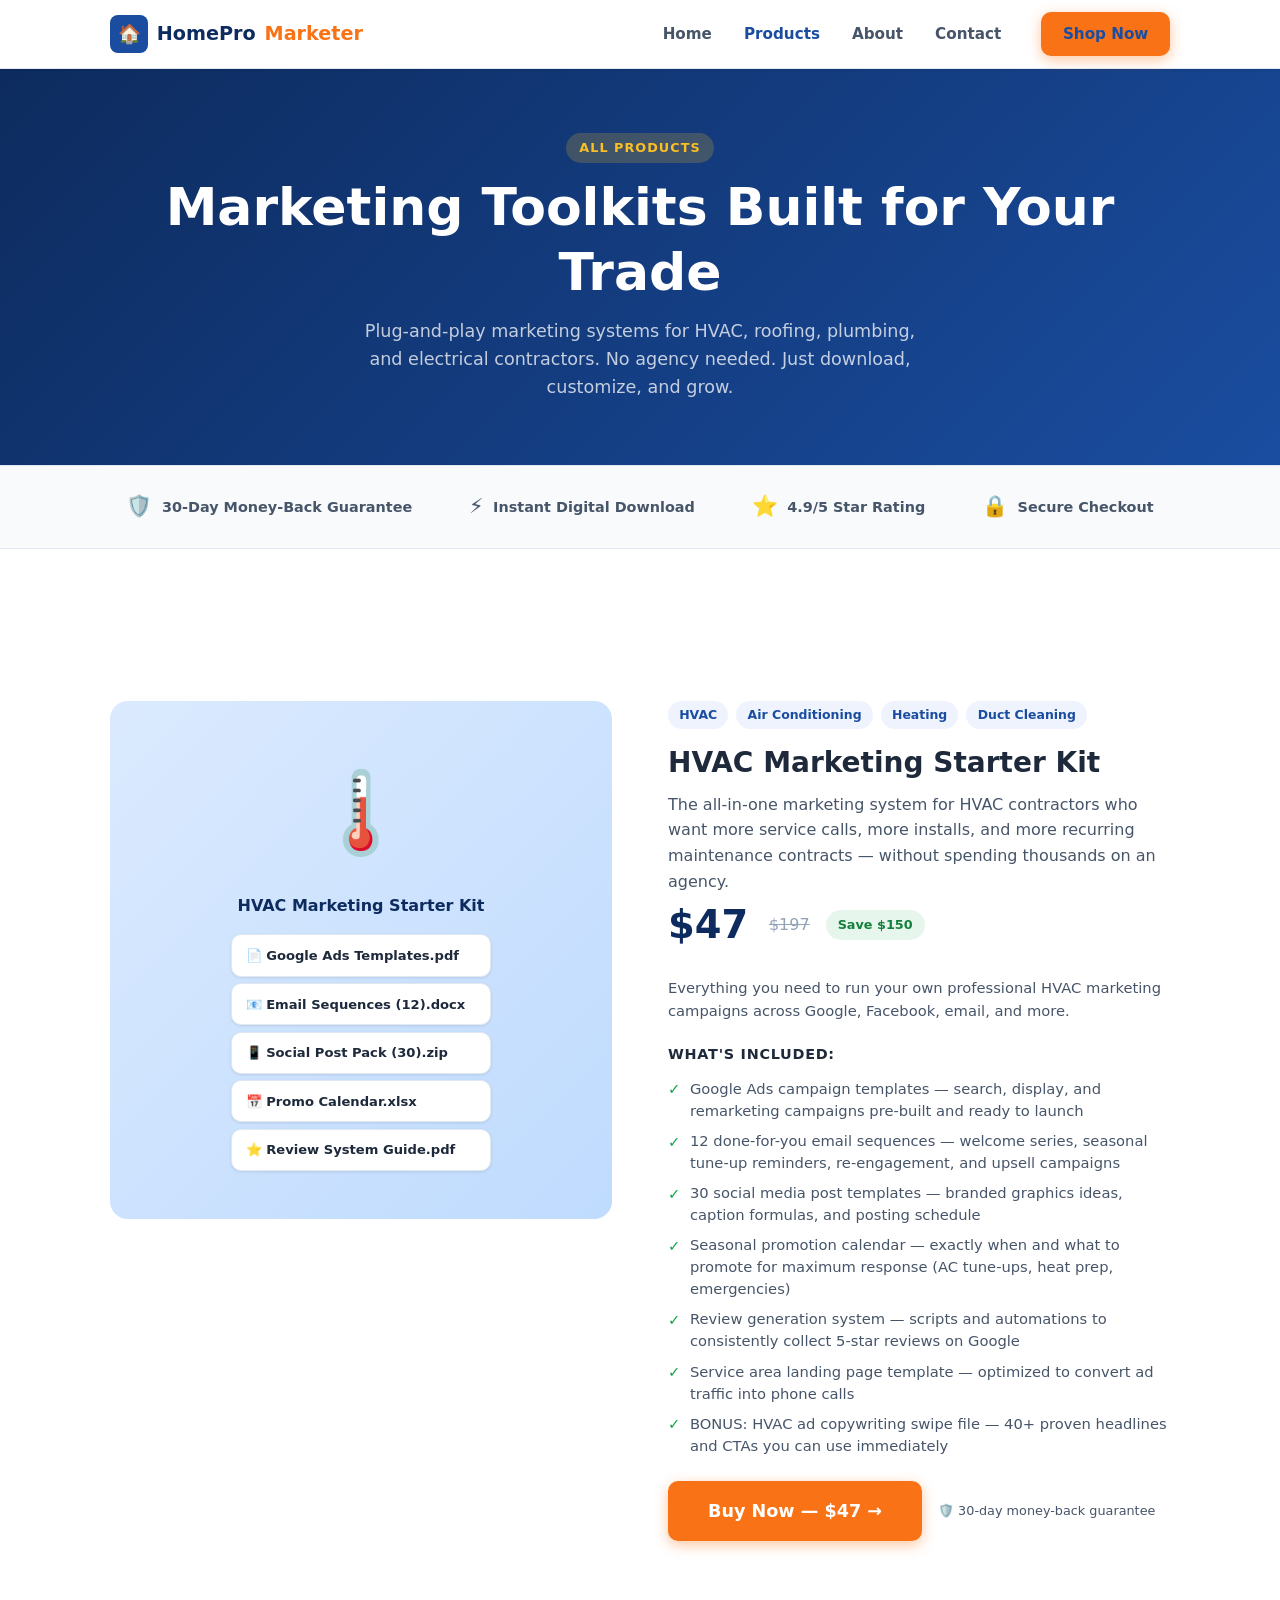
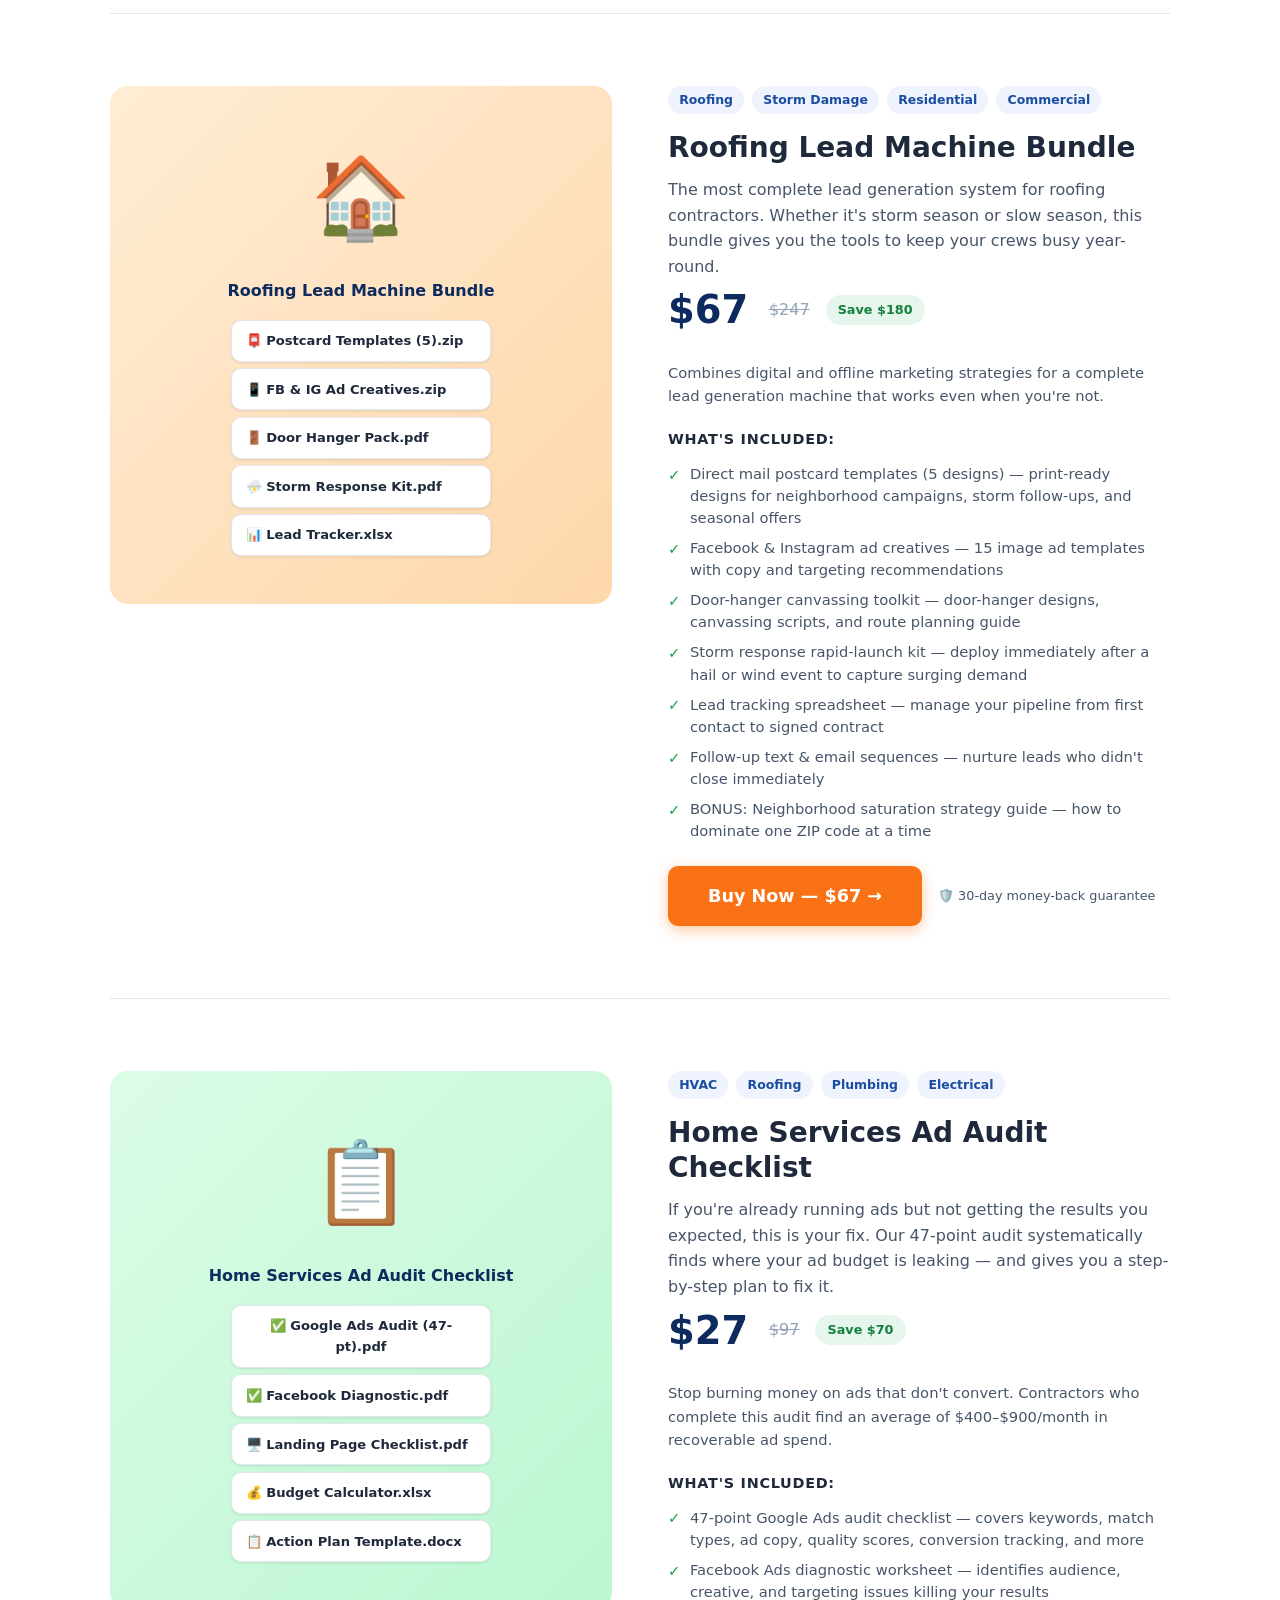
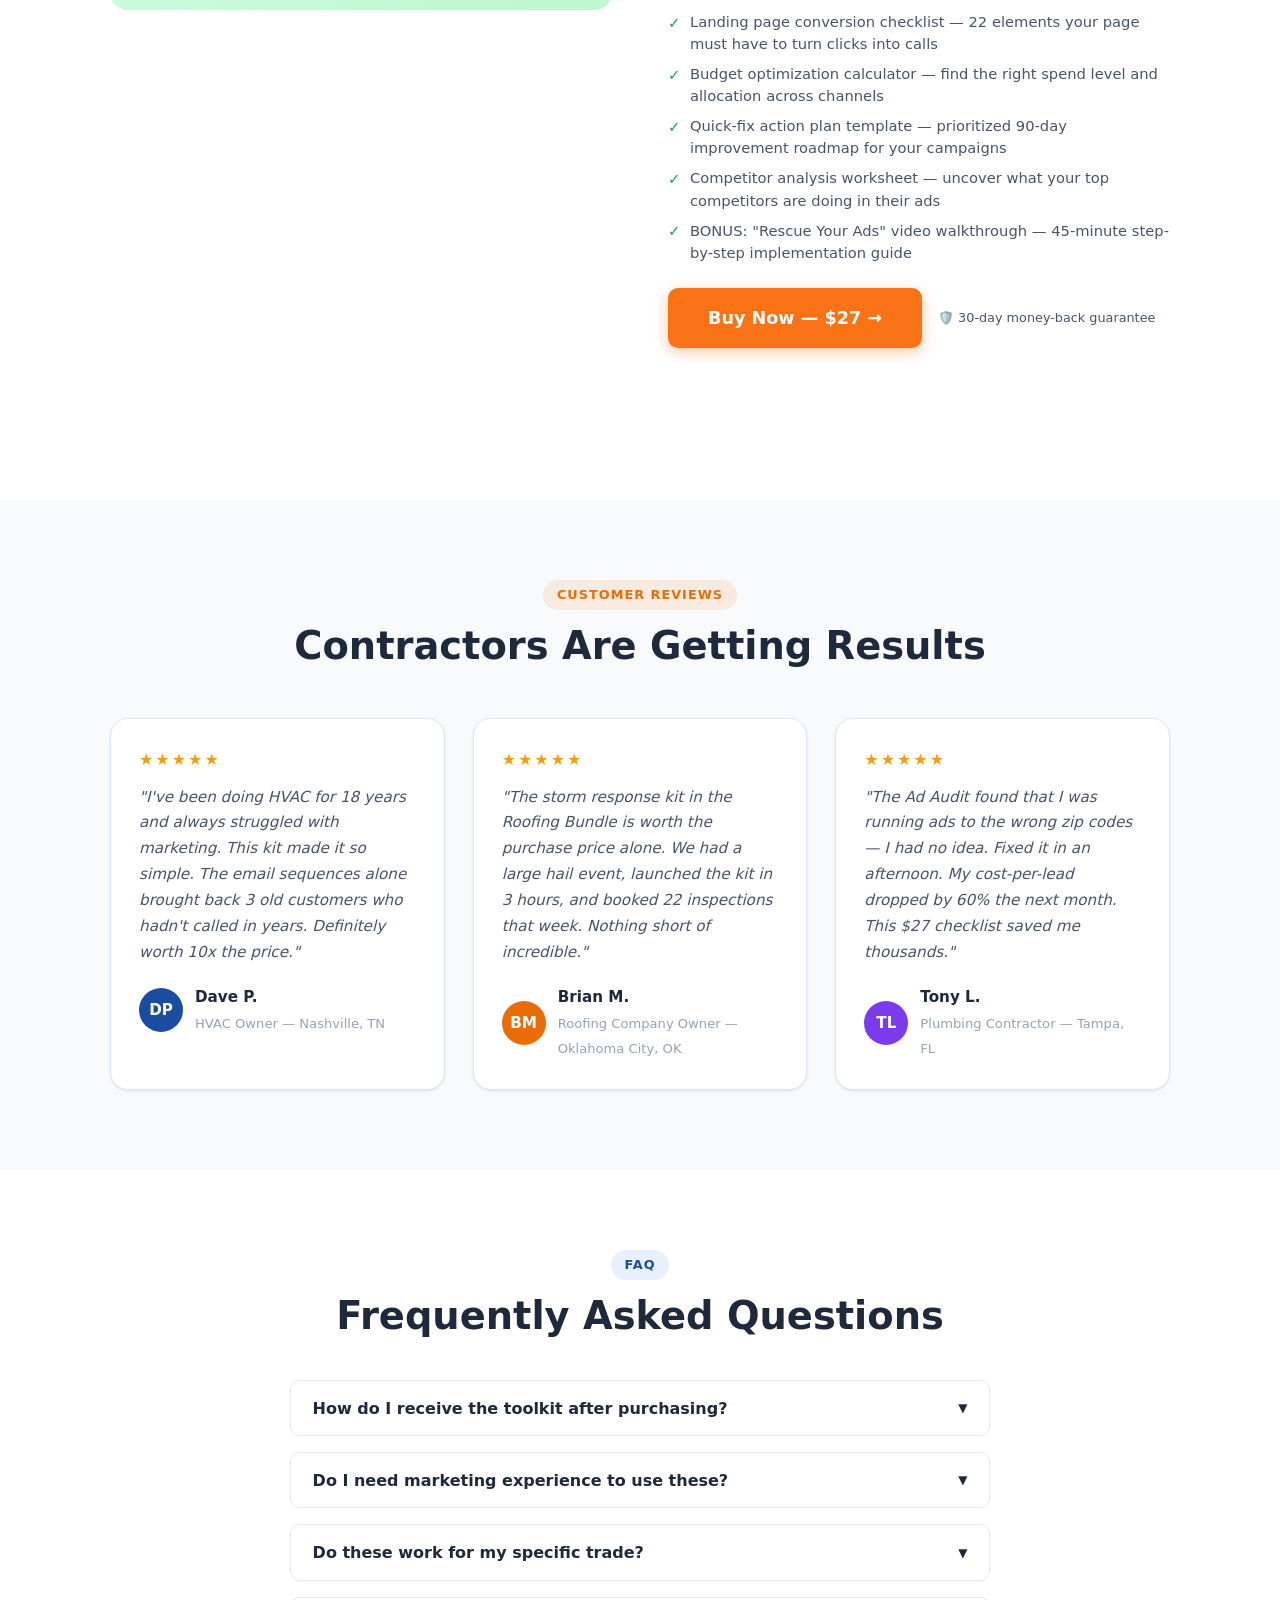
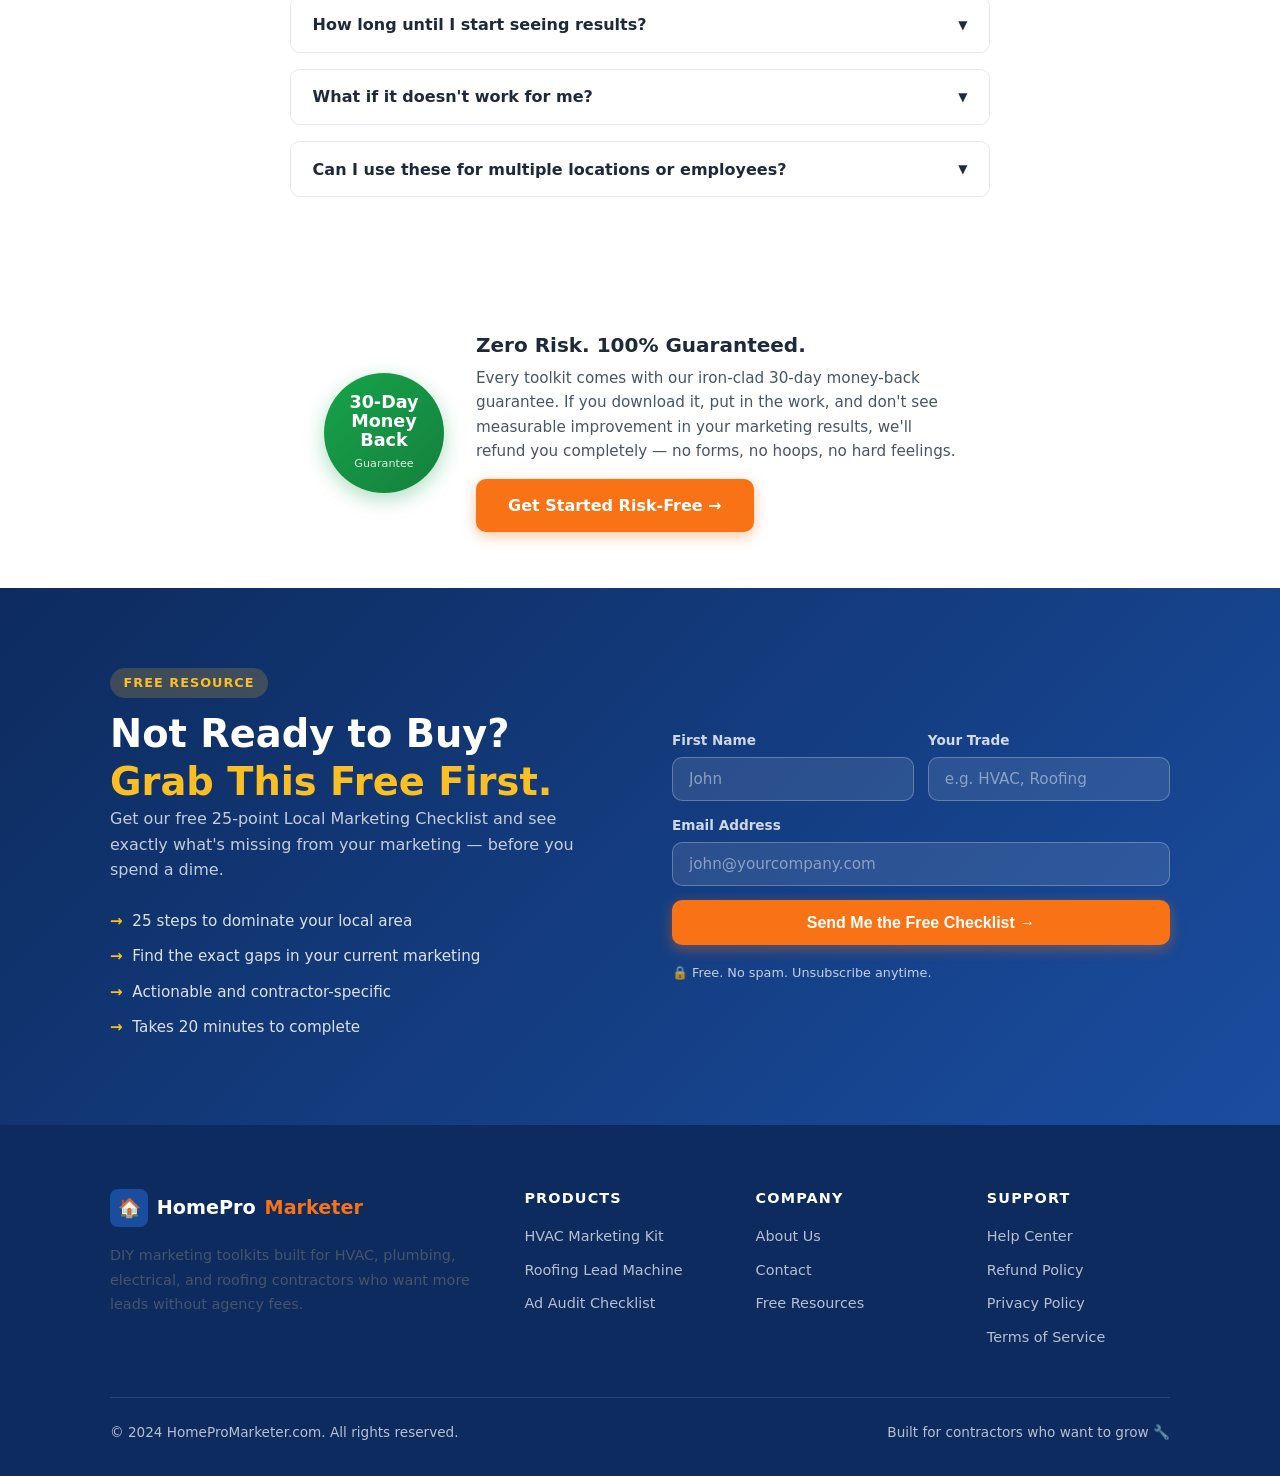
<file: products.html>
<!DOCTYPE html>
<html lang="en">
<head>
  <meta charset="UTF-8" />
  <meta name="viewport" content="width=device-width, initial-scale=1.0" />
  <title>Products — HomeProMarketer.com</title>
  <meta name="description" content="Browse our marketing toolkits for HVAC, roofing, plumbing, and electrical contractors. Starting at just $27." />
  <link rel="stylesheet" href="styles.css" />
  <style>
    /* Products page extras */
    .product-detail {
      display: grid;
      grid-template-columns: 1fr 1fr;
      gap: 3.5rem;
      align-items: start;
      padding: 4.5rem 0;
      border-bottom: 1px solid var(--gray-200);
    }
    .product-detail:last-child { border-bottom: none; }
    .product-detail.reverse { direction: rtl; }
    .product-detail.reverse > * { direction: ltr; }
    .product-detail-visual {
      border-radius: var(--radius-lg);
      padding: 3rem 2rem;
      display: flex;
      flex-direction: column;
      align-items: center;
      justify-content: center;
      text-align: center;
      gap: 1rem;
      min-height: 320px;
      position: relative;
    }
    .product-detail-visual .big-icon { font-size: 5rem; }
    .product-detail-visual .kit-name {
      font-size: 1rem;
      font-weight: 700;
      color: var(--blue-dark);
    }
    .product-detail-visual .kit-files {
      display: flex;
      flex-direction: column;
      gap: .4rem;
      width: 100%;
      max-width: 260px;
    }
    .kit-file {
      display: flex;
      align-items: center;
      gap: .6rem;
      background: white;
      border: 1px solid var(--gray-200);
      border-radius: var(--radius);
      padding: .6rem .85rem;
      font-size: .82rem;
      font-weight: 600;
      color: var(--gray-800);
      box-shadow: var(--shadow-sm);
    }
    .product-detail-info h2 { margin-bottom: .75rem; font-size: 1.75rem; }
    .product-detail-info .price-block {
      display: flex;
      align-items: center;
      gap: 1rem;
      margin-bottom: 1.25rem;
      flex-wrap: wrap;
    }
    .product-detail-info .price { font-size: 2.4rem; color: var(--blue-dark); }
    .product-detail-info .price-orig { font-size: 1rem; color: var(--gray-400); text-decoration: line-through; }
    .product-detail-info .savings-badge {
      background: rgba(22,163,74,.1);
      color: #15803d;
      font-size: .8rem;
      font-weight: 700;
      padding: .3rem .75rem;
      border-radius: 50px;
    }
    .includes-title {
      font-weight: 700;
      font-size: .9rem;
      text-transform: uppercase;
      letter-spacing: .05em;
      color: var(--gray-800);
      margin-bottom: .75rem;
      margin-top: 1.25rem;
    }
    .detail-includes { display: flex; flex-direction: column; gap: .5rem; margin-bottom: 1.5rem; }
    .detail-includes li {
      display: flex;
      align-items: flex-start;
      gap: .6rem;
      font-size: .92rem;
      color: var(--gray-600);
      line-height: 1.5;
    }
    .detail-includes li .check { color: #16a34a; font-weight: 700; flex-shrink: 0; margin-top: .05rem; }
    .product-cta-row { display: flex; gap: 1rem; align-items: center; flex-wrap: wrap; }
    .product-cta-row .guarantee-micro {
      font-size: .8rem;
      color: var(--gray-600);
      display: flex;
      align-items: center;
      gap: .35rem;
    }
    .trade-tags { display: flex; gap: .5rem; flex-wrap: wrap; margin-bottom: 1rem; }
    .trade-tag {
      background: rgba(37,99,235,.08);
      color: var(--blue);
      font-size: .78rem;
      font-weight: 700;
      padding: .25rem .7rem;
      border-radius: 50px;
    }
    .faq-list { display: flex; flex-direction: column; gap: 1rem; margin-top: 2.5rem; }
    .faq-item {
      border: 1px solid var(--gray-200);
      border-radius: var(--radius);
      overflow: hidden;
    }
    .faq-q {
      width: 100%;
      text-align: left;
      background: var(--white);
      border: none;
      padding: 1.1rem 1.35rem;
      font-size: 1rem;
      font-weight: 600;
      color: var(--gray-800);
      cursor: pointer;
      display: flex;
      justify-content: space-between;
      align-items: center;
      gap: 1rem;
      font-family: inherit;
      transition: background var(--transition);
    }
    .faq-q:hover { background: var(--gray-50); }
    .faq-q .arrow { font-size: .75rem; transition: transform .25s; flex-shrink: 0; }
    .faq-q.open .arrow { transform: rotate(180deg); }
    .faq-a {
      display: none;
      padding: 0 1.35rem 1.1rem;
      font-size: .92rem;
      color: var(--gray-600);
      line-height: 1.7;
    }
    .faq-a.open { display: block; }
    @media (max-width: 768px) {
      .product-detail { grid-template-columns: 1fr; }
      .product-detail.reverse { direction: ltr; }
    }
  </style>
  <!-- Google tag (gtag.js) -->
  <script async src="https://www.googletagmanager.com/gtag/js?id=G-1F3MPSVVSH"></script>
  <script>
    window.dataLayer = window.dataLayer || [];
    function gtag(){dataLayer.push(arguments);}
    gtag('js', new Date());
    gtag('config', 'G-1F3MPSVVSH');
  </script>
</head>
<body>

<!-- ===== NAVBAR ===== -->
<nav class="navbar">
  <div class="container">
    <div class="navbar-inner">
      <a href="index.html" class="logo">
        <div class="logo-icon">🏠</div>
        HomePro<span>Marketer</span>
      </a>
      <ul class="nav-links">
        <li><a href="index.html">Home</a></li>
        <li><a href="products.html" class="active">Products</a></li>
        <li><a href="about.html">About</a></li>
        <li><a href="contact.html">Contact</a></li>
        <li><a href="products.html" class="btn btn-primary btn-sm nav-cta">Shop Now</a></li>
      </ul>
      <button class="hamburger" id="hamburger" aria-label="Toggle menu" aria-expanded="false">
        <span></span><span></span><span></span>
      </button>
    </div>
  </div>
  <div class="mobile-nav" id="mobileNav">
    <a href="index.html">Home</a>
    <a href="products.html">Products</a>
    <a href="about.html">About</a>
    <a href="contact.html">Contact</a>
    <a href="products.html" class="btn btn-primary" style="margin-top:.5rem;text-align:center;">Shop Now</a>
  </div>
</nav>

<!-- ===== PAGE HERO ===== -->
<section class="page-hero">
  <div class="container">
    <span class="section-label" style="background:rgba(251,191,36,.2);color:#fbbf24;">All Products</span>
    <h1>Marketing Toolkits Built for Your Trade</h1>
    <p>Plug-and-play marketing systems for HVAC, roofing, plumbing, and electrical contractors. No agency needed. Just download, customize, and grow.</p>
  </div>
</section>

<!-- ===== TRUST BAR ===== -->
<div class="trust-bar">
  <div class="container">
    <div class="trust-bar-inner">
      <div class="trust-item"><span class="trust-item-icon">🛡️</span> 30-Day Money-Back Guarantee</div>
      <div class="trust-item"><span class="trust-item-icon">⚡</span> Instant Digital Download</div>
      <div class="trust-item"><span class="trust-item-icon">⭐</span> 4.9/5 Star Rating</div>
      <div class="trust-item"><span class="trust-item-icon">🔒</span> Secure Checkout</div>
    </div>
  </div>
</div>

<!-- ===== PRODUCT LISTINGS ===== -->
<section class="section">
  <div class="container">

    <!-- Product 1: HVAC -->
    <div class="product-detail" id="hvac">
      <div class="product-detail-visual" style="background:linear-gradient(135deg,#dbeafe,#bfdbfe);">
        <div class="big-icon">🌡️</div>
        <div class="kit-name">HVAC Marketing Starter Kit</div>
        <div class="kit-files">
          <div class="kit-file">📄 Google Ads Templates.pdf</div>
          <div class="kit-file">📧 Email Sequences (12).docx</div>
          <div class="kit-file">📱 Social Post Pack (30).zip</div>
          <div class="kit-file">📅 Promo Calendar.xlsx</div>
          <div class="kit-file">⭐ Review System Guide.pdf</div>
        </div>
      </div>
      <div class="product-detail-info">
        <div class="trade-tags">
          <span class="trade-tag">HVAC</span>
          <span class="trade-tag">Air Conditioning</span>
          <span class="trade-tag">Heating</span>
          <span class="trade-tag">Duct Cleaning</span>
        </div>
        <h2>HVAC Marketing Starter Kit</h2>
        <p>The all-in-one marketing system for HVAC contractors who want more service calls, more installs, and more recurring maintenance contracts — without spending thousands on an agency.</p>
        <div class="price-block">
          <span class="price">$47</span>
          <span class="price-orig">$197</span>
          <span class="savings-badge">Save $150</span>
        </div>
        <p style="font-size:.92rem;margin-bottom:.5rem;">Everything you need to run your own professional HVAC marketing campaigns across Google, Facebook, email, and more.</p>
        <div class="includes-title">What's Included:</div>
        <ul class="detail-includes">
          <li><span class="check">✓</span> Google Ads campaign templates — search, display, and remarketing campaigns pre-built and ready to launch</li>
          <li><span class="check">✓</span> 12 done-for-you email sequences — welcome series, seasonal tune-up reminders, re-engagement, and upsell campaigns</li>
          <li><span class="check">✓</span> 30 social media post templates — branded graphics ideas, caption formulas, and posting schedule</li>
          <li><span class="check">✓</span> Seasonal promotion calendar — exactly when and what to promote for maximum response (AC tune-ups, heat prep, emergencies)</li>
          <li><span class="check">✓</span> Review generation system — scripts and automations to consistently collect 5-star reviews on Google</li>
          <li><span class="check">✓</span> Service area landing page template — optimized to convert ad traffic into phone calls</li>
          <li><span class="check">✓</span> BONUS: HVAC ad copywriting swipe file — 40+ proven headlines and CTAs you can use immediately</li>
        </ul>
        <div class="product-cta-row">
          <a href="https://payhip.com/b/t26ZE" target="_blank" rel="noopener noreferrer" class="btn btn-primary btn-lg">Buy Now — $47 →</a>
          <span class="guarantee-micro">🛡️ 30-day money-back guarantee</span>
        </div>
      </div>
    </div>

    <!-- Product 2: Roofing -->
    <div class="product-detail reverse" id="roofing">
      <div class="product-detail-info">
        <div class="trade-tags">
          <span class="trade-tag">Roofing</span>
          <span class="trade-tag">Storm Damage</span>
          <span class="trade-tag">Residential</span>
          <span class="trade-tag">Commercial</span>
        </div>
        <h2>Roofing Lead Machine Bundle</h2>
        <p>The most complete lead generation system for roofing contractors. Whether it's storm season or slow season, this bundle gives you the tools to keep your crews busy year-round.</p>
        <div class="price-block">
          <span class="price">$67</span>
          <span class="price-orig">$247</span>
          <span class="savings-badge">Save $180</span>
        </div>
        <p style="font-size:.92rem;margin-bottom:.5rem;">Combines digital and offline marketing strategies for a complete lead generation machine that works even when you're not.</p>
        <div class="includes-title">What's Included:</div>
        <ul class="detail-includes">
          <li><span class="check">✓</span> Direct mail postcard templates (5 designs) — print-ready designs for neighborhood campaigns, storm follow-ups, and seasonal offers</li>
          <li><span class="check">✓</span> Facebook & Instagram ad creatives — 15 image ad templates with copy and targeting recommendations</li>
          <li><span class="check">✓</span> Door-hanger canvassing toolkit — door-hanger designs, canvassing scripts, and route planning guide</li>
          <li><span class="check">✓</span> Storm response rapid-launch kit — deploy immediately after a hail or wind event to capture surging demand</li>
          <li><span class="check">✓</span> Lead tracking spreadsheet — manage your pipeline from first contact to signed contract</li>
          <li><span class="check">✓</span> Follow-up text & email sequences — nurture leads who didn't close immediately</li>
          <li><span class="check">✓</span> BONUS: Neighborhood saturation strategy guide — how to dominate one ZIP code at a time</li>
        </ul>
        <div class="product-cta-row">
          <a href="https://payhip.com/b/i1Bp8" target="_blank" rel="noopener noreferrer" class="btn btn-primary btn-lg">Buy Now — $67 →</a>
          <span class="guarantee-micro">🛡️ 30-day money-back guarantee</span>
        </div>
      </div>
      <div class="product-detail-visual" style="background:linear-gradient(135deg,#ffedd5,#fed7aa);">
        <div class="big-icon">🏠</div>
        <div class="kit-name">Roofing Lead Machine Bundle</div>
        <div class="kit-files">
          <div class="kit-file">📮 Postcard Templates (5).zip</div>
          <div class="kit-file">📱 FB & IG Ad Creatives.zip</div>
          <div class="kit-file">🚪 Door Hanger Pack.pdf</div>
          <div class="kit-file">⛈️ Storm Response Kit.pdf</div>
          <div class="kit-file">📊 Lead Tracker.xlsx</div>
        </div>
      </div>
    </div>

    <!-- Product 3: Audit -->
    <div class="product-detail" id="audit">
      <div class="product-detail-visual" style="background:linear-gradient(135deg,#dcfce7,#bbf7d0);">
        <div class="big-icon">📋</div>
        <div class="kit-name">Home Services Ad Audit Checklist</div>
        <div class="kit-files">
          <div class="kit-file">✅ Google Ads Audit (47-pt).pdf</div>
          <div class="kit-file">✅ Facebook Diagnostic.pdf</div>
          <div class="kit-file">🖥️ Landing Page Checklist.pdf</div>
          <div class="kit-file">💰 Budget Calculator.xlsx</div>
          <div class="kit-file">📋 Action Plan Template.docx</div>
        </div>
      </div>
      <div class="product-detail-info">
        <div class="trade-tags">
          <span class="trade-tag">HVAC</span>
          <span class="trade-tag">Roofing</span>
          <span class="trade-tag">Plumbing</span>
          <span class="trade-tag">Electrical</span>
        </div>
        <h2>Home Services Ad Audit Checklist</h2>
        <p>If you're already running ads but not getting the results you expected, this is your fix. Our 47-point audit systematically finds where your ad budget is leaking — and gives you a step-by-step plan to fix it.</p>
        <div class="price-block">
          <span class="price">$27</span>
          <span class="price-orig">$97</span>
          <span class="savings-badge">Save $70</span>
        </div>
        <p style="font-size:.92rem;margin-bottom:.5rem;">Stop burning money on ads that don't convert. Contractors who complete this audit find an average of $400–$900/month in recoverable ad spend.</p>
        <div class="includes-title">What's Included:</div>
        <ul class="detail-includes">
          <li><span class="check">✓</span> 47-point Google Ads audit checklist — covers keywords, match types, ad copy, quality scores, conversion tracking, and more</li>
          <li><span class="check">✓</span> Facebook Ads diagnostic worksheet — identifies audience, creative, and targeting issues killing your results</li>
          <li><span class="check">✓</span> Landing page conversion checklist — 22 elements your page must have to turn clicks into calls</li>
          <li><span class="check">✓</span> Budget optimization calculator — find the right spend level and allocation across channels</li>
          <li><span class="check">✓</span> Quick-fix action plan template — prioritized 90-day improvement roadmap for your campaigns</li>
          <li><span class="check">✓</span> Competitor analysis worksheet — uncover what your top competitors are doing in their ads</li>
          <li><span class="check">✓</span> BONUS: "Rescue Your Ads" video walkthrough — 45-minute step-by-step implementation guide</li>
        </ul>
        <div class="product-cta-row">
          <a href="https://payhip.com/b/T4YGK" target="_blank" rel="noopener noreferrer" class="btn btn-primary btn-lg">Buy Now — $27 →</a>
          <span class="guarantee-micro">🛡️ 30-day money-back guarantee</span>
        </div>
      </div>
    </div>

  </div>
</section>

<!-- ===== TESTIMONIALS ===== -->
<section class="section section-alt">
  <div class="container">
    <div class="text-center">
      <span class="section-label">Customer Reviews</span>
      <h2 class="section-title">Contractors Are Getting Results</h2>
    </div>
    <div class="testimonials-grid">
      <div class="testimonial-card">
        <div class="stars">★★★★★</div>
        <p class="testimonial-text">"I've been doing HVAC for 18 years and always struggled with marketing. This kit made it so simple. The email sequences alone brought back 3 old customers who hadn't called in years. Definitely worth 10x the price."</p>
        <div class="testimonial-author">
          <div class="author-avatar" style="background:#1a4da0;">DP</div>
          <div class="author-info">
            <strong>Dave P.</strong>
            <span>HVAC Owner — Nashville, TN</span>
          </div>
        </div>
      </div>
      <div class="testimonial-card">
        <div class="stars">★★★★★</div>
        <p class="testimonial-text">"The storm response kit in the Roofing Bundle is worth the purchase price alone. We had a large hail event, launched the kit in 3 hours, and booked 22 inspections that week. Nothing short of incredible."</p>
        <div class="testimonial-author">
          <div class="author-avatar" style="background:#ea6c08;">BM</div>
          <div class="author-info">
            <strong>Brian M.</strong>
            <span>Roofing Company Owner — Oklahoma City, OK</span>
          </div>
        </div>
      </div>
      <div class="testimonial-card">
        <div class="stars">★★★★★</div>
        <p class="testimonial-text">"The Ad Audit found that I was running ads to the wrong zip codes — I had no idea. Fixed it in an afternoon. My cost-per-lead dropped by 60% the next month. This $27 checklist saved me thousands."</p>
        <div class="testimonial-author">
          <div class="author-avatar" style="background:#7c3aed;">TL</div>
          <div class="author-info">
            <strong>Tony L.</strong>
            <span>Plumbing Contractor — Tampa, FL</span>
          </div>
        </div>
      </div>
    </div>
  </div>
</section>

<!-- ===== FAQ ===== -->
<section class="section">
  <div class="container" style="max-width:740px;">
    <div class="text-center">
      <span class="section-label blue">FAQ</span>
      <h2 class="section-title">Frequently Asked Questions</h2>
    </div>
    <div class="faq-list">
      <div class="faq-item">
        <button class="faq-q">How do I receive the toolkit after purchasing? <span class="arrow">▼</span></button>
        <div class="faq-a">After completing your purchase, you'll receive an email with a download link within minutes. All files are delivered digitally — no physical products are shipped. You can download and access them immediately.</div>
      </div>
      <div class="faq-item">
        <button class="faq-q">Do I need marketing experience to use these? <span class="arrow">▼</span></button>
        <div class="faq-a">No marketing experience needed. Every toolkit includes step-by-step instructions written in plain language for contractors, not marketers. If you can follow a recipe, you can follow our guides.</div>
      </div>
      <div class="faq-item">
        <button class="faq-q">Do these work for my specific trade? <span class="arrow">▼</span></button>
        <div class="faq-a">The HVAC and Roofing kits are specifically built for those trades. The Ad Audit Checklist works for any home service trade — HVAC, plumbing, electrical, roofing, pest control, landscaping, and more.</div>
      </div>
      <div class="faq-item">
        <button class="faq-q">How long until I start seeing results? <span class="arrow">▼</span></button>
        <div class="faq-a">Most contractors get their first campaigns live within 24–48 hours of downloading. We've seen contractors book new jobs within their first week. Typical results compound over 30–90 days as your campaigns optimize.</div>
      </div>
      <div class="faq-item">
        <button class="faq-q">What if it doesn't work for me? <span class="arrow">▼</span></button>
        <div class="faq-a">We offer a 30-day, no-questions-asked money-back guarantee. If you implement the strategies and don't see improvement in your marketing results, email us at support@homopromarketer.com for a full refund.</div>
      </div>
      <div class="faq-item">
        <button class="faq-q">Can I use these for multiple locations or employees? <span class="arrow">▼</span></button>
        <div class="faq-a">Yes! Your purchase grants you a license to use the toolkit for one business entity. You can use it across multiple locations under the same company and share it with your team members.</div>
      </div>
    </div>
  </div>
</section>

<!-- ===== GUARANTEE ===== -->
<section class="guarantee-section section-alt">
  <div class="container">
    <div class="guarantee-inner">
      <div class="guarantee-badge">
        <strong>30-Day<br>Money<br>Back</strong>
        <span>Guarantee</span>
      </div>
      <div class="guarantee-text">
        <h3>Zero Risk. 100% Guaranteed.</h3>
        <p>Every toolkit comes with our iron-clad 30-day money-back guarantee. If you download it, put in the work, and don't see measurable improvement in your marketing results, we'll refund you completely — no forms, no hoops, no hard feelings.</p>
        <a href="#hvac" class="btn btn-primary mt-2">Get Started Risk-Free →</a>
      </div>
    </div>
  </div>
</section>

<!-- ===== EMAIL CAPTURE ===== -->
<section class="email-capture">
  <div class="container">
    <div class="email-capture-inner">
      <div>
        <span class="section-label" style="background:rgba(251,191,36,.2);color:#fbbf24;">Free Resource</span>
        <h2>Not Ready to Buy? <span>Grab This Free First.</span></h2>
        <p>Get our free 25-point Local Marketing Checklist and see exactly what's missing from your marketing — before you spend a dime.</p>
        <ul class="email-perks">
          <li>25 steps to dominate your local area</li>
          <li>Find the exact gaps in your current marketing</li>
          <li>Actionable and contractor-specific</li>
          <li>Takes 20 minutes to complete</li>
        </ul>
      </div>
      <form class="email-form" id="emailCaptureForm" novalidate>
        <div class="form-row">
          <div class="form-group">
            <label for="firstName">First Name</label>
            <input type="text" id="firstName" name="firstName" placeholder="John" required />
          </div>
          <div class="form-group">
            <label for="trade">Your Trade</label>
            <input type="text" id="trade" name="trade" placeholder="e.g. HVAC, Roofing" />
          </div>
        </div>
        <div class="form-group">
          <label for="emailCapture">Email Address</label>
          <input type="email" id="emailCapture" name="email" placeholder="john@yourcompany.com" required />
        </div>
        <button type="submit" class="btn btn-primary">Send Me the Free Checklist →</button>
        <p class="form-note">🔒 Free. No spam. Unsubscribe anytime.</p>
      </form>
    </div>
  </div>
</section>

<!-- ===== FOOTER ===== -->
<footer class="footer">
  <div class="container">
    <div class="footer-grid">
      <div class="footer-brand">
        <a href="index.html" class="logo" style="color:white;">
          <div class="logo-icon">🏠</div>
          HomePro<span>Marketer</span>
        </a>
        <p style="margin-top:1rem;">DIY marketing toolkits built for HVAC, plumbing, electrical, and roofing contractors who want more leads without agency fees.</p>
      </div>
      <div>
        <h4>Products</h4>
        <ul>
          <li><a href="#hvac">HVAC Marketing Kit</a></li>
          <li><a href="#roofing">Roofing Lead Machine</a></li>
          <li><a href="#audit">Ad Audit Checklist</a></li>
        </ul>
      </div>
      <div>
        <h4>Company</h4>
        <ul>
          <li><a href="about.html">About Us</a></li>
          <li><a href="contact.html">Contact</a></li>
          <li><a href="index.html#free-guide">Free Resources</a></li>
        </ul>
      </div>
      <div>
        <h4>Support</h4>
        <ul>
          <li><a href="contact.html">Help Center</a></li>
          <li><a href="contact.html">Refund Policy</a></li>
          <li><a href="contact.html">Privacy Policy</a></li>
          <li><a href="contact.html">Terms of Service</a></li>
        </ul>
      </div>
    </div>
    <div class="footer-bottom">
      <span>© 2024 HomeProMarketer.com. All rights reserved.</span>
      <span>Built for contractors who want to grow 🔧</span>
    </div>
  </div>
</footer>

<script src="script.js"></script>
<script>
  // FAQ accordion
  document.querySelectorAll('.faq-q').forEach(btn => {
    btn.addEventListener('click', () => {
      const answer = btn.nextElementSibling;
      const isOpen = answer.classList.contains('open');
      // Close all
      document.querySelectorAll('.faq-a.open').forEach(a => a.classList.remove('open'));
      document.querySelectorAll('.faq-q.open').forEach(q => q.classList.remove('open'));
      if (!isOpen) {
        answer.classList.add('open');
        btn.classList.add('open');
      }
    });
  });

  // Buy now handler (placeholder — connect to your payment processor)
  function handleBuy(e, productName, price) {
    e.preventDefault();
    showToast(`Redirecting to checkout for ${productName} (${price})…`);
    // Replace with your actual checkout URL, e.g. Stripe, Gumroad, ThriveCart
    // window.location.href = 'https://checkout.yourpaymentprocessor.com/...'
  }

  function showToast(message) {
    let toast = document.getElementById('toast');
    if (!toast) {
      toast = document.createElement('div');
      toast.id = 'toast';
      toast.className = 'toast';
      document.body.appendChild(toast);
    }
    toast.textContent = message;
    toast.classList.add('show');
    setTimeout(() => toast.classList.remove('show'), 4000);
  }
</script>
</body>
</html>
</file>
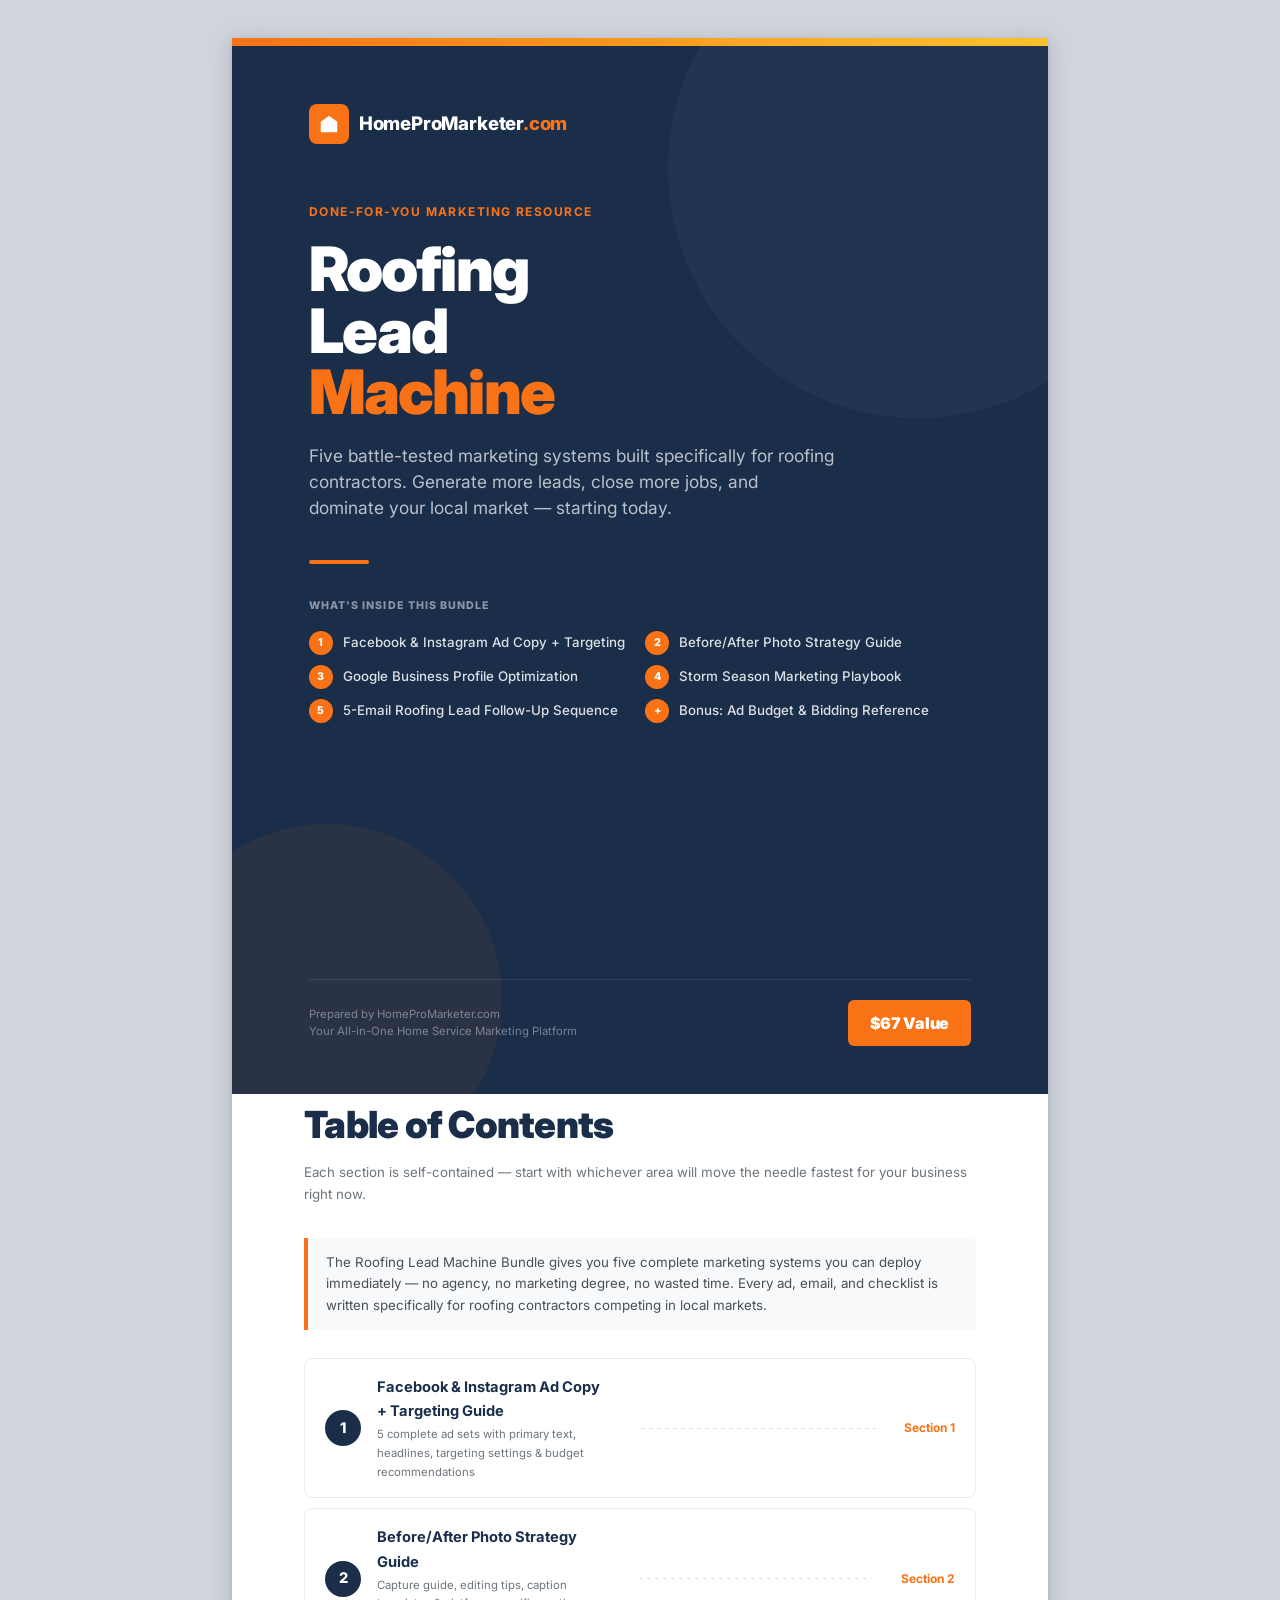
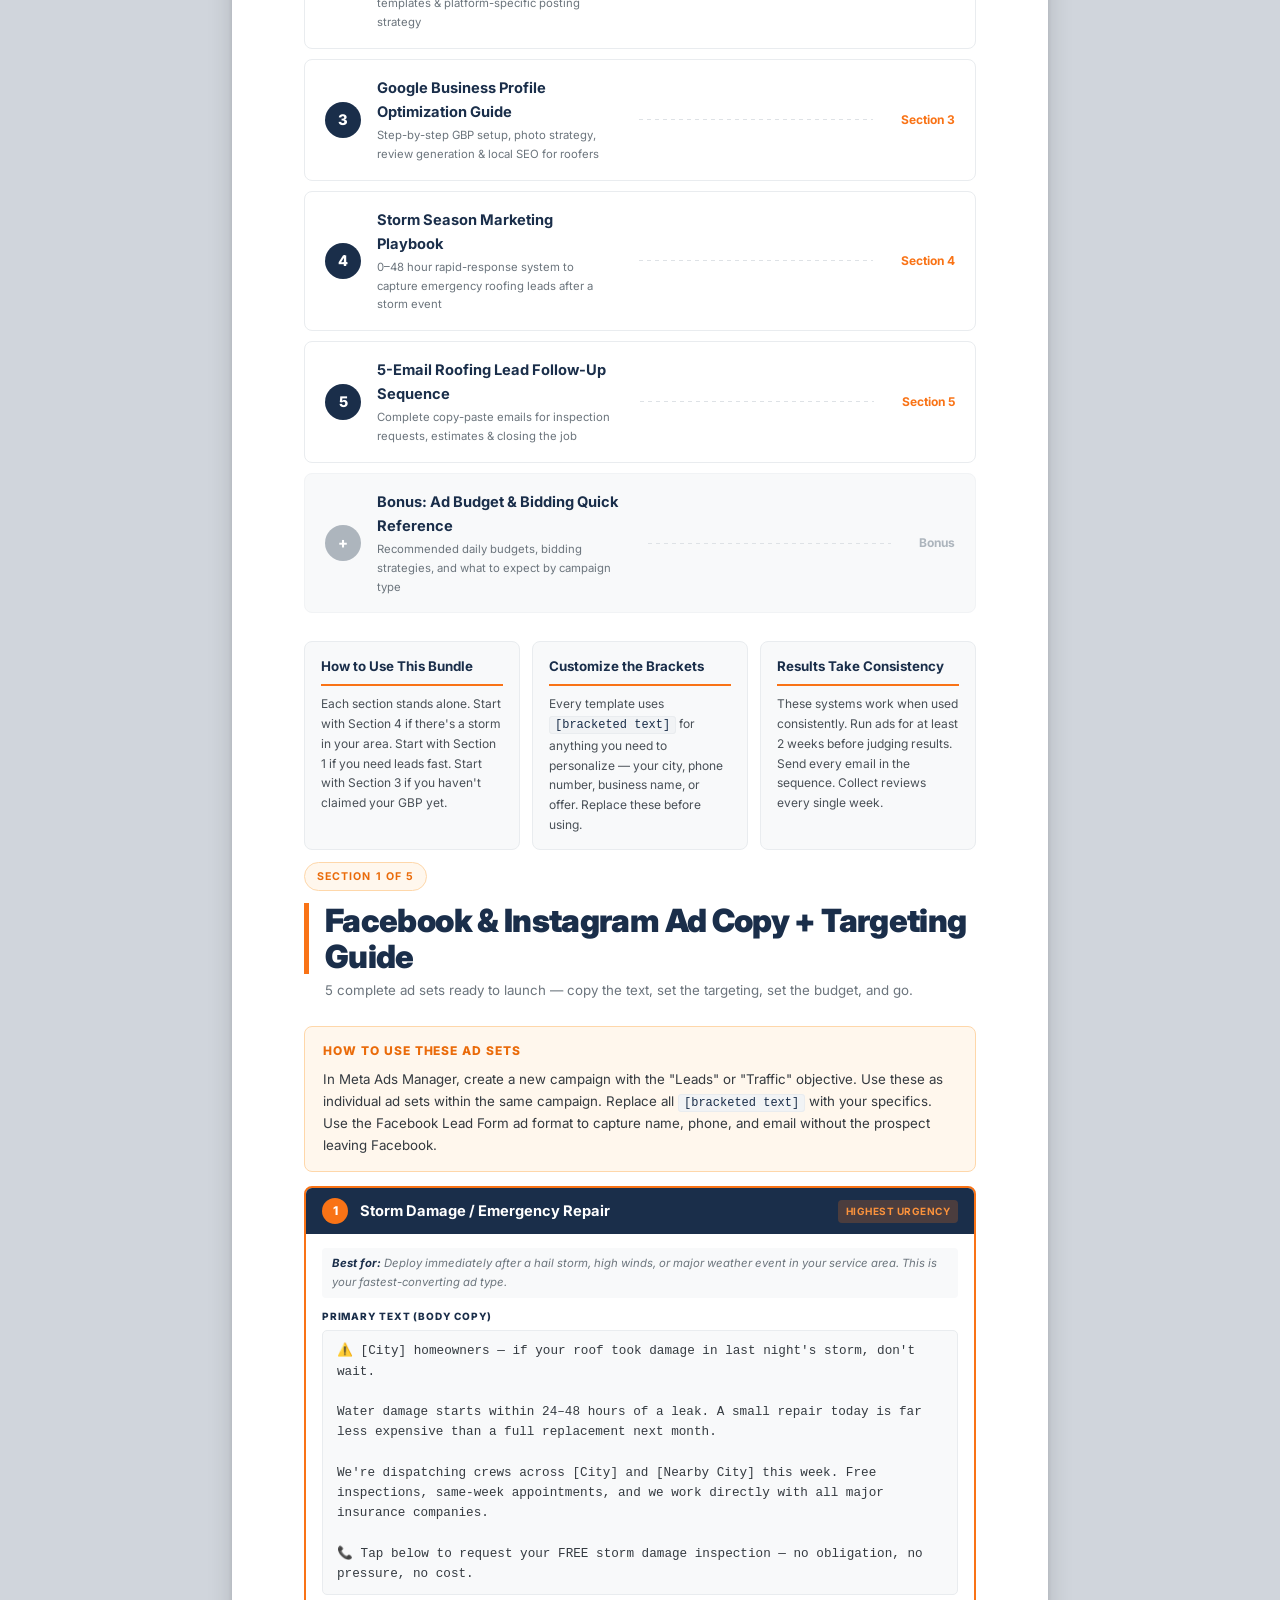
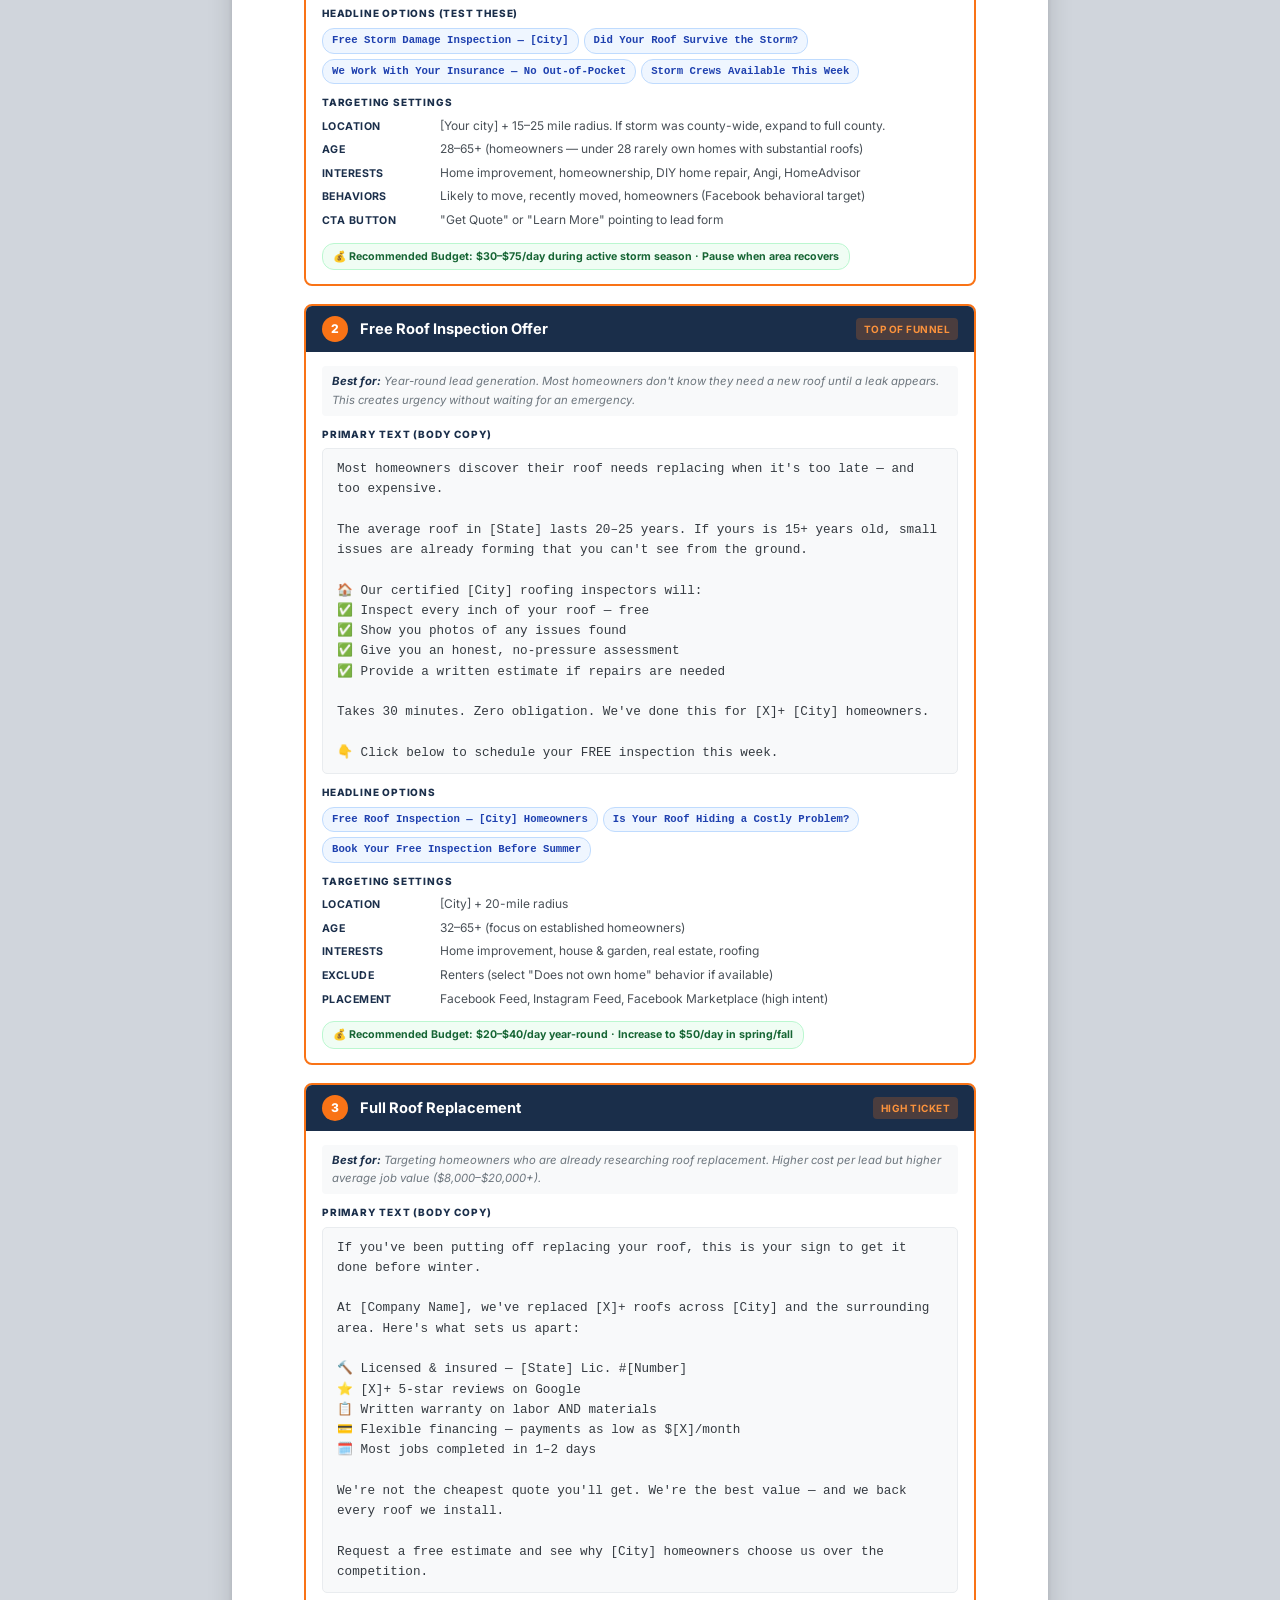
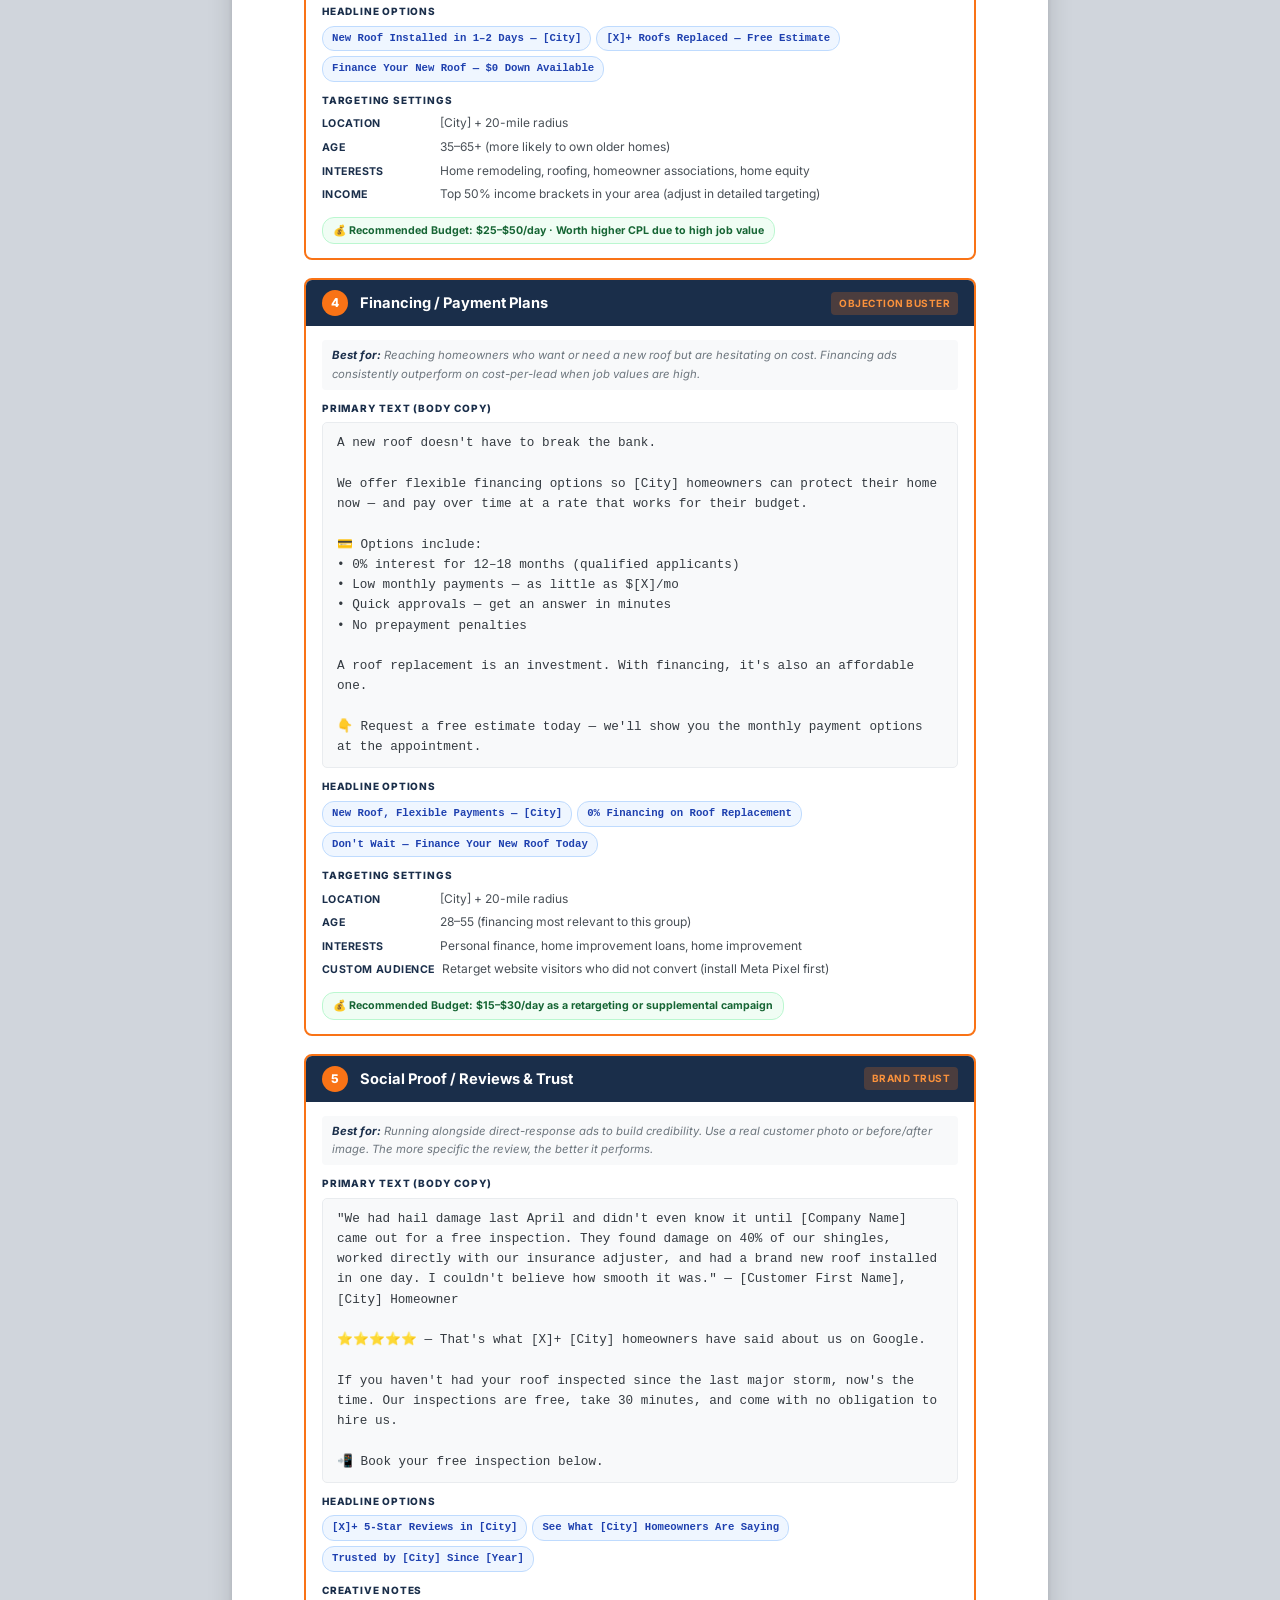
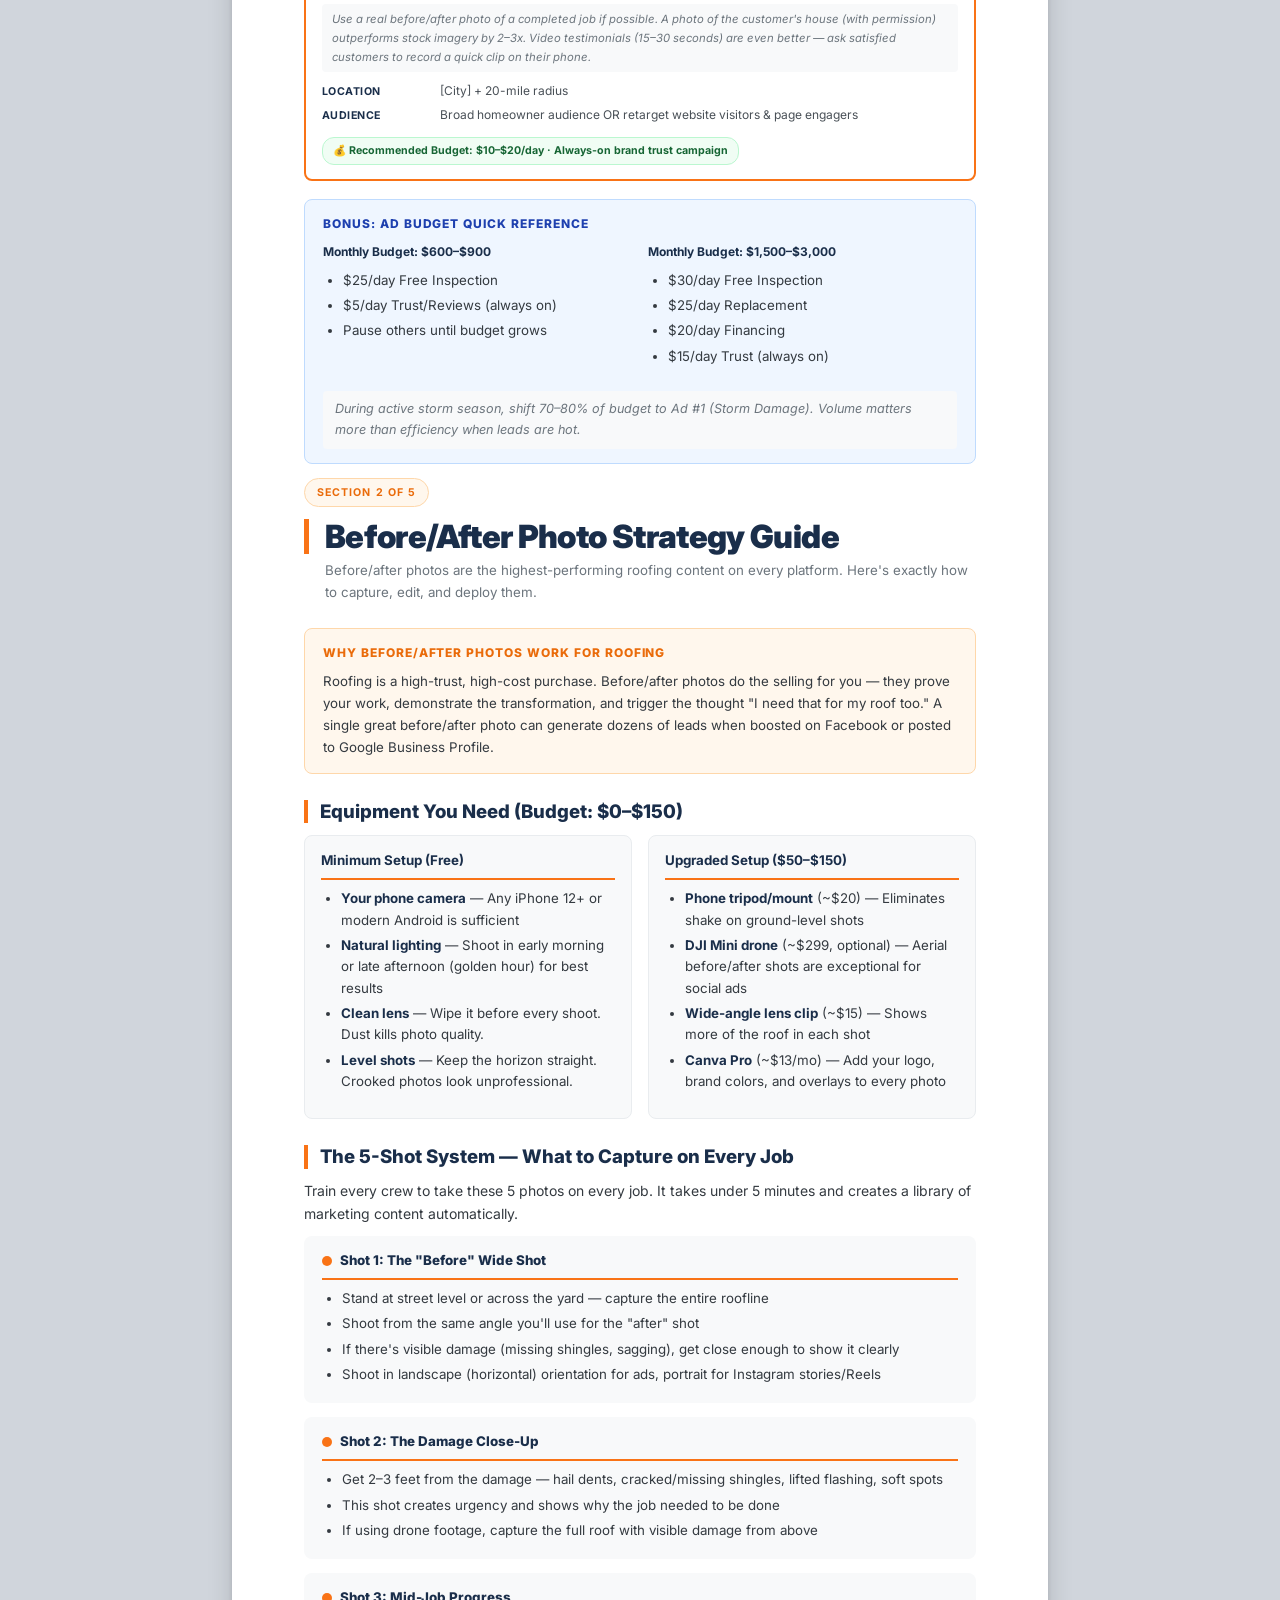
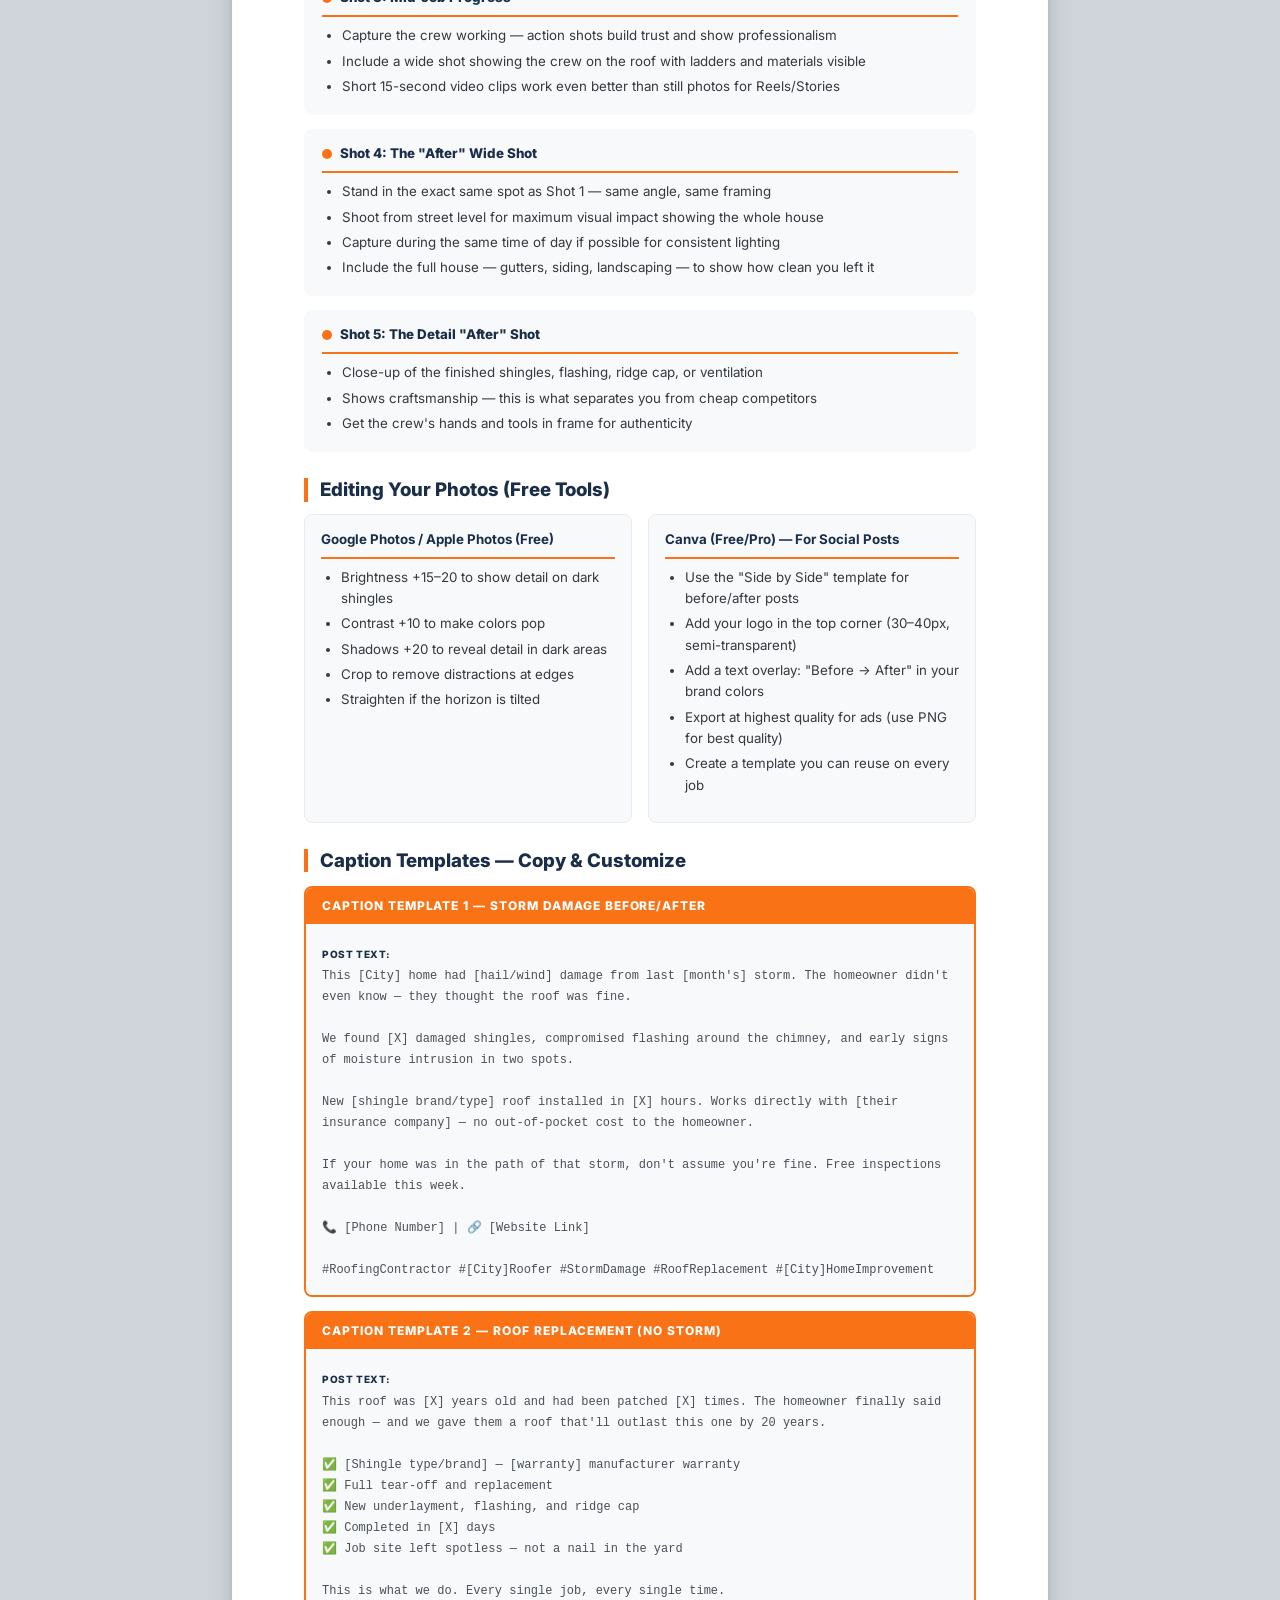
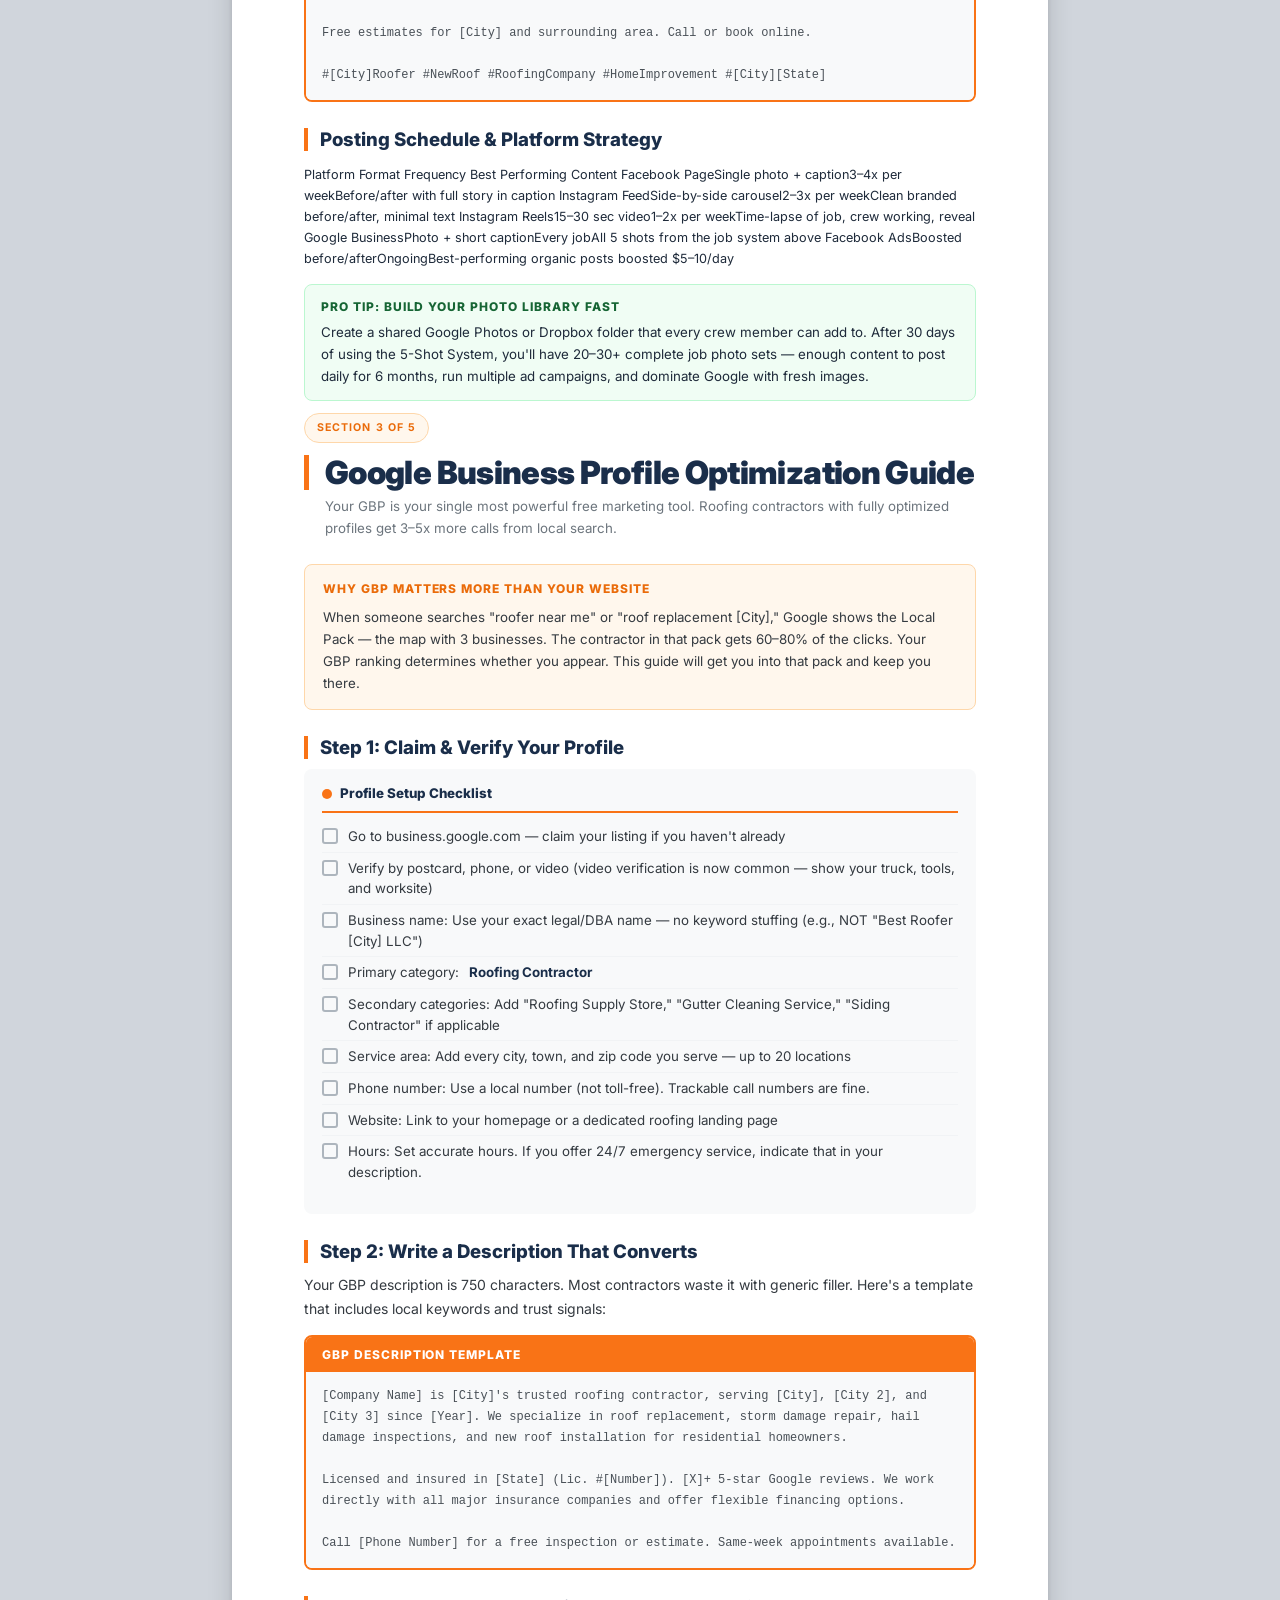
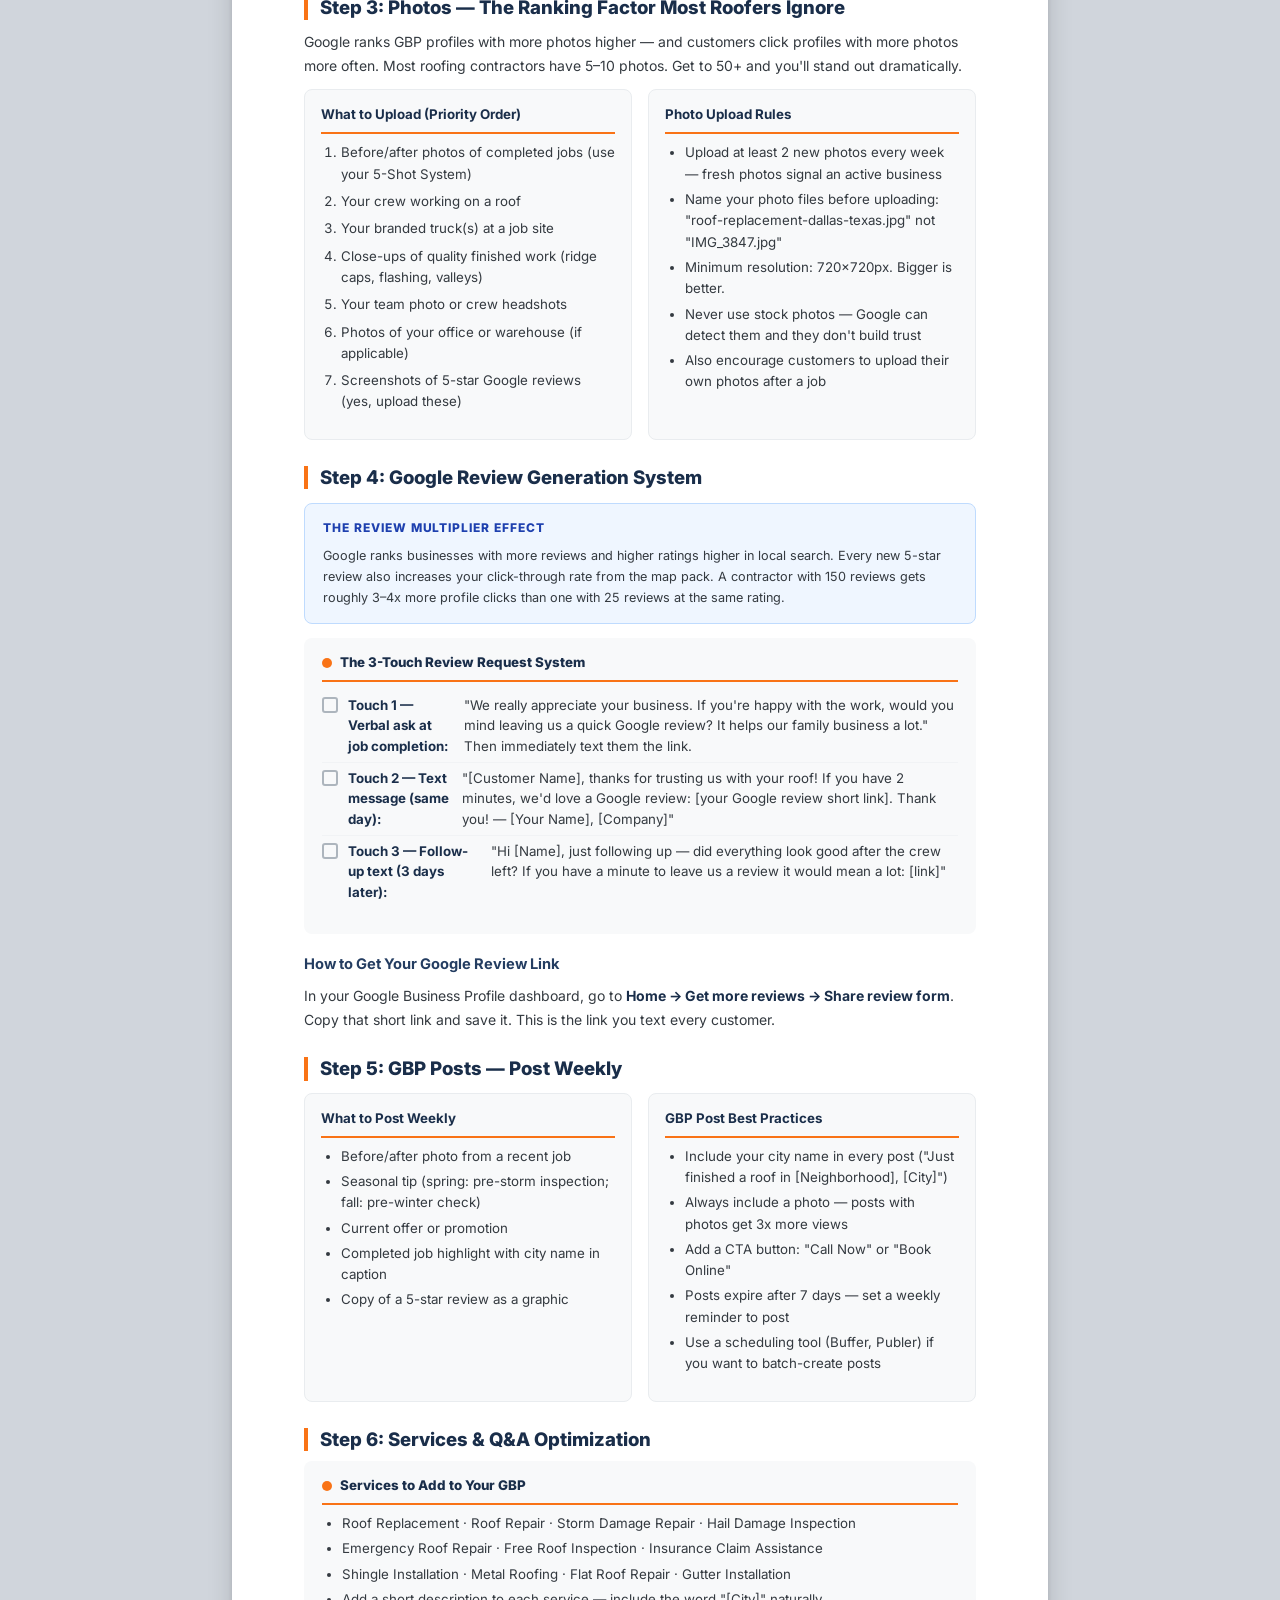
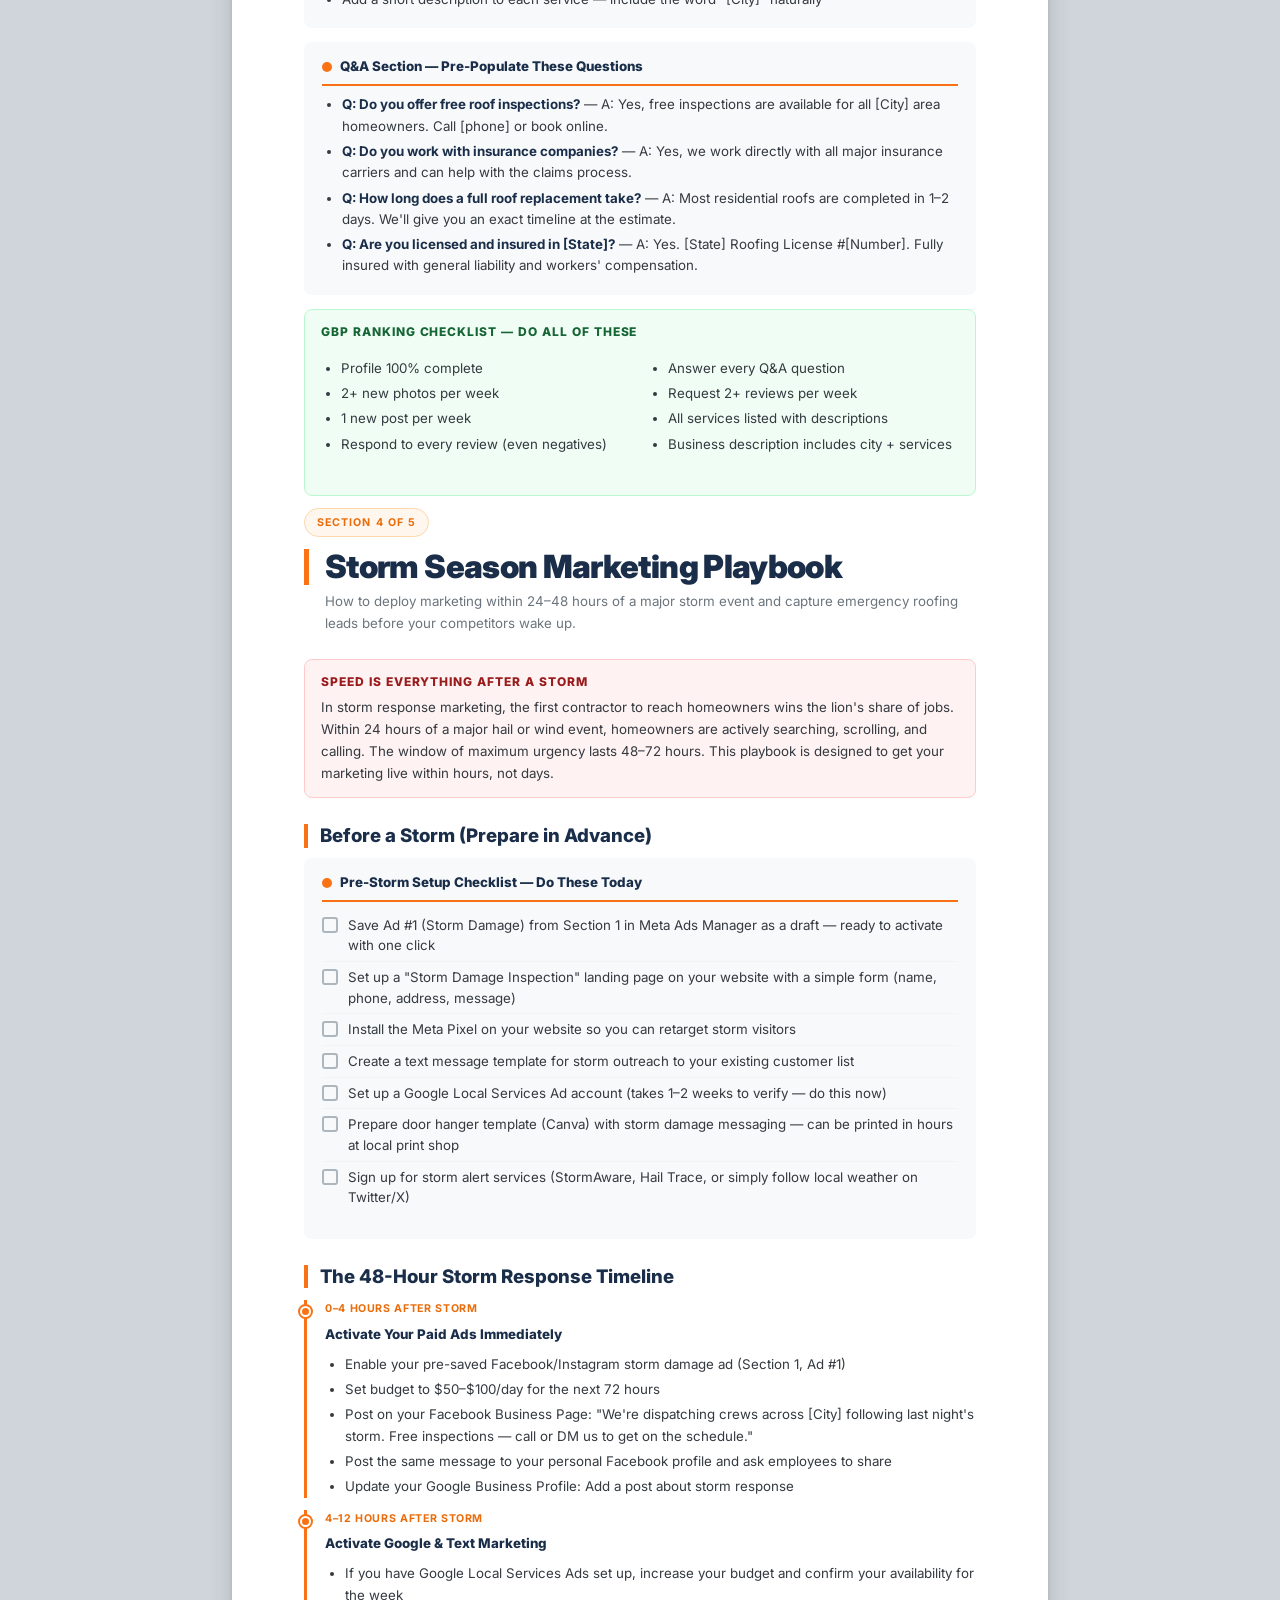
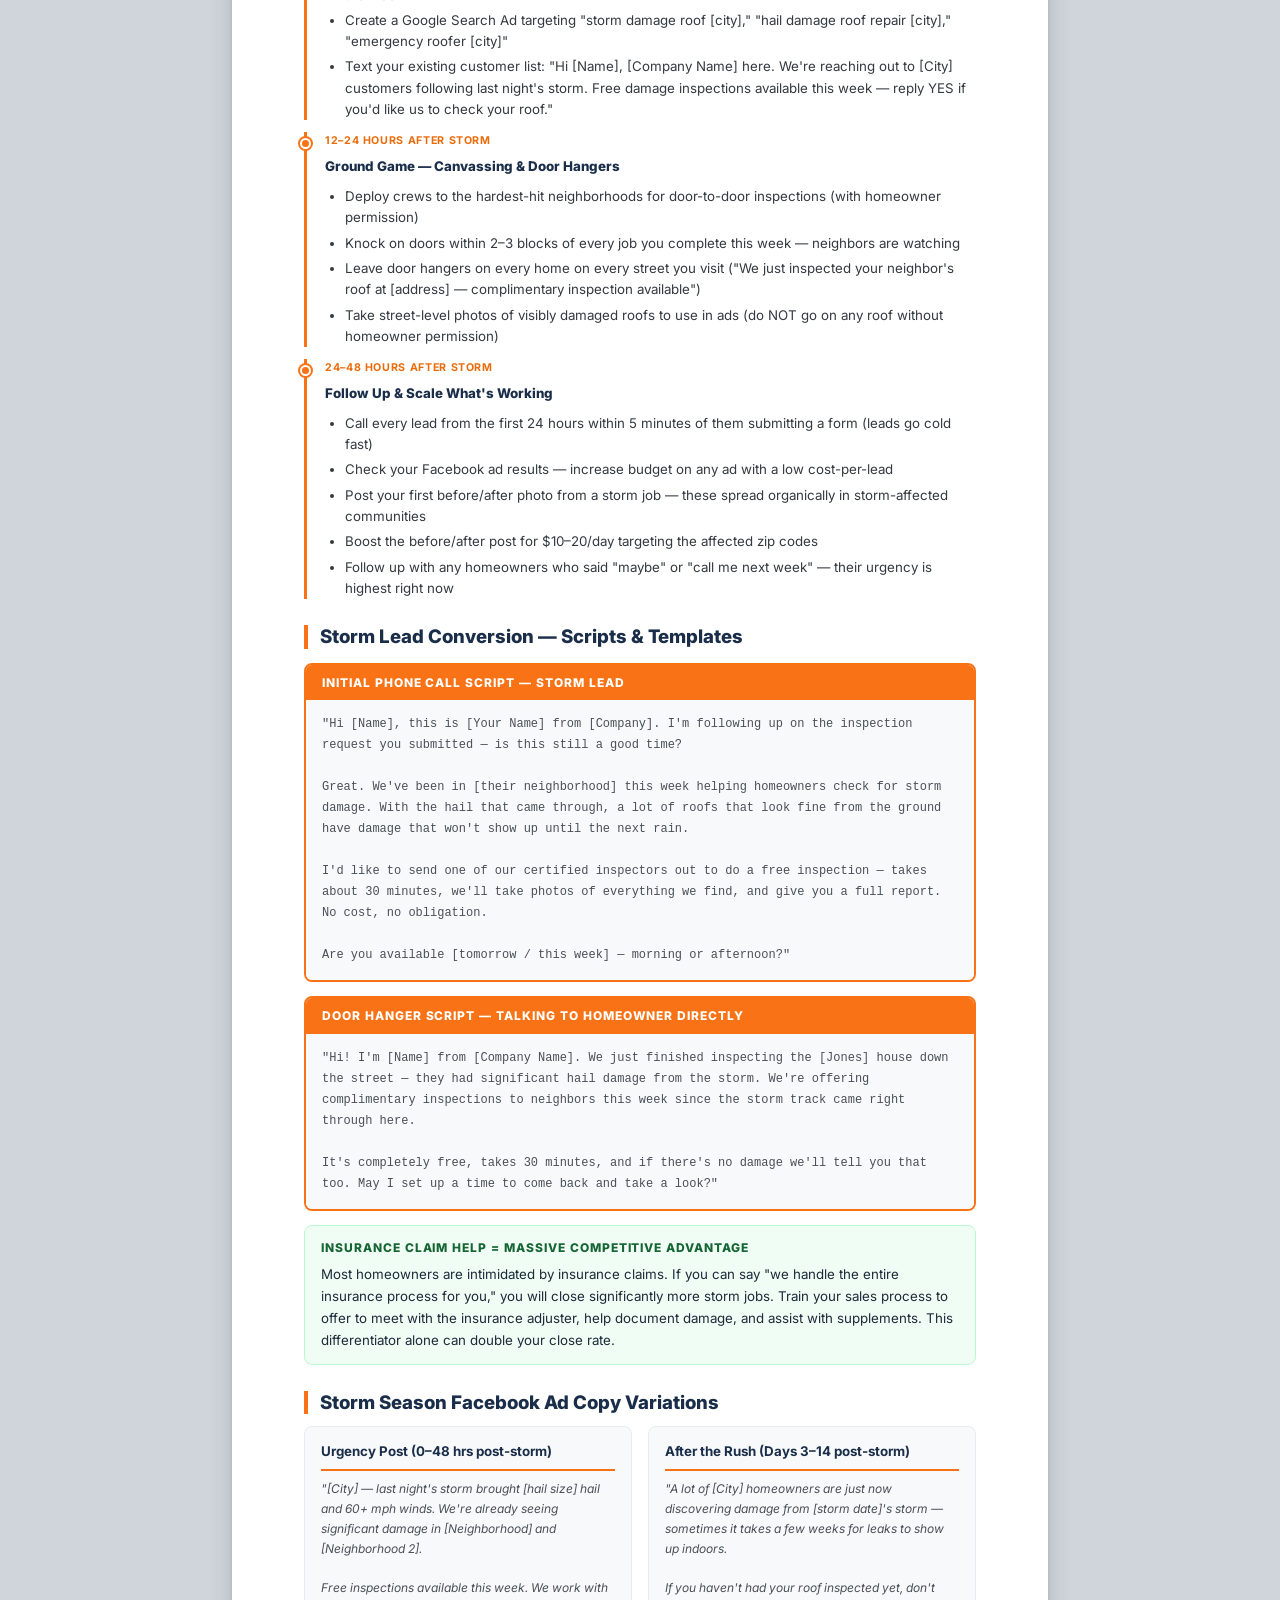
<file: Roofing-Lead-Machine-PRINT.html>
<!DOCTYPE html>
<html lang="en">
<head>
<meta charset="UTF-8">
<meta name="viewport" content="width=device-width, initial-scale=1.0">
<title>Roofing Lead Machine Bundle — HomeProMarketer.com</title>
<link href="https://fonts.googleapis.com/css2?family=Inter:wght@300;400;500;600;700;800;900&display=swap" rel="stylesheet">
<style>

/* ============================================================
   VARIABLES & RESET
============================================================ */
:root {
  --navy:        #1a2e4a;
  --navy-mid:    #243d61;
  --navy-light:  #2d5087;
  --orange:      #f97316;
  --orange-dark: #ea6b0a;
  --orange-light:#fff7ed;
  --gray-bg:     #f8f9fa;
  --gray-100:    #f1f3f5;
  --gray-200:    #e9ecef;
  --gray-300:    #dee2e6;
  --gray-400:    #adb5bd;
  --gray-600:    #6c757d;
  --gray-700:    #495057;
  --gray-800:    #343a40;
  --white:       #ffffff;
  --text:        #1e2a3a;
  --page-width:  8.5in;
  --page-height: 11in;
  --margin-h:    0.75in;
  --margin-v:    0.7in;
}

*, *::before, *::after { box-sizing: border-box; margin: 0; padding: 0; }

html { font-size: 11pt; }

body {
  font-family: 'Inter', -apple-system, sans-serif;
  color: var(--text);
  background: #d0d5dc;
  line-height: 1.65;
  -webkit-print-color-adjust: exact;
  print-color-adjust: exact;
}

/* ============================================================
   DOC WRAPPER (screen only — gives visual padding context)
============================================================ */
.doc-wrapper {
  width: var(--page-width);
  background: var(--white);
  margin: 0.4in auto;
  box-shadow: 0 4px 24px rgba(0,0,0,0.15), 0 1px 4px rgba(0,0,0,0.1);
  padding: var(--margin-v) var(--margin-h);
  padding-bottom: 0.5in;
}

/* ============================================================
   COVER PAGE
============================================================ */
.cover {
  background: var(--navy);
  min-height: var(--page-height);
  display: flex;
  flex-direction: column;
  position: relative;
  overflow: hidden;
  margin: calc(-1 * var(--margin-v)) calc(-1 * var(--margin-h));
  margin-bottom: 0;
}

.cover-top-bar {
  height: 8px;
  background: linear-gradient(90deg, var(--orange) 0%, #fbbf24 100%);
  flex-shrink: 0;
}

.cover-body {
  flex: 1;
  display: flex;
  flex-direction: column;
  padding: 0.6in 0.8in 0.5in;
  position: relative;
  z-index: 2;
}

.cover::before {
  content: '';
  position: absolute;
  top: -120px; right: -120px;
  width: 500px; height: 500px;
  border-radius: 50%;
  background: rgba(255,255,255,0.03);
  z-index: 1;
}
.cover::after {
  content: '';
  position: absolute;
  bottom: -80px; left: -80px;
  width: 350px; height: 350px;
  border-radius: 50%;
  background: rgba(249,115,22,0.07);
  z-index: 1;
}

.cover-logo {
  display: flex;
  align-items: center;
  gap: 10px;
  margin-bottom: 0.6in;
}

.cover-logo-mark {
  width: 40px; height: 40px;
  background: var(--orange);
  border-radius: 8px;
  display: flex; align-items: center; justify-content: center;
}

.cover-logo-mark svg {
  width: 22px; height: 22px;
  fill: white;
}

.cover-logo-name {
  font-size: 14pt;
  font-weight: 800;
  color: white;
  letter-spacing: -0.01em;
}

.cover-logo-name span { color: var(--orange); }

.cover-eyebrow {
  font-size: 9pt;
  font-weight: 700;
  color: var(--orange);
  letter-spacing: 0.12em;
  text-transform: uppercase;
  margin-bottom: 18px;
}

.cover-title {
  font-size: 46pt;
  font-weight: 900;
  color: white;
  line-height: 1.0;
  letter-spacing: -0.03em;
  margin-bottom: 20px;
}

.cover-title em {
  color: var(--orange);
  font-style: normal;
}

.cover-subtitle {
  font-size: 13pt;
  color: rgba(255,255,255,0.7);
  font-weight: 400;
  line-height: 1.5;
  max-width: 5.5in;
  margin-bottom: 0.4in;
}

.cover-divider {
  width: 60px;
  height: 4px;
  background: var(--orange);
  border-radius: 2px;
  margin-bottom: 0.35in;
}

.cover-includes-label {
  font-size: 8pt;
  font-weight: 800;
  color: rgba(255,255,255,0.5);
  letter-spacing: 0.1em;
  text-transform: uppercase;
  margin-bottom: 16px;
}

.cover-includes-grid {
  display: grid;
  grid-template-columns: 1fr 1fr;
  gap: 10px;
  margin-bottom: auto;
}

.cover-include-item {
  display: flex;
  align-items: center;
  gap: 10px;
  color: rgba(255,255,255,0.85);
  font-size: 10pt;
  font-weight: 500;
}

.cover-include-num {
  width: 24px; height: 24px;
  min-width: 24px;
  background: var(--orange);
  color: white;
  border-radius: 50%;
  font-size: 8pt;
  font-weight: 800;
  display: flex; align-items: center; justify-content: center;
}

.cover-bottom {
  margin-top: 0.45in;
  padding-top: 20px;
  border-top: 1px solid rgba(255,255,255,0.1);
  display: flex;
  align-items: center;
  justify-content: space-between;
}

.cover-bottom-text {
  font-size: 8.5pt;
  color: rgba(255,255,255,0.4);
  line-height: 1.5;
}

.cover-value-badge {
  background: var(--orange);
  color: white;
  font-size: 12pt;
  font-weight: 900;
  padding: 10px 22px;
  border-radius: 6px;
  letter-spacing: -0.01em;
}

/* ============================================================
   TABLE OF CONTENTS
============================================================ */
.toc-title {
  font-size: 28pt;
  font-weight: 900;
  color: var(--navy);
  letter-spacing: -0.02em;
  margin-bottom: 6px;
}

.toc-subtitle {
  font-size: 10pt;
  color: var(--gray-600);
  margin-bottom: 32px;
}

.toc-intro {
  background: var(--gray-bg);
  border-left: 4px solid var(--orange);
  padding: 14px 18px;
  border-radius: 0 6px 6px 0;
  margin-bottom: 28px;
  font-size: 10pt;
  color: var(--gray-700);
  line-height: 1.6;
  break-inside: avoid;
  page-break-inside: avoid;
}

.toc-item {
  display: flex;
  align-items: center;
  padding: 16px 20px;
  border: 1px solid var(--gray-200);
  border-radius: 8px;
  margin-bottom: 10px;
  background: white;
  gap: 16px;
  break-inside: avoid;
  page-break-inside: avoid;
}

.toc-num {
  width: 36px; height: 36px;
  min-width: 36px;
  background: var(--navy);
  color: white;
  border-radius: 50%;
  font-size: 11pt;
  font-weight: 800;
  display: flex; align-items: center; justify-content: center;
}

.toc-info { flex: 1; }

.toc-item-title {
  font-size: 11pt;
  font-weight: 700;
  color: var(--navy);
  margin-bottom: 2px;
}

.toc-item-desc {
  font-size: 8.5pt;
  color: var(--gray-600);
}

.toc-dots {
  flex: 1;
  height: 1px;
  background: repeating-linear-gradient(90deg, var(--gray-300) 0, var(--gray-300) 4px, transparent 4px, transparent 8px);
  margin: 0 12px;
  min-width: 20px;
}

.toc-pg {
  font-size: 9pt;
  font-weight: 700;
  color: var(--orange);
  white-space: nowrap;
}

/* ============================================================
   SECTION HEADER
============================================================ */
.section-badge {
  display: inline-flex;
  align-items: center;
  gap: 8px;
  background: var(--orange-light);
  border: 1px solid #fed7aa;
  color: var(--orange-dark);
  font-size: 8pt;
  font-weight: 700;
  letter-spacing: 0.1em;
  text-transform: uppercase;
  padding: 5px 12px;
  border-radius: 20px;
  margin-bottom: 12px;
}

.section-heading {
  font-size: 24pt;
  font-weight: 900;
  color: var(--navy);
  letter-spacing: -0.02em;
  line-height: 1.1;
  padding-left: 16px;
  border-left: 5px solid var(--orange);
  margin-bottom: 6px;
}

.section-heading-sub {
  font-size: 10pt;
  color: var(--gray-600);
  padding-left: 21px;
  margin-bottom: 24px;
}

.section-divider {
  height: 1px;
  background: var(--gray-200);
  margin: 20px 0;
}

/* ============================================================
   CONTENT HEADINGS
============================================================ */
h2.content-h2 {
  font-size: 14pt;
  font-weight: 800;
  color: var(--navy);
  margin-top: 26px;
  margin-bottom: 10px;
  padding-left: 12px;
  border-left: 4px solid var(--orange);
  line-height: 1.25;
}

h3.content-h3 {
  font-size: 11pt;
  font-weight: 700;
  color: var(--navy-mid);
  margin-top: 18px;
  margin-bottom: 8px;
}

p.body-text {
  font-size: 10.5pt;
  line-height: 1.7;
  color: var(--gray-800);
  margin-bottom: 10px;
}

.italic-note {
  font-size: 9.5pt;
  color: var(--gray-600);
  font-style: italic;
  background: var(--gray-bg);
  padding: 8px 12px;
  border-radius: 4px;
  margin: 8px 0;
}

/* ============================================================
   AD TEMPLATE BOX
============================================================ */
.ad-template {
  border: 2px solid var(--orange);
  border-radius: 8px;
  margin-bottom: 18px;
  overflow: hidden;
  break-inside: avoid;
  page-break-inside: avoid;
}

.ad-template-header {
  background: var(--navy);
  padding: 10px 16px;
  display: flex;
  align-items: center;
  gap: 12px;
}

.ad-template-num {
  width: 26px; height: 26px;
  background: var(--orange);
  color: white;
  border-radius: 50%;
  font-size: 9pt;
  font-weight: 800;
  display: flex; align-items: center; justify-content: center;
  flex-shrink: 0;
}

.ad-template-title {
  font-size: 11pt;
  font-weight: 700;
  color: white;
  flex: 1;
}

.ad-template-tag {
  font-size: 7.5pt;
  background: rgba(249,115,22,0.22);
  color: #fb923c;
  padding: 3px 8px;
  border-radius: 4px;
  font-weight: 700;
  text-transform: uppercase;
  letter-spacing: 0.05em;
}

.ad-template-body {
  padding: 14px 16px;
}

.ad-best-for {
  font-size: 8.5pt;
  color: var(--gray-600);
  font-style: italic;
  margin-bottom: 10px;
  padding: 6px 10px;
  background: var(--gray-bg);
  border-radius: 4px;
}

.ad-field-label {
  font-size: 7.5pt;
  font-weight: 800;
  color: var(--navy);
  text-transform: uppercase;
  letter-spacing: 0.08em;
  margin-bottom: 6px;
  margin-top: 10px;
}

.ad-copy-box {
  background: var(--gray-bg);
  border: 1px solid var(--gray-200);
  border-radius: 5px;
  padding: 10px 14px;
  font-size: 9.5pt;
  color: var(--gray-800);
  line-height: 1.6;
  margin-bottom: 6px;
  font-family: 'Courier New', monospace;
}

.ad-copy-box strong {
  color: var(--navy);
  font-family: 'Inter', sans-serif;
}

.targeting-row {
  display: flex;
  gap: 8px;
  margin-bottom: 5px;
  font-size: 9pt;
  align-items: flex-start;
}

.targeting-label {
  font-weight: 700;
  color: var(--navy);
  min-width: 110px;
  flex-shrink: 0;
  font-size: 8pt;
  text-transform: uppercase;
  letter-spacing: 0.04em;
  padding-top: 1px;
}

.targeting-val {
  color: var(--gray-700);
  font-size: 9pt;
  line-height: 1.45;
}

.budget-badge {
  display: inline-flex;
  align-items: center;
  gap: 6px;
  background: #f0fdf4;
  border: 1px solid #bbf7d0;
  color: #166534;
  font-size: 8pt;
  font-weight: 700;
  padding: 4px 10px;
  border-radius: 12px;
  margin-top: 8px;
}

/* ============================================================
   INFO / CALLOUT BOXES
============================================================ */
.info-box {
  background: #eff6ff;
  border: 1px solid #bfdbfe;
  border-radius: 8px;
  padding: 14px 18px;
  margin: 14px 0;
  break-inside: avoid;
  page-break-inside: avoid;
}

.info-box-title {
  font-size: 9pt;
  font-weight: 800;
  color: #1e40af;
  text-transform: uppercase;
  letter-spacing: 0.08em;
  margin-bottom: 8px;
}

.orange-box {
  background: var(--orange-light);
  border: 1px solid #fed7aa;
  border-radius: 8px;
  padding: 14px 18px;
  margin: 14px 0;
  break-inside: avoid;
  page-break-inside: avoid;
}

.orange-box-title {
  font-size: 9pt;
  font-weight: 800;
  color: var(--orange-dark);
  text-transform: uppercase;
  letter-spacing: 0.08em;
  margin-bottom: 8px;
}

.green-box {
  background: #f0fdf4;
  border: 1px solid #bbf7d0;
  border-radius: 8px;
  padding: 12px 16px;
  margin: 12px 0;
  break-inside: avoid;
  page-break-inside: avoid;
}

.green-box-title {
  font-size: 9pt;
  font-weight: 800;
  color: #166534;
  text-transform: uppercase;
  letter-spacing: 0.08em;
  margin-bottom: 6px;
}

.red-box {
  background: #fef2f2;
  border: 1px solid #fecaca;
  border-radius: 8px;
  padding: 12px 16px;
  margin: 12px 0;
  break-inside: avoid;
  page-break-inside: avoid;
}

.red-box-title {
  font-size: 9pt;
  font-weight: 800;
  color: #991b1b;
  text-transform: uppercase;
  letter-spacing: 0.08em;
  margin-bottom: 6px;
}

/* ============================================================
   STEP ENTRIES (for timeline / playbook steps)
============================================================ */
.step-entry {
  display: flex;
  gap: 14px;
  padding: 12px 0;
  border-bottom: 1px solid var(--gray-100);
  break-inside: avoid;
  page-break-inside: avoid;
}

.step-entry:last-child { border-bottom: none; }

.step-num {
  width: 30px; height: 30px;
  min-width: 30px;
  background: var(--navy);
  color: white;
  border-radius: 50%;
  font-size: 9pt;
  font-weight: 800;
  display: flex; align-items: center; justify-content: center;
  flex-shrink: 0;
  margin-top: 2px;
}

.step-num.orange { background: var(--orange); }
.step-num.urgent { background: #dc2626; }

.step-content { flex: 1; }

.step-title {
  font-size: 10.5pt;
  font-weight: 700;
  color: var(--navy);
  margin-bottom: 4px;
  line-height: 1.3;
}

.step-desc {
  font-size: 9.5pt;
  color: var(--gray-700);
  line-height: 1.55;
}

.step-time {
  font-size: 7.5pt;
  font-weight: 700;
  color: var(--orange);
  text-transform: uppercase;
  letter-spacing: 0.06em;
  margin-bottom: 4px;
}

/* ============================================================
   EMAIL CARDS
============================================================ */
.email-card {
  border: 1px solid var(--gray-200);
  border-radius: 8px;
  overflow: hidden;
  margin-bottom: 20px;
  break-inside: avoid;
  page-break-inside: avoid;
}

.email-card-header {
  background: var(--navy);
  padding: 12px 18px;
  display: flex;
  align-items: center;
  gap: 14px;
}

.email-num {
  width: 32px; height: 32px;
  background: var(--orange);
  color: white;
  border-radius: 50%;
  font-size: 10pt;
  font-weight: 900;
  display: flex; align-items: center; justify-content: center;
  flex-shrink: 0;
}

.email-card-title {
  font-size: 11pt;
  font-weight: 700;
  color: white;
  flex: 1;
}

.email-timing {
  font-size: 8pt;
  font-weight: 600;
  background: rgba(249,115,22,0.25);
  color: #fb923c;
  padding: 3px 10px;
  border-radius: 12px;
  white-space: nowrap;
}

.email-meta {
  background: var(--gray-bg);
  padding: 8px 18px;
  border-bottom: 1px solid var(--gray-200);
  font-size: 8.5pt;
}

.email-meta-row {
  display: flex;
  gap: 6px;
  margin-bottom: 2px;
}

.email-meta-label {
  font-weight: 700;
  color: var(--navy);
  white-space: nowrap;
}

.email-meta-val { color: var(--gray-700); }

.email-body {
  padding: 14px 18px;
  font-size: 9.5pt;
  line-height: 1.65;
  color: var(--gray-800);
}

.email-body p { margin-bottom: 8px; }
.email-body ul, .email-body ol { padding-left: 18px; margin-bottom: 8px; }
.email-body li { margin-bottom: 3px; font-size: 9.5pt; }
.email-body strong { color: var(--navy); font-weight: 700; }

.email-blockquote {
  border-left: 3px solid var(--orange);
  padding: 8px 14px;
  background: var(--orange-light);
  border-radius: 0 5px 5px 0;
  font-style: italic;
  font-size: 9.5pt;
  color: var(--gray-700);
  margin: 8px 0;
}

.email-ps {
  font-size: 8.5pt;
  color: var(--gray-600);
  font-style: italic;
  margin-top: 6px;
}

/* ============================================================
   CHECKLIST / LISTS
============================================================ */
.checklist {
  list-style: none;
  padding: 0;
  margin: 8px 0 12px;
}

.checklist li {
  display: flex;
  align-items: flex-start;
  gap: 10px;
  padding: 5px 0;
  border-bottom: 1px solid var(--gray-100);
  font-size: 10pt;
  line-height: 1.55;
  color: var(--gray-800);
  break-inside: avoid;
  page-break-inside: avoid;
}

.checklist li:last-child { border-bottom: none; }

.check {
  width: 16px; height: 16px;
  min-width: 16px;
  border: 2px solid var(--gray-400);
  border-radius: 3px;
  display: block;
  margin-top: 2px;
  flex-shrink: 0;
}

.checklist-group {
  background: var(--gray-bg);
  border-radius: 8px;
  padding: 14px 18px;
  margin-bottom: 14px;
  break-inside: avoid;
  page-break-inside: avoid;
}

.checklist-group-title {
  font-size: 10pt;
  font-weight: 800;
  color: var(--navy);
  margin-bottom: 8px;
  padding-bottom: 6px;
  border-bottom: 2px solid var(--orange);
  display: flex;
  align-items: center;
  gap: 8px;
}

.checklist-group-title::before {
  content: '';
  width: 10px; height: 10px;
  background: var(--orange);
  border-radius: 50%;
  display: block;
  flex-shrink: 0;
}

/* ============================================================
   TWO / THREE COLUMN LAYOUTS
============================================================ */
.two-col {
  display: grid;
  grid-template-columns: 1fr 1fr;
  gap: 16px;
  margin: 12px 0;
}

.three-col {
  display: grid;
  grid-template-columns: 1fr 1fr 1fr;
  gap: 12px;
  margin: 12px 0;
}

.col-box {
  background: var(--gray-bg);
  border: 1px solid var(--gray-200);
  border-radius: 8px;
  padding: 14px 16px;
  break-inside: avoid;
  page-break-inside: avoid;
}

.col-box-title {
  font-size: 10pt;
  font-weight: 700;
  color: var(--navy);
  margin-bottom: 8px;
  padding-bottom: 6px;
  border-bottom: 2px solid var(--orange);
}

/* ============================================================
   TABLES
============================================================ */
.data-table {
  width: 100%;
  border-collapse: collapse;
  font-size: 9.5pt;
  margin: 14px 0;
  break-inside: avoid;
  page-break-inside: avoid;
}

.data-table thead tr {
  background: var(--navy);
  color: white;
}

.data-table th {
  padding: 10px 14px;
  text-align: left;
  font-weight: 700;
  font-size: 9pt;
}

.data-table td {
  padding: 9px 14px;
  border-bottom: 1px solid var(--gray-200);
  color: var(--gray-800);
  vertical-align: top;
  line-height: 1.5;
}

.data-table tr:nth-child(even) td { background: var(--gray-bg); }
.data-table td:first-child { font-weight: 600; color: var(--navy); }

/* ============================================================
   TIMELINE BLOCK
============================================================ */
.timeline-block {
  border-left: 3px solid var(--orange);
  padding: 0 0 0 18px;
  margin: 12px 0;
  position: relative;
}

.timeline-block::before {
  content: '';
  position: absolute;
  left: -7px; top: 6px;
  width: 11px; height: 11px;
  background: var(--orange);
  border-radius: 50%;
  border: 2px solid white;
  box-shadow: 0 0 0 2px var(--orange);
}

.timeline-title {
  font-size: 10pt;
  font-weight: 800;
  color: var(--navy);
  margin-bottom: 4px;
}

.timeline-window {
  font-size: 8pt;
  font-weight: 700;
  color: var(--orange-dark);
  text-transform: uppercase;
  letter-spacing: 0.06em;
  margin-bottom: 6px;
}

.timeline-content {
  font-size: 9.5pt;
  color: var(--gray-700);
  line-height: 1.55;
  margin-bottom: 12px;
}

/* ============================================================
   CAPTION / POST TEMPLATE
============================================================ */
.caption-template {
  border: 2px solid var(--orange);
  border-radius: 8px;
  overflow: hidden;
  margin: 14px 0;
  break-inside: avoid;
  page-break-inside: avoid;
}

.caption-template-header {
  background: var(--orange);
  color: white;
  padding: 8px 16px;
  font-size: 9pt;
  font-weight: 800;
  text-transform: uppercase;
  letter-spacing: 0.08em;
}

.caption-template-body {
  padding: 14px 16px;
  background: var(--gray-bg);
  font-family: 'Courier New', monospace;
  font-size: 9pt;
  line-height: 1.75;
  color: var(--gray-700);
}

.caption-label {
  font-family: 'Inter', sans-serif;
  font-size: 7.5pt;
  font-weight: 800;
  color: var(--navy);
  text-transform: uppercase;
  letter-spacing: 0.06em;
  margin-top: 8px;
  margin-bottom: 3px;
}

/* ============================================================
   STANDARD LIST
============================================================ */
ul.standard-list {
  padding-left: 20px;
  margin: 8px 0 12px;
}

ul.standard-list li {
  font-size: 10pt;
  line-height: 1.6;
  margin-bottom: 4px;
  color: var(--gray-800);
  break-inside: avoid;
  page-break-inside: avoid;
}

ol.standard-list {
  padding-left: 20px;
  margin: 8px 0 12px;
}

ol.standard-list li {
  font-size: 10pt;
  line-height: 1.6;
  margin-bottom: 6px;
  color: var(--gray-800);
}

code {
  font-family: 'Courier New', monospace;
  font-size: 9pt;
  background: var(--gray-100);
  color: var(--navy);
  padding: 1px 5px;
  border-radius: 3px;
  border: 1px solid var(--gray-200);
}

strong { font-weight: 700; color: var(--navy); }
em { font-style: italic; }

/* ============================================================
   PRINT STYLES
============================================================ */
@media print {

  @page {
    size: 8.5in 11in;
    margin: 0;
  }

  html { font-size: 9.5pt; }

  body {
    background: white;
    margin: 0;
    padding: 0;
  }

  .doc-wrapper {
    width: 100%;
    margin: 0;
    box-shadow: none;
    padding: 0.5in 0.6in;
  }

  .cover {
    margin: -0.5in -0.6in 0;
    min-height: 11in;
  }

  /* Major section breaks */
  .section-break {
    page-break-before: always;
    break-before: page;
  }

  /* ── Headings never orphaned ── */
  h2.content-h2, h3.content-h3,
  .section-heading, .section-badge,
  .checklist-group-title, .col-box-title,
  .ad-field-label, .step-time, .toc-title,
  .timeline-title {
    page-break-after: avoid;
    break-after: avoid;
  }

  /* ── Break-inside: avoid on all content blocks ── */
  .ad-template, .email-card, .col-box, .checklist-group,
  .info-box, .orange-box, .green-box, .red-box,
  .caption-template, .data-table, .toc-item, .toc-intro,
  .two-col, .three-col, .italic-note, .email-blockquote,
  .step-entry, .timeline-block, .budget-badge {
    break-inside: avoid;
    page-break-inside: avoid;
  }

  tr { break-inside: avoid; page-break-inside: avoid; }
  li { break-inside: avoid; page-break-inside: avoid; }
  p  { orphans: 3; widows: 3; }

  /* ── Compress elements for print ── */
  .section-heading    { font-size: 18pt; }
  .section-heading-sub { font-size: 8.5pt; margin-bottom: 14px; }
  .section-badge      { font-size: 7.5pt; margin-bottom: 8px; }
  h2.content-h2       { font-size: 11pt; margin-top: 16px; margin-bottom: 6px; }
  h3.content-h3       { font-size: 9.5pt; margin-top: 11px; margin-bottom: 5px; }
  p.body-text         { font-size: 9pt; line-height: 1.55; margin-bottom: 7px; }

  .ad-template        { margin-bottom: 12px; }
  .ad-template-header { padding: 7px 12px; }
  .ad-template-body   { padding: 10px 12px; }
  .ad-best-for        { font-size: 7.5pt; padding: 4px 8px; margin-bottom: 7px; }
  .ad-field-label     { margin-top: 7px; margin-bottom: 4px; font-size: 7pt; }
  .ad-copy-box        { font-size: 8.5pt; padding: 7px 10px; }
  .targeting-label    { font-size: 7.5pt; min-width: 95px; }
  .targeting-val      { font-size: 8.5pt; }

  .email-card         { margin-bottom: 12px; }
  .email-card-header  { padding: 8px 14px; }
  .email-body         { padding: 10px 14px; font-size: 8.5pt; }
  .email-body p       { margin-bottom: 5px; }
  .email-meta         { padding: 6px 14px; font-size: 7.5pt; }
  .email-blockquote   { padding: 5px 10px; font-size: 8pt; margin: 6px 0; }

  .checklist-group    { padding: 10px 14px; margin-bottom: 10px; }
  .checklist li       { font-size: 8.5pt; padding: 3px 0; }

  .info-box, .orange-box, .green-box, .red-box { padding: 10px 14px; margin: 10px 0; }

  .data-table td, .data-table th { padding: 6px 10px; font-size: 8pt; }

  .two-col   { gap: 12px; margin: 8px 0; }
  .three-col { gap: 10px; margin: 8px 0; }
  .col-box   { padding: 10px 12px; }

  .toc-title    { font-size: 22pt; margin-bottom: 4px; }
  .toc-subtitle { font-size: 8.5pt; margin-bottom: 18px; }
  .toc-intro    { padding: 10px 14px; margin-bottom: 18px; font-size: 9pt; }
  .toc-item     { padding: 11px 16px; margin-bottom: 7px; }
  .toc-item-title { font-size: 10pt; }
  .toc-item-desc  { font-size: 8pt; }

  .cover-title    { font-size: 36pt; }
  .cover-subtitle { font-size: 10pt; }
  .cover-logo     { margin-bottom: 0.4in; }

  .section-divider { margin: 14px 0; }

  .caption-template-body { font-size: 8.5pt; line-height: 1.65; }
  .step-entry     { padding: 9px 0; }
  .step-desc      { font-size: 8.5pt; }

  .page-break { page-break-before: always; break-before: page; }
}

</style>
</head>
<body>

<div class="doc-wrapper">

<!-- ============================================================
     COVER PAGE
============================================================ -->
<div class="cover">
  <div class="cover-top-bar"></div>
  <div class="cover-body">

    <div class="cover-logo">
      <div class="cover-logo-mark">
        <svg viewBox="0 0 24 24" xmlns="http://www.w3.org/2000/svg">
          <path d="M3 9.5L12 3l9 6.5V20a1 1 0 01-1 1H4a1 1 0 01-1-1V9.5z"/>
        </svg>
      </div>
      <div class="cover-logo-name">HomeProMarketer<span>.com</span></div>
    </div>

    <div class="cover-eyebrow">Done-For-You Marketing Resource</div>

    <div class="cover-title">
      Roofing<br>Lead<br><em>Machine</em>
    </div>

    <div class="cover-subtitle">
      Five battle-tested marketing systems built specifically for roofing contractors. Generate more leads, close more jobs, and dominate your local market — starting today.
    </div>

    <div class="cover-divider"></div>

    <div class="cover-includes-label">What's inside this bundle</div>

    <div class="cover-includes-grid">
      <div class="cover-include-item">
        <div class="cover-include-num">1</div>
        Facebook &amp; Instagram Ad Copy + Targeting
      </div>
      <div class="cover-include-item">
        <div class="cover-include-num">2</div>
        Before/After Photo Strategy Guide
      </div>
      <div class="cover-include-item">
        <div class="cover-include-num">3</div>
        Google Business Profile Optimization
      </div>
      <div class="cover-include-item">
        <div class="cover-include-num">4</div>
        Storm Season Marketing Playbook
      </div>
      <div class="cover-include-item">
        <div class="cover-include-num">5</div>
        5-Email Roofing Lead Follow-Up Sequence
      </div>
      <div class="cover-include-item">
        <div class="cover-include-num">+</div>
        Bonus: Ad Budget &amp; Bidding Reference
      </div>
    </div>

    <div class="cover-bottom">
      <div class="cover-bottom-text">
        Prepared by HomeProMarketer.com<br>
        Your All-in-One Home Service Marketing Platform
      </div>
      <div class="cover-value-badge">$67 Value</div>
    </div>

  </div>
</div>


<!-- ============================================================
     TABLE OF CONTENTS
============================================================ -->

    <div class="toc-title section-break">Table of Contents</div>
    <div class="toc-subtitle">Each section is self-contained — start with whichever area will move the needle fastest for your business right now.</div>

    <div class="toc-intro">
      The Roofing Lead Machine Bundle gives you five complete marketing systems you can deploy immediately — no agency, no marketing degree, no wasted time. Every ad, email, and checklist is written specifically for roofing contractors competing in local markets.
    </div>

    <div class="toc-item">
      <div class="toc-num">1</div>
      <div class="toc-info">
        <div class="toc-item-title">Facebook &amp; Instagram Ad Copy + Targeting Guide</div>
        <div class="toc-item-desc">5 complete ad sets with primary text, headlines, targeting settings &amp; budget recommendations</div>
      </div>
      <div class="toc-dots"></div>
      <div class="toc-pg">Section 1</div>
    </div>

    <div class="toc-item">
      <div class="toc-num">2</div>
      <div class="toc-info">
        <div class="toc-item-title">Before/After Photo Strategy Guide</div>
        <div class="toc-item-desc">Capture guide, editing tips, caption templates &amp; platform-specific posting strategy</div>
      </div>
      <div class="toc-dots"></div>
      <div class="toc-pg">Section 2</div>
    </div>

    <div class="toc-item">
      <div class="toc-num">3</div>
      <div class="toc-info">
        <div class="toc-item-title">Google Business Profile Optimization Guide</div>
        <div class="toc-item-desc">Step-by-step GBP setup, photo strategy, review generation &amp; local SEO for roofers</div>
      </div>
      <div class="toc-dots"></div>
      <div class="toc-pg">Section 3</div>
    </div>

    <div class="toc-item">
      <div class="toc-num">4</div>
      <div class="toc-info">
        <div class="toc-item-title">Storm Season Marketing Playbook</div>
        <div class="toc-item-desc">0–48 hour rapid-response system to capture emergency roofing leads after a storm event</div>
      </div>
      <div class="toc-dots"></div>
      <div class="toc-pg">Section 4</div>
    </div>

    <div class="toc-item">
      <div class="toc-num">5</div>
      <div class="toc-info">
        <div class="toc-item-title">5-Email Roofing Lead Follow-Up Sequence</div>
        <div class="toc-item-desc">Complete copy-paste emails for inspection requests, estimates &amp; closing the job</div>
      </div>
      <div class="toc-dots"></div>
      <div class="toc-pg">Section 5</div>
    </div>

    <div class="toc-item" style="border-color: var(--gray-100); background: var(--gray-bg);">
      <div class="toc-num" style="background: var(--gray-400);">+</div>
      <div class="toc-info">
        <div class="toc-item-title">Bonus: Ad Budget &amp; Bidding Quick Reference</div>
        <div class="toc-item-desc">Recommended daily budgets, bidding strategies, and what to expect by campaign type</div>
      </div>
      <div class="toc-dots"></div>
      <div class="toc-pg" style="color: var(--gray-400);">Bonus</div>
    </div>

    <div class="three-col" style="margin-top: 28px;">
      <div class="col-box">
        <div class="col-box-title">How to Use This Bundle</div>
        <p style="font-size: 9pt; color: var(--gray-700);">Each section stands alone. Start with Section 4 if there's a storm in your area. Start with Section 1 if you need leads fast. Start with Section 3 if you haven't claimed your GBP yet.</p>
      </div>
      <div class="col-box">
        <div class="col-box-title">Customize the Brackets</div>
        <p style="font-size: 9pt; color: var(--gray-700);">Every template uses <code>[bracketed text]</code> for anything you need to personalize — your city, phone number, business name, or offer. Replace these before using.</p>
      </div>
      <div class="col-box">
        <div class="col-box-title">Results Take Consistency</div>
        <p style="font-size: 9pt; color: var(--gray-700);">These systems work when used consistently. Run ads for at least 2 weeks before judging results. Send every email in the sequence. Collect reviews every single week.</p>
      </div>
    </div>


<!-- ============================================================
     SECTION 1 — FACEBOOK & INSTAGRAM AD COPY + TARGETING
============================================================ -->

    <div class="section-badge section-break">Section 1 of 5</div>
    <div class="section-heading">Facebook &amp; Instagram Ad Copy + Targeting Guide</div>
    <div class="section-heading-sub">5 complete ad sets ready to launch — copy the text, set the targeting, set the budget, and go.</div>

    <div class="orange-box">
      <div class="orange-box-title">How to Use These Ad Sets</div>
      <p style="font-size: 10pt; color: var(--gray-800);">In Meta Ads Manager, create a new campaign with the "Leads" or "Traffic" objective. Use these as individual ad sets within the same campaign. Replace all <code>[bracketed text]</code> with your specifics. Use the Facebook Lead Form ad format to capture name, phone, and email without the prospect leaving Facebook.</p>
    </div>

    <!-- Ad 1 -->
    <div class="ad-template">
      <div class="ad-template-header">
        <div class="ad-template-num">1</div>
        <div class="ad-template-title">Storm Damage / Emergency Repair</div>
        <div class="ad-template-tag">Highest Urgency</div>
      </div>
      <div class="ad-template-body">
        <div class="ad-best-for"><strong>Best for:</strong> Deploy immediately after a hail storm, high winds, or major weather event in your service area. This is your fastest-converting ad type.</div>

        <div class="ad-field-label">Primary Text (body copy)</div>
        <div class="ad-copy-box">⚠️ [City] homeowners — if your roof took damage in last night's storm, don't wait.<br><br>Water damage starts within 24–48 hours of a leak. A small repair today is far less expensive than a full replacement next month.<br><br>We're dispatching crews across [City] and [Nearby City] this week. Free inspections, same-week appointments, and we work directly with all major insurance companies.<br><br>📞 Tap below to request your FREE storm damage inspection — no obligation, no pressure, no cost.</div>

        <div class="ad-field-label">Headline Options (test these)</div>
        <div style="display: flex; flex-wrap: wrap; gap: 5px; margin-bottom: 4px;">
          <span style="background: #eff6ff; border: 1px solid #bfdbfe; color: #1e40af; padding: 3px 9px; border-radius: 12px; font-size: 8pt; font-weight: 600; font-family: 'Courier New', monospace;">Free Storm Damage Inspection — [City]</span>
          <span style="background: #eff6ff; border: 1px solid #bfdbfe; color: #1e40af; padding: 3px 9px; border-radius: 12px; font-size: 8pt; font-weight: 600; font-family: 'Courier New', monospace;">Did Your Roof Survive the Storm?</span>
          <span style="background: #eff6ff; border: 1px solid #bfdbfe; color: #1e40af; padding: 3px 9px; border-radius: 12px; font-size: 8pt; font-weight: 600; font-family: 'Courier New', monospace;">We Work With Your Insurance — No Out-of-Pocket</span>
          <span style="background: #eff6ff; border: 1px solid #bfdbfe; color: #1e40af; padding: 3px 9px; border-radius: 12px; font-size: 8pt; font-weight: 600; font-family: 'Courier New', monospace;">Storm Crews Available This Week</span>
        </div>

        <div class="ad-field-label">Targeting Settings</div>
        <div class="targeting-row"><span class="targeting-label">Location</span><span class="targeting-val">[Your city] + 15–25 mile radius. If storm was county-wide, expand to full county.</span></div>
        <div class="targeting-row"><span class="targeting-label">Age</span><span class="targeting-val">28–65+ (homeowners — under 28 rarely own homes with substantial roofs)</span></div>
        <div class="targeting-row"><span class="targeting-label">Interests</span><span class="targeting-val">Home improvement, homeownership, DIY home repair, Angi, HomeAdvisor</span></div>
        <div class="targeting-row"><span class="targeting-label">Behaviors</span><span class="targeting-val">Likely to move, recently moved, homeowners (Facebook behavioral target)</span></div>
        <div class="targeting-row"><span class="targeting-label">CTA Button</span><span class="targeting-val">"Get Quote" or "Learn More" pointing to lead form</span></div>
        <div class="budget-badge">💰 Recommended Budget: $30–$75/day during active storm season · Pause when area recovers</div>
      </div>
    </div>

    <!-- Ad 2 -->
    <div class="ad-template">
      <div class="ad-template-header">
        <div class="ad-template-num">2</div>
        <div class="ad-template-title">Free Roof Inspection Offer</div>
        <div class="ad-template-tag">Top of Funnel</div>
      </div>
      <div class="ad-template-body">
        <div class="ad-best-for"><strong>Best for:</strong> Year-round lead generation. Most homeowners don't know they need a new roof until a leak appears. This creates urgency without waiting for an emergency.</div>

        <div class="ad-field-label">Primary Text (body copy)</div>
        <div class="ad-copy-box">Most homeowners discover their roof needs replacing when it's too late — and too expensive.<br><br>The average roof in [State] lasts 20–25 years. If yours is 15+ years old, small issues are already forming that you can't see from the ground.<br><br>🏠 Our certified [City] roofing inspectors will:<br>✅ Inspect every inch of your roof — free<br>✅ Show you photos of any issues found<br>✅ Give you an honest, no-pressure assessment<br>✅ Provide a written estimate if repairs are needed<br><br>Takes 30 minutes. Zero obligation. We've done this for [X]+ [City] homeowners.<br><br>👇 Click below to schedule your FREE inspection this week.</div>

        <div class="ad-field-label">Headline Options</div>
        <div style="display: flex; flex-wrap: wrap; gap: 5px; margin-bottom: 4px;">
          <span style="background: #eff6ff; border: 1px solid #bfdbfe; color: #1e40af; padding: 3px 9px; border-radius: 12px; font-size: 8pt; font-weight: 600; font-family: 'Courier New', monospace;">Free Roof Inspection — [City] Homeowners</span>
          <span style="background: #eff6ff; border: 1px solid #bfdbfe; color: #1e40af; padding: 3px 9px; border-radius: 12px; font-size: 8pt; font-weight: 600; font-family: 'Courier New', monospace;">Is Your Roof Hiding a Costly Problem?</span>
          <span style="background: #eff6ff; border: 1px solid #bfdbfe; color: #1e40af; padding: 3px 9px; border-radius: 12px; font-size: 8pt; font-weight: 600; font-family: 'Courier New', monospace;">Book Your Free Inspection Before Summer</span>
        </div>

        <div class="ad-field-label">Targeting Settings</div>
        <div class="targeting-row"><span class="targeting-label">Location</span><span class="targeting-val">[City] + 20-mile radius</span></div>
        <div class="targeting-row"><span class="targeting-label">Age</span><span class="targeting-val">32–65+ (focus on established homeowners)</span></div>
        <div class="targeting-row"><span class="targeting-label">Interests</span><span class="targeting-val">Home improvement, house &amp; garden, real estate, roofing</span></div>
        <div class="targeting-row"><span class="targeting-label">Exclude</span><span class="targeting-val">Renters (select "Does not own home" behavior if available)</span></div>
        <div class="targeting-row"><span class="targeting-label">Placement</span><span class="targeting-val">Facebook Feed, Instagram Feed, Facebook Marketplace (high intent)</span></div>
        <div class="budget-badge">💰 Recommended Budget: $20–$40/day year-round · Increase to $50/day in spring/fall</div>
      </div>
    </div>

    <!-- Ad 3 -->
    <div class="ad-template">
      <div class="ad-template-header">
        <div class="ad-template-num">3</div>
        <div class="ad-template-title">Full Roof Replacement</div>
        <div class="ad-template-tag">High Ticket</div>
      </div>
      <div class="ad-template-body">
        <div class="ad-best-for"><strong>Best for:</strong> Targeting homeowners who are already researching roof replacement. Higher cost per lead but higher average job value ($8,000–$20,000+).</div>

        <div class="ad-field-label">Primary Text (body copy)</div>
        <div class="ad-copy-box">If you've been putting off replacing your roof, this is your sign to get it done before winter.<br><br>At [Company Name], we've replaced [X]+ roofs across [City] and the surrounding area. Here's what sets us apart:<br><br>🔨 Licensed &amp; insured — [State] Lic. #[Number]<br>⭐ [X]+ 5-star reviews on Google<br>📋 Written warranty on labor AND materials<br>💳 Flexible financing — payments as low as $[X]/month<br>🗓️ Most jobs completed in 1–2 days<br><br>We're not the cheapest quote you'll get. We're the best value — and we back every roof we install.<br><br>Request a free estimate and see why [City] homeowners choose us over the competition.</div>

        <div class="ad-field-label">Headline Options</div>
        <div style="display: flex; flex-wrap: wrap; gap: 5px; margin-bottom: 4px;">
          <span style="background: #eff6ff; border: 1px solid #bfdbfe; color: #1e40af; padding: 3px 9px; border-radius: 12px; font-size: 8pt; font-weight: 600; font-family: 'Courier New', monospace;">New Roof Installed in 1–2 Days — [City]</span>
          <span style="background: #eff6ff; border: 1px solid #bfdbfe; color: #1e40af; padding: 3px 9px; border-radius: 12px; font-size: 8pt; font-weight: 600; font-family: 'Courier New', monospace;">[X]+ Roofs Replaced — Free Estimate</span>
          <span style="background: #eff6ff; border: 1px solid #bfdbfe; color: #1e40af; padding: 3px 9px; border-radius: 12px; font-size: 8pt; font-weight: 600; font-family: 'Courier New', monospace;">Finance Your New Roof — $0 Down Available</span>
        </div>

        <div class="ad-field-label">Targeting Settings</div>
        <div class="targeting-row"><span class="targeting-label">Location</span><span class="targeting-val">[City] + 20-mile radius</span></div>
        <div class="targeting-row"><span class="targeting-label">Age</span><span class="targeting-val">35–65+ (more likely to own older homes)</span></div>
        <div class="targeting-row"><span class="targeting-label">Interests</span><span class="targeting-val">Home remodeling, roofing, homeowner associations, home equity</span></div>
        <div class="targeting-row"><span class="targeting-label">Income</span><span class="targeting-val">Top 50% income brackets in your area (adjust in detailed targeting)</span></div>
        <div class="budget-badge">💰 Recommended Budget: $25–$50/day · Worth higher CPL due to high job value</div>
      </div>
    </div>

    <!-- Ad 4 -->
    <div class="ad-template">
      <div class="ad-template-header">
        <div class="ad-template-num">4</div>
        <div class="ad-template-title">Financing / Payment Plans</div>
        <div class="ad-template-tag">Objection Buster</div>
      </div>
      <div class="ad-template-body">
        <div class="ad-best-for"><strong>Best for:</strong> Reaching homeowners who want or need a new roof but are hesitating on cost. Financing ads consistently outperform on cost-per-lead when job values are high.</div>

        <div class="ad-field-label">Primary Text (body copy)</div>
        <div class="ad-copy-box">A new roof doesn't have to break the bank.<br><br>We offer flexible financing options so [City] homeowners can protect their home now — and pay over time at a rate that works for their budget.<br><br>💳 Options include:<br>• 0% interest for 12–18 months (qualified applicants)<br>• Low monthly payments — as little as $[X]/mo<br>• Quick approvals — get an answer in minutes<br>• No prepayment penalties<br><br>A roof replacement is an investment. With financing, it's also an affordable one.<br><br>👇 Request a free estimate today — we'll show you the monthly payment options at the appointment.</div>

        <div class="ad-field-label">Headline Options</div>
        <div style="display: flex; flex-wrap: wrap; gap: 5px; margin-bottom: 4px;">
          <span style="background: #eff6ff; border: 1px solid #bfdbfe; color: #1e40af; padding: 3px 9px; border-radius: 12px; font-size: 8pt; font-weight: 600; font-family: 'Courier New', monospace;">New Roof, Flexible Payments — [City]</span>
          <span style="background: #eff6ff; border: 1px solid #bfdbfe; color: #1e40af; padding: 3px 9px; border-radius: 12px; font-size: 8pt; font-weight: 600; font-family: 'Courier New', monospace;">0% Financing on Roof Replacement</span>
          <span style="background: #eff6ff; border: 1px solid #bfdbfe; color: #1e40af; padding: 3px 9px; border-radius: 12px; font-size: 8pt; font-weight: 600; font-family: 'Courier New', monospace;">Don't Wait — Finance Your New Roof Today</span>
        </div>

        <div class="ad-field-label">Targeting Settings</div>
        <div class="targeting-row"><span class="targeting-label">Location</span><span class="targeting-val">[City] + 20-mile radius</span></div>
        <div class="targeting-row"><span class="targeting-label">Age</span><span class="targeting-val">28–55 (financing most relevant to this group)</span></div>
        <div class="targeting-row"><span class="targeting-label">Interests</span><span class="targeting-val">Personal finance, home improvement loans, home improvement</span></div>
        <div class="targeting-row"><span class="targeting-label">Custom Audience</span><span class="targeting-val">Retarget website visitors who did not convert (install Meta Pixel first)</span></div>
        <div class="budget-badge">💰 Recommended Budget: $15–$30/day as a retargeting or supplemental campaign</div>
      </div>
    </div>

    <!-- Ad 5 -->
    <div class="ad-template">
      <div class="ad-template-header">
        <div class="ad-template-num">5</div>
        <div class="ad-template-title">Social Proof / Reviews &amp; Trust</div>
        <div class="ad-template-tag">Brand Trust</div>
      </div>
      <div class="ad-template-body">
        <div class="ad-best-for"><strong>Best for:</strong> Running alongside direct-response ads to build credibility. Use a real customer photo or before/after image. The more specific the review, the better it performs.</div>

        <div class="ad-field-label">Primary Text (body copy)</div>
        <div class="ad-copy-box">"We had hail damage last April and didn't even know it until [Company Name] came out for a free inspection. They found damage on 40% of our shingles, worked directly with our insurance adjuster, and had a brand new roof installed in one day. I couldn't believe how smooth it was." — [Customer First Name], [City] Homeowner<br><br>⭐⭐⭐⭐⭐ — That's what [X]+ [City] homeowners have said about us on Google.<br><br>If you haven't had your roof inspected since the last major storm, now's the time. Our inspections are free, take 30 minutes, and come with no obligation to hire us.<br><br>📲 Book your free inspection below.</div>

        <div class="ad-field-label">Headline Options</div>
        <div style="display: flex; flex-wrap: wrap; gap: 5px; margin-bottom: 4px;">
          <span style="background: #eff6ff; border: 1px solid #bfdbfe; color: #1e40af; padding: 3px 9px; border-radius: 12px; font-size: 8pt; font-weight: 600; font-family: 'Courier New', monospace;">[X]+ 5-Star Reviews in [City]</span>
          <span style="background: #eff6ff; border: 1px solid #bfdbfe; color: #1e40af; padding: 3px 9px; border-radius: 12px; font-size: 8pt; font-weight: 600; font-family: 'Courier New', monospace;">See What [City] Homeowners Are Saying</span>
          <span style="background: #eff6ff; border: 1px solid #bfdbfe; color: #1e40af; padding: 3px 9px; border-radius: 12px; font-size: 8pt; font-weight: 600; font-family: 'Courier New', monospace;">Trusted by [City] Since [Year]</span>
        </div>

        <div class="ad-field-label">Creative Notes</div>
        <div class="ad-best-for">Use a real before/after photo of a completed job if possible. A photo of the customer's house (with permission) outperforms stock imagery by 2–3x. Video testimonials (15–30 seconds) are even better — ask satisfied customers to record a quick clip on their phone.</div>

        <div class="targeting-row"><span class="targeting-label">Location</span><span class="targeting-val">[City] + 20-mile radius</span></div>
        <div class="targeting-row"><span class="targeting-label">Audience</span><span class="targeting-val">Broad homeowner audience OR retarget website visitors &amp; page engagers</span></div>
        <div class="budget-badge">💰 Recommended Budget: $10–$20/day · Always-on brand trust campaign</div>
      </div>
    </div>

    <div class="info-box">
      <div class="info-box-title">Bonus: Ad Budget Quick Reference</div>
      <div class="two-col" style="margin-top: 8px;">
        <div>
          <p style="font-size: 9pt; font-weight: 700; color: var(--navy); margin-bottom: 4px;">Monthly Budget: $600–$900</p>
          <ul class="standard-list" style="font-size: 9pt;">
            <li>$25/day Free Inspection</li>
            <li>$5/day Trust/Reviews (always on)</li>
            <li>Pause others until budget grows</li>
          </ul>
        </div>
        <div>
          <p style="font-size: 9pt; font-weight: 700; color: var(--navy); margin-bottom: 4px;">Monthly Budget: $1,500–$3,000</p>
          <ul class="standard-list" style="font-size: 9pt;">
            <li>$30/day Free Inspection</li>
            <li>$25/day Replacement</li>
            <li>$20/day Financing</li>
            <li>$15/day Trust (always on)</li>
          </ul>
        </div>
      </div>
      <p class="italic-note" style="margin-top: 8px; margin-bottom: 0;">During active storm season, shift 70–80% of budget to Ad #1 (Storm Damage). Volume matters more than efficiency when leads are hot.</p>
    </div>


<!-- ============================================================
     SECTION 2 — BEFORE/AFTER PHOTO STRATEGY GUIDE
============================================================ -->

    <div class="section-badge section-break">Section 2 of 5</div>
    <div class="section-heading">Before/After Photo Strategy Guide</div>
    <div class="section-heading-sub">Before/after photos are the highest-performing roofing content on every platform. Here's exactly how to capture, edit, and deploy them.</div>

    <div class="orange-box">
      <div class="orange-box-title">Why Before/After Photos Work for Roofing</div>
      <p style="font-size: 10pt; color: var(--gray-800);">Roofing is a high-trust, high-cost purchase. Before/after photos do the selling for you — they prove your work, demonstrate the transformation, and trigger the thought "I need that for my roof too." A single great before/after photo can generate dozens of leads when boosted on Facebook or posted to Google Business Profile.</p>
    </div>

    <h2 class="content-h2">Equipment You Need (Budget: $0–$150)</h2>

    <div class="two-col">
      <div class="col-box">
        <div class="col-box-title">Minimum Setup (Free)</div>
        <ul class="standard-list" style="font-size: 9.5pt;">
          <li><strong>Your phone camera</strong> — Any iPhone 12+ or modern Android is sufficient</li>
          <li><strong>Natural lighting</strong> — Shoot in early morning or late afternoon (golden hour) for best results</li>
          <li><strong>Clean lens</strong> — Wipe it before every shoot. Dust kills photo quality.</li>
          <li><strong>Level shots</strong> — Keep the horizon straight. Crooked photos look unprofessional.</li>
        </ul>
      </div>
      <div class="col-box">
        <div class="col-box-title">Upgraded Setup ($50–$150)</div>
        <ul class="standard-list" style="font-size: 9.5pt;">
          <li><strong>Phone tripod/mount</strong> (~$20) — Eliminates shake on ground-level shots</li>
          <li><strong>DJI Mini drone</strong> (~$299, optional) — Aerial before/after shots are exceptional for social ads</li>
          <li><strong>Wide-angle lens clip</strong> (~$15) — Shows more of the roof in each shot</li>
          <li><strong>Canva Pro</strong> (~$13/mo) — Add your logo, brand colors, and overlays to every photo</li>
        </ul>
      </div>
    </div>

    <h2 class="content-h2">The 5-Shot System — What to Capture on Every Job</h2>

    <p class="body-text">Train every crew to take these 5 photos on every job. It takes under 5 minutes and creates a library of marketing content automatically.</p>

    <div class="checklist-group">
      <div class="checklist-group-title">Shot 1: The "Before" Wide Shot</div>
      <ul class="standard-list" style="font-size: 9.5pt; margin-bottom: 0;">
        <li>Stand at street level or across the yard — capture the entire roofline</li>
        <li>Shoot from the same angle you'll use for the "after" shot</li>
        <li>If there's visible damage (missing shingles, sagging), get close enough to show it clearly</li>
        <li>Shoot in landscape (horizontal) orientation for ads, portrait for Instagram stories/Reels</li>
      </ul>
    </div>

    <div class="checklist-group">
      <div class="checklist-group-title">Shot 2: The Damage Close-Up</div>
      <ul class="standard-list" style="font-size: 9.5pt; margin-bottom: 0;">
        <li>Get 2–3 feet from the damage — hail dents, cracked/missing shingles, lifted flashing, soft spots</li>
        <li>This shot creates urgency and shows why the job needed to be done</li>
        <li>If using drone footage, capture the full roof with visible damage from above</li>
      </ul>
    </div>

    <div class="checklist-group">
      <div class="checklist-group-title">Shot 3: Mid-Job Progress</div>
      <ul class="standard-list" style="font-size: 9.5pt; margin-bottom: 0;">
        <li>Capture the crew working — action shots build trust and show professionalism</li>
        <li>Include a wide shot showing the crew on the roof with ladders and materials visible</li>
        <li>Short 15-second video clips work even better than still photos for Reels/Stories</li>
      </ul>
    </div>

    <div class="checklist-group">
      <div class="checklist-group-title">Shot 4: The "After" Wide Shot</div>
      <ul class="standard-list" style="font-size: 9.5pt; margin-bottom: 0;">
        <li>Stand in the exact same spot as Shot 1 — same angle, same framing</li>
        <li>Shoot from street level for maximum visual impact showing the whole house</li>
        <li>Capture during the same time of day if possible for consistent lighting</li>
        <li>Include the full house — gutters, siding, landscaping — to show how clean you left it</li>
      </ul>
    </div>

    <div class="checklist-group">
      <div class="checklist-group-title">Shot 5: The Detail "After" Shot</div>
      <ul class="standard-list" style="font-size: 9.5pt; margin-bottom: 0;">
        <li>Close-up of the finished shingles, flashing, ridge cap, or ventilation</li>
        <li>Shows craftsmanship — this is what separates you from cheap competitors</li>
        <li>Get the crew's hands and tools in frame for authenticity</li>
      </ul>
    </div>

    <h2 class="content-h2">Editing Your Photos (Free Tools)</h2>

    <div class="two-col">
      <div class="col-box">
        <div class="col-box-title">Google Photos / Apple Photos (Free)</div>
        <ul class="standard-list" style="font-size: 9.5pt;">
          <li>Brightness +15–20 to show detail on dark shingles</li>
          <li>Contrast +10 to make colors pop</li>
          <li>Shadows +20 to reveal detail in dark areas</li>
          <li>Crop to remove distractions at edges</li>
          <li>Straighten if the horizon is tilted</li>
        </ul>
      </div>
      <div class="col-box">
        <div class="col-box-title">Canva (Free/Pro) — For Social Posts</div>
        <ul class="standard-list" style="font-size: 9.5pt;">
          <li>Use the "Side by Side" template for before/after posts</li>
          <li>Add your logo in the top corner (30–40px, semi-transparent)</li>
          <li>Add a text overlay: "Before → After" in your brand colors</li>
          <li>Export at highest quality for ads (use PNG for best quality)</li>
          <li>Create a template you can reuse on every job</li>
        </ul>
      </div>
    </div>

    <h2 class="content-h2">Caption Templates — Copy &amp; Customize</h2>

    <div class="caption-template">
      <div class="caption-template-header">Caption Template 1 — Storm Damage Before/After</div>
      <div class="caption-template-body">
        <div class="caption-label">Post Text:</div>
        This [City] home had [hail/wind] damage from last [month's] storm. The homeowner didn't even know — they thought the roof was fine.<br><br>We found [X] damaged shingles, compromised flashing around the chimney, and early signs of moisture intrusion in two spots.<br><br>New [shingle brand/type] roof installed in [X] hours. Works directly with [their insurance company] — no out-of-pocket cost to the homeowner.<br><br>If your home was in the path of that storm, don't assume you're fine. Free inspections available this week.<br><br>📞 [Phone Number] | 🔗 [Website Link]<br><br>#RoofingContractor #[City]Roofer #StormDamage #RoofReplacement #[City]HomeImprovement
      </div>
    </div>

    <div class="caption-template">
      <div class="caption-template-header">Caption Template 2 — Roof Replacement (No Storm)</div>
      <div class="caption-template-body">
        <div class="caption-label">Post Text:</div>
        This roof was [X] years old and had been patched [X] times. The homeowner finally said enough — and we gave them a roof that'll outlast this one by 20 years.<br><br>✅ [Shingle type/brand] — [warranty] manufacturer warranty<br>✅ Full tear-off and replacement<br>✅ New underlayment, flashing, and ridge cap<br>✅ Completed in [X] days<br>✅ Job site left spotless — not a nail in the yard<br><br>This is what we do. Every single job, every single time.<br><br>Free estimates for [City] and surrounding area. Call or book online.<br><br>#[City]Roofer #NewRoof #RoofingCompany #HomeImprovement #[City][State]
      </div>
    </div>

    <h2 class="content-h2">Posting Schedule &amp; Platform Strategy</h2>

    <div class="data-table">
      <thead>
        <tr>
          <th>Platform</th>
          <th>Format</th>
          <th>Frequency</th>
          <th>Best Performing Content</th>
        </tr>
      </thead>
      <tbody>
        <tr><td>Facebook Page</td><td>Single photo + caption</td><td>3–4x per week</td><td>Before/after with full story in caption</td></tr>
        <tr><td>Instagram Feed</td><td>Side-by-side carousel</td><td>2–3x per week</td><td>Clean branded before/after, minimal text</td></tr>
        <tr><td>Instagram Reels</td><td>15–30 sec video</td><td>1–2x per week</td><td>Time-lapse of job, crew working, reveal</td></tr>
        <tr><td>Google Business</td><td>Photo + short caption</td><td>Every job</td><td>All 5 shots from the job system above</td></tr>
        <tr><td>Facebook Ads</td><td>Boosted before/after</td><td>Ongoing</td><td>Best-performing organic posts boosted $5–10/day</td></tr>
      </tbody>
    </div>

    <div class="green-box">
      <div class="green-box-title">Pro Tip: Build Your Photo Library Fast</div>
      <p style="font-size: 10pt;">Create a shared Google Photos or Dropbox folder that every crew member can add to. After 30 days of using the 5-Shot System, you'll have 20–30+ complete job photo sets — enough content to post daily for 6 months, run multiple ad campaigns, and dominate Google with fresh images.</p>
    </div>


<!-- ============================================================
     SECTION 3 — GOOGLE BUSINESS PROFILE OPTIMIZATION
============================================================ -->

    <div class="section-badge section-break">Section 3 of 5</div>
    <div class="section-heading">Google Business Profile Optimization Guide</div>
    <div class="section-heading-sub">Your GBP is your single most powerful free marketing tool. Roofing contractors with fully optimized profiles get 3–5x more calls from local search.</div>

    <div class="orange-box">
      <div class="orange-box-title">Why GBP Matters More Than Your Website</div>
      <p style="font-size: 10pt; color: var(--gray-800);">When someone searches "roofer near me" or "roof replacement [City]," Google shows the Local Pack — the map with 3 businesses. The contractor in that pack gets 60–80% of the clicks. Your GBP ranking determines whether you appear. This guide will get you into that pack and keep you there.</p>
    </div>

    <h2 class="content-h2">Step 1: Claim &amp; Verify Your Profile</h2>

    <div class="checklist-group">
      <div class="checklist-group-title">Profile Setup Checklist</div>
      <ul class="checklist">
        <li><span class="check"></span>Go to business.google.com — claim your listing if you haven't already</li>
        <li><span class="check"></span>Verify by postcard, phone, or video (video verification is now common — show your truck, tools, and worksite)</li>
        <li><span class="check"></span>Business name: Use your exact legal/DBA name — no keyword stuffing (e.g., NOT "Best Roofer [City] LLC")</li>
        <li><span class="check"></span>Primary category: <strong>Roofing Contractor</strong></li>
        <li><span class="check"></span>Secondary categories: Add "Roofing Supply Store," "Gutter Cleaning Service," "Siding Contractor" if applicable</li>
        <li><span class="check"></span>Service area: Add every city, town, and zip code you serve — up to 20 locations</li>
        <li><span class="check"></span>Phone number: Use a local number (not toll-free). Trackable call numbers are fine.</li>
        <li><span class="check"></span>Website: Link to your homepage or a dedicated roofing landing page</li>
        <li><span class="check"></span>Hours: Set accurate hours. If you offer 24/7 emergency service, indicate that in your description.</li>
      </ul>
    </div>

    <h2 class="content-h2">Step 2: Write a Description That Converts</h2>

    <p class="body-text">Your GBP description is 750 characters. Most contractors waste it with generic filler. Here's a template that includes local keywords and trust signals:</p>

    <div class="caption-template">
      <div class="caption-template-header">GBP Description Template</div>
      <div class="caption-template-body">[Company Name] is [City]'s trusted roofing contractor, serving [City], [City 2], and [City 3] since [Year]. We specialize in roof replacement, storm damage repair, hail damage inspections, and new roof installation for residential homeowners.<br><br>Licensed and insured in [State] (Lic. #[Number]). [X]+ 5-star Google reviews. We work directly with all major insurance companies and offer flexible financing options.<br><br>Call [Phone Number] for a free inspection or estimate. Same-week appointments available.</div>
    </div>

    <h2 class="content-h2">Step 3: Photos — The Ranking Factor Most Roofers Ignore</h2>

    <p class="body-text">Google ranks GBP profiles with more photos higher — and customers click profiles with more photos more often. Most roofing contractors have 5–10 photos. Get to 50+ and you'll stand out dramatically.</p>

    <div class="two-col">
      <div class="col-box">
        <div class="col-box-title">What to Upload (Priority Order)</div>
        <ol class="standard-list" style="font-size: 9.5pt;">
          <li>Before/after photos of completed jobs (use your 5-Shot System)</li>
          <li>Your crew working on a roof</li>
          <li>Your branded truck(s) at a job site</li>
          <li>Close-ups of quality finished work (ridge caps, flashing, valleys)</li>
          <li>Your team photo or crew headshots</li>
          <li>Photos of your office or warehouse (if applicable)</li>
          <li>Screenshots of 5-star Google reviews (yes, upload these)</li>
        </ol>
      </div>
      <div class="col-box">
        <div class="col-box-title">Photo Upload Rules</div>
        <ul class="standard-list" style="font-size: 9.5pt;">
          <li>Upload at least 2 new photos every week — fresh photos signal an active business</li>
          <li>Name your photo files before uploading: "roof-replacement-dallas-texas.jpg" not "IMG_3847.jpg"</li>
          <li>Minimum resolution: 720×720px. Bigger is better.</li>
          <li>Never use stock photos — Google can detect them and they don't build trust</li>
          <li>Also encourage customers to upload their own photos after a job</li>
        </ul>
      </div>
    </div>

    <h2 class="content-h2">Step 4: Google Review Generation System</h2>

    <div class="info-box">
      <div class="info-box-title">The Review Multiplier Effect</div>
      <p style="font-size: 9.5pt; color: var(--gray-800);">Google ranks businesses with more reviews and higher ratings higher in local search. Every new 5-star review also increases your click-through rate from the map pack. A contractor with 150 reviews gets roughly 3–4x more profile clicks than one with 25 reviews at the same rating.</p>
    </div>

    <div class="checklist-group">
      <div class="checklist-group-title">The 3-Touch Review Request System</div>
      <ul class="checklist">
        <li><span class="check"></span><strong>Touch 1 — Verbal ask at job completion:</strong> "We really appreciate your business. If you're happy with the work, would you mind leaving us a quick Google review? It helps our family business a lot." Then immediately text them the link.</li>
        <li><span class="check"></span><strong>Touch 2 — Text message (same day):</strong> "[Customer Name], thanks for trusting us with your roof! If you have 2 minutes, we'd love a Google review: [your Google review short link]. Thank you! — [Your Name], [Company]"</li>
        <li><span class="check"></span><strong>Touch 3 — Follow-up text (3 days later):</strong> "Hi [Name], just following up — did everything look good after the crew left? If you have a minute to leave us a review it would mean a lot: [link]"</li>
      </ul>
    </div>

    <h3 class="content-h3">How to Get Your Google Review Link</h3>
    <p class="body-text">In your Google Business Profile dashboard, go to <strong>Home → Get more reviews → Share review form</strong>. Copy that short link and save it. This is the link you text every customer.</p>

    <h2 class="content-h2">Step 5: GBP Posts — Post Weekly</h2>

    <div class="two-col">
      <div class="col-box">
        <div class="col-box-title">What to Post Weekly</div>
        <ul class="standard-list" style="font-size: 9.5pt;">
          <li>Before/after photo from a recent job</li>
          <li>Seasonal tip (spring: pre-storm inspection; fall: pre-winter check)</li>
          <li>Current offer or promotion</li>
          <li>Completed job highlight with city name in caption</li>
          <li>Copy of a 5-star review as a graphic</li>
        </ul>
      </div>
      <div class="col-box">
        <div class="col-box-title">GBP Post Best Practices</div>
        <ul class="standard-list" style="font-size: 9.5pt;">
          <li>Include your city name in every post ("Just finished a roof in [Neighborhood], [City]")</li>
          <li>Always include a photo — posts with photos get 3x more views</li>
          <li>Add a CTA button: "Call Now" or "Book Online"</li>
          <li>Posts expire after 7 days — set a weekly reminder to post</li>
          <li>Use a scheduling tool (Buffer, Publer) if you want to batch-create posts</li>
        </ul>
      </div>
    </div>

    <h2 class="content-h2">Step 6: Services &amp; Q&amp;A Optimization</h2>

    <div class="checklist-group">
      <div class="checklist-group-title">Services to Add to Your GBP</div>
      <ul class="standard-list" style="font-size: 9.5pt; margin-bottom: 0;">
        <li>Roof Replacement · Roof Repair · Storm Damage Repair · Hail Damage Inspection</li>
        <li>Emergency Roof Repair · Free Roof Inspection · Insurance Claim Assistance</li>
        <li>Shingle Installation · Metal Roofing · Flat Roof Repair · Gutter Installation</li>
        <li>Add a short description to each service — include the word "[City]" naturally</li>
      </ul>
    </div>

    <div class="checklist-group">
      <div class="checklist-group-title">Q&amp;A Section — Pre-Populate These Questions</div>
      <ul class="standard-list" style="font-size: 9.5pt; margin-bottom: 0;">
        <li><strong>Q: Do you offer free roof inspections?</strong> — A: Yes, free inspections are available for all [City] area homeowners. Call [phone] or book online.</li>
        <li><strong>Q: Do you work with insurance companies?</strong> — A: Yes, we work directly with all major insurance carriers and can help with the claims process.</li>
        <li><strong>Q: How long does a full roof replacement take?</strong> — A: Most residential roofs are completed in 1–2 days. We'll give you an exact timeline at the estimate.</li>
        <li><strong>Q: Are you licensed and insured in [State]?</strong> — A: Yes. [State] Roofing License #[Number]. Fully insured with general liability and workers' compensation.</li>
      </ul>
    </div>

    <div class="green-box">
      <div class="green-box-title">GBP Ranking Checklist — Do All of These</div>
      <div class="two-col" style="margin-top: 8px;">
        <ul class="standard-list" style="font-size: 9pt;">
          <li>Profile 100% complete</li>
          <li>2+ new photos per week</li>
          <li>1 new post per week</li>
          <li>Respond to every review (even negatives)</li>
        </ul>
        <ul class="standard-list" style="font-size: 9pt;">
          <li>Answer every Q&amp;A question</li>
          <li>Request 2+ reviews per week</li>
          <li>All services listed with descriptions</li>
          <li>Business description includes city + services</li>
        </ul>
      </div>
    </div>


<!-- ============================================================
     SECTION 4 — STORM SEASON MARKETING PLAYBOOK
============================================================ -->

    <div class="section-badge section-break">Section 4 of 5</div>
    <div class="section-heading">Storm Season Marketing Playbook</div>
    <div class="section-heading-sub">How to deploy marketing within 24–48 hours of a major storm event and capture emergency roofing leads before your competitors wake up.</div>

    <div class="red-box">
      <div class="red-box-title">Speed Is Everything After a Storm</div>
      <p style="font-size: 10pt; color: var(--gray-800);">In storm response marketing, the first contractor to reach homeowners wins the lion's share of jobs. Within 24 hours of a major hail or wind event, homeowners are actively searching, scrolling, and calling. The window of maximum urgency lasts 48–72 hours. This playbook is designed to get your marketing live within hours, not days.</p>
    </div>

    <h2 class="content-h2">Before a Storm (Prepare in Advance)</h2>

    <div class="checklist-group">
      <div class="checklist-group-title">Pre-Storm Setup Checklist — Do These Today</div>
      <ul class="checklist">
        <li><span class="check"></span>Save Ad #1 (Storm Damage) from Section 1 in Meta Ads Manager as a draft — ready to activate with one click</li>
        <li><span class="check"></span>Set up a "Storm Damage Inspection" landing page on your website with a simple form (name, phone, address, message)</li>
        <li><span class="check"></span>Install the Meta Pixel on your website so you can retarget storm visitors</li>
        <li><span class="check"></span>Create a text message template for storm outreach to your existing customer list</li>
        <li><span class="check"></span>Set up a Google Local Services Ad account (takes 1–2 weeks to verify — do this now)</li>
        <li><span class="check"></span>Prepare door hanger template (Canva) with storm damage messaging — can be printed in hours at local print shop</li>
        <li><span class="check"></span>Sign up for storm alert services (StormAware, Hail Trace, or simply follow local weather on Twitter/X)</li>
      </ul>
    </div>

    <h2 class="content-h2">The 48-Hour Storm Response Timeline</h2>

    <div class="timeline-block">
      <div class="timeline-window">0–4 Hours After Storm</div>
      <div class="timeline-title">Activate Your Paid Ads Immediately</div>
      <div class="timeline-content">
        <ul class="standard-list" style="font-size: 9.5pt; margin-bottom: 0;">
          <li>Enable your pre-saved Facebook/Instagram storm damage ad (Section 1, Ad #1)</li>
          <li>Set budget to $50–$100/day for the next 72 hours</li>
          <li>Post on your Facebook Business Page: "We're dispatching crews across [City] following last night's storm. Free inspections — call or DM us to get on the schedule."</li>
          <li>Post the same message to your personal Facebook profile and ask employees to share</li>
          <li>Update your Google Business Profile: Add a post about storm response</li>
        </ul>
      </div>
    </div>

    <div class="timeline-block">
      <div class="timeline-window">4–12 Hours After Storm</div>
      <div class="timeline-title">Activate Google &amp; Text Marketing</div>
      <div class="timeline-content">
        <ul class="standard-list" style="font-size: 9.5pt; margin-bottom: 0;">
          <li>If you have Google Local Services Ads set up, increase your budget and confirm your availability for the week</li>
          <li>Create a Google Search Ad targeting "storm damage roof [city]," "hail damage roof repair [city]," "emergency roofer [city]"</li>
          <li>Text your existing customer list: "Hi [Name], [Company Name] here. We're reaching out to [City] customers following last night's storm. Free damage inspections available this week — reply YES if you'd like us to check your roof."</li>
        </ul>
      </div>
    </div>

    <div class="timeline-block">
      <div class="timeline-window">12–24 Hours After Storm</div>
      <div class="timeline-title">Ground Game — Canvassing &amp; Door Hangers</div>
      <div class="timeline-content">
        <ul class="standard-list" style="font-size: 9.5pt; margin-bottom: 0;">
          <li>Deploy crews to the hardest-hit neighborhoods for door-to-door inspections (with homeowner permission)</li>
          <li>Knock on doors within 2–3 blocks of every job you complete this week — neighbors are watching</li>
          <li>Leave door hangers on every home on every street you visit ("We just inspected your neighbor's roof at [address] — complimentary inspection available")</li>
          <li>Take street-level photos of visibly damaged roofs to use in ads (do NOT go on any roof without homeowner permission)</li>
        </ul>
      </div>
    </div>

    <div class="timeline-block">
      <div class="timeline-window">24–48 Hours After Storm</div>
      <div class="timeline-title">Follow Up &amp; Scale What's Working</div>
      <div class="timeline-content">
        <ul class="standard-list" style="font-size: 9.5pt; margin-bottom: 0;">
          <li>Call every lead from the first 24 hours within 5 minutes of them submitting a form (leads go cold fast)</li>
          <li>Check your Facebook ad results — increase budget on any ad with a low cost-per-lead</li>
          <li>Post your first before/after photo from a storm job — these spread organically in storm-affected communities</li>
          <li>Boost the before/after post for $10–20/day targeting the affected zip codes</li>
          <li>Follow up with any homeowners who said "maybe" or "call me next week" — their urgency is highest right now</li>
        </ul>
      </div>
    </div>

    <h2 class="content-h2">Storm Lead Conversion — Scripts &amp; Templates</h2>

    <div class="caption-template">
      <div class="caption-template-header">Initial Phone Call Script — Storm Lead</div>
      <div class="caption-template-body">
        "Hi [Name], this is [Your Name] from [Company]. I'm following up on the inspection request you submitted — is this still a good time?<br><br>Great. We've been in [their neighborhood] this week helping homeowners check for storm damage. With the hail that came through, a lot of roofs that look fine from the ground have damage that won't show up until the next rain.<br><br>I'd like to send one of our certified inspectors out to do a free inspection — takes about 30 minutes, we'll take photos of everything we find, and give you a full report. No cost, no obligation.<br><br>Are you available [tomorrow / this week] — morning or afternoon?"
      </div>
    </div>

    <div class="caption-template">
      <div class="caption-template-header">Door Hanger Script — Talking to Homeowner Directly</div>
      <div class="caption-template-body">
        "Hi! I'm [Name] from [Company Name]. We just finished inspecting the [Jones] house down the street — they had significant hail damage from the storm. We're offering complimentary inspections to neighbors this week since the storm track came right through here.<br><br>It's completely free, takes 30 minutes, and if there's no damage we'll tell you that too. May I set up a time to come back and take a look?"
      </div>
    </div>

    <div class="green-box">
      <div class="green-box-title">Insurance Claim Help = Massive Competitive Advantage</div>
      <p style="font-size: 10pt;">Most homeowners are intimidated by insurance claims. If you can say "we handle the entire insurance process for you," you will close significantly more storm jobs. Train your sales process to offer to meet with the insurance adjuster, help document damage, and assist with supplements. This differentiator alone can double your close rate.</p>
    </div>

    <h2 class="content-h2">Storm Season Facebook Ad Copy Variations</h2>

    <div class="two-col">
      <div class="col-box">
        <div class="col-box-title">Urgency Post (0–48 hrs post-storm)</div>
        <p style="font-size: 9pt; color: var(--gray-700); margin-bottom: 6px; font-style: italic;">"[City] — last night's storm brought [hail size] hail and 60+ mph winds. We're already seeing significant damage in [Neighborhood] and [Neighborhood 2].<br><br>Free inspections available this week. We work with ALL insurance companies. Call [Phone] or reply to this post — we're booking fast."</p>
        <p class="italic-note" style="margin: 0;">Target: [City] homeowners, 25-mile radius. Boost $50–75/day for 72 hours.</p>
      </div>
      <div class="col-box">
        <div class="col-box-title">After the Rush (Days 3–14 post-storm)</div>
        <p style="font-size: 9pt; color: var(--gray-700); margin-bottom: 6px; font-style: italic;">"A lot of [City] homeowners are just now discovering damage from [storm date]'s storm — sometimes it takes a few weeks for leaks to show up indoors.<br><br>If you haven't had your roof inspected yet, don't wait until you see a water stain on your ceiling. Our inspections are still free and we have appointments this week."</p>
        <p class="italic-note" style="margin: 0;">Lower budget: $20–30/day. Run for 30 days post-storm.</p>
      </div>
    </div>


<!-- ============================================================
     SECTION 5 — EMAIL FOLLOW-UP SEQUENCE
============================================================ -->

    <div class="section-badge section-break">Section 5 of 5</div>
    <div class="section-heading">5-Email Roofing Lead Follow-Up Sequence</div>
    <div class="section-heading-sub">Copy-paste emails written specifically for roofing leads — from the first response to closing the job. Load into your CRM and automate.</div>

    <div class="orange-box">
      <div class="orange-box-title">How to Use This Email Sequence</div>
      <p style="font-size: 10pt; color: var(--gray-800);">Load these 5 emails into your CRM (ServiceTitan, Jobber, Housecall Pro, or any email platform) as an automated sequence. Trigger it when a new lead submits a form, calls in, or requests an inspection. Studies show it takes 5–7 touchpoints to convert a roofing lead — most contractors only follow up once or twice and leave money on the table.</p>
    </div>

    <!-- Email 1 -->
    <div class="email-card">
      <div class="email-card-header">
        <div class="email-num">1</div>
        <div class="email-card-title">Immediate Response — Thank You + Next Steps</div>
        <div class="email-timing">Send within 5 minutes</div>
      </div>
      <div class="email-meta">
        <div class="email-meta-row"><span class="email-meta-label">Subject:</span><span class="email-meta-val">Your inspection request — [Company Name] [City]</span></div>
        <div class="email-meta-row"><span class="email-meta-label">Preview:</span><span class="email-meta-val">We got it. Here's what happens next...</span></div>
      </div>
      <div class="email-body">
        <p>Hi [First Name],</p>
        <p>Thanks for reaching out to [Company Name]. We received your request and someone will be calling you within the next 30–60 minutes to schedule your free inspection.</p>
        <p>While you wait, here's what to expect:</p>
        <ul>
          <li><strong>The inspection is completely free</strong> — no obligation, no pressure to hire us</li>
          <li><strong>Takes about 30 minutes</strong> — we inspect every inch and take photos of everything we find</li>
          <li><strong>You'll receive a full written report</strong> with photos immediately after</li>
          <li><strong>If there's damage, we'll walk you through your options</strong> — including how insurance works if it applies</li>
        </ul>
        <p>In the meantime, if you have any photos of your roof or have noticed any signs of damage (water stains, missing shingles, granules in gutters), feel free to reply to this email and attach them — it helps us prepare.</p>
        <div class="email-blockquote">"[Company Name] came out within 24 hours, found damage I never would have noticed, and had everything handled with my insurance in two weeks. Couldn't have been easier." — [Customer Name], [City]</div>
        <p>We'll be in touch shortly!</p>
        <p>— [Your Name]<br>[Company Name] | [Phone] | [Website]</p>
        <p class="email-ps">P.S. If you need to reach us immediately, call [Phone Number] and ask for [Name]. We answer 7 days a week.</p>
      </div>
    </div>

    <!-- Email 2 -->
    <div class="email-card">
      <div class="email-card-header">
        <div class="email-num">2</div>
        <div class="email-card-title">Education Email — What Homeowners Need to Know</div>
        <div class="email-timing">Send Day 2</div>
      </div>
      <div class="email-meta">
        <div class="email-meta-row"><span class="email-meta-label">Subject:</span><span class="email-meta-val">5 signs your roof needs replacing (most homeowners miss #3)</span></div>
        <div class="email-meta-row"><span class="email-meta-label">Preview:</span><span class="email-meta-val">Before our inspection, know what to look for...</span></div>
      </div>
      <div class="email-body">
        <p>Hi [First Name],</p>
        <p>We're looking forward to your inspection. Before we come out, we wanted to share the 5 most common signs of roof damage that homeowners miss — because understanding what we're looking for helps you ask better questions when we're there.</p>
        <p><strong>1. Granules in Your Gutters or Downspouts</strong><br>Asphalt shingles have a granular coating that protects against UV and weather. When shingles age or suffer impact damage, granules shed into gutters. If you clean your gutters and find grit or debris that looks like coarse sand, that's a red flag.</p>
        <p><strong>2. Curling or Cupping Shingles</strong><br>Shingles that are curling up at the edges (cupping) or buckling in the middle (clawing) are at the end of their lifespan. This happens from moisture trapped beneath the shingle layer.</p>
        <p><strong>3. Dark Streaks or Staining</strong><br>Black streaks along the roof surface are usually algae or moss growth — a sign of moisture retention that accelerates shingle breakdown. Some homeowners confuse this with dirt.</p>
        <p><strong>4. Sagging in Any Area of the Roof</strong><br>Any sagging, dipping, or bouncy feel when walking the roof indicates structural damage — potentially rotted decking beneath the shingles. This requires immediate attention.</p>
        <p><strong>5. Interior Water Stains</strong><br>If you've noticed any brown or yellow staining on your ceilings, there's already moisture penetrating the roof system. Don't wait — water damage spreads fast.</p>
        <div class="email-blockquote">If you're seeing any of these signs, don't panic — most of them are fixable. We'll give you an honest assessment of what's going on and what it will cost to fix it.</div>
        <p>See you soon,</p>
        <p>— [Your Name], [Company Name]<br>[Phone] | [Website]</p>
      </div>
    </div>

    <!-- Email 3 -->
    <div class="email-card">
      <div class="email-card-header">
        <div class="email-num">3</div>
        <div class="email-card-title">Social Proof — Real Customer Story</div>
        <div class="email-timing">Send Day 5</div>
      </div>
      <div class="email-meta">
        <div class="email-meta-row"><span class="email-meta-label">Subject:</span><span class="email-meta-val">How we helped a [City] family save $4,200 on their roof</span></div>
        <div class="email-meta-row"><span class="email-meta-label">Preview:</span><span class="email-meta-val">This is a story worth reading before your inspection...</span></div>
      </div>
      <div class="email-body">
        <p>Hi [First Name],</p>
        <p>I wanted to share a quick story before your inspection — because it's a situation we see all the time, and it might sound familiar.</p>
        <p>Last [season], the [Family Name] family in [Neighborhood] called us after noticing a small water stain on their master bedroom ceiling. They figured it was a minor leak — maybe a few hundred dollars to fix.</p>
        <p>When we inspected the roof, we found:</p>
        <ul>
          <li>Three areas of compromised flashing around the chimney and vents</li>
          <li>A section of decking that had begun to rot from long-term moisture exposure</li>
          <li>Hail impact damage from a storm 14 months prior that had gone undetected</li>
          <li>Approx. [X]% of shingles at or past the end of their useful life</li>
        </ul>
        <p>Because of the hail damage, their homeowner's insurance covered the full cost of the new roof — they only paid their $1,000 deductible. Our inspection helped them file the claim correctly and get the right settlement.</p>
        <p>Had they waited another 12 months, the decking damage would have spread, making the job significantly more expensive and likely non-covered by insurance.</p>
        <div class="email-blockquote">"We expected a small repair. We got a brand new roof covered by insurance. [Company Name] made the whole process easy — I can't recommend them enough." — [Customer Name], [City]</div>
        <p>We look forward to giving you the same honest, thorough inspection.</p>
        <p>— [Your Name], [Company Name]<br>[Phone] | [Website]</p>
        <p class="email-ps">P.S. If you haven't scheduled your inspection yet, reply to this email or call [Phone] — we have openings this week.</p>
      </div>
    </div>

    <!-- Email 4 -->
    <div class="email-card">
      <div class="email-card-header">
        <div class="email-num">4</div>
        <div class="email-card-title">Urgency / Estimate Follow-Up</div>
        <div class="email-timing">Send Day 10</div>
      </div>
      <div class="email-meta">
        <div class="email-meta-row"><span class="email-meta-label">Subject:</span><span class="email-meta-val">Following up on your estimate — a few things to know</span></div>
        <div class="email-meta-row"><span class="email-meta-label">Preview:</span><span class="email-meta-val">Your estimate is still available — but here's why timing matters...</span></div>
      </div>
      <div class="email-body">
        <p>Hi [First Name],</p>
        <p>I wanted to follow up on the estimate we provided after your inspection. I know roofing is a big decision, so I want to make sure you have everything you need to feel confident.</p>
        <p>A few things worth knowing as you're deciding:</p>
        <p><strong>Material prices change quarterly.</strong> Roofing materials (shingles, underlayment, flashing) are subject to supplier price increases. We can hold our estimate for [30] days, but beyond that we may need to update the numbers.</p>
        <p><strong>Our schedule fills up.</strong> We're booking [X–X] weeks out right now. Homeowners who lock in early get priority scheduling — especially for full replacements, which take advance crew coordination.</p>
        <p><strong>If your insurance is involved — act sooner.</strong> Insurance claims have filing deadlines, typically 12 months from the date of loss. If we identified storm damage, the clock is ticking.</p>
        <div class="email-blockquote">Our estimate is valid through [date]. After that, we'll need to reprice based on current material costs.</div>
        <p>Is there anything I can answer or clarify to help you move forward? Sometimes there are questions about the process, materials, financing, or insurance that make the decision easier once answered.</p>
        <p>Just reply to this email or call [Phone] — happy to talk through it.</p>
        <p>— [Your Name], [Company Name]</p>
      </div>
    </div>

    <!-- Email 5 -->
    <div class="email-card">
      <div class="email-card-header">
        <div class="email-num">5</div>
        <div class="email-card-title">Final Follow-Up — Keep the Door Open</div>
        <div class="email-timing">Send Day 21</div>
      </div>
      <div class="email-meta">
        <div class="email-meta-row"><span class="email-meta-label">Subject:</span><span class="email-meta-val">No pressure — just wanted to check in one last time</span></div>
        <div class="email-meta-row"><span class="email-meta-label">Preview:</span><span class="email-meta-val">Whenever the timing is right, we're here.</span></div>
      </div>
      <div class="email-body">
        <p>Hi [First Name],</p>
        <p>I don't want to fill up your inbox, so this will be my last check-in for now.</p>
        <p>If the timing isn't right for your roof project at the moment, I completely understand. Home improvements happen on your schedule, not ours.</p>
        <p>When you are ready, here's what I want you to know about working with [Company Name]:</p>
        <ul>
          <li>Your inspection report is saved on file — no need to start over</li>
          <li>We'll update the estimate with current pricing when you're ready</li>
          <li>Our financing options remain available whenever you want to explore them</li>
          <li>You can call, text, or email — whatever is easiest for you</li>
        </ul>
        <p>In the meantime, if you ever have a question about your roof, a leak, or anything else — don't hesitate to reach out. We're happy to help even if you're not currently a customer.</p>
        <p>Take care of that roof — it protects everything underneath it.</p>
        <p>— [Your Name]<br>[Company Name] | [Phone]<br>[Website] | [Google Review Link]</p>
        <p class="email-ps">P.S. If you were happy with our inspection process even if you didn't move forward — a Google review would mean the world to us. Here's the link: [Google Review URL]</p>
      </div>
    </div>

    <div class="info-box">
      <div class="info-box-title">Email Sequence Best Practices</div>
      <div class="two-col" style="margin-top: 8px;">
        <ul class="standard-list" style="font-size: 9.5pt;">
          <li>Always personalize with the lead's first name</li>
          <li>Reply to any response within 1 hour during business hours</li>
          <li>If a lead replies at any point — remove from automated sequence and respond personally</li>
          <li>A/B test subject lines — even small changes in open rate impact results significantly</li>
        </ul>
        <ul class="standard-list" style="font-size: 9.5pt;">
          <li>Track open rates — if below 25%, revisit your subject lines</li>
          <li>Add SMS follow-ups alongside emails for 2–3x better response rates</li>
          <li>Pair this sequence with the Facebook retargeting ad (Section 1, Ad #4)</li>
          <li>After 21 days, move unconverted leads to a monthly newsletter list</li>
        </ul>
      </div>
    </div>


<!-- ============================================================
     CLOSING FOOTER
============================================================ -->
    <div style="margin-top: 40px; padding-top: 18px; border-top: 2px solid var(--navy); text-align: center;">
      <span style="font-size: 10pt; font-weight: 700; color: var(--navy);">HomeProMarketer.com</span><span style="font-size: 10pt; font-weight: 400; color: var(--gray-600);"> | Your All-in-One Home Service Marketing Platform</span>
    </div>

</div><!-- end doc-wrapper -->
</body>
</html>
</file>
<file: styles.css>
/* ============================================
   HomeProMarketer.com — Global Stylesheet
   ============================================ */

/* ---------- CSS Variables ---------- */
:root {
  --blue-dark:   #0d2b5e;
  --blue:        #1a4da0;
  --blue-light:  #2563eb;
  --orange:      #f97316;
  --orange-dark: #ea6c08;
  --white:       #ffffff;
  --gray-50:     #f8fafc;
  --gray-100:    #f1f5f9;
  --gray-200:    #e2e8f0;
  --gray-400:    #94a3b8;
  --gray-600:    #475569;
  --gray-800:    #1e293b;
  --shadow-sm:   0 1px 3px rgba(0,0,0,.10);
  --shadow-md:   0 4px 16px rgba(0,0,0,.12);
  --shadow-lg:   0 10px 40px rgba(0,0,0,.15);
  --radius:      10px;
  --radius-lg:   18px;
  --transition:  .22s ease;
}

/* ---------- Reset ---------- */
*, *::before, *::after { box-sizing: border-box; margin: 0; padding: 0; }
html { scroll-behavior: smooth; }
body {
  font-family: 'Segoe UI', system-ui, -apple-system, sans-serif;
  color: var(--gray-800);
  background: var(--white);
  line-height: 1.6;
}
img { max-width: 100%; display: block; }
a { text-decoration: none; color: inherit; }
ul { list-style: none; }

/* ---------- Typography ---------- */
h1, h2, h3, h4 { line-height: 1.25; font-weight: 700; }
h1 { font-size: clamp(2rem, 5vw, 3.25rem); }
h2 { font-size: clamp(1.6rem, 3.5vw, 2.4rem); }
h3 { font-size: 1.25rem; }
p  { color: var(--gray-600); }

/* ---------- Utility ---------- */
.container { max-width: 1100px; margin: 0 auto; padding: 0 1.25rem; }
.section    { padding: 5rem 0; }
.section-alt { background: var(--gray-50); }
.text-center { text-align: center; }
.text-white  { color: var(--white) !important; }
.mb-1 { margin-bottom: .5rem; }
.mb-2 { margin-bottom: 1rem; }
.mb-3 { margin-bottom: 1.5rem; }
.mb-4 { margin-bottom: 2rem; }
.mt-2 { margin-top: 1rem; }
.mt-4 { margin-top: 2rem; }

.section-label {
  display: inline-block;
  background: rgba(249,115,22,.12);
  color: var(--orange-dark);
  font-weight: 700;
  font-size: .8rem;
  letter-spacing: .08em;
  text-transform: uppercase;
  border-radius: 50px;
  padding: .3rem .85rem;
  margin-bottom: .75rem;
}
.section-label.blue {
  background: rgba(37,99,235,.1);
  color: var(--blue);
}

.section-title { margin-bottom: .75rem; }
.section-sub   { font-size: 1.05rem; max-width: 620px; margin: 0 auto; color: var(--gray-600); }

/* ---------- Buttons ---------- */
.btn {
  display: inline-block;
  font-weight: 700;
  border-radius: var(--radius);
  padding: .85rem 2rem;
  font-size: 1rem;
  cursor: pointer;
  border: none;
  transition: transform var(--transition), box-shadow var(--transition), background var(--transition);
  white-space: nowrap;
}
.btn:hover { transform: translateY(-2px); }
.btn-primary {
  background: var(--orange);
  color: var(--white);
  box-shadow: 0 4px 14px rgba(249,115,22,.40);
}
.btn-primary:hover {
  background: var(--orange-dark);
  box-shadow: 0 6px 20px rgba(249,115,22,.55);
}
.btn-secondary {
  background: var(--white);
  color: var(--blue);
  border: 2px solid var(--blue);
}
.btn-secondary:hover {
  background: var(--blue);
  color: var(--white);
}
.btn-outline-white {
  background: transparent;
  color: var(--white);
  border: 2px solid rgba(255,255,255,.6);
}
.btn-outline-white:hover {
  background: rgba(255,255,255,.12);
}
.btn-lg { padding: 1rem 2.5rem; font-size: 1.1rem; }
.btn-sm { padding: .6rem 1.35rem; font-size: .9rem; }

/* ---------- Navigation ---------- */
.navbar {
  position: sticky;
  top: 0;
  z-index: 1000;
  background: var(--white);
  border-bottom: 1px solid var(--gray-200);
  box-shadow: var(--shadow-sm);
}
.navbar-inner {
  display: flex;
  align-items: center;
  justify-content: space-between;
  height: 68px;
}
.logo {
  display: flex;
  align-items: center;
  gap: .55rem;
  font-weight: 800;
  font-size: 1.2rem;
  color: var(--blue-dark);
}
.logo-icon {
  width: 38px; height: 38px;
  background: var(--blue);
  border-radius: 8px;
  display: flex; align-items: center; justify-content: center;
  color: white; font-size: 1.15rem;
}
.logo span { color: var(--orange); }
.nav-links {
  display: flex;
  align-items: center;
  gap: 2rem;
}
.nav-links a {
  font-weight: 600;
  font-size: .95rem;
  color: var(--gray-600);
  transition: color var(--transition);
}
.nav-links a:hover,
.nav-links a.active { color: var(--blue); }
.nav-cta { margin-left: .5rem; }
.hamburger {
  display: none;
  flex-direction: column;
  gap: 5px;
  cursor: pointer;
  background: none;
  border: none;
  padding: .3rem;
}
.hamburger span {
  display: block;
  width: 24px; height: 2px;
  background: var(--gray-800);
  border-radius: 2px;
  transition: var(--transition);
}
.mobile-nav {
  display: none;
  flex-direction: column;
  background: var(--white);
  border-top: 1px solid var(--gray-200);
  padding: 1.25rem;
  gap: .25rem;
}
.mobile-nav.open { display: flex; }
.mobile-nav a {
  font-weight: 600;
  font-size: 1rem;
  color: var(--gray-800);
  padding: .65rem .5rem;
  border-bottom: 1px solid var(--gray-100);
}

/* ---------- Hero ---------- */
.hero {
  background: linear-gradient(135deg, var(--blue-dark) 0%, var(--blue) 60%, #1e5fb5 100%);
  color: var(--white);
  padding: 6rem 0 5rem;
  position: relative;
  overflow: hidden;
}
.hero::before {
  content: '';
  position: absolute;
  inset: 0;
  background: url("data:image/svg+xml,%3Csvg width='60' height='60' viewBox='0 0 60 60' xmlns='http://www.w3.org/2000/svg'%3E%3Cg fill='none' fill-rule='evenodd'%3E%3Cg fill='%23ffffff' fill-opacity='0.03'%3E%3Cpath d='M36 34v-4h-2v4h-4v2h4v4h2v-4h4v-2h-4zm0-30V0h-2v4h-4v2h4v4h2V6h4V4h-4zM6 34v-4H4v4H0v2h4v4h2v-4h4v-2H6zM6 4V0H4v4H0v2h4v4h2V6h4V4H6z'/%3E%3C/g%3E%3C/g%3E%3C/svg%3E");
}
.hero-inner {
  display: grid;
  grid-template-columns: 1fr 1fr;
  gap: 4rem;
  align-items: center;
  position: relative;
}
.hero-badge {
  display: inline-flex;
  align-items: center;
  gap: .4rem;
  background: rgba(249,115,22,.2);
  border: 1px solid rgba(249,115,22,.4);
  color: #fbbf24;
  font-size: .8rem;
  font-weight: 700;
  text-transform: uppercase;
  letter-spacing: .06em;
  padding: .35rem .9rem;
  border-radius: 50px;
  margin-bottom: 1.25rem;
}
.hero h1 { color: var(--white); margin-bottom: 1.25rem; }
.hero h1 span { color: #fbbf24; }
.hero-sub {
  color: rgba(255,255,255,.8);
  font-size: 1.1rem;
  margin-bottom: 2rem;
  max-width: 480px;
}
.hero-actions { display: flex; gap: 1rem; flex-wrap: wrap; }
.hero-stats {
  display: flex;
  gap: 2rem;
  margin-top: 2.5rem;
  flex-wrap: wrap;
}
.hero-stat strong {
  display: block;
  font-size: 1.6rem;
  font-weight: 800;
  color: white;
}
.hero-stat span { font-size: .85rem; color: rgba(255,255,255,.65); }

/* hero visual mockup */
.hero-visual {
  display: flex;
  flex-direction: column;
  gap: 1rem;
}
.mock-card {
  background: rgba(255,255,255,.1);
  border: 1px solid rgba(255,255,255,.18);
  border-radius: var(--radius);
  backdrop-filter: blur(6px);
  padding: 1.25rem 1.5rem;
  color: white;
}
.mock-card-header {
  display: flex;
  align-items: center;
  gap: .6rem;
  font-weight: 700;
  margin-bottom: .5rem;
}
.mock-icon {
  width: 32px; height: 32px;
  border-radius: 7px;
  display: flex; align-items: center; justify-content: center;
  font-size: .9rem;
}
.mock-bar { height: 7px; border-radius: 4px; background: rgba(255,255,255,.15); margin: .4rem 0; overflow: hidden; }
.mock-bar-fill { height: 100%; border-radius: 4px; background: var(--orange); }
.mock-row { display: flex; justify-content: space-between; font-size: .82rem; color: rgba(255,255,255,.7); margin-top: .3rem; }

/* ---------- Value Props / Features ---------- */
.features-grid {
  display: grid;
  grid-template-columns: repeat(3, 1fr);
  gap: 1.75rem;
  margin-top: 3rem;
}
.feature-card {
  background: var(--white);
  border: 1px solid var(--gray-200);
  border-radius: var(--radius-lg);
  padding: 2rem;
  transition: box-shadow var(--transition), transform var(--transition);
}
.feature-card:hover {
  box-shadow: var(--shadow-md);
  transform: translateY(-3px);
}
.feature-icon {
  width: 52px; height: 52px;
  border-radius: 12px;
  display: flex; align-items: center; justify-content: center;
  font-size: 1.4rem;
  margin-bottom: 1rem;
}
.feature-card h3 { margin-bottom: .5rem; }
.feature-card p  { font-size: .95rem; }

.icon-blue   { background: rgba(37,99,235,.1);  color: var(--blue); }
.icon-orange { background: rgba(249,115,22,.12); color: var(--orange-dark); }
.icon-green  { background: rgba(22,163,74,.1);   color: #16a34a; }
.icon-purple { background: rgba(124,58,237,.1);  color: #7c3aed; }
.icon-red    { background: rgba(220,38,38,.1);   color: #dc2626; }
.icon-teal   { background: rgba(13,148,136,.1);  color: #0d9488; }

/* ---------- Product Cards ---------- */
.products-grid {
  display: grid;
  grid-template-columns: repeat(3, 1fr);
  gap: 2rem;
  margin-top: 3rem;
}
.product-card {
  background: var(--white);
  border: 1px solid var(--gray-200);
  border-radius: var(--radius-lg);
  overflow: hidden;
  box-shadow: var(--shadow-sm);
  transition: box-shadow var(--transition), transform var(--transition);
  display: flex;
  flex-direction: column;
}
.product-card:hover {
  box-shadow: var(--shadow-lg);
  transform: translateY(-4px);
}
.product-card.featured {
  border: 2px solid var(--orange);
  position: relative;
}
.product-badge {
  position: absolute;
  top: 1rem; right: 1rem;
  background: var(--orange);
  color: white;
  font-size: .72rem;
  font-weight: 800;
  text-transform: uppercase;
  letter-spacing: .05em;
  padding: .25rem .7rem;
  border-radius: 50px;
}
.product-img {
  height: 190px;
  display: flex;
  align-items: center;
  justify-content: center;
  font-size: 3.5rem;
  position: relative;
}
.product-img.hvac   { background: linear-gradient(135deg, #dbeafe, #bfdbfe); }
.product-img.roofing { background: linear-gradient(135deg, #ffedd5, #fed7aa); }
.product-img.audit  { background: linear-gradient(135deg, #dcfce7, #bbf7d0); }

.product-body { padding: 1.5rem; flex: 1; display: flex; flex-direction: column; }
.product-body h3 { margin-bottom: .5rem; font-size: 1.1rem; }
.product-body p  { font-size: .9rem; margin-bottom: 1rem; flex: 1; }
.product-includes { margin-bottom: 1.25rem; }
.product-includes li {
  font-size: .85rem;
  color: var(--gray-600);
  padding: .2rem 0;
  display: flex;
  align-items: flex-start;
  gap: .45rem;
}
.product-includes li::before {
  content: '✓';
  color: #16a34a;
  font-weight: 700;
  flex-shrink: 0;
  margin-top: .05rem;
}
.product-footer {
  padding: 1.25rem 1.5rem;
  border-top: 1px solid var(--gray-100);
  display: flex;
  align-items: center;
  justify-content: space-between;
}
.price { font-size: 1.8rem; font-weight: 800; color: var(--blue-dark); }
.price-orig { font-size: .9rem; color: var(--gray-400); text-decoration: line-through; margin-left: .3rem; }

/* ---------- Testimonials ---------- */
.testimonials-grid {
  display: grid;
  grid-template-columns: repeat(3, 1fr);
  gap: 1.75rem;
  margin-top: 3rem;
}
.testimonial-card {
  background: var(--white);
  border: 1px solid var(--gray-200);
  border-radius: var(--radius-lg);
  padding: 1.75rem;
  box-shadow: var(--shadow-sm);
}
.stars { color: #f59e0b; font-size: 1rem; margin-bottom: .75rem; letter-spacing: 2px; }
.testimonial-text {
  font-size: .95rem;
  font-style: italic;
  color: var(--gray-600);
  margin-bottom: 1.25rem;
  line-height: 1.7;
}
.testimonial-author { display: flex; align-items: center; gap: .75rem; }
.author-avatar {
  width: 44px; height: 44px;
  border-radius: 50%;
  display: flex; align-items: center; justify-content: center;
  font-weight: 800;
  font-size: .95rem;
  color: white;
  flex-shrink: 0;
}
.author-info strong { display: block; font-size: .95rem; }
.author-info span   { font-size: .82rem; color: var(--gray-400); }

/* ---------- Email Capture ---------- */
.email-capture {
  background: linear-gradient(135deg, var(--blue-dark), var(--blue));
  color: white;
  padding: 5rem 0;
}
.email-capture-inner {
  display: grid;
  grid-template-columns: 1fr 1fr;
  gap: 4rem;
  align-items: center;
}
.email-capture h2 { color: white; }
.email-capture h2 span { color: #fbbf24; }
.email-capture p   { color: rgba(255,255,255,.75); margin-bottom: 0; }
.email-perks { margin-top: 1.25rem; }
.email-perks li {
  display: flex;
  align-items: center;
  gap: .6rem;
  font-size: .95rem;
  color: rgba(255,255,255,.85);
  padding: .35rem 0;
}
.email-perks li::before {
  content: '→';
  color: #fbbf24;
  font-weight: 700;
}
.email-form { display: flex; flex-direction: column; gap: .85rem; }
.form-row { display: grid; grid-template-columns: 1fr 1fr; gap: .85rem; }
.form-group { display: flex; flex-direction: column; gap: .35rem; }
.form-group label { font-size: .85rem; font-weight: 600; color: rgba(255,255,255,.8); }
.form-group input,
.form-group select,
.form-group textarea {
  padding: .75rem 1rem;
  border: 1.5px solid rgba(255,255,255,.25);
  border-radius: var(--radius);
  background: rgba(255,255,255,.1);
  color: white;
  font-size: .95rem;
  font-family: inherit;
  transition: border-color var(--transition);
  outline: none;
}
.form-group input::placeholder { color: rgba(255,255,255,.45); }
.form-group input:focus,
.form-group select:focus,
.form-group textarea:focus  { border-color: rgba(255,255,255,.65); background: rgba(255,255,255,.15); }
.form-note { font-size: .8rem; color: rgba(255,255,255,.5); margin-top: .25rem; }

/* contact page light form */
.contact-form {
  background: var(--white);
  border: 1px solid var(--gray-200);
  border-radius: var(--radius-lg);
  padding: 2.5rem;
  box-shadow: var(--shadow-md);
}
.contact-form .form-group label  { color: var(--gray-800); }
.contact-form .form-group input,
.contact-form .form-group select,
.contact-form .form-group textarea {
  border-color: var(--gray-200);
  background: var(--gray-50);
  color: var(--gray-800);
}
.contact-form .form-group input:focus,
.contact-form .form-group select:focus,
.contact-form .form-group textarea:focus {
  border-color: var(--blue-light);
  background: white;
}
.contact-form .form-group select option { color: var(--gray-800); }
.contact-form .form-group input::placeholder,
.contact-form .form-group textarea::placeholder { color: var(--gray-400); }

/* ---------- Trust Bar ---------- */
.trust-bar {
  background: var(--gray-50);
  border-top: 1px solid var(--gray-200);
  border-bottom: 1px solid var(--gray-200);
  padding: 1.5rem 0;
}
.trust-bar-inner {
  display: flex;
  align-items: center;
  justify-content: space-around;
  flex-wrap: wrap;
  gap: 1.5rem;
}
.trust-item {
  display: flex;
  align-items: center;
  gap: .6rem;
  font-weight: 700;
  font-size: .9rem;
  color: var(--gray-600);
}
.trust-item-icon { font-size: 1.3rem; }

/* ---------- Guarantee Badge ---------- */
.guarantee-section { padding: 3.5rem 0; background: white; }
.guarantee-inner {
  display: flex;
  align-items: center;
  justify-content: center;
  gap: 2rem;
  flex-wrap: wrap;
}
.guarantee-badge {
  width: 120px; height: 120px;
  border-radius: 50%;
  background: linear-gradient(135deg, #16a34a, #15803d);
  display: flex; flex-direction: column;
  align-items: center; justify-content: center;
  color: white;
  text-align: center;
  box-shadow: 0 6px 20px rgba(22,163,74,.35);
  flex-shrink: 0;
}
.guarantee-badge strong { font-size: 1.1rem; font-weight: 900; line-height: 1.1; }
.guarantee-badge span   { font-size: .7rem; margin-top: .25rem; opacity: .85; }
.guarantee-text h3 { margin-bottom: .5rem; }
.guarantee-text p  { max-width: 480px; font-size: .95rem; }

/* ---------- Comparison / Stats ---------- */
.stats-row {
  display: grid;
  grid-template-columns: repeat(4, 1fr);
  gap: 1.5rem;
  margin-top: 3rem;
}
.stat-box {
  text-align: center;
  padding: 2rem 1rem;
  background: white;
  border-radius: var(--radius-lg);
  border: 1px solid var(--gray-200);
}
.stat-box strong {
  display: block;
  font-size: 2.4rem;
  font-weight: 900;
  color: var(--blue);
  line-height: 1;
  margin-bottom: .4rem;
}
.stat-box span { font-size: .9rem; color: var(--gray-600); }

/* ---------- Process Steps ---------- */
.steps-grid {
  display: grid;
  grid-template-columns: repeat(3, 1fr);
  gap: 2rem;
  margin-top: 3rem;
}
.step-card {
  text-align: center;
  padding: 2rem 1.5rem;
}
.step-num {
  width: 52px; height: 52px;
  border-radius: 50%;
  background: var(--blue);
  color: white;
  font-weight: 800;
  font-size: 1.2rem;
  display: flex; align-items: center; justify-content: center;
  margin: 0 auto 1.25rem;
}
.step-card h3 { margin-bottom: .5rem; }

/* ---------- CTA Banner ---------- */
.cta-banner {
  background: var(--orange);
  padding: 4rem 0;
  text-align: center;
}
.cta-banner h2 { color: white; margin-bottom: .75rem; }
.cta-banner p  { color: rgba(255,255,255,.85); margin-bottom: 1.75rem; font-size: 1.05rem; }
.cta-banner .btn-primary {
  background: white;
  color: var(--orange-dark);
  box-shadow: 0 4px 16px rgba(0,0,0,.2);
}
.cta-banner .btn-primary:hover { background: var(--gray-100); }

/* ---------- Footer ---------- */
.footer {
  background: var(--blue-dark);
  color: rgba(255,255,255,.7);
  padding: 4rem 0 2rem;
}
.footer-grid {
  display: grid;
  grid-template-columns: 2fr 1fr 1fr 1fr;
  gap: 3rem;
  margin-bottom: 3rem;
}
.footer-brand .logo { margin-bottom: 1rem; }
.footer-brand p { font-size: .9rem; line-height: 1.7; }
.footer h4 {
  color: white;
  font-size: .9rem;
  text-transform: uppercase;
  letter-spacing: .08em;
  margin-bottom: 1rem;
}
.footer ul { display: flex; flex-direction: column; gap: .5rem; }
.footer ul li a {
  font-size: .9rem;
  transition: color var(--transition);
}
.footer ul li a:hover { color: white; }
.footer-bottom {
  border-top: 1px solid rgba(255,255,255,.12);
  padding-top: 1.5rem;
  display: flex;
  align-items: center;
  justify-content: space-between;
  flex-wrap: wrap;
  gap: 1rem;
  font-size: .85rem;
}
.footer-bottom a:hover { color: white; }

/* ---------- Page Hero (inner pages) ---------- */
.page-hero {
  background: linear-gradient(135deg, var(--blue-dark), var(--blue));
  color: white;
  padding: 4rem 0;
  text-align: center;
}
.page-hero h1 { color: white; margin-bottom: .75rem; }
.page-hero p  { color: rgba(255,255,255,.75); font-size: 1.1rem; max-width: 560px; margin: 0 auto; }

/* ---------- About Specifics ---------- */
.about-grid {
  display: grid;
  grid-template-columns: 1fr 1fr;
  gap: 4rem;
  align-items: center;
}
.about-visual {
  background: linear-gradient(135deg, var(--gray-100), #dbeafe);
  border-radius: var(--radius-lg);
  padding: 3rem;
  display: flex;
  flex-direction: column;
  align-items: center;
  text-align: center;
  gap: 1rem;
}
.about-visual-icon { font-size: 5rem; }
.about-list { margin-top: 1rem; }
.about-list li {
  display: flex;
  align-items: flex-start;
  gap: .65rem;
  padding: .65rem 0;
  border-bottom: 1px solid var(--gray-200);
  font-size: .95rem;
  color: var(--gray-600);
}
.about-list li:last-child { border-bottom: none; }
.about-list li::before { content: '✓'; color: #16a34a; font-weight: 800; flex-shrink: 0; margin-top: .05rem; }

/* ---------- Contact Specifics ---------- */
.contact-grid {
  display: grid;
  grid-template-columns: 1fr 1.5fr;
  gap: 3rem;
  align-items: start;
}
.contact-info h3 { margin-bottom: .5rem; }
.contact-info p   { margin-bottom: 2rem; }
.contact-methods { display: flex; flex-direction: column; gap: 1rem; }
.contact-method {
  display: flex;
  align-items: flex-start;
  gap: .85rem;
  padding: 1rem 1.25rem;
  background: var(--gray-50);
  border: 1px solid var(--gray-200);
  border-radius: var(--radius);
}
.contact-method-icon { font-size: 1.3rem; flex-shrink: 0; margin-top: .1rem; }
.contact-method strong { display: block; font-size: .9rem; margin-bottom: .15rem; }
.contact-method span  { font-size: .85rem; color: var(--gray-600); }

/* ---------- Alert / Toast ---------- */
.toast {
  position: fixed;
  bottom: 2rem;
  right: 2rem;
  background: #16a34a;
  color: white;
  padding: 1rem 1.5rem;
  border-radius: var(--radius);
  font-weight: 600;
  box-shadow: var(--shadow-lg);
  z-index: 9999;
  transform: translateY(120px);
  opacity: 0;
  transition: all .35s ease;
}
.toast.show { transform: translateY(0); opacity: 1; }

/* ---------- Responsive ---------- */
@media (max-width: 960px) {
  .hero-inner  { grid-template-columns: 1fr; }
  .hero-visual { display: none; }
  .features-grid,
  .products-grid,
  .testimonials-grid { grid-template-columns: 1fr 1fr; }
  .stats-row          { grid-template-columns: 1fr 1fr; }
  .footer-grid        { grid-template-columns: 1fr 1fr; }
  .email-capture-inner,
  .about-grid,
  .contact-grid       { grid-template-columns: 1fr; }
}

@media (max-width: 640px) {
  .section { padding: 3.5rem 0; }
  .features-grid,
  .products-grid,
  .testimonials-grid,
  .stats-row,
  .steps-grid { grid-template-columns: 1fr; }
  .nav-links  { display: none; }
  .hamburger  { display: flex; }
  .hero       { padding: 3.5rem 0 3rem; }
  .hero-actions { flex-direction: column; }
  .footer-grid  { grid-template-columns: 1fr; }
  .form-row     { grid-template-columns: 1fr; }
}
</file>
